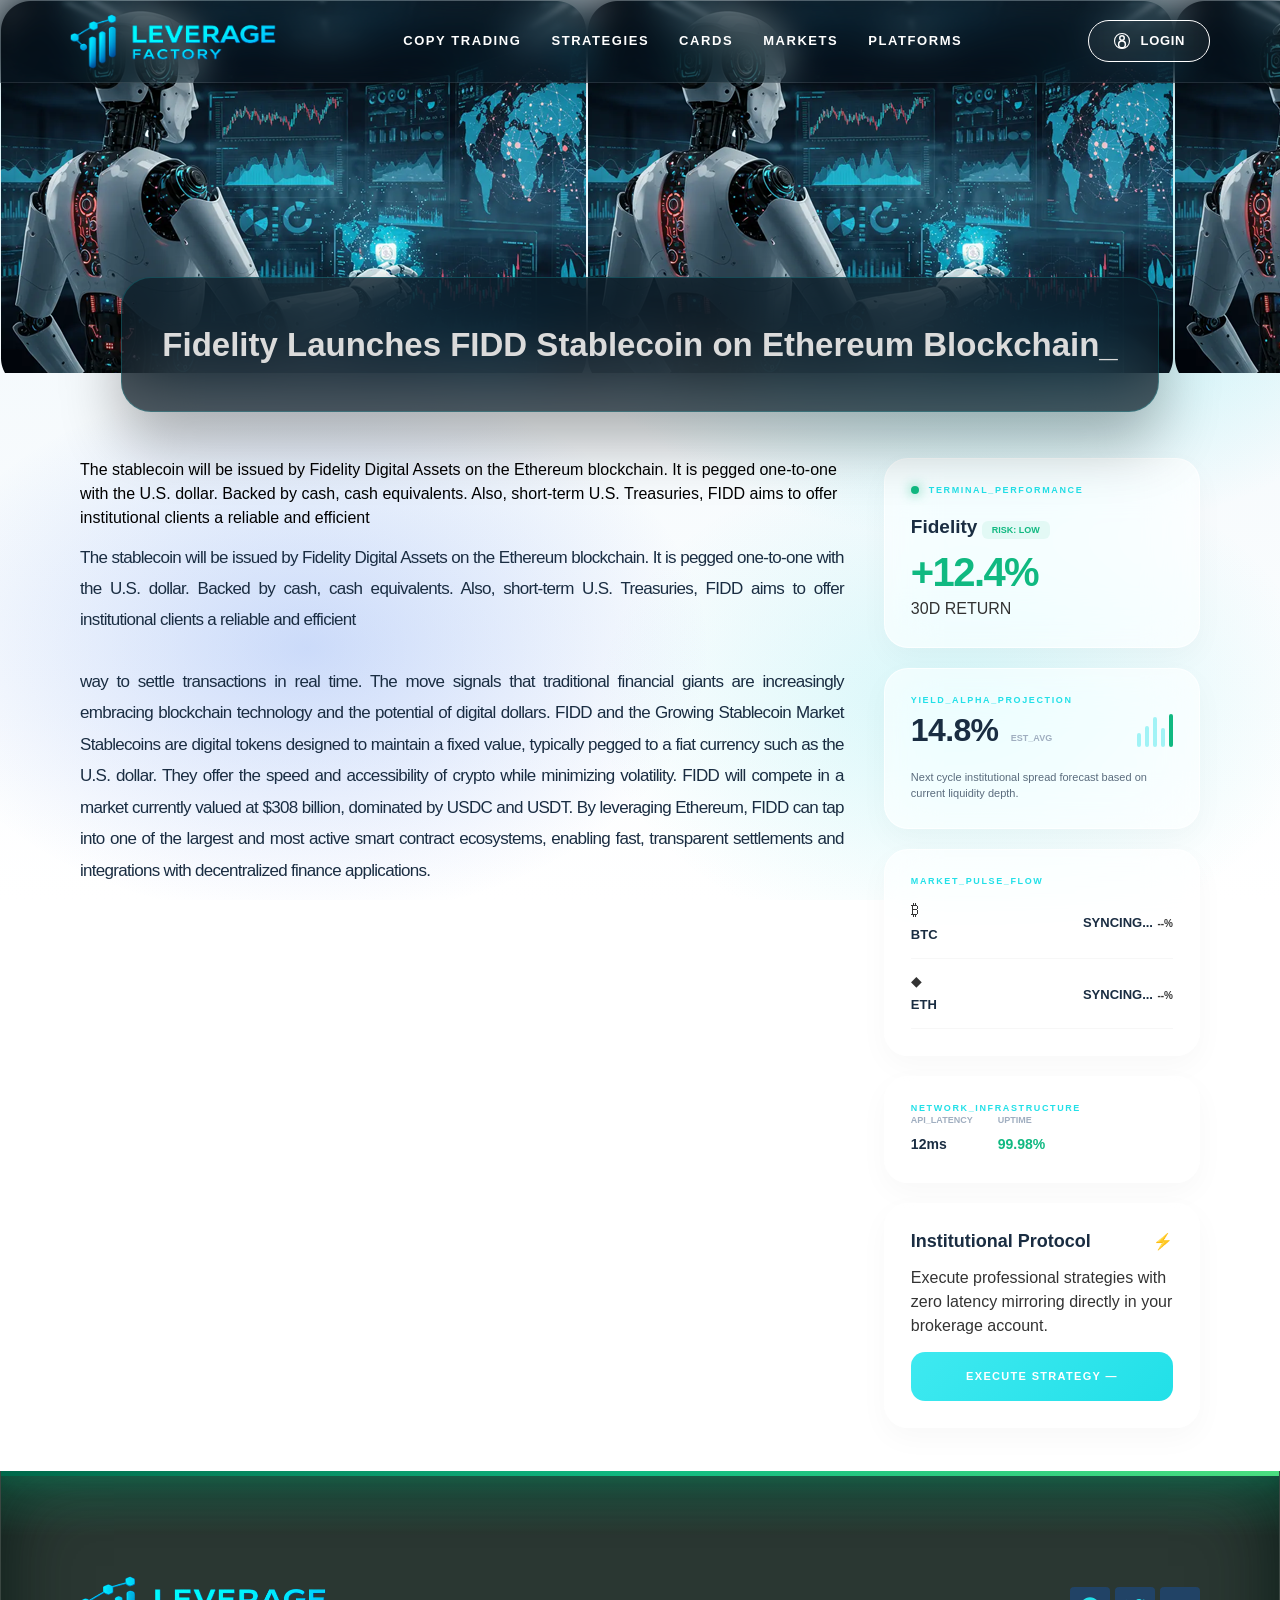
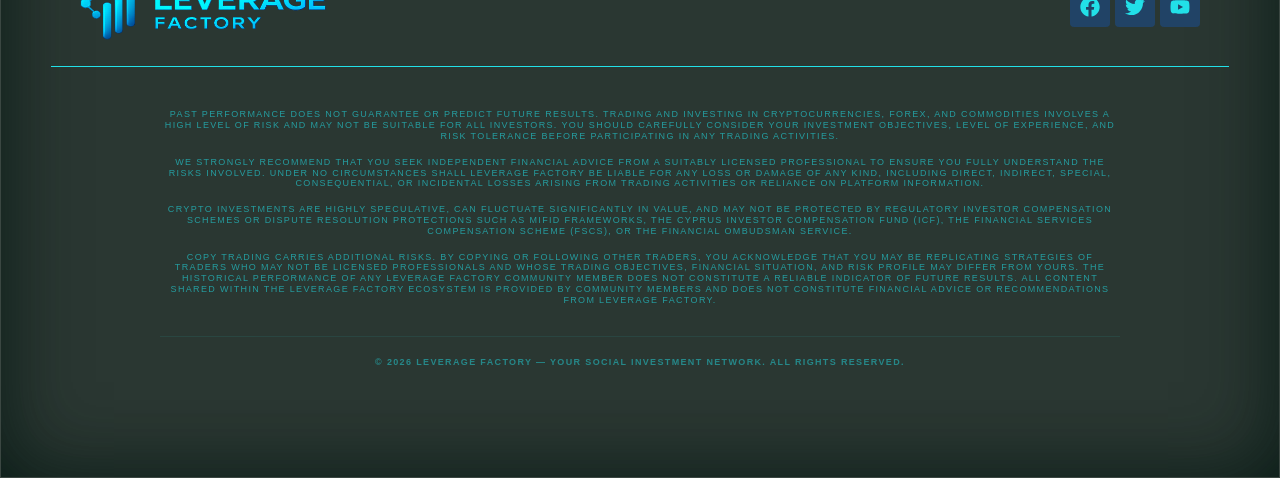
<file: fidelity-launches-fidd-stablecoin-on-ethereum-blockchain_/index.htm>
﻿<!doctype html>
<html lang="en-US">
<head>
	<meta charset="UTF-8">
	<meta name="viewport" content="width=device-width, initial-scale=1">
	<link rel="profile" href="https://gmpg.org/xfn/11">
	<meta name='robots' content='index, follow, max-image-preview:large, max-snippet:-1, max-video-preview:-1'>

	<!-- This site is optimized with the Yoast SEO plugin v26.9 - https://yoast.com/product/yoast-seo-wordpress/ -->
	<title>Fidelity Launches FIDD Stablecoin on Ethereum Blockchain_ - levfac.psyco.lol</title>
	<link rel="canonical" href="index.htm">
	<meta property="og:locale" content="en_US">
	<meta property="og:type" content="article">
	<meta property="og:title" content="Fidelity Launches FIDD Stablecoin on Ethereum Blockchain_ - levfac.psyco.lol">
	<meta property="og:description" content="The stablecoin will be issued by Fidelity Digital Assets on the Ethereum blockchain. It is pegged one-to-one with the U.S. dollar. Backed by cash, cash equivalents. Also, short-term U.S. Treasuries, FIDD aims to offer institutional clients a reliable and efficient ">
	<meta property="og:url" content="https://levfac.psyco.lol/fidelity-launches-fidd-stablecoin-on-ethereum-blockchain_/">
	<meta property="og:site_name" content="levfac.psyco.lol">
	<meta property="article:published_time" content="2026-02-10T10:38:29+00:00">
	<meta property="article:modified_time" content="2026-02-10T10:38:32+00:00">
	<meta property="og:image" content="http://levfac.psyco.lol/wp-content/uploads/2026/02/imagem_2026-02-10_073804687.png">
	<meta property="og:image:width" content="587">
	<meta property="og:image:height" content="390">
	<meta property="og:image:type" content="image/png">
	<meta name="author" content="admin@psyco.lol">
	<meta name="twitter:card" content="summary_large_image">
	<meta name="twitter:label1" content="Written by">
	<meta name="twitter:data1" content="admin@psyco.lol">
	<meta name="twitter:label2" content="Est. reading time">
	<meta name="twitter:data2" content="1 minute">
	<script type="application/ld+json" class="yoast-schema-graph">{"@context":"https://schema.org","@graph":[{"@type":"Article","@id":"https://levfac.psyco.lol/fidelity-launches-fidd-stablecoin-on-ethereum-blockchain_/#article","isPartOf":{"@id":"https://levfac.psyco.lol/fidelity-launches-fidd-stablecoin-on-ethereum-blockchain_/"},"author":{"name":"admin@psyco.lol","@id":"https://levfac.psyco.lol/#/schema/person/38fb33b5f46d93b738a1a09e60b9cfb0"},"headline":"Fidelity Launches FIDD Stablecoin on Ethereum Blockchain_","datePublished":"2026-02-10T10:38:29+00:00","dateModified":"2026-02-10T10:38:32+00:00","mainEntityOfPage":{"@id":"https://levfac.psyco.lol/fidelity-launches-fidd-stablecoin-on-ethereum-blockchain_/"},"wordCount":156,"commentCount":0,"publisher":{"@id":"https://levfac.psyco.lol/#organization"},"image":{"@id":"https://levfac.psyco.lol/fidelity-launches-fidd-stablecoin-on-ethereum-blockchain_/#primaryimage"},"thumbnailUrl":"https://levfac.psyco.lol/wp-content/uploads/2026/02/imagem_2026-02-10_073804687.png","inLanguage":"en-US","potentialAction":[{"@type":"CommentAction","name":"Comment","target":["https://levfac.psyco.lol/fidelity-launches-fidd-stablecoin-on-ethereum-blockchain_/#respond"]}]},{"@type":"WebPage","@id":"https://levfac.psyco.lol/fidelity-launches-fidd-stablecoin-on-ethereum-blockchain_/","url":"https://levfac.psyco.lol/fidelity-launches-fidd-stablecoin-on-ethereum-blockchain_/","name":"Fidelity Launches FIDD Stablecoin on Ethereum Blockchain_ - levfac.psyco.lol","isPartOf":{"@id":"https://levfac.psyco.lol/#website"},"primaryImageOfPage":{"@id":"https://levfac.psyco.lol/fidelity-launches-fidd-stablecoin-on-ethereum-blockchain_/#primaryimage"},"image":{"@id":"https://levfac.psyco.lol/fidelity-launches-fidd-stablecoin-on-ethereum-blockchain_/#primaryimage"},"thumbnailUrl":"https://levfac.psyco.lol/wp-content/uploads/2026/02/imagem_2026-02-10_073804687.png","datePublished":"2026-02-10T10:38:29+00:00","dateModified":"2026-02-10T10:38:32+00:00","breadcrumb":{"@id":"https://levfac.psyco.lol/fidelity-launches-fidd-stablecoin-on-ethereum-blockchain_/#breadcrumb"},"inLanguage":"en-US","potentialAction":[{"@type":"ReadAction","target":["https://levfac.psyco.lol/fidelity-launches-fidd-stablecoin-on-ethereum-blockchain_/"]}]},{"@type":"ImageObject","inLanguage":"en-US","@id":"https://levfac.psyco.lol/fidelity-launches-fidd-stablecoin-on-ethereum-blockchain_/#primaryimage","url":"https://levfac.psyco.lol/wp-content/uploads/2026/02/imagem_2026-02-10_073804687.png","contentUrl":"https://levfac.psyco.lol/wp-content/uploads/2026/02/imagem_2026-02-10_073804687.png","width":587,"height":390},{"@type":"BreadcrumbList","@id":"https://levfac.psyco.lol/fidelity-launches-fidd-stablecoin-on-ethereum-blockchain_/#breadcrumb","itemListElement":[{"@type":"ListItem","position":1,"name":"Home","item":"https://levfac.psyco.lol/"},{"@type":"ListItem","position":2,"name":"Fidelity Launches FIDD Stablecoin on Ethereum Blockchain_"}]},{"@type":"WebSite","@id":"https://levfac.psyco.lol/#website","url":"https://levfac.psyco.lol/","name":"Leverage Factory - Institutional Intelligence. Precision Execution.","description":"","publisher":{"@id":"https://levfac.psyco.lol/#organization"},"potentialAction":[{"@type":"SearchAction","target":{"@type":"EntryPoint","urlTemplate":"https://levfac.psyco.lol/?s={search_term_string}"},"query-input":{"@type":"PropertyValueSpecification","valueRequired":true,"valueName":"search_term_string"}}],"inLanguage":"en-US"},{"@type":"Organization","@id":"https://levfac.psyco.lol/#organization","name":"Leverage Factory","url":"https://levfac.psyco.lol/","logo":{"@type":"ImageObject","inLanguage":"en-US","@id":"https://levfac.psyco.lol/#/schema/logo/image/","url":"http://levfac.psyco.lol/wp-content/uploads/2026/02/imagem_2026-02-10_073552936.png","contentUrl":"http://levfac.psyco.lol/wp-content/uploads/2026/02/imagem_2026-02-10_073552936.png","width":983,"height":291,"caption":"Leverage Factory"},"image":{"@id":"https://levfac.psyco.lol/#/schema/logo/image/"}},{"@type":"Person","@id":"https://levfac.psyco.lol/#/schema/person/38fb33b5f46d93b738a1a09e60b9cfb0","name":"admin@psyco.lol","image":{"@type":"ImageObject","inLanguage":"en-US","@id":"https://levfac.psyco.lol/#/schema/person/image/","url":"https://secure.gravatar.com/avatar/c1495861a6126b538cce38954df23415c5b1cdaacfa7c9ce20ed9003b811af12?s=96&d=mm&r=g","contentUrl":"https://secure.gravatar.com/avatar/c1495861a6126b538cce38954df23415c5b1cdaacfa7c9ce20ed9003b811af12?s=96&d=mm&r=g","caption":"admin@psyco.lol"},"sameAs":["http://levfac.psyco.lol"],"url":"https://levfac.psyco.lol/author/adminpsyco-lol/"}]}</script>
	<!-- / Yoast SEO plugin. -->


<link rel="alternate" type="application/rss+xml" title="levfac.psyco.lol &raquo; Feed" href="../feed/index.htm">
<link rel="alternate" type="application/rss+xml" title="levfac.psyco.lol &raquo; Comments Feed" href="../comments/feed/index.htm">
<link rel="alternate" type="application/rss+xml" title="levfac.psyco.lol &raquo; Fidelity Launches FIDD Stablecoin on Ethereum Blockchain_ Comments Feed" href="feed/index.htm">
<link rel="alternate" title="oEmbed (JSON)" type="application/json+oembed" href="../wp-json/oembed/1.0/embed-2?url=https%3A%2F%2Flevfac.psyco.lol%2Ffidelity-launches-fidd-stablecoin-on-ethereum-blockchain_%2F">
<link rel="alternate" title="oEmbed (XML)" type="text/xml+oembed" href="../wp-json/oembed/1.0/embed-3?url=https%3A%2F%2Flevfac.psyco.lol%2Ffidelity-launches-fidd-stablecoin-on-ethereum-blockchain_%2F&#038;format=xml">
<style id='wp-img-auto-sizes-contain-inline-css'>
img:is([sizes=auto i],[sizes^="auto," i]){contain-intrinsic-size:3000px 1500px}
/*# sourceURL=wp-img-auto-sizes-contain-inline-css */
</style>

<style id='wp-emoji-styles-inline-css'>

	img.wp-smiley, img.emoji {
		display: inline !important;
		border: none !important;
		box-shadow: none !important;
		height: 1em !important;
		width: 1em !important;
		margin: 0 0.07em !important;
		vertical-align: -0.1em !important;
		background: none !important;
		padding: 0 !important;
	}
/*# sourceURL=wp-emoji-styles-inline-css */
</style>
<link rel='stylesheet' id='wp-block-library-css' href='../wp-includes/css/dist/block-library/style.min.css?ver=6.9.1' media='all'>
<style id='safe-svg-svg-icon-style-inline-css'>
.safe-svg-cover{text-align:center}.safe-svg-cover .safe-svg-inside{display:inline-block;max-width:100%}.safe-svg-cover svg{fill:currentColor;height:100%;max-height:100%;max-width:100%;width:100%}

/*# sourceURL=https://levfac.psyco.lol/wp-content/plugins/safe-svg/dist/safe-svg-block-frontend.css */
</style>
<style id='global-styles-inline-css'>
:root{--wp--preset--aspect-ratio--square: 1;--wp--preset--aspect-ratio--4-3: 4/3;--wp--preset--aspect-ratio--3-4: 3/4;--wp--preset--aspect-ratio--3-2: 3/2;--wp--preset--aspect-ratio--2-3: 2/3;--wp--preset--aspect-ratio--16-9: 16/9;--wp--preset--aspect-ratio--9-16: 9/16;--wp--preset--color--black: #000000;--wp--preset--color--cyan-bluish-gray: #abb8c3;--wp--preset--color--white: #ffffff;--wp--preset--color--pale-pink: #f78da7;--wp--preset--color--vivid-red: #cf2e2e;--wp--preset--color--luminous-vivid-orange: #ff6900;--wp--preset--color--luminous-vivid-amber: #fcb900;--wp--preset--color--light-green-cyan: #7bdcb5;--wp--preset--color--vivid-green-cyan: #00d084;--wp--preset--color--pale-cyan-blue: #8ed1fc;--wp--preset--color--vivid-cyan-blue: #0693e3;--wp--preset--color--vivid-purple: #9b51e0;--wp--preset--gradient--vivid-cyan-blue-to-vivid-purple: linear-gradient(135deg,rgb(6,147,227) 0%,rgb(155,81,224) 100%);--wp--preset--gradient--light-green-cyan-to-vivid-green-cyan: linear-gradient(135deg,rgb(122,220,180) 0%,rgb(0,208,130) 100%);--wp--preset--gradient--luminous-vivid-amber-to-luminous-vivid-orange: linear-gradient(135deg,rgb(252,185,0) 0%,rgb(255,105,0) 100%);--wp--preset--gradient--luminous-vivid-orange-to-vivid-red: linear-gradient(135deg,rgb(255,105,0) 0%,rgb(207,46,46) 100%);--wp--preset--gradient--very-light-gray-to-cyan-bluish-gray: linear-gradient(135deg,rgb(238,238,238) 0%,rgb(169,184,195) 100%);--wp--preset--gradient--cool-to-warm-spectrum: linear-gradient(135deg,rgb(74,234,220) 0%,rgb(151,120,209) 20%,rgb(207,42,186) 40%,rgb(238,44,130) 60%,rgb(251,105,98) 80%,rgb(254,248,76) 100%);--wp--preset--gradient--blush-light-purple: linear-gradient(135deg,rgb(255,206,236) 0%,rgb(152,150,240) 100%);--wp--preset--gradient--blush-bordeaux: linear-gradient(135deg,rgb(254,205,165) 0%,rgb(254,45,45) 50%,rgb(107,0,62) 100%);--wp--preset--gradient--luminous-dusk: linear-gradient(135deg,rgb(255,203,112) 0%,rgb(199,81,192) 50%,rgb(65,88,208) 100%);--wp--preset--gradient--pale-ocean: linear-gradient(135deg,rgb(255,245,203) 0%,rgb(182,227,212) 50%,rgb(51,167,181) 100%);--wp--preset--gradient--electric-grass: linear-gradient(135deg,rgb(202,248,128) 0%,rgb(113,206,126) 100%);--wp--preset--gradient--midnight: linear-gradient(135deg,rgb(2,3,129) 0%,rgb(40,116,252) 100%);--wp--preset--font-size--small: 13px;--wp--preset--font-size--medium: 20px;--wp--preset--font-size--large: 36px;--wp--preset--font-size--x-large: 42px;--wp--preset--spacing--20: 0.44rem;--wp--preset--spacing--30: 0.67rem;--wp--preset--spacing--40: 1rem;--wp--preset--spacing--50: 1.5rem;--wp--preset--spacing--60: 2.25rem;--wp--preset--spacing--70: 3.38rem;--wp--preset--spacing--80: 5.06rem;--wp--preset--shadow--natural: 6px 6px 9px rgba(0, 0, 0, 0.2);--wp--preset--shadow--deep: 12px 12px 50px rgba(0, 0, 0, 0.4);--wp--preset--shadow--sharp: 6px 6px 0px rgba(0, 0, 0, 0.2);--wp--preset--shadow--outlined: 6px 6px 0px -3px rgb(255, 255, 255), 6px 6px rgb(0, 0, 0);--wp--preset--shadow--crisp: 6px 6px 0px rgb(0, 0, 0);}:root { --wp--style--global--content-size: 800px;--wp--style--global--wide-size: 1200px; }:where(body) { margin: 0; }.wp-site-blocks > .alignleft { float: left; margin-right: 2em; }.wp-site-blocks > .alignright { float: right; margin-left: 2em; }.wp-site-blocks > .aligncenter { justify-content: center; margin-left: auto; margin-right: auto; }:where(.wp-site-blocks) > * { margin-block-start: 24px; margin-block-end: 0; }:where(.wp-site-blocks) > :first-child { margin-block-start: 0; }:where(.wp-site-blocks) > :last-child { margin-block-end: 0; }:root { --wp--style--block-gap: 24px; }:root :where(.is-layout-flow) > :first-child{margin-block-start: 0;}:root :where(.is-layout-flow) > :last-child{margin-block-end: 0;}:root :where(.is-layout-flow) > *{margin-block-start: 24px;margin-block-end: 0;}:root :where(.is-layout-constrained) > :first-child{margin-block-start: 0;}:root :where(.is-layout-constrained) > :last-child{margin-block-end: 0;}:root :where(.is-layout-constrained) > *{margin-block-start: 24px;margin-block-end: 0;}:root :where(.is-layout-flex){gap: 24px;}:root :where(.is-layout-grid){gap: 24px;}.is-layout-flow > .alignleft{float: left;margin-inline-start: 0;margin-inline-end: 2em;}.is-layout-flow > .alignright{float: right;margin-inline-start: 2em;margin-inline-end: 0;}.is-layout-flow > .aligncenter{margin-left: auto !important;margin-right: auto !important;}.is-layout-constrained > .alignleft{float: left;margin-inline-start: 0;margin-inline-end: 2em;}.is-layout-constrained > .alignright{float: right;margin-inline-start: 2em;margin-inline-end: 0;}.is-layout-constrained > .aligncenter{margin-left: auto !important;margin-right: auto !important;}.is-layout-constrained > :where(:not(.alignleft):not(.alignright):not(.alignfull)){max-width: var(--wp--style--global--content-size);margin-left: auto !important;margin-right: auto !important;}.is-layout-constrained > .alignwide{max-width: var(--wp--style--global--wide-size);}body .is-layout-flex{display: flex;}.is-layout-flex{flex-wrap: wrap;align-items: center;}.is-layout-flex > :is(*, div){margin: 0;}body .is-layout-grid{display: grid;}.is-layout-grid > :is(*, div){margin: 0;}body{padding-top: 0px;padding-right: 0px;padding-bottom: 0px;padding-left: 0px;}a:where(:not(.wp-element-button)){text-decoration: underline;}:root :where(.wp-element-button, .wp-block-button__link){background-color: #32373c;border-width: 0;color: #fff;font-family: inherit;font-size: inherit;font-style: inherit;font-weight: inherit;letter-spacing: inherit;line-height: inherit;padding-top: calc(0.667em + 2px);padding-right: calc(1.333em + 2px);padding-bottom: calc(0.667em + 2px);padding-left: calc(1.333em + 2px);text-decoration: none;text-transform: inherit;}.has-black-color{color: var(--wp--preset--color--black) !important;}.has-cyan-bluish-gray-color{color: var(--wp--preset--color--cyan-bluish-gray) !important;}.has-white-color{color: var(--wp--preset--color--white) !important;}.has-pale-pink-color{color: var(--wp--preset--color--pale-pink) !important;}.has-vivid-red-color{color: var(--wp--preset--color--vivid-red) !important;}.has-luminous-vivid-orange-color{color: var(--wp--preset--color--luminous-vivid-orange) !important;}.has-luminous-vivid-amber-color{color: var(--wp--preset--color--luminous-vivid-amber) !important;}.has-light-green-cyan-color{color: var(--wp--preset--color--light-green-cyan) !important;}.has-vivid-green-cyan-color{color: var(--wp--preset--color--vivid-green-cyan) !important;}.has-pale-cyan-blue-color{color: var(--wp--preset--color--pale-cyan-blue) !important;}.has-vivid-cyan-blue-color{color: var(--wp--preset--color--vivid-cyan-blue) !important;}.has-vivid-purple-color{color: var(--wp--preset--color--vivid-purple) !important;}.has-black-background-color{background-color: var(--wp--preset--color--black) !important;}.has-cyan-bluish-gray-background-color{background-color: var(--wp--preset--color--cyan-bluish-gray) !important;}.has-white-background-color{background-color: var(--wp--preset--color--white) !important;}.has-pale-pink-background-color{background-color: var(--wp--preset--color--pale-pink) !important;}.has-vivid-red-background-color{background-color: var(--wp--preset--color--vivid-red) !important;}.has-luminous-vivid-orange-background-color{background-color: var(--wp--preset--color--luminous-vivid-orange) !important;}.has-luminous-vivid-amber-background-color{background-color: var(--wp--preset--color--luminous-vivid-amber) !important;}.has-light-green-cyan-background-color{background-color: var(--wp--preset--color--light-green-cyan) !important;}.has-vivid-green-cyan-background-color{background-color: var(--wp--preset--color--vivid-green-cyan) !important;}.has-pale-cyan-blue-background-color{background-color: var(--wp--preset--color--pale-cyan-blue) !important;}.has-vivid-cyan-blue-background-color{background-color: var(--wp--preset--color--vivid-cyan-blue) !important;}.has-vivid-purple-background-color{background-color: var(--wp--preset--color--vivid-purple) !important;}.has-black-border-color{border-color: var(--wp--preset--color--black) !important;}.has-cyan-bluish-gray-border-color{border-color: var(--wp--preset--color--cyan-bluish-gray) !important;}.has-white-border-color{border-color: var(--wp--preset--color--white) !important;}.has-pale-pink-border-color{border-color: var(--wp--preset--color--pale-pink) !important;}.has-vivid-red-border-color{border-color: var(--wp--preset--color--vivid-red) !important;}.has-luminous-vivid-orange-border-color{border-color: var(--wp--preset--color--luminous-vivid-orange) !important;}.has-luminous-vivid-amber-border-color{border-color: var(--wp--preset--color--luminous-vivid-amber) !important;}.has-light-green-cyan-border-color{border-color: var(--wp--preset--color--light-green-cyan) !important;}.has-vivid-green-cyan-border-color{border-color: var(--wp--preset--color--vivid-green-cyan) !important;}.has-pale-cyan-blue-border-color{border-color: var(--wp--preset--color--pale-cyan-blue) !important;}.has-vivid-cyan-blue-border-color{border-color: var(--wp--preset--color--vivid-cyan-blue) !important;}.has-vivid-purple-border-color{border-color: var(--wp--preset--color--vivid-purple) !important;}.has-vivid-cyan-blue-to-vivid-purple-gradient-background{background: var(--wp--preset--gradient--vivid-cyan-blue-to-vivid-purple) !important;}.has-light-green-cyan-to-vivid-green-cyan-gradient-background{background: var(--wp--preset--gradient--light-green-cyan-to-vivid-green-cyan) !important;}.has-luminous-vivid-amber-to-luminous-vivid-orange-gradient-background{background: var(--wp--preset--gradient--luminous-vivid-amber-to-luminous-vivid-orange) !important;}.has-luminous-vivid-orange-to-vivid-red-gradient-background{background: var(--wp--preset--gradient--luminous-vivid-orange-to-vivid-red) !important;}.has-very-light-gray-to-cyan-bluish-gray-gradient-background{background: var(--wp--preset--gradient--very-light-gray-to-cyan-bluish-gray) !important;}.has-cool-to-warm-spectrum-gradient-background{background: var(--wp--preset--gradient--cool-to-warm-spectrum) !important;}.has-blush-light-purple-gradient-background{background: var(--wp--preset--gradient--blush-light-purple) !important;}.has-blush-bordeaux-gradient-background{background: var(--wp--preset--gradient--blush-bordeaux) !important;}.has-luminous-dusk-gradient-background{background: var(--wp--preset--gradient--luminous-dusk) !important;}.has-pale-ocean-gradient-background{background: var(--wp--preset--gradient--pale-ocean) !important;}.has-electric-grass-gradient-background{background: var(--wp--preset--gradient--electric-grass) !important;}.has-midnight-gradient-background{background: var(--wp--preset--gradient--midnight) !important;}.has-small-font-size{font-size: var(--wp--preset--font-size--small) !important;}.has-medium-font-size{font-size: var(--wp--preset--font-size--medium) !important;}.has-large-font-size{font-size: var(--wp--preset--font-size--large) !important;}.has-x-large-font-size{font-size: var(--wp--preset--font-size--x-large) !important;}
:root :where(.wp-block-pullquote){font-size: 1.5em;line-height: 1.6;}
/*# sourceURL=global-styles-inline-css */
</style>
<link rel='stylesheet' id='hostinger-reach-subscription-block-css' href='../wp-content/plugins/hostinger-reach/frontend/dist/blocks/subscription.css?ver=1770669312' media='all'>
<link rel='stylesheet' id='hello-elementor-css' href='../wp-content/themes/hello-elementor/assets/css/reset.css?ver=3.4.6' media='all'>
<link rel='stylesheet' id='hello-elementor-theme-style-css' href='../wp-content/themes/hello-elementor/assets/css/theme.css?ver=3.4.6' media='all'>
<link rel='stylesheet' id='hello-elementor-header-footer-css' href='../wp-content/themes/hello-elementor/assets/css/header-footer.css?ver=3.4.6' media='all'>
<link rel='stylesheet' id='elementor-frontend-css' href='../wp-content/plugins/elementor/assets/css/frontend.min.css?ver=3.35.3' media='all'>
<style id='elementor-frontend-inline-css'>
.elementor-371 .elementor-element.elementor-element-c2e5673:not(.elementor-motion-effects-element-type-background), .elementor-371 .elementor-element.elementor-element-c2e5673 > .elementor-motion-effects-container > .elementor-motion-effects-layer{background-image:url("../wp-content/uploads/2026/02/imagem_2026-02-10_073804687.png");}
/*# sourceURL=elementor-frontend-inline-css */
</style>
<link rel='stylesheet' id='elementor-post-6-css' href='../wp-content/uploads/elementor/css/post-6.css?ver=1770721473' media='all'>
<link rel='stylesheet' id='widget-image-css' href='../wp-content/plugins/elementor/assets/css/widget-image.min.css?ver=3.35.3' media='all'>
<link rel='stylesheet' id='widget-nav-menu-css' href='../wp-content/plugins/elementor-pro/assets/css/widget-nav-menu.min.css?ver=3.35.0' media='all'>
<link rel='stylesheet' id='widget-social-icons-css' href='../wp-content/plugins/elementor/assets/css/widget-social-icons.min.css?ver=3.35.3' media='all'>
<link rel='stylesheet' id='e-apple-webkit-css' href='../wp-content/plugins/elementor/assets/css/conditionals/apple-webkit.min.css?ver=3.35.3' media='all'>
<link rel='stylesheet' id='widget-divider-css' href='../wp-content/plugins/elementor/assets/css/widget-divider.min.css?ver=3.35.3' media='all'>
<link rel='stylesheet' id='widget-heading-css' href='../wp-content/plugins/elementor/assets/css/widget-heading.min.css?ver=3.35.3' media='all'>
<link rel='stylesheet' id='elementor-post-401-css' href='../wp-content/uploads/elementor/css/post-401.css?ver=1770721930' media='all'>
<link rel='stylesheet' id='elementor-post-321-css' href='../wp-content/uploads/elementor/css/post-321.css?ver=1770721474' media='all'>
<link rel='stylesheet' id='elementor-post-371-css' href='../wp-content/uploads/elementor/css/post-371.css?ver=1770721797' media='all'>
<link rel='stylesheet' id='elementor-gf-roboto-css' href='../css?family=Roboto:100,100italic,200,200italic,300,300italic,400,400italic,500,500italic,600,600italic,700,700italic,800,800italic,900,900italic&#038;display=swap' media='all'>
<link rel='stylesheet' id='elementor-gf-robotoslab-css' href='../css-1?family=Roboto+Slab:100,100italic,200,200italic,300,300italic,400,400italic,500,500italic,600,600italic,700,700italic,800,800italic,900,900italic&#038;display=swap' media='all'>
<link rel='stylesheet' id='elementor-gf-inter-css' href='../css-2?family=Inter:100,100italic,200,200italic,300,300italic,400,400italic,500,500italic,600,600italic,700,700italic,800,800italic,900,900italic&#038;display=swap' media='all'>
<script src="../wp-includes/js/jquery/jquery.min.js?ver=3.7.1" id="jquery-core-js"></script>
<script src="../wp-includes/js/jquery/jquery-migrate.min.js?ver=3.4.1" id="jquery-migrate-js"></script>
<link rel="https://api.w.org/" href="../wp-json/index.htm"><link rel="alternate" title="JSON" type="application/json" href="../wp-json/wp/v2/posts/419"><link rel="EditURI" type="application/rsd+xml" title="RSD" href="../xmlrpc.php?rsd">
<meta name="generator" content="WordPress 6.9.1">
<link rel='shortlink' href='index.htm?p=419'>
<meta name="description" content="The stablecoin will be issued by Fidelity Digital Assets on the Ethereum blockchain. It is pegged one-to-one with the U.S. dollar. Backed by cash, cash equivalents. Also, short-term U.S. Treasuries, FIDD aims to offer institutional clients a reliable and efficient ">
<meta name="generator" content="Elementor 3.35.3; features: e_font_icon_svg, additional_custom_breakpoints; settings: css_print_method-external, google_font-enabled, font_display-swap">
			<style>
				.e-con.e-parent:nth-of-type(n+4):not(.e-lazyloaded):not(.e-no-lazyload),
				.e-con.e-parent:nth-of-type(n+4):not(.e-lazyloaded):not(.e-no-lazyload) * {
					background-image: none !important;
				}
				@media screen and (max-height: 1024px) {
					.e-con.e-parent:nth-of-type(n+3):not(.e-lazyloaded):not(.e-no-lazyload),
					.e-con.e-parent:nth-of-type(n+3):not(.e-lazyloaded):not(.e-no-lazyload) * {
						background-image: none !important;
					}
				}
				@media screen and (max-height: 640px) {
					.e-con.e-parent:nth-of-type(n+2):not(.e-lazyloaded):not(.e-no-lazyload),
					.e-con.e-parent:nth-of-type(n+2):not(.e-lazyloaded):not(.e-no-lazyload) * {
						background-image: none !important;
					}
				}
			</style>
			<link rel="icon" href="../wp-content/uploads/2026/02/favico-150x150.png" sizes="32x32">
<link rel="icon" href="../wp-content/uploads/2026/02/favico-300x300.png" sizes="192x192">
<link rel="apple-touch-icon" href="../wp-content/uploads/2026/02/favico-300x300.png">
<meta name="msapplication-TileImage" content="https://levfac.psyco.lol/wp-content/uploads/2026/02/favico-300x300.png">
</head>
<body class="wp-singular post-template-default single single-post postid-419 single-format-standard wp-custom-logo wp-embed-responsive wp-theme-hello-elementor hello-elementor-default elementor-default elementor-kit-6 elementor-page-371">


<a class="skip-link screen-reader-text" href="#content">Skip to content</a>

		<header data-elementor-type="header" data-elementor-id="401" class="elementor elementor-401 elementor-location-header" data-elementor-post-type="elementor_library">
			<div class="elementor-element elementor-element-b9194bb e-flex e-con-boxed e-con e-parent" data-id="b9194bb" data-element_type="container" data-e-type="container" data-settings="{&quot;background_background&quot;:&quot;classic&quot;}">
					<div class="e-con-inner">
				<div class="elementor-element elementor-element-8e6c35c elementor-widget elementor-widget-theme-site-logo elementor-widget-image" data-id="8e6c35c" data-element_type="widget" data-e-type="widget" data-widget_type="theme-site-logo.default">
											<a href="../index.htm">
			<img fetchpriority="high" width="983" height="291" src="../wp-content/uploads/2026/02/logo.png" class="attachment-full size-full wp-image-66" alt="" srcset="../wp-content/uploads/2026/02/logo.png 983w, ../wp-content/uploads/2026/02/logo-300x89.png 300w, ../wp-content/uploads/2026/02/logo-768x227.png 768w" sizes="(max-width: 983px) 100vw, 983px">				</a>
											</div>
				<div class="elementor-element elementor-element-bd79db1 elementor-hidden-tablet elementor-hidden-mobile elementor-nav-menu--dropdown-tablet elementor-nav-menu__text-align-aside elementor-nav-menu--toggle elementor-nav-menu--burger elementor-widget elementor-widget-nav-menu" data-id="bd79db1" data-element_type="widget" data-e-type="widget" data-settings="{&quot;layout&quot;:&quot;horizontal&quot;,&quot;submenu_icon&quot;:{&quot;value&quot;:&quot;&lt;svg aria-hidden=\&quot;true\&quot; class=\&quot;e-font-icon-svg e-fas-caret-down\&quot; viewBox=\&quot;0 0 320 512\&quot; xmlns=\&quot;http:\/\/www.w3.org\/2000\/svg\&quot;&gt;&lt;path d=\&quot;M31.3 192h257.3c17.8 0 26.7 21.5 14.1 34.1L174.1 354.8c-7.8 7.8-20.5 7.8-28.3 0L17.2 226.1C4.6 213.5 13.5 192 31.3 192z\&quot;&gt;&lt;\/path&gt;&lt;\/svg&gt;&quot;,&quot;library&quot;:&quot;fa-solid&quot;},&quot;toggle&quot;:&quot;burger&quot;}" data-widget_type="nav-menu.default">
								<nav aria-label="Menu" class="elementor-nav-menu--main elementor-nav-menu__container elementor-nav-menu--layout-horizontal e--pointer-none">
				<ul id="menu-1-bd79db1" class="elementor-nav-menu"><li class="menu-item menu-item-type-custom menu-item-object-custom menu-item-361"><a href="#copy" class="elementor-item elementor-item-anchor">Copy Trading</a></li>
<li class="menu-item menu-item-type-custom menu-item-object-custom menu-item-362"><a href="#strategies" class="elementor-item elementor-item-anchor">Strategies</a></li>
<li class="menu-item menu-item-type-custom menu-item-object-custom menu-item-363"><a href="#cards" class="elementor-item elementor-item-anchor">Cards</a></li>
<li class="menu-item menu-item-type-custom menu-item-object-custom menu-item-364"><a href="#markets" class="elementor-item elementor-item-anchor">Markets</a></li>
<li class="menu-item menu-item-type-custom menu-item-object-custom menu-item-365"><a href="#platforms" class="elementor-item elementor-item-anchor">Platforms</a></li>
</ul>			</nav>
					<div class="elementor-menu-toggle" role="button" tabindex="0" aria-label="Menu Toggle" aria-expanded="false">
			<svg aria-hidden="true" role="presentation" class="elementor-menu-toggle__icon--open e-font-icon-svg e-eicon-menu-bar" viewbox="0 0 1000 1000" xmlns="http://www.w3.org/2000/svg"><path d="M104 333H896C929 333 958 304 958 271S929 208 896 208H104C71 208 42 237 42 271S71 333 104 333ZM104 583H896C929 583 958 554 958 521S929 458 896 458H104C71 458 42 487 42 521S71 583 104 583ZM104 833H896C929 833 958 804 958 771S929 708 896 708H104C71 708 42 737 42 771S71 833 104 833Z"></path></svg><svg aria-hidden="true" role="presentation" class="elementor-menu-toggle__icon--close e-font-icon-svg e-eicon-close" viewbox="0 0 1000 1000" xmlns="http://www.w3.org/2000/svg"><path d="M742 167L500 408 258 167C246 154 233 150 217 150 196 150 179 158 167 167 154 179 150 196 150 212 150 229 154 242 171 254L408 500 167 742C138 771 138 800 167 829 196 858 225 858 254 829L496 587 738 829C750 842 767 846 783 846 800 846 817 842 829 829 842 817 846 804 846 783 846 767 842 750 829 737L588 500 833 258C863 229 863 200 833 171 804 137 775 137 742 167Z"></path></svg>		</div>
					<nav class="elementor-nav-menu--dropdown elementor-nav-menu__container" aria-hidden="true">
				<ul id="menu-2-bd79db1" class="elementor-nav-menu"><li class="menu-item menu-item-type-custom menu-item-object-custom menu-item-361"><a href="#copy" class="elementor-item elementor-item-anchor" tabindex="-1">Copy Trading</a></li>
<li class="menu-item menu-item-type-custom menu-item-object-custom menu-item-362"><a href="#strategies" class="elementor-item elementor-item-anchor" tabindex="-1">Strategies</a></li>
<li class="menu-item menu-item-type-custom menu-item-object-custom menu-item-363"><a href="#cards" class="elementor-item elementor-item-anchor" tabindex="-1">Cards</a></li>
<li class="menu-item menu-item-type-custom menu-item-object-custom menu-item-364"><a href="#markets" class="elementor-item elementor-item-anchor" tabindex="-1">Markets</a></li>
<li class="menu-item menu-item-type-custom menu-item-object-custom menu-item-365"><a href="#platforms" class="elementor-item elementor-item-anchor" tabindex="-1">Platforms</a></li>
</ul>			</nav>
						</div>
				<div class="elementor-element elementor-element-dcef9bd elementor-widget elementor-widget-html" data-id="dcef9bd" data-element_type="widget" data-e-type="widget" data-widget_type="html.default">
					<a href="https://leveragefactory.ai/login.php" class="lf-login-btn">
  <svg class="lf-login-icon" viewbox="0 0 24 24" fill="none" xmlns="http://www.w3.org/2000/svg">
    <path d="M12 11C13.6569 11 15 9.65685 15 8C15 6.34315 13.6569 5 12 5C10.3431 5 9 6.34315 9 8C9 9.65685 10.3431 11 12 11Z" stroke="currentColor" stroke-width="2" stroke-linecap="round" stroke-linejoin="round"></path>
    <path d="M12 21C14.5 21 16.5 19 16.5 16.5C16.5 14 14.5 12 12 12C9.5 12 7.5 14 7.5 16.5C7.5 19 9.5 21 12 21Z" stroke="currentColor" stroke-width="2" stroke-linecap="round" stroke-linejoin="round"></path>
    <path d="M12 22C17.5228 22 22 17.5228 22 12C22 6.47715 17.5228 2 12 2C6.47715 2 2 6.47715 2 12C2 17.5228 6.47715 22 12 22Z" stroke="currentColor" stroke-width="1.5"></path>
  </svg>
  Login
</a>

<style>
/* ESTILO DO BOTÃO DE LOGIN */
.lf-login-btn {
    display: inline-flex;
    align-items: center;
    gap: 10px;
    padding: 10px 24px;
    background: rgba(255, 255, 255, 0.05); /* Vidro sutil */
    backdrop-filter: blur(10px);
    -webkit-backdrop-filter: blur(10px);
    border: 1px solid rgba(34, 224, 232, 0.2); /* Borda ciano fina */
    border-radius: 100px; /* Pill shape */
 /* Cor Midnight Blue para contraste */
    font-family: 'Inter', sans-serif;
    font-size: 13px;
    font-weight: 700;
    text-transform: uppercase;
    letter-spacing: 0.05em;
    text-decoration: none;
    transition: all 0.4s cubic-bezier(0.16, 1, 0.3, 1);
}

.lf-login-icon {
    width: 18px;
    height: 18px;
    color: #22E0E8; /* Ciano da marca */
    transition: transform 0.4s ease;
}

/* INTERAÇÃO: ACENDE NO HOVER */
.lf-login-btn:hover {
    background: rgba(34, 224, 232, 0.1);
    border-color: #22E0E8;
    transform: translateY(-2px);
    box-shadow: 0 8px 20px rgba(34, 224, 232, 0.15);
}

.lf-login-btn:hover .lf-login-icon {
    transform: scale(1.1) rotate(-5deg);
}
</style>				</div>
					</div>
				</div>
				</header>
				<div data-elementor-type="single-post" data-elementor-id="371" class="elementor elementor-371 elementor-location-single post-419 post type-post status-publish format-standard has-post-thumbnail hentry category-uncategorized" data-elementor-post-type="elementor_library">
			<div class="elementor-element elementor-element-c2e5673 e-con-full e-flex e-con e-parent" data-id="c2e5673" data-element_type="container" data-e-type="container" data-settings="{&quot;background_background&quot;:&quot;classic&quot;}">
				</div>
		<div class="elementor-element elementor-element-25428a0 e-flex e-con-boxed e-con e-parent" data-id="25428a0" data-element_type="container" data-e-type="container">
					<div class="e-con-inner">
				<div class="elementor-element elementor-element-9551d91 lf-post-header-card elementor-widget elementor-widget-theme-post-title elementor-page-title elementor-widget-heading" data-id="9551d91" data-element_type="widget" data-e-type="widget" data-widget_type="theme-post-title.default">
					<h1 class="elementor-heading-title elementor-size-default">Fidelity Launches FIDD Stablecoin on Ethereum Blockchain_</h1>				</div>
					</div>
				</div>
		<div class="elementor-element elementor-element-711a81b e-flex e-con-boxed e-con e-parent" data-id="711a81b" data-element_type="container" data-e-type="container">
					<div class="e-con-inner">
		<div class="elementor-element elementor-element-1b8dd16 e-con-full e-flex e-con e-child" data-id="1b8dd16" data-element_type="container" data-e-type="container">
				<div class="elementor-element elementor-element-1b83410 lf-post-meta elementor-widget elementor-widget-theme-post-excerpt" data-id="1b83410" data-element_type="widget" data-e-type="widget" data-widget_type="theme-post-excerpt.default">
					The stablecoin will be issued by Fidelity Digital Assets on the Ethereum blockchain. It is pegged one-to-one with the U.S. dollar. Backed by cash, cash equivalents. Also, short-term U.S. Treasuries, FIDD aims to offer institutional clients a reliable and efficient 				</div>
				<div class="elementor-element elementor-element-f6bd73f lf-post-content elementor-widget elementor-widget-theme-post-content" data-id="f6bd73f" data-element_type="widget" data-e-type="widget" data-widget_type="theme-post-content.default">
					
<p>The stablecoin will be issued by Fidelity Digital Assets on the Ethereum blockchain. It is pegged one-to-one with the U.S. dollar. Backed by cash, cash equivalents. Also, short-term U.S. Treasuries, FIDD aims to offer institutional clients a reliable and efficient&nbsp;</p>



<p>way to settle transactions in real time. The move signals that traditional financial giants are increasingly embracing blockchain technology and the potential of digital dollars. FIDD and the Growing Stablecoin Market Stablecoins are digital tokens designed to maintain a fixed value, typically pegged to a fiat currency such as the U.S. dollar. They offer the speed and accessibility of crypto while minimizing volatility. FIDD will compete in a market currently valued at $308 billion, dominated by USDC and USDT. By leveraging Ethereum, FIDD can tap into one of the largest and most active smart contract ecosystems, enabling fast, transparent settlements and integrations with decentralized finance applications.</p>
				</div>
				</div>
		<div class="elementor-element elementor-element-5131e1e e-con-full e-flex e-con e-child" data-id="5131e1e" data-element_type="container" data-e-type="container">
				<div class="elementor-element elementor-element-7745b6c elementor-widget elementor-widget-html" data-id="7745b6c" data-element_type="widget" data-e-type="widget" data-widget_type="html.default">
					<div class="lf-sidebar-container">

  <div class="lf-widget-card strategy-snapshot">
    <div class="lf-widget-tag-wrapper">
      <div class="lf-live-dot"></div> <h4 class="lf-widget-tag">TERMINAL_PERFORMANCE</h4>
    </div>
    <div class="lf-strategy-main">
      <div class="lf-strategy-info">
        <span class="lf-strategy-name" id="strat-name">---</span>
        <span class="lf-risk-badge" id="strat-risk">---</span>
      </div>
      <div class="lf-performance-group">
        <div class="lf-performance-value" id="strat-perf">---</div>
        <div class="lf-performance-label">30D RETURN</div>
      </div>
    </div>
  </div>

  <div class="lf-widget-card alpha-projection">
    <h4 class="lf-widget-tag">YIELD_ALPHA_PROJECTION</h4>
    <div class="lf-alpha-main">
      <div class="lf-alpha-data">
        <span class="lf-alpha-val">14.8%</span>
        <span class="lf-alpha-trend">EST_AVG</span>
      </div>
      <div class="lf-alpha-visual">
        <div class="lf-bar-chart"><div style="height:40%"></div><div style="height:60%"></div><div style="height:85%"></div><div style="height:55%"></div><div style="height:95%"></div></div>
      </div>
    </div>
    <p class="lf-widget-desc">Next cycle institutional spread forecast based on current liquidity depth.</p>
  </div>

  <div class="lf-widget-card market-pulse">
    <h4 class="lf-widget-tag">MARKET_PULSE_FLOW</h4>
    <div class="lf-crypto-list">
      <div class="lf-crypto-row">
        <div class="lf-coin-meta">
          <div class="lf-coin-icon-placeholder">₿</div>
          <span class="lf-coin-symbol">BTC</span>
        </div>
        <div class="lf-coin-data">
          <span class="lf-coin-price" id="btc-price">SYNCING...</span>
          <span class="lf-coin-change" id="btc-change">--%</span>
        </div>
      </div>
      <div class="lf-crypto-row">
        <div class="lf-coin-meta">
          <div class="lf-coin-icon-placeholder" style="font-size: 14px;">◆</div> <span class="lf-coin-symbol">ETH</span>
        </div>
        <div class="lf-coin-data">
          <span class="lf-coin-price" id="eth-price">SYNCING...</span>
          <span class="lf-coin-change" id="eth-change">--%</span>
        </div>
      </div>
    </div>
  </div>

  <div class="lf-widget-card system-status">
    <h4 class="lf-widget-tag">NETWORK_INFRASTRUCTURE</h4>
    <div class="lf-status-grid">
      <div class="lf-status-item">
        <span class="lf-status-label">API_LATENCY</span>
        <span class="lf-status-val">12ms</span>
      </div>
      <div class="lf-status-item">
        <span class="lf-status-label">UPTIME</span>
        <span class="lf-status-val" style="color: #10b981;">99.98%</span>
      </div>
    </div>
  </div>

  <div class="lf-widget-card cta-copy">
    <div class="lf-cta-header" style="display: flex; justify-content: space-between; align-items: center; margin-bottom: 12px;">
      <h3 class="lf-cta-title" style="margin: 0;">Institutional Protocol</h3>
      <div class="lf-cta-icon">⚡</div>
    </div>
    <p class="lf-cta-text">Execute professional strategies with zero latency mirroring directly in your brokerage account.</p>
    <a href="https://leveragefactory.ai/login.php" class="lf-primary-btn">EXECUTE STRATEGY —</a>
  </div>

</div>

<style>
/* PRESERVAÇÃO INTEGRAL DO ESTILO image_f52301.jpg */
.lf-sidebar-container { display: flex; flex-direction: column; gap: 20px; font-family: 'Inter', sans-serif; }
.lf-widget-card {
  background: rgba(255, 255, 255, 0.65) !important;
  backdrop-filter: blur(25px) saturate(160%);
  -webkit-backdrop-filter: blur(25px) saturate(160%);
  border: 1px solid rgba(255, 255, 255, 0.7);
  border-radius: 24px; padding: 26px; position: relative;
  box-shadow: 0 10px 30px rgba(11, 31, 42, 0.03);
}

/* AJUSTE DA BOLINHA LIVE */
.lf-widget-tag-wrapper { display: flex; align-items: center; gap: 10px; margin-bottom: 18px; }
.lf-live-dot { 
  width: 8px; height: 8px; background: #10b981; border-radius: 50%; 
  box-shadow: 0 0 12px rgba(16, 185, 129, 0.8); 
  animation: lf-pulse 2s infinite ease-in-out; 
}

.lf-widget-tag { font-size: 9px; font-weight: 700; letter-spacing: 0.18em; color: #22E0E8; text-transform: uppercase; margin: 0; }

/* ALPHA PROJECTION */
.lf-alpha-main { display: flex; align-items: center; justify-content: space-between; margin-bottom: 15px; }
.lf-alpha-val { font-size: 32px; font-weight: 800; color: #1A2D42; letter-spacing: -0.02em; }
.lf-alpha-trend { font-size: 9px; font-weight: 700; color: #A0AEC0; margin-left: 8px; }
.lf-bar-chart { display: flex; align-items: flex-end; gap: 4px; height: 35px; }
.lf-bar-chart div { width: 4px; background: #22E0E8; border-radius: 2px; opacity: 0.4; }
.lf-bar-chart div:last-child { opacity: 1; background: #10b981; }
.lf-widget-desc { font-size: 11px; color: #5A6B7D; line-height: 1.5; margin: 0; }

/* TIPOGRAFIA image_f52301.jpg */
.lf-strategy-name { font-size: 19px; font-weight: 700; color: #1A2D42; }
.lf-performance-value { font-size: 40px; font-weight: 800; color: #10b981; letter-spacing: -0.04em; line-height: 1; margin: 10px 0 5px 0; }
.lf-risk-badge { font-size: 9px; font-weight: 800; padding: 4px 10px; border-radius: 6px; }
.lf-risk-badge.high { background: rgba(239, 68, 68, 0.08); color: #ef4444; }
.lf-risk-badge.medium { background: rgba(245, 158, 11, 0.08); color: #f59e0b; }
.lf-risk-badge.low { background: rgba(16, 185, 129, 0.08); color: #10b981; }

.lf-crypto-row { display: flex; justify-content: space-between; align-items: center; padding: 12px 0; border-bottom: 1px solid rgba(0,0,0,0.03); }
.lf-coin-symbol { font-weight: 700; color: #1A2D42; font-size: 13px; }
.lf-coin-price { font-weight: 600; color: #1A2D42; font-size: 13px; }
.lf-coin-change { font-size: 10px; font-weight: 700; }

.lf-status-grid { display: flex; gap: 25px; }
.lf-status-label { font-size: 9px; font-weight: 700; color: #A0AEC0; margin-bottom: 4px; display: block; }
.lf-status-val { font-size: 14px; font-weight: 700; color: #1A2D42; }

.lf-cta-title { font-size: 18px; font-weight: 700; color: #1A2D42; }
.lf-primary-btn { display: block; text-align: center; background: linear-gradient(135deg, #3EE9F0 0%, #22E0E8 100%) !important; color: #FFFFFF !important; padding: 16px; border-radius: 14px; font-size: 11px; font-weight: 800; text-transform: uppercase; letter-spacing: 0.12em; text-decoration: none; box-shadow: 0 10px 25px rgba(34, 224, 232, 0.25); transition: all 0.3s ease; }

@keyframes lf-pulse { 0% { transform: scale(0.95); opacity: 0.8; } 50% { transform: scale(1.15); opacity: 1; } 100% { transform: scale(0.95); opacity: 0.8; } }
</style>

<script>
(function() {
  const strats = [
    { n: "Black Rock", p: "+42.8%", r: "RISK: HIGH", c: "high" },
    { n: "Vanguard", p: "+31.2%", r: "RISK: MEDIUM", c: "medium" },
    { n: "Fidelity", p: "+12.4%", r: "RISK: LOW", c: "low" }
  ];

  const updateUI = async () => {
    try {
      const res = await fetch('https://api.coingecko.com/api/v3/simple/price?ids=bitcoin,ethereum&vs_currencies=usd&include_24hr_change=true');
      if (!res.ok) throw new Error();
      const d = await res.json();
      
      const set = (id, coin) => {
        const pEl = document.getElementById(id + '-price');
        const cEl = document.getElementById(id + '-change');
        if (pEl && cEl && coin) {
          pEl.innerText = '$' + coin.usd.toLocaleString();
          cEl.innerText = (coin.usd_24h_change >= 0 ? '+' : '') + coin.usd_24h_change.toFixed(2) + '%';
          cEl.style.color = coin.usd_24h_change >= 0 ? '#10b981' : '#ef4444';
        }
      };

      if(d.bitcoin) set('btc', d.bitcoin);
      if(d.ethereum) set('eth', d.ethereum);
    } catch(e) { console.error('Data Sync Failed'); }
  };

  // Inicialização Robusta
  const s = strats[Math.floor(Math.random() * strats.length)];
  const nEl = document.getElementById('strat-name');
  const pEl = document.getElementById('strat-perf');
  const rEl = document.getElementById('strat-risk');
  
  if (nEl) nEl.innerText = s.n;
  if (pEl) pEl.innerText = s.p;
  if (rEl) { rEl.innerText = s.r; rEl.className = 'lf-risk-badge ' + s.c; }

  updateUI();
  setInterval(updateUI, 35000);
})();
</script>				</div>
				</div>
					</div>
				</div>
		<div class="elementor-element elementor-element-952d45b e-flex e-con-boxed e-con e-parent" data-id="952d45b" data-element_type="container" data-e-type="container">
					<div class="e-con-inner">
					</div>
				</div>
				</div>
				<footer data-elementor-type="footer" data-elementor-id="321" class="elementor elementor-321 elementor-location-footer" data-elementor-post-type="elementor_library">
			<div class="elementor-element elementor-element-b1feb24 e-con-full e-flex e-con e-parent" data-id="b1feb24" data-element_type="container" data-e-type="container">
		<div class="elementor-element elementor-element-5cdd6a5 e-flex e-con-boxed e-con e-child" data-id="5cdd6a5" data-element_type="container" data-e-type="container">
					<div class="e-con-inner">
		<div class="elementor-element elementor-element-9472023 e-con-full e-flex e-con e-child" data-id="9472023" data-element_type="container" data-e-type="container">
				<div class="elementor-element elementor-element-dfc4993 elementor-widget elementor-widget-theme-site-logo elementor-widget-image" data-id="dfc4993" data-element_type="widget" data-e-type="widget" data-widget_type="theme-site-logo.default">
											<a href="../index.htm">
			<img fetchpriority="high" width="983" height="291" src="../wp-content/uploads/2026/02/logo.png" class="attachment-full size-full wp-image-66" alt="" srcset="../wp-content/uploads/2026/02/logo.png 983w, ../wp-content/uploads/2026/02/logo-300x89.png 300w, ../wp-content/uploads/2026/02/logo-768x227.png 768w" sizes="(max-width: 983px) 100vw, 983px">				</a>
											</div>
				</div>
		<div class="elementor-element elementor-element-5b251f9 e-con-full e-flex e-con e-child" data-id="5b251f9" data-element_type="container" data-e-type="container">
				<div class="elementor-element elementor-element-f34b01b e-grid-align-right e-grid-align-mobile-center elementor-shape-rounded elementor-grid-0 elementor-widget elementor-widget-social-icons" data-id="f34b01b" data-element_type="widget" data-e-type="widget" data-widget_type="social-icons.default">
							<div class="elementor-social-icons-wrapper elementor-grid" role="list">
							<span class="elementor-grid-item" role="listitem">
					<a class="elementor-icon elementor-social-icon elementor-social-icon-facebook elementor-repeater-item-87782cd" target="_blank">
						<span class="elementor-screen-only">Facebook</span>
						<svg aria-hidden="true" class="e-font-icon-svg e-fab-facebook" viewbox="0 0 512 512" xmlns="http://www.w3.org/2000/svg"><path d="M504 256C504 119 393 8 256 8S8 119 8 256c0 123.78 90.69 226.38 209.25 245V327.69h-63V256h63v-54.64c0-62.15 37-96.48 93.67-96.48 27.14 0 55.52 4.84 55.52 4.84v61h-31.28c-30.8 0-40.41 19.12-40.41 38.73V256h68.78l-11 71.69h-57.78V501C413.31 482.38 504 379.78 504 256z"></path></svg>					</a>
				</span>
							<span class="elementor-grid-item" role="listitem">
					<a class="elementor-icon elementor-social-icon elementor-social-icon-twitter elementor-repeater-item-bb3cfd9" target="_blank">
						<span class="elementor-screen-only">Twitter</span>
						<svg aria-hidden="true" class="e-font-icon-svg e-fab-twitter" viewbox="0 0 512 512" xmlns="http://www.w3.org/2000/svg"><path d="M459.37 151.716c.325 4.548.325 9.097.325 13.645 0 138.72-105.583 298.558-298.558 298.558-59.452 0-114.68-17.219-161.137-47.106 8.447.974 16.568 1.299 25.34 1.299 49.055 0 94.213-16.568 130.274-44.832-46.132-.975-84.792-31.188-98.112-72.772 6.498.974 12.995 1.624 19.818 1.624 9.421 0 18.843-1.3 27.614-3.573-48.081-9.747-84.143-51.98-84.143-102.985v-1.299c13.969 7.797 30.214 12.67 47.431 13.319-28.264-18.843-46.781-51.005-46.781-87.391 0-19.492 5.197-37.36 14.294-52.954 51.655 63.675 129.3 105.258 216.365 109.807-1.624-7.797-2.599-15.918-2.599-24.04 0-57.828 46.782-104.934 104.934-104.934 30.213 0 57.502 12.67 76.67 33.137 23.715-4.548 46.456-13.32 66.599-25.34-7.798 24.366-24.366 44.833-46.132 57.827 21.117-2.273 41.584-8.122 60.426-16.243-14.292 20.791-32.161 39.308-52.628 54.253z"></path></svg>					</a>
				</span>
							<span class="elementor-grid-item" role="listitem">
					<a class="elementor-icon elementor-social-icon elementor-social-icon-youtube elementor-repeater-item-f1b7919" target="_blank">
						<span class="elementor-screen-only">Youtube</span>
						<svg aria-hidden="true" class="e-font-icon-svg e-fab-youtube" viewbox="0 0 576 512" xmlns="http://www.w3.org/2000/svg"><path d="M549.655 124.083c-6.281-23.65-24.787-42.276-48.284-48.597C458.781 64 288 64 288 64S117.22 64 74.629 75.486c-23.497 6.322-42.003 24.947-48.284 48.597-11.412 42.867-11.412 132.305-11.412 132.305s0 89.438 11.412 132.305c6.281 23.65 24.787 41.5 48.284 47.821C117.22 448 288 448 288 448s170.78 0 213.371-11.486c23.497-6.321 42.003-24.171 48.284-47.821 11.412-42.867 11.412-132.305 11.412-132.305s0-89.438-11.412-132.305zm-317.51 213.508V175.185l142.739 81.205-142.739 81.201z"></path></svg>					</a>
				</span>
					</div>
						</div>
				</div>
					</div>
				</div>
		<div class="elementor-element elementor-element-dcbc12a e-con-full e-flex e-con e-child" data-id="dcbc12a" data-element_type="container" data-e-type="container">
				<div class="elementor-element elementor-element-ef19a13 elementor-widget-divider--view-line elementor-widget elementor-widget-divider" data-id="ef19a13" data-element_type="widget" data-e-type="widget" data-widget_type="divider.default">
							<div class="elementor-divider">
			<span class="elementor-divider-separator">
						</span>
		</div>
						</div>
				<div class="elementor-element elementor-element-5453aed elementor-widget elementor-widget-html" data-id="5453aed" data-element_type="widget" data-e-type="widget" data-widget_type="html.default">
					<div class="lf-legal-footer">
    <p>
        Past performance does not guarantee or predict future results. Trading and investing in cryptocurrencies, forex, and commodities involves a high level of risk and may not be suitable for all investors. You should carefully consider your investment objectives, level of experience, and risk tolerance before participating in any trading activities.
    </p>
    <p>
        We strongly recommend that you seek independent financial advice from a suitably licensed professional to ensure you fully understand the risks involved. Under no circumstances shall Leverage Factory be liable for any loss or damage of any kind, including direct, indirect, special, consequential, or incidental losses arising from trading activities or reliance on platform information.
    </p>
    <p>
        Crypto investments are highly speculative, can fluctuate significantly in value, and may not be protected by regulatory investor compensation schemes or dispute resolution protections such as MiFID frameworks, the Cyprus Investor Compensation Fund (ICF), the Financial Services Compensation Scheme (FSCS), or the Financial Ombudsman Service.
    </p>
    <p>
        Copy trading carries additional risks. By copying or following other traders, you acknowledge that you may be replicating strategies of traders who may not be licensed professionals and whose trading objectives, financial situation, and risk profile may differ from yours. The historical performance of any Leverage Factory community member does not constitute a reliable indicator of future results. All content shared within the Leverage Factory ecosystem is provided by community members and does not constitute financial advice or recommendations from Leverage Factory.
    </p>
    
    <div class="lf-copy-line">
        © 2026 LEVERAGE FACTORY — YOUR SOCIAL INVESTMENT NETWORK. ALL RIGHTS RESERVED.
    </div>
</div>

<style>
    .lf-legal-footer {
        /* Configurações de tipografia compacta */
        font-family: 'Inter', sans-serif;
        font-size: 9px; /* Letra pequena conforme solicitado */
        line-height: 1.2;
        text-align: center;
        text-transform: uppercase; /* Tudo em maiúscula */
        letter-spacing: 0.15em; /* Espaçamento para dar ar técnico */
        
        /* Cor Primária #22E0E8 com 60% de opacidade */
        color: rgba(34, 224, 232, 0.6);
        
        max-width: 1000px;
        margin: 0 auto;
        padding: 20px;
    }

    .lf-legal-footer p {
        margin-bottom: 15px;
    }

    .lf-copy-line {
        margin-top: 30px;
        font-weight: 700;
        opacity: 0.8;
        border-top: 1px solid rgba(34, 224, 232, 0.1);
        padding-top: 20px;
    }
</style>				</div>
				</div>
				</div>
				</footer>
		
<script type="speculationrules">
{"prefetch":[{"source":"document","where":{"and":[{"href_matches":"/*"},{"not":{"href_matches":["/wp-*.php","/wp-admin/*","/wp-content/uploads/*","/wp-content/*","/wp-content/plugins/*","/wp-content/themes/hello-elementor/*","/*\\?(.+)"]}},{"not":{"selector_matches":"a[rel~=\"nofollow\"]"}},{"not":{"selector_matches":".no-prefetch, .no-prefetch a"}}]},"eagerness":"conservative"}]}
</script>
			<script>
				const lazyloadRunObserver = () => {
					const lazyloadBackgrounds = document.querySelectorAll( `.e-con.e-parent:not(.e-lazyloaded)` );
					const lazyloadBackgroundObserver = new IntersectionObserver( ( entries ) => {
						entries.forEach( ( entry ) => {
							if ( entry.isIntersecting ) {
								let lazyloadBackground = entry.target;
								if( lazyloadBackground ) {
									lazyloadBackground.classList.add( 'e-lazyloaded' );
								}
								lazyloadBackgroundObserver.unobserve( entry.target );
							}
						});
					}, { rootMargin: '200px 0px 200px 0px' } );
					lazyloadBackgrounds.forEach( ( lazyloadBackground ) => {
						lazyloadBackgroundObserver.observe( lazyloadBackground );
					} );
				};
				const events = [
					'DOMContentLoaded',
					'elementor/lazyload/observe',
				];
				events.forEach( ( event ) => {
					document.addEventListener( event, lazyloadRunObserver );
				} );
			</script>
			<script id="hostinger-reach-subscription-block-view-js-extra">
var hostinger_reach_subscription_block_data = {"endpoint":"https://levfac.psyco.lol/wp-json/hostinger-reach/v1/contact","nonce":"8cd9fd0e30","translations":{"thanks":"Thanks for subscribing.","error":"Something went wrong. Please try again."}};
//# sourceURL=hostinger-reach-subscription-block-view-js-extra
</script>
<script src="../wp-content/plugins/hostinger-reach/frontend/dist/blocks/subscription-view.js?ver=1770669312" id="hostinger-reach-subscription-block-view-js"></script>
<script src="../wp-content/themes/hello-elementor/assets/js/hello-frontend.js?ver=3.4.6" id="hello-theme-frontend-js"></script>
<script src="../wp-content/plugins/elementor/assets/js/webpack.runtime.min.js?ver=3.35.3" id="elementor-webpack-runtime-js"></script>
<script src="../wp-content/plugins/elementor/assets/js/frontend-modules.min.js?ver=3.35.3" id="elementor-frontend-modules-js"></script>
<script src="../wp-includes/js/jquery/ui/core.min.js?ver=1.13.3" id="jquery-ui-core-js"></script>
<script id="elementor-frontend-js-before">
var elementorFrontendConfig = {"environmentMode":{"edit":false,"wpPreview":false,"isScriptDebug":false},"i18n":{"shareOnFacebook":"Share on Facebook","shareOnTwitter":"Share on Twitter","pinIt":"Pin it","download":"Download","downloadImage":"Download image","fullscreen":"Fullscreen","zoom":"Zoom","share":"Share","playVideo":"Play Video","previous":"Previous","next":"Next","close":"Close","a11yCarouselPrevSlideMessage":"Previous slide","a11yCarouselNextSlideMessage":"Next slide","a11yCarouselFirstSlideMessage":"This is the first slide","a11yCarouselLastSlideMessage":"This is the last slide","a11yCarouselPaginationBulletMessage":"Go to slide"},"is_rtl":false,"breakpoints":{"xs":0,"sm":480,"md":768,"lg":1025,"xl":1440,"xxl":1600},"responsive":{"breakpoints":{"mobile":{"label":"Mobile Portrait","value":767,"default_value":767,"direction":"max","is_enabled":true},"mobile_extra":{"label":"Mobile Landscape","value":880,"default_value":880,"direction":"max","is_enabled":false},"tablet":{"label":"Tablet Portrait","value":1024,"default_value":1024,"direction":"max","is_enabled":true},"tablet_extra":{"label":"Tablet Landscape","value":1200,"default_value":1200,"direction":"max","is_enabled":false},"laptop":{"label":"Laptop","value":1366,"default_value":1366,"direction":"max","is_enabled":false},"widescreen":{"label":"Widescreen","value":2400,"default_value":2400,"direction":"min","is_enabled":false}},"hasCustomBreakpoints":false},"version":"3.35.3","is_static":false,"experimentalFeatures":{"e_font_icon_svg":true,"additional_custom_breakpoints":true,"container":true,"e_optimized_markup":true,"theme_builder_v2":true,"hello-theme-header-footer":true,"e_pro_free_trial_popup":true,"nested-elements":true,"home_screen":true,"global_classes_should_enforce_capabilities":true,"e_variables":true,"cloud-library":true,"e_opt_in_v4_page":true,"e_components":true,"e_interactions":true,"e_editor_one":true,"import-export-customization":true,"mega-menu":true,"e_pro_variables":true},"urls":{"assets":"https:\/\/levfac.psyco.lol\/wp-content\/plugins\/elementor\/assets\/","ajaxurl":"https:\/\/levfac.psyco.lol\/wp-admin\/admin-ajax.php","uploadUrl":"http:\/\/levfac.psyco.lol\/wp-content\/uploads"},"nonces":{"floatingButtonsClickTracking":"12e0d37e52"},"swiperClass":"swiper","settings":{"page":[],"editorPreferences":[]},"kit":{"active_breakpoints":["viewport_mobile","viewport_tablet"],"global_image_lightbox":"yes","lightbox_enable_counter":"yes","lightbox_enable_fullscreen":"yes","lightbox_enable_zoom":"yes","lightbox_enable_share":"yes","lightbox_title_src":"title","lightbox_description_src":"description","hello_header_logo_type":"logo","hello_header_menu_layout":"horizontal","hello_footer_logo_type":"logo"},"post":{"id":419,"title":"Fidelity%20Launches%20FIDD%20Stablecoin%20on%20Ethereum%20Blockchain_%20-%20levfac.psyco.lol","excerpt":"The stablecoin will be issued by Fidelity Digital Assets on the Ethereum blockchain. It is pegged one-to-one with the U.S. dollar. Backed by cash, cash equivalents. Also, short-term U.S. Treasuries, FIDD aims to offer institutional clients a reliable and efficient\u00a0","featuredImage":"https:\/\/levfac.psyco.lol\/wp-content\/uploads\/2026\/02\/imagem_2026-02-10_073804687.png"}};
//# sourceURL=elementor-frontend-js-before
</script>
<script src="../wp-content/plugins/elementor/assets/js/frontend.min.js?ver=3.35.3" id="elementor-frontend-js"></script>
<script src="../wp-content/plugins/elementor-pro/assets/lib/smartmenus/jquery.smartmenus.min.js?ver=1.2.1" id="smartmenus-js"></script>
<script src="../wp-content/plugins/elementor-pro/assets/js/webpack-pro.runtime.min.js?ver=3.35.0" id="elementor-pro-webpack-runtime-js"></script>
<script src="../wp-includes/js/dist/hooks.min.js?ver=dd5603f07f9220ed27f1" id="wp-hooks-js"></script>
<script src="../wp-includes/js/dist/i18n.min.js?ver=c26c3dc7bed366793375" id="wp-i18n-js"></script>
<script id="wp-i18n-js-after">
wp.i18n.setLocaleData( { 'text direction\u0004ltr': [ 'ltr' ] } );
//# sourceURL=wp-i18n-js-after
</script>
<script id="elementor-pro-frontend-js-before">
var ElementorProFrontendConfig = {"ajaxurl":"https:\/\/levfac.psyco.lol\/wp-admin\/admin-ajax.php","nonce":"3b68be696a","urls":{"assets":"https:\/\/levfac.psyco.lol\/wp-content\/plugins\/elementor-pro\/assets\/","rest":"https:\/\/levfac.psyco.lol\/wp-json\/"},"settings":{"lazy_load_background_images":true},"popup":{"hasPopUps":false},"shareButtonsNetworks":{"facebook":{"title":"Facebook","has_counter":true},"twitter":{"title":"Twitter"},"linkedin":{"title":"LinkedIn","has_counter":true},"pinterest":{"title":"Pinterest","has_counter":true},"reddit":{"title":"Reddit","has_counter":true},"vk":{"title":"VK","has_counter":true},"odnoklassniki":{"title":"OK","has_counter":true},"tumblr":{"title":"Tumblr"},"digg":{"title":"Digg"},"skype":{"title":"Skype"},"stumbleupon":{"title":"StumbleUpon","has_counter":true},"mix":{"title":"Mix"},"telegram":{"title":"Telegram"},"pocket":{"title":"Pocket","has_counter":true},"xing":{"title":"XING","has_counter":true},"whatsapp":{"title":"WhatsApp"},"email":{"title":"Email"},"print":{"title":"Print"},"x-twitter":{"title":"X"},"threads":{"title":"Threads"}},"facebook_sdk":{"lang":"en_US","app_id":""},"lottie":{"defaultAnimationUrl":"https:\/\/levfac.psyco.lol\/wp-content\/plugins\/elementor-pro\/modules\/lottie\/assets\/animations\/default.json"}};
//# sourceURL=elementor-pro-frontend-js-before
</script>
<script src="../wp-content/plugins/elementor-pro/assets/js/frontend.min.js?ver=3.35.0" id="elementor-pro-frontend-js"></script>
<script src="../wp-content/plugins/elementor-pro/assets/js/elements-handlers.min.js?ver=3.35.0" id="pro-elements-handlers-js"></script>
<script id="wp-emoji-settings" type="application/json">
{"baseUrl":"https://s.w.org/images/core/emoji/17.0.2/72x72/","ext":".png","svgUrl":"https://s.w.org/images/core/emoji/17.0.2/svg/","svgExt":".svg","source":{"concatemoji":"https://levfac.psyco.lol/wp-includes/js/wp-emoji-release.min.js?ver=6.9.1"}}
</script>
<script type="module">
/*! This file is auto-generated */
const a=JSON.parse(document.getElementById("wp-emoji-settings").textContent),o=(window._wpemojiSettings=a,"wpEmojiSettingsSupports"),s=["flag","emoji"];function i(e){try{var t={supportTests:e,timestamp:(new Date).valueOf()};sessionStorage.setItem(o,JSON.stringify(t))}catch(e){}}function c(e,t,n){e.clearRect(0,0,e.canvas.width,e.canvas.height),e.fillText(t,0,0);t=new Uint32Array(e.getImageData(0,0,e.canvas.width,e.canvas.height).data);e.clearRect(0,0,e.canvas.width,e.canvas.height),e.fillText(n,0,0);const a=new Uint32Array(e.getImageData(0,0,e.canvas.width,e.canvas.height).data);return t.every((e,t)=>e===a[t])}function p(e,t){e.clearRect(0,0,e.canvas.width,e.canvas.height),e.fillText(t,0,0);var n=e.getImageData(16,16,1,1);for(let e=0;e<n.data.length;e++)if(0!==n.data[e])return!1;return!0}function u(e,t,n,a){switch(t){case"flag":return n(e,"\ud83c\udff3\ufe0f\u200d\u26a7\ufe0f","\ud83c\udff3\ufe0f\u200b\u26a7\ufe0f")?!1:!n(e,"\ud83c\udde8\ud83c\uddf6","\ud83c\udde8\u200b\ud83c\uddf6")&&!n(e,"\ud83c\udff4\udb40\udc67\udb40\udc62\udb40\udc65\udb40\udc6e\udb40\udc67\udb40\udc7f","\ud83c\udff4\u200b\udb40\udc67\u200b\udb40\udc62\u200b\udb40\udc65\u200b\udb40\udc6e\u200b\udb40\udc67\u200b\udb40\udc7f");case"emoji":return!a(e,"\ud83e\u1fac8")}return!1}function f(e,t,n,a){let r;const o=(r="undefined"!=typeof WorkerGlobalScope&&self instanceof WorkerGlobalScope?new OffscreenCanvas(300,150):document.createElement("canvas")).getContext("2d",{willReadFrequently:!0}),s=(o.textBaseline="top",o.font="600 32px Arial",{});return e.forEach(e=>{s[e]=t(o,e,n,a)}),s}function r(e){var t=document.createElement("script");t.src=e,t.defer=!0,document.head.appendChild(t)}a.supports={everything:!0,everythingExceptFlag:!0},new Promise(t=>{let n=function(){try{var e=JSON.parse(sessionStorage.getItem(o));if("object"==typeof e&&"number"==typeof e.timestamp&&(new Date).valueOf()<e.timestamp+604800&&"object"==typeof e.supportTests)return e.supportTests}catch(e){}return null}();if(!n){if("undefined"!=typeof Worker&&"undefined"!=typeof OffscreenCanvas&&"undefined"!=typeof URL&&URL.createObjectURL&&"undefined"!=typeof Blob)try{var e="postMessage("+f.toString()+"("+[JSON.stringify(s),u.toString(),c.toString(),p.toString()].join(",")+"));",a=new Blob([e],{type:"text/javascript"});const r=new Worker(URL.createObjectURL(a),{name:"wpTestEmojiSupports"});return void(r.onmessage=e=>{i(n=e.data),r.terminate(),t(n)})}catch(e){}i(n=f(s,u,c,p))}t(n)}).then(e=>{for(const n in e)a.supports[n]=e[n],a.supports.everything=a.supports.everything&&a.supports[n],"flag"!==n&&(a.supports.everythingExceptFlag=a.supports.everythingExceptFlag&&a.supports[n]);var t;a.supports.everythingExceptFlag=a.supports.everythingExceptFlag&&!a.supports.flag,a.supports.everything||((t=a.source||{}).concatemoji?r(t.concatemoji):t.wpemoji&&t.twemoji&&(r(t.twemoji),r(t.wpemoji)))});
//# sourceURL=https://levfac.psyco.lol/wp-includes/js/wp-emoji-loader.min.js
</script>

</body>
</html>


<!-- Page cached by LiteSpeed Cache 7.7 on 2026-02-11 06:05:07 -->
</file>
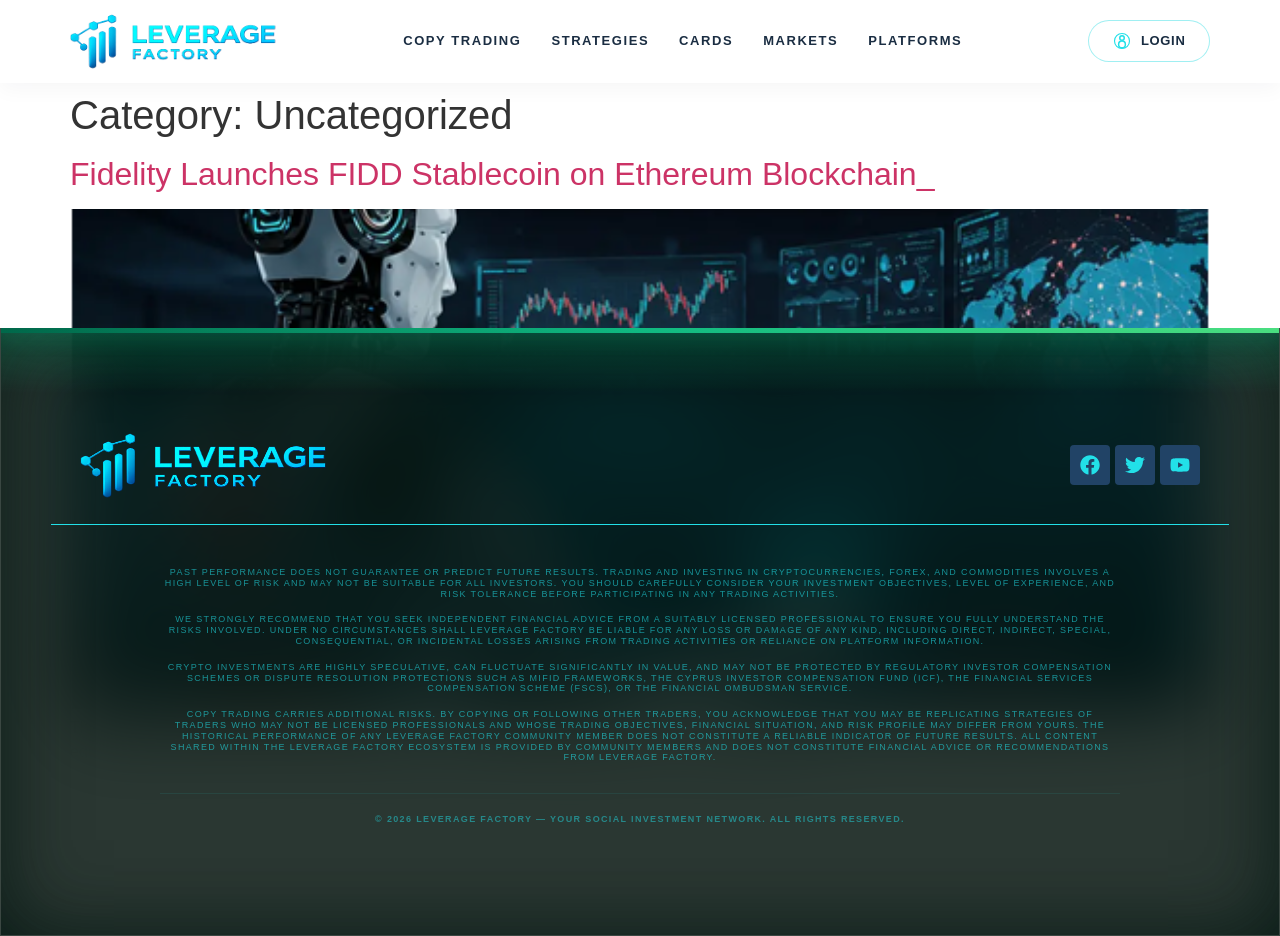
<file: category/uncategorized/index.htm>
﻿<!doctype html>
<html lang="en-US">
<head>
	<meta charset="UTF-8">
	<meta name="viewport" content="width=device-width, initial-scale=1">
	<link rel="profile" href="https://gmpg.org/xfn/11">
	<meta name='robots' content='index, follow, max-image-preview:large, max-snippet:-1, max-video-preview:-1'>

	<!-- This site is optimized with the Yoast SEO plugin v26.9 - https://yoast.com/product/yoast-seo-wordpress/ -->
	<title>Uncategorized Archives - levfac.psyco.lol</title>
	<link rel="canonical" href="index.htm">
	<meta property="og:locale" content="en_US">
	<meta property="og:type" content="article">
	<meta property="og:title" content="Uncategorized Archives - levfac.psyco.lol">
	<meta property="og:url" content="https://levfac.psyco.lol/category/uncategorized/">
	<meta property="og:site_name" content="levfac.psyco.lol">
	<meta name="twitter:card" content="summary_large_image">
	<script type="application/ld+json" class="yoast-schema-graph">{"@context":"https://schema.org","@graph":[{"@type":"CollectionPage","@id":"https://levfac.psyco.lol/category/uncategorized/","url":"https://levfac.psyco.lol/category/uncategorized/","name":"Uncategorized Archives - levfac.psyco.lol","isPartOf":{"@id":"https://levfac.psyco.lol/#website"},"primaryImageOfPage":{"@id":"https://levfac.psyco.lol/category/uncategorized/#primaryimage"},"image":{"@id":"https://levfac.psyco.lol/category/uncategorized/#primaryimage"},"thumbnailUrl":"https://levfac.psyco.lol/wp-content/uploads/2026/02/imagem_2026-02-10_073804687.png","breadcrumb":{"@id":"https://levfac.psyco.lol/category/uncategorized/#breadcrumb"},"inLanguage":"en-US"},{"@type":"ImageObject","inLanguage":"en-US","@id":"https://levfac.psyco.lol/category/uncategorized/#primaryimage","url":"https://levfac.psyco.lol/wp-content/uploads/2026/02/imagem_2026-02-10_073804687.png","contentUrl":"https://levfac.psyco.lol/wp-content/uploads/2026/02/imagem_2026-02-10_073804687.png","width":587,"height":390},{"@type":"BreadcrumbList","@id":"https://levfac.psyco.lol/category/uncategorized/#breadcrumb","itemListElement":[{"@type":"ListItem","position":1,"name":"Home","item":"https://levfac.psyco.lol/"},{"@type":"ListItem","position":2,"name":"Uncategorized"}]},{"@type":"WebSite","@id":"https://levfac.psyco.lol/#website","url":"https://levfac.psyco.lol/","name":"Leverage Factory - Institutional Intelligence. Precision Execution.","description":"","publisher":{"@id":"https://levfac.psyco.lol/#organization"},"potentialAction":[{"@type":"SearchAction","target":{"@type":"EntryPoint","urlTemplate":"https://levfac.psyco.lol/?s={search_term_string}"},"query-input":{"@type":"PropertyValueSpecification","valueRequired":true,"valueName":"search_term_string"}}],"inLanguage":"en-US"},{"@type":"Organization","@id":"https://levfac.psyco.lol/#organization","name":"Leverage Factory","url":"https://levfac.psyco.lol/","logo":{"@type":"ImageObject","inLanguage":"en-US","@id":"https://levfac.psyco.lol/#/schema/logo/image/","url":"http://levfac.psyco.lol/wp-content/uploads/2026/02/imagem_2026-02-10_073552936.png","contentUrl":"http://levfac.psyco.lol/wp-content/uploads/2026/02/imagem_2026-02-10_073552936.png","width":983,"height":291,"caption":"Leverage Factory"},"image":{"@id":"https://levfac.psyco.lol/#/schema/logo/image/"}}]}</script>
	<!-- / Yoast SEO plugin. -->


<link rel="alternate" type="application/rss+xml" title="levfac.psyco.lol &raquo; Feed" href="../../feed/index.htm">
<link rel="alternate" type="application/rss+xml" title="levfac.psyco.lol &raquo; Comments Feed" href="../../comments/feed/index.htm">
<link rel="alternate" type="application/rss+xml" title="levfac.psyco.lol &raquo; Uncategorized Category Feed" href="feed/index.htm">
<style id='wp-img-auto-sizes-contain-inline-css'>
img:is([sizes=auto i],[sizes^="auto," i]){contain-intrinsic-size:3000px 1500px}
/*# sourceURL=wp-img-auto-sizes-contain-inline-css */
</style>

<style id='wp-emoji-styles-inline-css'>

	img.wp-smiley, img.emoji {
		display: inline !important;
		border: none !important;
		box-shadow: none !important;
		height: 1em !important;
		width: 1em !important;
		margin: 0 0.07em !important;
		vertical-align: -0.1em !important;
		background: none !important;
		padding: 0 !important;
	}
/*# sourceURL=wp-emoji-styles-inline-css */
</style>
<link rel='stylesheet' id='wp-block-library-css' href='../../wp-includes/css/dist/block-library/style.min.css?ver=6.9.1' media='all'>
<style id='safe-svg-svg-icon-style-inline-css'>
.safe-svg-cover{text-align:center}.safe-svg-cover .safe-svg-inside{display:inline-block;max-width:100%}.safe-svg-cover svg{fill:currentColor;height:100%;max-height:100%;max-width:100%;width:100%}

/*# sourceURL=https://levfac.psyco.lol/wp-content/plugins/safe-svg/dist/safe-svg-block-frontend.css */
</style>
<style id='global-styles-inline-css'>
:root{--wp--preset--aspect-ratio--square: 1;--wp--preset--aspect-ratio--4-3: 4/3;--wp--preset--aspect-ratio--3-4: 3/4;--wp--preset--aspect-ratio--3-2: 3/2;--wp--preset--aspect-ratio--2-3: 2/3;--wp--preset--aspect-ratio--16-9: 16/9;--wp--preset--aspect-ratio--9-16: 9/16;--wp--preset--color--black: #000000;--wp--preset--color--cyan-bluish-gray: #abb8c3;--wp--preset--color--white: #ffffff;--wp--preset--color--pale-pink: #f78da7;--wp--preset--color--vivid-red: #cf2e2e;--wp--preset--color--luminous-vivid-orange: #ff6900;--wp--preset--color--luminous-vivid-amber: #fcb900;--wp--preset--color--light-green-cyan: #7bdcb5;--wp--preset--color--vivid-green-cyan: #00d084;--wp--preset--color--pale-cyan-blue: #8ed1fc;--wp--preset--color--vivid-cyan-blue: #0693e3;--wp--preset--color--vivid-purple: #9b51e0;--wp--preset--gradient--vivid-cyan-blue-to-vivid-purple: linear-gradient(135deg,rgb(6,147,227) 0%,rgb(155,81,224) 100%);--wp--preset--gradient--light-green-cyan-to-vivid-green-cyan: linear-gradient(135deg,rgb(122,220,180) 0%,rgb(0,208,130) 100%);--wp--preset--gradient--luminous-vivid-amber-to-luminous-vivid-orange: linear-gradient(135deg,rgb(252,185,0) 0%,rgb(255,105,0) 100%);--wp--preset--gradient--luminous-vivid-orange-to-vivid-red: linear-gradient(135deg,rgb(255,105,0) 0%,rgb(207,46,46) 100%);--wp--preset--gradient--very-light-gray-to-cyan-bluish-gray: linear-gradient(135deg,rgb(238,238,238) 0%,rgb(169,184,195) 100%);--wp--preset--gradient--cool-to-warm-spectrum: linear-gradient(135deg,rgb(74,234,220) 0%,rgb(151,120,209) 20%,rgb(207,42,186) 40%,rgb(238,44,130) 60%,rgb(251,105,98) 80%,rgb(254,248,76) 100%);--wp--preset--gradient--blush-light-purple: linear-gradient(135deg,rgb(255,206,236) 0%,rgb(152,150,240) 100%);--wp--preset--gradient--blush-bordeaux: linear-gradient(135deg,rgb(254,205,165) 0%,rgb(254,45,45) 50%,rgb(107,0,62) 100%);--wp--preset--gradient--luminous-dusk: linear-gradient(135deg,rgb(255,203,112) 0%,rgb(199,81,192) 50%,rgb(65,88,208) 100%);--wp--preset--gradient--pale-ocean: linear-gradient(135deg,rgb(255,245,203) 0%,rgb(182,227,212) 50%,rgb(51,167,181) 100%);--wp--preset--gradient--electric-grass: linear-gradient(135deg,rgb(202,248,128) 0%,rgb(113,206,126) 100%);--wp--preset--gradient--midnight: linear-gradient(135deg,rgb(2,3,129) 0%,rgb(40,116,252) 100%);--wp--preset--font-size--small: 13px;--wp--preset--font-size--medium: 20px;--wp--preset--font-size--large: 36px;--wp--preset--font-size--x-large: 42px;--wp--preset--spacing--20: 0.44rem;--wp--preset--spacing--30: 0.67rem;--wp--preset--spacing--40: 1rem;--wp--preset--spacing--50: 1.5rem;--wp--preset--spacing--60: 2.25rem;--wp--preset--spacing--70: 3.38rem;--wp--preset--spacing--80: 5.06rem;--wp--preset--shadow--natural: 6px 6px 9px rgba(0, 0, 0, 0.2);--wp--preset--shadow--deep: 12px 12px 50px rgba(0, 0, 0, 0.4);--wp--preset--shadow--sharp: 6px 6px 0px rgba(0, 0, 0, 0.2);--wp--preset--shadow--outlined: 6px 6px 0px -3px rgb(255, 255, 255), 6px 6px rgb(0, 0, 0);--wp--preset--shadow--crisp: 6px 6px 0px rgb(0, 0, 0);}:root { --wp--style--global--content-size: 800px;--wp--style--global--wide-size: 1200px; }:where(body) { margin: 0; }.wp-site-blocks > .alignleft { float: left; margin-right: 2em; }.wp-site-blocks > .alignright { float: right; margin-left: 2em; }.wp-site-blocks > .aligncenter { justify-content: center; margin-left: auto; margin-right: auto; }:where(.wp-site-blocks) > * { margin-block-start: 24px; margin-block-end: 0; }:where(.wp-site-blocks) > :first-child { margin-block-start: 0; }:where(.wp-site-blocks) > :last-child { margin-block-end: 0; }:root { --wp--style--block-gap: 24px; }:root :where(.is-layout-flow) > :first-child{margin-block-start: 0;}:root :where(.is-layout-flow) > :last-child{margin-block-end: 0;}:root :where(.is-layout-flow) > *{margin-block-start: 24px;margin-block-end: 0;}:root :where(.is-layout-constrained) > :first-child{margin-block-start: 0;}:root :where(.is-layout-constrained) > :last-child{margin-block-end: 0;}:root :where(.is-layout-constrained) > *{margin-block-start: 24px;margin-block-end: 0;}:root :where(.is-layout-flex){gap: 24px;}:root :where(.is-layout-grid){gap: 24px;}.is-layout-flow > .alignleft{float: left;margin-inline-start: 0;margin-inline-end: 2em;}.is-layout-flow > .alignright{float: right;margin-inline-start: 2em;margin-inline-end: 0;}.is-layout-flow > .aligncenter{margin-left: auto !important;margin-right: auto !important;}.is-layout-constrained > .alignleft{float: left;margin-inline-start: 0;margin-inline-end: 2em;}.is-layout-constrained > .alignright{float: right;margin-inline-start: 2em;margin-inline-end: 0;}.is-layout-constrained > .aligncenter{margin-left: auto !important;margin-right: auto !important;}.is-layout-constrained > :where(:not(.alignleft):not(.alignright):not(.alignfull)){max-width: var(--wp--style--global--content-size);margin-left: auto !important;margin-right: auto !important;}.is-layout-constrained > .alignwide{max-width: var(--wp--style--global--wide-size);}body .is-layout-flex{display: flex;}.is-layout-flex{flex-wrap: wrap;align-items: center;}.is-layout-flex > :is(*, div){margin: 0;}body .is-layout-grid{display: grid;}.is-layout-grid > :is(*, div){margin: 0;}body{padding-top: 0px;padding-right: 0px;padding-bottom: 0px;padding-left: 0px;}a:where(:not(.wp-element-button)){text-decoration: underline;}:root :where(.wp-element-button, .wp-block-button__link){background-color: #32373c;border-width: 0;color: #fff;font-family: inherit;font-size: inherit;font-style: inherit;font-weight: inherit;letter-spacing: inherit;line-height: inherit;padding-top: calc(0.667em + 2px);padding-right: calc(1.333em + 2px);padding-bottom: calc(0.667em + 2px);padding-left: calc(1.333em + 2px);text-decoration: none;text-transform: inherit;}.has-black-color{color: var(--wp--preset--color--black) !important;}.has-cyan-bluish-gray-color{color: var(--wp--preset--color--cyan-bluish-gray) !important;}.has-white-color{color: var(--wp--preset--color--white) !important;}.has-pale-pink-color{color: var(--wp--preset--color--pale-pink) !important;}.has-vivid-red-color{color: var(--wp--preset--color--vivid-red) !important;}.has-luminous-vivid-orange-color{color: var(--wp--preset--color--luminous-vivid-orange) !important;}.has-luminous-vivid-amber-color{color: var(--wp--preset--color--luminous-vivid-amber) !important;}.has-light-green-cyan-color{color: var(--wp--preset--color--light-green-cyan) !important;}.has-vivid-green-cyan-color{color: var(--wp--preset--color--vivid-green-cyan) !important;}.has-pale-cyan-blue-color{color: var(--wp--preset--color--pale-cyan-blue) !important;}.has-vivid-cyan-blue-color{color: var(--wp--preset--color--vivid-cyan-blue) !important;}.has-vivid-purple-color{color: var(--wp--preset--color--vivid-purple) !important;}.has-black-background-color{background-color: var(--wp--preset--color--black) !important;}.has-cyan-bluish-gray-background-color{background-color: var(--wp--preset--color--cyan-bluish-gray) !important;}.has-white-background-color{background-color: var(--wp--preset--color--white) !important;}.has-pale-pink-background-color{background-color: var(--wp--preset--color--pale-pink) !important;}.has-vivid-red-background-color{background-color: var(--wp--preset--color--vivid-red) !important;}.has-luminous-vivid-orange-background-color{background-color: var(--wp--preset--color--luminous-vivid-orange) !important;}.has-luminous-vivid-amber-background-color{background-color: var(--wp--preset--color--luminous-vivid-amber) !important;}.has-light-green-cyan-background-color{background-color: var(--wp--preset--color--light-green-cyan) !important;}.has-vivid-green-cyan-background-color{background-color: var(--wp--preset--color--vivid-green-cyan) !important;}.has-pale-cyan-blue-background-color{background-color: var(--wp--preset--color--pale-cyan-blue) !important;}.has-vivid-cyan-blue-background-color{background-color: var(--wp--preset--color--vivid-cyan-blue) !important;}.has-vivid-purple-background-color{background-color: var(--wp--preset--color--vivid-purple) !important;}.has-black-border-color{border-color: var(--wp--preset--color--black) !important;}.has-cyan-bluish-gray-border-color{border-color: var(--wp--preset--color--cyan-bluish-gray) !important;}.has-white-border-color{border-color: var(--wp--preset--color--white) !important;}.has-pale-pink-border-color{border-color: var(--wp--preset--color--pale-pink) !important;}.has-vivid-red-border-color{border-color: var(--wp--preset--color--vivid-red) !important;}.has-luminous-vivid-orange-border-color{border-color: var(--wp--preset--color--luminous-vivid-orange) !important;}.has-luminous-vivid-amber-border-color{border-color: var(--wp--preset--color--luminous-vivid-amber) !important;}.has-light-green-cyan-border-color{border-color: var(--wp--preset--color--light-green-cyan) !important;}.has-vivid-green-cyan-border-color{border-color: var(--wp--preset--color--vivid-green-cyan) !important;}.has-pale-cyan-blue-border-color{border-color: var(--wp--preset--color--pale-cyan-blue) !important;}.has-vivid-cyan-blue-border-color{border-color: var(--wp--preset--color--vivid-cyan-blue) !important;}.has-vivid-purple-border-color{border-color: var(--wp--preset--color--vivid-purple) !important;}.has-vivid-cyan-blue-to-vivid-purple-gradient-background{background: var(--wp--preset--gradient--vivid-cyan-blue-to-vivid-purple) !important;}.has-light-green-cyan-to-vivid-green-cyan-gradient-background{background: var(--wp--preset--gradient--light-green-cyan-to-vivid-green-cyan) !important;}.has-luminous-vivid-amber-to-luminous-vivid-orange-gradient-background{background: var(--wp--preset--gradient--luminous-vivid-amber-to-luminous-vivid-orange) !important;}.has-luminous-vivid-orange-to-vivid-red-gradient-background{background: var(--wp--preset--gradient--luminous-vivid-orange-to-vivid-red) !important;}.has-very-light-gray-to-cyan-bluish-gray-gradient-background{background: var(--wp--preset--gradient--very-light-gray-to-cyan-bluish-gray) !important;}.has-cool-to-warm-spectrum-gradient-background{background: var(--wp--preset--gradient--cool-to-warm-spectrum) !important;}.has-blush-light-purple-gradient-background{background: var(--wp--preset--gradient--blush-light-purple) !important;}.has-blush-bordeaux-gradient-background{background: var(--wp--preset--gradient--blush-bordeaux) !important;}.has-luminous-dusk-gradient-background{background: var(--wp--preset--gradient--luminous-dusk) !important;}.has-pale-ocean-gradient-background{background: var(--wp--preset--gradient--pale-ocean) !important;}.has-electric-grass-gradient-background{background: var(--wp--preset--gradient--electric-grass) !important;}.has-midnight-gradient-background{background: var(--wp--preset--gradient--midnight) !important;}.has-small-font-size{font-size: var(--wp--preset--font-size--small) !important;}.has-medium-font-size{font-size: var(--wp--preset--font-size--medium) !important;}.has-large-font-size{font-size: var(--wp--preset--font-size--large) !important;}.has-x-large-font-size{font-size: var(--wp--preset--font-size--x-large) !important;}
:root :where(.wp-block-pullquote){font-size: 1.5em;line-height: 1.6;}
/*# sourceURL=global-styles-inline-css */
</style>
<link rel='stylesheet' id='hostinger-reach-subscription-block-css' href='../../wp-content/plugins/hostinger-reach/frontend/dist/blocks/subscription.css?ver=1770669312' media='all'>
<link rel='stylesheet' id='hello-elementor-css' href='../../wp-content/themes/hello-elementor/assets/css/reset.css?ver=3.4.6' media='all'>
<link rel='stylesheet' id='hello-elementor-theme-style-css' href='../../wp-content/themes/hello-elementor/assets/css/theme.css?ver=3.4.6' media='all'>
<link rel='stylesheet' id='hello-elementor-header-footer-css' href='../../wp-content/themes/hello-elementor/assets/css/header-footer.css?ver=3.4.6' media='all'>
<link rel='stylesheet' id='elementor-frontend-css' href='../../wp-content/plugins/elementor/assets/css/frontend.min.css?ver=3.35.3' media='all'>
<link rel='stylesheet' id='elementor-post-6-css' href='../../wp-content/uploads/elementor/css/post-6.css?ver=1770721473' media='all'>
<link rel='stylesheet' id='widget-image-css' href='../../wp-content/plugins/elementor/assets/css/widget-image.min.css?ver=3.35.3' media='all'>
<link rel='stylesheet' id='widget-nav-menu-css' href='../../wp-content/plugins/elementor-pro/assets/css/widget-nav-menu.min.css?ver=3.35.0' media='all'>
<link rel='stylesheet' id='widget-social-icons-css' href='../../wp-content/plugins/elementor/assets/css/widget-social-icons.min.css?ver=3.35.3' media='all'>
<link rel='stylesheet' id='e-apple-webkit-css' href='../../wp-content/plugins/elementor/assets/css/conditionals/apple-webkit.min.css?ver=3.35.3' media='all'>
<link rel='stylesheet' id='widget-divider-css' href='../../wp-content/plugins/elementor/assets/css/widget-divider.min.css?ver=3.35.3' media='all'>
<link rel='stylesheet' id='elementor-post-64-css' href='../../wp-content/uploads/elementor/css/post-64.css?ver=1770721474' media='all'>
<link rel='stylesheet' id='elementor-post-321-css' href='../../wp-content/uploads/elementor/css/post-321.css?ver=1770721474' media='all'>
<link rel='stylesheet' id='elementor-gf-roboto-css' href='../../css?family=Roboto:100,100italic,200,200italic,300,300italic,400,400italic,500,500italic,600,600italic,700,700italic,800,800italic,900,900italic&#038;display=swap' media='all'>
<link rel='stylesheet' id='elementor-gf-robotoslab-css' href='../../css-1?family=Roboto+Slab:100,100italic,200,200italic,300,300italic,400,400italic,500,500italic,600,600italic,700,700italic,800,800italic,900,900italic&#038;display=swap' media='all'>
<script src="../../wp-includes/js/jquery/jquery.min.js?ver=3.7.1" id="jquery-core-js"></script>
<script src="../../wp-includes/js/jquery/jquery-migrate.min.js?ver=3.4.1" id="jquery-migrate-js"></script>
<link rel="https://api.w.org/" href="../../wp-json/index.htm"><link rel="alternate" title="JSON" type="application/json" href="../../wp-json/wp/v2/categories/1"><link rel="EditURI" type="application/rsd+xml" title="RSD" href="../../xmlrpc.php?rsd">
<meta name="generator" content="WordPress 6.9.1">
<meta name="generator" content="Elementor 3.35.3; features: e_font_icon_svg, additional_custom_breakpoints; settings: css_print_method-external, google_font-enabled, font_display-swap">
			<style>
				.e-con.e-parent:nth-of-type(n+4):not(.e-lazyloaded):not(.e-no-lazyload),
				.e-con.e-parent:nth-of-type(n+4):not(.e-lazyloaded):not(.e-no-lazyload) * {
					background-image: none !important;
				}
				@media screen and (max-height: 1024px) {
					.e-con.e-parent:nth-of-type(n+3):not(.e-lazyloaded):not(.e-no-lazyload),
					.e-con.e-parent:nth-of-type(n+3):not(.e-lazyloaded):not(.e-no-lazyload) * {
						background-image: none !important;
					}
				}
				@media screen and (max-height: 640px) {
					.e-con.e-parent:nth-of-type(n+2):not(.e-lazyloaded):not(.e-no-lazyload),
					.e-con.e-parent:nth-of-type(n+2):not(.e-lazyloaded):not(.e-no-lazyload) * {
						background-image: none !important;
					}
				}
			</style>
			<link rel="icon" href="../../wp-content/uploads/2026/02/favico-150x150.png" sizes="32x32">
<link rel="icon" href="../../wp-content/uploads/2026/02/favico-300x300.png" sizes="192x192">
<link rel="apple-touch-icon" href="../../wp-content/uploads/2026/02/favico-300x300.png">
<meta name="msapplication-TileImage" content="https://levfac.psyco.lol/wp-content/uploads/2026/02/favico-300x300.png">
</head>
<body class="archive category category-uncategorized category-1 wp-custom-logo wp-embed-responsive wp-theme-hello-elementor hello-elementor-default elementor-default elementor-kit-6">


<a class="skip-link screen-reader-text" href="#content">Skip to content</a>

		<header data-elementor-type="header" data-elementor-id="64" class="elementor elementor-64 elementor-location-header" data-elementor-post-type="elementor_library">
			<div class="elementor-element elementor-element-27815cf e-flex e-con-boxed e-con e-parent" data-id="27815cf" data-element_type="container" data-e-type="container" data-settings="{&quot;background_background&quot;:&quot;classic&quot;}">
					<div class="e-con-inner">
				<div class="elementor-element elementor-element-d76a114 elementor-widget elementor-widget-theme-site-logo elementor-widget-image" data-id="d76a114" data-element_type="widget" data-e-type="widget" data-widget_type="theme-site-logo.default">
											<a href="../../index.htm">
			<img fetchpriority="high" width="983" height="291" src="../../wp-content/uploads/2026/02/logo.png" class="attachment-full size-full wp-image-66" alt="" srcset="../../wp-content/uploads/2026/02/logo.png 983w, ../../wp-content/uploads/2026/02/logo-300x89.png 300w, ../../wp-content/uploads/2026/02/logo-768x227.png 768w" sizes="(max-width: 983px) 100vw, 983px">				</a>
											</div>
				<div class="elementor-element elementor-element-8725077 elementor-hidden-tablet elementor-hidden-mobile elementor-nav-menu--dropdown-tablet elementor-nav-menu__text-align-aside elementor-nav-menu--toggle elementor-nav-menu--burger elementor-widget elementor-widget-nav-menu" data-id="8725077" data-element_type="widget" data-e-type="widget" data-settings="{&quot;layout&quot;:&quot;horizontal&quot;,&quot;submenu_icon&quot;:{&quot;value&quot;:&quot;&lt;svg aria-hidden=\&quot;true\&quot; class=\&quot;e-font-icon-svg e-fas-caret-down\&quot; viewBox=\&quot;0 0 320 512\&quot; xmlns=\&quot;http:\/\/www.w3.org\/2000\/svg\&quot;&gt;&lt;path d=\&quot;M31.3 192h257.3c17.8 0 26.7 21.5 14.1 34.1L174.1 354.8c-7.8 7.8-20.5 7.8-28.3 0L17.2 226.1C4.6 213.5 13.5 192 31.3 192z\&quot;&gt;&lt;\/path&gt;&lt;\/svg&gt;&quot;,&quot;library&quot;:&quot;fa-solid&quot;},&quot;toggle&quot;:&quot;burger&quot;}" data-widget_type="nav-menu.default">
								<nav aria-label="Menu" class="elementor-nav-menu--main elementor-nav-menu__container elementor-nav-menu--layout-horizontal e--pointer-none">
				<ul id="menu-1-8725077" class="elementor-nav-menu"><li class="menu-item menu-item-type-custom menu-item-object-custom menu-item-361"><a href="#copy" class="elementor-item elementor-item-anchor">Copy Trading</a></li>
<li class="menu-item menu-item-type-custom menu-item-object-custom menu-item-362"><a href="#strategies" class="elementor-item elementor-item-anchor">Strategies</a></li>
<li class="menu-item menu-item-type-custom menu-item-object-custom menu-item-363"><a href="#cards" class="elementor-item elementor-item-anchor">Cards</a></li>
<li class="menu-item menu-item-type-custom menu-item-object-custom menu-item-364"><a href="#markets" class="elementor-item elementor-item-anchor">Markets</a></li>
<li class="menu-item menu-item-type-custom menu-item-object-custom menu-item-365"><a href="#platforms" class="elementor-item elementor-item-anchor">Platforms</a></li>
</ul>			</nav>
					<div class="elementor-menu-toggle" role="button" tabindex="0" aria-label="Menu Toggle" aria-expanded="false">
			<svg aria-hidden="true" role="presentation" class="elementor-menu-toggle__icon--open e-font-icon-svg e-eicon-menu-bar" viewbox="0 0 1000 1000" xmlns="http://www.w3.org/2000/svg"><path d="M104 333H896C929 333 958 304 958 271S929 208 896 208H104C71 208 42 237 42 271S71 333 104 333ZM104 583H896C929 583 958 554 958 521S929 458 896 458H104C71 458 42 487 42 521S71 583 104 583ZM104 833H896C929 833 958 804 958 771S929 708 896 708H104C71 708 42 737 42 771S71 833 104 833Z"></path></svg><svg aria-hidden="true" role="presentation" class="elementor-menu-toggle__icon--close e-font-icon-svg e-eicon-close" viewbox="0 0 1000 1000" xmlns="http://www.w3.org/2000/svg"><path d="M742 167L500 408 258 167C246 154 233 150 217 150 196 150 179 158 167 167 154 179 150 196 150 212 150 229 154 242 171 254L408 500 167 742C138 771 138 800 167 829 196 858 225 858 254 829L496 587 738 829C750 842 767 846 783 846 800 846 817 842 829 829 842 817 846 804 846 783 846 767 842 750 829 737L588 500 833 258C863 229 863 200 833 171 804 137 775 137 742 167Z"></path></svg>		</div>
					<nav class="elementor-nav-menu--dropdown elementor-nav-menu__container" aria-hidden="true">
				<ul id="menu-2-8725077" class="elementor-nav-menu"><li class="menu-item menu-item-type-custom menu-item-object-custom menu-item-361"><a href="#copy" class="elementor-item elementor-item-anchor" tabindex="-1">Copy Trading</a></li>
<li class="menu-item menu-item-type-custom menu-item-object-custom menu-item-362"><a href="#strategies" class="elementor-item elementor-item-anchor" tabindex="-1">Strategies</a></li>
<li class="menu-item menu-item-type-custom menu-item-object-custom menu-item-363"><a href="#cards" class="elementor-item elementor-item-anchor" tabindex="-1">Cards</a></li>
<li class="menu-item menu-item-type-custom menu-item-object-custom menu-item-364"><a href="#markets" class="elementor-item elementor-item-anchor" tabindex="-1">Markets</a></li>
<li class="menu-item menu-item-type-custom menu-item-object-custom menu-item-365"><a href="#platforms" class="elementor-item elementor-item-anchor" tabindex="-1">Platforms</a></li>
</ul>			</nav>
						</div>
				<div class="elementor-element elementor-element-0d9a568 elementor-widget elementor-widget-html" data-id="0d9a568" data-element_type="widget" data-e-type="widget" data-widget_type="html.default">
					<a href="https://leveragefactory.ai/login.php" class="lf-login-btn">
  <svg class="lf-login-icon" viewbox="0 0 24 24" fill="none" xmlns="http://www.w3.org/2000/svg">
    <path d="M12 11C13.6569 11 15 9.65685 15 8C15 6.34315 13.6569 5 12 5C10.3431 5 9 6.34315 9 8C9 9.65685 10.3431 11 12 11Z" stroke="currentColor" stroke-width="2" stroke-linecap="round" stroke-linejoin="round"></path>
    <path d="M12 21C14.5 21 16.5 19 16.5 16.5C16.5 14 14.5 12 12 12C9.5 12 7.5 14 7.5 16.5C7.5 19 9.5 21 12 21Z" stroke="currentColor" stroke-width="2" stroke-linecap="round" stroke-linejoin="round"></path>
    <path d="M12 22C17.5228 22 22 17.5228 22 12C22 6.47715 17.5228 2 12 2C6.47715 2 2 6.47715 2 12C2 17.5228 6.47715 22 12 22Z" stroke="currentColor" stroke-width="1.5"></path>
  </svg>
  Login
</a>

<style>
/* ESTILO DO BOTÃO DE LOGIN */
.lf-login-btn {
    display: inline-flex;
    align-items: center;
    gap: 10px;
    padding: 10px 24px;
    background: rgba(255, 255, 255, 0.05); /* Vidro sutil */
    backdrop-filter: blur(10px);
    -webkit-backdrop-filter: blur(10px);
    border: 1px solid rgba(34, 224, 232, 0.2); /* Borda ciano fina */
    border-radius: 100px; /* Pill shape */
 /* Cor Midnight Blue para contraste */
    font-family: 'Inter', sans-serif;
    font-size: 13px;
    font-weight: 700;
    text-transform: uppercase;
    letter-spacing: 0.05em;
    text-decoration: none;
    transition: all 0.4s cubic-bezier(0.16, 1, 0.3, 1);
}

.lf-login-icon {
    width: 18px;
    height: 18px;
    color: #22E0E8; /* Ciano da marca */
    transition: transform 0.4s ease;
}

/* INTERAÇÃO: ACENDE NO HOVER */
.lf-login-btn:hover {
    background: rgba(34, 224, 232, 0.1);
    border-color: #22E0E8;
    transform: translateY(-2px);
    box-shadow: 0 8px 20px rgba(34, 224, 232, 0.15);
}

.lf-login-btn:hover .lf-login-icon {
    transform: scale(1.1) rotate(-5deg);
}
</style>				</div>
					</div>
				</div>
				</header>
		<main id="content" class="site-main">

			<div class="page-header">
			<h1 class="entry-title">Category: <span>Uncategorized</span></h1>		</div>
	
	<div class="page-content">
					<article class="post">
				<h2 class="entry-title"><a href="../../fidelity-launches-fidd-stablecoin-on-ethereum-blockchain_/index.htm">Fidelity Launches FIDD Stablecoin on Ethereum Blockchain_</a></h2><a href="../../fidelity-launches-fidd-stablecoin-on-ethereum-blockchain_/index.htm"><img width="587" height="390" src="../../wp-content/uploads/2026/02/imagem_2026-02-10_073804687.png" class="attachment-large size-large wp-post-image" alt="" decoding="async" srcset="../../wp-content/uploads/2026/02/imagem_2026-02-10_073804687.png 587w, ../../wp-content/uploads/2026/02/imagem_2026-02-10_073804687-300x199.png 300w" sizes="(max-width: 587px) 100vw, 587px"></a><p>The stablecoin will be issued by Fidelity Digital Assets on the Ethereum blockchain. It is pegged one-to-one with the U.S. dollar. Backed by cash, cash equivalents. Also, short-term U.S. Treasuries, FIDD aims to offer institutional clients a reliable and efficient </p>
			</article>
			</div>

	
</main>
		<footer data-elementor-type="footer" data-elementor-id="321" class="elementor elementor-321 elementor-location-footer" data-elementor-post-type="elementor_library">
			<div class="elementor-element elementor-element-b1feb24 e-con-full e-flex e-con e-parent" data-id="b1feb24" data-element_type="container" data-e-type="container">
		<div class="elementor-element elementor-element-5cdd6a5 e-flex e-con-boxed e-con e-child" data-id="5cdd6a5" data-element_type="container" data-e-type="container">
					<div class="e-con-inner">
		<div class="elementor-element elementor-element-9472023 e-con-full e-flex e-con e-child" data-id="9472023" data-element_type="container" data-e-type="container">
				<div class="elementor-element elementor-element-dfc4993 elementor-widget elementor-widget-theme-site-logo elementor-widget-image" data-id="dfc4993" data-element_type="widget" data-e-type="widget" data-widget_type="theme-site-logo.default">
											<a href="../../index.htm">
			<img fetchpriority="high" width="983" height="291" src="../../wp-content/uploads/2026/02/logo.png" class="attachment-full size-full wp-image-66" alt="" srcset="../../wp-content/uploads/2026/02/logo.png 983w, ../../wp-content/uploads/2026/02/logo-300x89.png 300w, ../../wp-content/uploads/2026/02/logo-768x227.png 768w" sizes="(max-width: 983px) 100vw, 983px">				</a>
											</div>
				</div>
		<div class="elementor-element elementor-element-5b251f9 e-con-full e-flex e-con e-child" data-id="5b251f9" data-element_type="container" data-e-type="container">
				<div class="elementor-element elementor-element-f34b01b e-grid-align-right e-grid-align-mobile-center elementor-shape-rounded elementor-grid-0 elementor-widget elementor-widget-social-icons" data-id="f34b01b" data-element_type="widget" data-e-type="widget" data-widget_type="social-icons.default">
							<div class="elementor-social-icons-wrapper elementor-grid" role="list">
							<span class="elementor-grid-item" role="listitem">
					<a class="elementor-icon elementor-social-icon elementor-social-icon-facebook elementor-repeater-item-87782cd" target="_blank">
						<span class="elementor-screen-only">Facebook</span>
						<svg aria-hidden="true" class="e-font-icon-svg e-fab-facebook" viewbox="0 0 512 512" xmlns="http://www.w3.org/2000/svg"><path d="M504 256C504 119 393 8 256 8S8 119 8 256c0 123.78 90.69 226.38 209.25 245V327.69h-63V256h63v-54.64c0-62.15 37-96.48 93.67-96.48 27.14 0 55.52 4.84 55.52 4.84v61h-31.28c-30.8 0-40.41 19.12-40.41 38.73V256h68.78l-11 71.69h-57.78V501C413.31 482.38 504 379.78 504 256z"></path></svg>					</a>
				</span>
							<span class="elementor-grid-item" role="listitem">
					<a class="elementor-icon elementor-social-icon elementor-social-icon-twitter elementor-repeater-item-bb3cfd9" target="_blank">
						<span class="elementor-screen-only">Twitter</span>
						<svg aria-hidden="true" class="e-font-icon-svg e-fab-twitter" viewbox="0 0 512 512" xmlns="http://www.w3.org/2000/svg"><path d="M459.37 151.716c.325 4.548.325 9.097.325 13.645 0 138.72-105.583 298.558-298.558 298.558-59.452 0-114.68-17.219-161.137-47.106 8.447.974 16.568 1.299 25.34 1.299 49.055 0 94.213-16.568 130.274-44.832-46.132-.975-84.792-31.188-98.112-72.772 6.498.974 12.995 1.624 19.818 1.624 9.421 0 18.843-1.3 27.614-3.573-48.081-9.747-84.143-51.98-84.143-102.985v-1.299c13.969 7.797 30.214 12.67 47.431 13.319-28.264-18.843-46.781-51.005-46.781-87.391 0-19.492 5.197-37.36 14.294-52.954 51.655 63.675 129.3 105.258 216.365 109.807-1.624-7.797-2.599-15.918-2.599-24.04 0-57.828 46.782-104.934 104.934-104.934 30.213 0 57.502 12.67 76.67 33.137 23.715-4.548 46.456-13.32 66.599-25.34-7.798 24.366-24.366 44.833-46.132 57.827 21.117-2.273 41.584-8.122 60.426-16.243-14.292 20.791-32.161 39.308-52.628 54.253z"></path></svg>					</a>
				</span>
							<span class="elementor-grid-item" role="listitem">
					<a class="elementor-icon elementor-social-icon elementor-social-icon-youtube elementor-repeater-item-f1b7919" target="_blank">
						<span class="elementor-screen-only">Youtube</span>
						<svg aria-hidden="true" class="e-font-icon-svg e-fab-youtube" viewbox="0 0 576 512" xmlns="http://www.w3.org/2000/svg"><path d="M549.655 124.083c-6.281-23.65-24.787-42.276-48.284-48.597C458.781 64 288 64 288 64S117.22 64 74.629 75.486c-23.497 6.322-42.003 24.947-48.284 48.597-11.412 42.867-11.412 132.305-11.412 132.305s0 89.438 11.412 132.305c6.281 23.65 24.787 41.5 48.284 47.821C117.22 448 288 448 288 448s170.78 0 213.371-11.486c23.497-6.321 42.003-24.171 48.284-47.821 11.412-42.867 11.412-132.305 11.412-132.305s0-89.438-11.412-132.305zm-317.51 213.508V175.185l142.739 81.205-142.739 81.201z"></path></svg>					</a>
				</span>
					</div>
						</div>
				</div>
					</div>
				</div>
		<div class="elementor-element elementor-element-dcbc12a e-con-full e-flex e-con e-child" data-id="dcbc12a" data-element_type="container" data-e-type="container">
				<div class="elementor-element elementor-element-ef19a13 elementor-widget-divider--view-line elementor-widget elementor-widget-divider" data-id="ef19a13" data-element_type="widget" data-e-type="widget" data-widget_type="divider.default">
							<div class="elementor-divider">
			<span class="elementor-divider-separator">
						</span>
		</div>
						</div>
				<div class="elementor-element elementor-element-5453aed elementor-widget elementor-widget-html" data-id="5453aed" data-element_type="widget" data-e-type="widget" data-widget_type="html.default">
					<div class="lf-legal-footer">
    <p>
        Past performance does not guarantee or predict future results. Trading and investing in cryptocurrencies, forex, and commodities involves a high level of risk and may not be suitable for all investors. You should carefully consider your investment objectives, level of experience, and risk tolerance before participating in any trading activities.
    </p>
    <p>
        We strongly recommend that you seek independent financial advice from a suitably licensed professional to ensure you fully understand the risks involved. Under no circumstances shall Leverage Factory be liable for any loss or damage of any kind, including direct, indirect, special, consequential, or incidental losses arising from trading activities or reliance on platform information.
    </p>
    <p>
        Crypto investments are highly speculative, can fluctuate significantly in value, and may not be protected by regulatory investor compensation schemes or dispute resolution protections such as MiFID frameworks, the Cyprus Investor Compensation Fund (ICF), the Financial Services Compensation Scheme (FSCS), or the Financial Ombudsman Service.
    </p>
    <p>
        Copy trading carries additional risks. By copying or following other traders, you acknowledge that you may be replicating strategies of traders who may not be licensed professionals and whose trading objectives, financial situation, and risk profile may differ from yours. The historical performance of any Leverage Factory community member does not constitute a reliable indicator of future results. All content shared within the Leverage Factory ecosystem is provided by community members and does not constitute financial advice or recommendations from Leverage Factory.
    </p>
    
    <div class="lf-copy-line">
        © 2026 LEVERAGE FACTORY — YOUR SOCIAL INVESTMENT NETWORK. ALL RIGHTS RESERVED.
    </div>
</div>

<style>
    .lf-legal-footer {
        /* Configurações de tipografia compacta */
        font-family: 'Inter', sans-serif;
        font-size: 9px; /* Letra pequena conforme solicitado */
        line-height: 1.2;
        text-align: center;
        text-transform: uppercase; /* Tudo em maiúscula */
        letter-spacing: 0.15em; /* Espaçamento para dar ar técnico */
        
        /* Cor Primária #22E0E8 com 60% de opacidade */
        color: rgba(34, 224, 232, 0.6);
        
        max-width: 1000px;
        margin: 0 auto;
        padding: 20px;
    }

    .lf-legal-footer p {
        margin-bottom: 15px;
    }

    .lf-copy-line {
        margin-top: 30px;
        font-weight: 700;
        opacity: 0.8;
        border-top: 1px solid rgba(34, 224, 232, 0.1);
        padding-top: 20px;
    }
</style>				</div>
				</div>
				</div>
				</footer>
		
<script type="speculationrules">
{"prefetch":[{"source":"document","where":{"and":[{"href_matches":"/*"},{"not":{"href_matches":["/wp-*.php","/wp-admin/*","/wp-content/uploads/*","/wp-content/*","/wp-content/plugins/*","/wp-content/themes/hello-elementor/*","/*\\?(.+)"]}},{"not":{"selector_matches":"a[rel~=\"nofollow\"]"}},{"not":{"selector_matches":".no-prefetch, .no-prefetch a"}}]},"eagerness":"conservative"}]}
</script>
			<script>
				const lazyloadRunObserver = () => {
					const lazyloadBackgrounds = document.querySelectorAll( `.e-con.e-parent:not(.e-lazyloaded)` );
					const lazyloadBackgroundObserver = new IntersectionObserver( ( entries ) => {
						entries.forEach( ( entry ) => {
							if ( entry.isIntersecting ) {
								let lazyloadBackground = entry.target;
								if( lazyloadBackground ) {
									lazyloadBackground.classList.add( 'e-lazyloaded' );
								}
								lazyloadBackgroundObserver.unobserve( entry.target );
							}
						});
					}, { rootMargin: '200px 0px 200px 0px' } );
					lazyloadBackgrounds.forEach( ( lazyloadBackground ) => {
						lazyloadBackgroundObserver.observe( lazyloadBackground );
					} );
				};
				const events = [
					'DOMContentLoaded',
					'elementor/lazyload/observe',
				];
				events.forEach( ( event ) => {
					document.addEventListener( event, lazyloadRunObserver );
				} );
			</script>
			<script id="hostinger-reach-subscription-block-view-js-extra">
var hostinger_reach_subscription_block_data = {"endpoint":"https://levfac.psyco.lol/wp-json/hostinger-reach/v1/contact","nonce":"8cd9fd0e30","translations":{"thanks":"Thanks for subscribing.","error":"Something went wrong. Please try again."}};
//# sourceURL=hostinger-reach-subscription-block-view-js-extra
</script>
<script src="../../wp-content/plugins/hostinger-reach/frontend/dist/blocks/subscription-view.js?ver=1770669312" id="hostinger-reach-subscription-block-view-js"></script>
<script src="../../wp-content/themes/hello-elementor/assets/js/hello-frontend.js?ver=3.4.6" id="hello-theme-frontend-js"></script>
<script src="../../wp-content/plugins/elementor/assets/js/webpack.runtime.min.js?ver=3.35.3" id="elementor-webpack-runtime-js"></script>
<script src="../../wp-content/plugins/elementor/assets/js/frontend-modules.min.js?ver=3.35.3" id="elementor-frontend-modules-js"></script>
<script src="../../wp-includes/js/jquery/ui/core.min.js?ver=1.13.3" id="jquery-ui-core-js"></script>
<script id="elementor-frontend-js-before">
var elementorFrontendConfig = {"environmentMode":{"edit":false,"wpPreview":false,"isScriptDebug":false},"i18n":{"shareOnFacebook":"Share on Facebook","shareOnTwitter":"Share on Twitter","pinIt":"Pin it","download":"Download","downloadImage":"Download image","fullscreen":"Fullscreen","zoom":"Zoom","share":"Share","playVideo":"Play Video","previous":"Previous","next":"Next","close":"Close","a11yCarouselPrevSlideMessage":"Previous slide","a11yCarouselNextSlideMessage":"Next slide","a11yCarouselFirstSlideMessage":"This is the first slide","a11yCarouselLastSlideMessage":"This is the last slide","a11yCarouselPaginationBulletMessage":"Go to slide"},"is_rtl":false,"breakpoints":{"xs":0,"sm":480,"md":768,"lg":1025,"xl":1440,"xxl":1600},"responsive":{"breakpoints":{"mobile":{"label":"Mobile Portrait","value":767,"default_value":767,"direction":"max","is_enabled":true},"mobile_extra":{"label":"Mobile Landscape","value":880,"default_value":880,"direction":"max","is_enabled":false},"tablet":{"label":"Tablet Portrait","value":1024,"default_value":1024,"direction":"max","is_enabled":true},"tablet_extra":{"label":"Tablet Landscape","value":1200,"default_value":1200,"direction":"max","is_enabled":false},"laptop":{"label":"Laptop","value":1366,"default_value":1366,"direction":"max","is_enabled":false},"widescreen":{"label":"Widescreen","value":2400,"default_value":2400,"direction":"min","is_enabled":false}},"hasCustomBreakpoints":false},"version":"3.35.3","is_static":false,"experimentalFeatures":{"e_font_icon_svg":true,"additional_custom_breakpoints":true,"container":true,"e_optimized_markup":true,"theme_builder_v2":true,"hello-theme-header-footer":true,"e_pro_free_trial_popup":true,"nested-elements":true,"home_screen":true,"global_classes_should_enforce_capabilities":true,"e_variables":true,"cloud-library":true,"e_opt_in_v4_page":true,"e_components":true,"e_interactions":true,"e_editor_one":true,"import-export-customization":true,"mega-menu":true,"e_pro_variables":true},"urls":{"assets":"https:\/\/levfac.psyco.lol\/wp-content\/plugins\/elementor\/assets\/","ajaxurl":"https:\/\/levfac.psyco.lol\/wp-admin\/admin-ajax.php","uploadUrl":"http:\/\/levfac.psyco.lol\/wp-content\/uploads"},"nonces":{"floatingButtonsClickTracking":"12e0d37e52"},"swiperClass":"swiper","settings":{"editorPreferences":[]},"kit":{"active_breakpoints":["viewport_mobile","viewport_tablet"],"global_image_lightbox":"yes","lightbox_enable_counter":"yes","lightbox_enable_fullscreen":"yes","lightbox_enable_zoom":"yes","lightbox_enable_share":"yes","lightbox_title_src":"title","lightbox_description_src":"description","hello_header_logo_type":"logo","hello_header_menu_layout":"horizontal","hello_footer_logo_type":"logo"},"post":{"id":0,"title":"Uncategorized Archives - levfac.psyco.lol","excerpt":""}};
//# sourceURL=elementor-frontend-js-before
</script>
<script src="../../wp-content/plugins/elementor/assets/js/frontend.min.js?ver=3.35.3" id="elementor-frontend-js"></script>
<script src="../../wp-content/plugins/elementor-pro/assets/lib/smartmenus/jquery.smartmenus.min.js?ver=1.2.1" id="smartmenus-js"></script>
<script src="../../wp-content/plugins/elementor-pro/assets/js/webpack-pro.runtime.min.js?ver=3.35.0" id="elementor-pro-webpack-runtime-js"></script>
<script src="../../wp-includes/js/dist/hooks.min.js?ver=dd5603f07f9220ed27f1" id="wp-hooks-js"></script>
<script src="../../wp-includes/js/dist/i18n.min.js?ver=c26c3dc7bed366793375" id="wp-i18n-js"></script>
<script id="wp-i18n-js-after">
wp.i18n.setLocaleData( { 'text direction\u0004ltr': [ 'ltr' ] } );
//# sourceURL=wp-i18n-js-after
</script>
<script id="elementor-pro-frontend-js-before">
var ElementorProFrontendConfig = {"ajaxurl":"https:\/\/levfac.psyco.lol\/wp-admin\/admin-ajax.php","nonce":"3b68be696a","urls":{"assets":"https:\/\/levfac.psyco.lol\/wp-content\/plugins\/elementor-pro\/assets\/","rest":"https:\/\/levfac.psyco.lol\/wp-json\/"},"settings":{"lazy_load_background_images":true},"popup":{"hasPopUps":false},"shareButtonsNetworks":{"facebook":{"title":"Facebook","has_counter":true},"twitter":{"title":"Twitter"},"linkedin":{"title":"LinkedIn","has_counter":true},"pinterest":{"title":"Pinterest","has_counter":true},"reddit":{"title":"Reddit","has_counter":true},"vk":{"title":"VK","has_counter":true},"odnoklassniki":{"title":"OK","has_counter":true},"tumblr":{"title":"Tumblr"},"digg":{"title":"Digg"},"skype":{"title":"Skype"},"stumbleupon":{"title":"StumbleUpon","has_counter":true},"mix":{"title":"Mix"},"telegram":{"title":"Telegram"},"pocket":{"title":"Pocket","has_counter":true},"xing":{"title":"XING","has_counter":true},"whatsapp":{"title":"WhatsApp"},"email":{"title":"Email"},"print":{"title":"Print"},"x-twitter":{"title":"X"},"threads":{"title":"Threads"}},"facebook_sdk":{"lang":"en_US","app_id":""},"lottie":{"defaultAnimationUrl":"https:\/\/levfac.psyco.lol\/wp-content\/plugins\/elementor-pro\/modules\/lottie\/assets\/animations\/default.json"}};
//# sourceURL=elementor-pro-frontend-js-before
</script>
<script src="../../wp-content/plugins/elementor-pro/assets/js/frontend.min.js?ver=3.35.0" id="elementor-pro-frontend-js"></script>
<script src="../../wp-content/plugins/elementor-pro/assets/js/elements-handlers.min.js?ver=3.35.0" id="pro-elements-handlers-js"></script>
<script id="wp-emoji-settings" type="application/json">
{"baseUrl":"https://s.w.org/images/core/emoji/17.0.2/72x72/","ext":".png","svgUrl":"https://s.w.org/images/core/emoji/17.0.2/svg/","svgExt":".svg","source":{"concatemoji":"https://levfac.psyco.lol/wp-includes/js/wp-emoji-release.min.js?ver=6.9.1"}}
</script>
<script type="module">
/*! This file is auto-generated */
const a=JSON.parse(document.getElementById("wp-emoji-settings").textContent),o=(window._wpemojiSettings=a,"wpEmojiSettingsSupports"),s=["flag","emoji"];function i(e){try{var t={supportTests:e,timestamp:(new Date).valueOf()};sessionStorage.setItem(o,JSON.stringify(t))}catch(e){}}function c(e,t,n){e.clearRect(0,0,e.canvas.width,e.canvas.height),e.fillText(t,0,0);t=new Uint32Array(e.getImageData(0,0,e.canvas.width,e.canvas.height).data);e.clearRect(0,0,e.canvas.width,e.canvas.height),e.fillText(n,0,0);const a=new Uint32Array(e.getImageData(0,0,e.canvas.width,e.canvas.height).data);return t.every((e,t)=>e===a[t])}function p(e,t){e.clearRect(0,0,e.canvas.width,e.canvas.height),e.fillText(t,0,0);var n=e.getImageData(16,16,1,1);for(let e=0;e<n.data.length;e++)if(0!==n.data[e])return!1;return!0}function u(e,t,n,a){switch(t){case"flag":return n(e,"\ud83c\udff3\ufe0f\u200d\u26a7\ufe0f","\ud83c\udff3\ufe0f\u200b\u26a7\ufe0f")?!1:!n(e,"\ud83c\udde8\ud83c\uddf6","\ud83c\udde8\u200b\ud83c\uddf6")&&!n(e,"\ud83c\udff4\udb40\udc67\udb40\udc62\udb40\udc65\udb40\udc6e\udb40\udc67\udb40\udc7f","\ud83c\udff4\u200b\udb40\udc67\u200b\udb40\udc62\u200b\udb40\udc65\u200b\udb40\udc6e\u200b\udb40\udc67\u200b\udb40\udc7f");case"emoji":return!a(e,"\ud83e\u1fac8")}return!1}function f(e,t,n,a){let r;const o=(r="undefined"!=typeof WorkerGlobalScope&&self instanceof WorkerGlobalScope?new OffscreenCanvas(300,150):document.createElement("canvas")).getContext("2d",{willReadFrequently:!0}),s=(o.textBaseline="top",o.font="600 32px Arial",{});return e.forEach(e=>{s[e]=t(o,e,n,a)}),s}function r(e){var t=document.createElement("script");t.src=e,t.defer=!0,document.head.appendChild(t)}a.supports={everything:!0,everythingExceptFlag:!0},new Promise(t=>{let n=function(){try{var e=JSON.parse(sessionStorage.getItem(o));if("object"==typeof e&&"number"==typeof e.timestamp&&(new Date).valueOf()<e.timestamp+604800&&"object"==typeof e.supportTests)return e.supportTests}catch(e){}return null}();if(!n){if("undefined"!=typeof Worker&&"undefined"!=typeof OffscreenCanvas&&"undefined"!=typeof URL&&URL.createObjectURL&&"undefined"!=typeof Blob)try{var e="postMessage("+f.toString()+"("+[JSON.stringify(s),u.toString(),c.toString(),p.toString()].join(",")+"));",a=new Blob([e],{type:"text/javascript"});const r=new Worker(URL.createObjectURL(a),{name:"wpTestEmojiSupports"});return void(r.onmessage=e=>{i(n=e.data),r.terminate(),t(n)})}catch(e){}i(n=f(s,u,c,p))}t(n)}).then(e=>{for(const n in e)a.supports[n]=e[n],a.supports.everything=a.supports.everything&&a.supports[n],"flag"!==n&&(a.supports.everythingExceptFlag=a.supports.everythingExceptFlag&&a.supports[n]);var t;a.supports.everythingExceptFlag=a.supports.everythingExceptFlag&&!a.supports.flag,a.supports.everything||((t=a.source||{}).concatemoji?r(t.concatemoji):t.wpemoji&&t.twemoji&&(r(t.twemoji),r(t.wpemoji)))});
//# sourceURL=https://levfac.psyco.lol/wp-includes/js/wp-emoji-loader.min.js
</script>

</body>
</html>


<!-- Page cached by LiteSpeed Cache 7.7 on 2026-02-11 06:07:04 -->
</file>
<file: wp-content/plugins/hostinger-reach/frontend/dist/blocks/subscription.css>
.hostinger-reach-block-connect{display:-webkit-box;display:-ms-flexbox;display:flex;-webkit-box-orient:vertical;-webkit-box-direction:normal;-ms-flex-direction:column;flex-direction:column;-ms-flex-line-pack:start;align-content:flex-start;background:#fff6e9;padding:14px;font-size:14px;margin:28px 0 14px}.hostinger-reach-block-connect__title{color:#1d1e20;font-weight:700;margin-bottom:4px}.hostinger-reach-block-connect__subtitle{color:#727586;margin-bottom:4px}.hostinger-reach-block-connect a{color:rgba(var(--bs-link-color-rgb), var(--bs-link-opacity, 1));text-decoration:underline}
.hostinger-reach-block-dialog{display:block;-webkit-box-orient:vertical;-webkit-box-direction:normal;-ms-flex-direction:column;flex-direction:column;-ms-flex-line-pack:start;align-content:flex-start;background:#fff;color:#1d1e20;padding:20px;gap:14px;font-size:14px;line-height:20px;bottom:80px;left:20px;position:fixed;z-index:100001;max-width:400px;border-radius:16px;-webkit-box-shadow:0 0 10px rgba(0,0,0,.05);box-shadow:0 0 10px rgba(0,0,0,.05)}.hostinger-reach-block-dialog__actions{display:-webkit-box;display:-ms-flexbox;display:flex;-webkit-box-pack:start;-ms-flex-pack:start;justify-content:flex-start;gap:10px}.hostinger-reach-block-dialog__button_indicator{height:16px;width:16px}.hostinger-reach-block-dialog__button{cursor:pointer;text-align:center;background:#673de6;color:#fff;font-weight:700;font-size:12px;padding:6px 16px;display:-webkit-box;display:-ms-flexbox;display:flex;-webkit-box-orient:horizontal;-webkit-box-direction:normal;-ms-flex-direction:row;flex-direction:row;-webkit-box-align:center;-ms-flex-align:center;align-items:center;gap:10px;border-radius:8px}.hostinger-reach-block-dialog__button:hover{background:#5029c2}.hostinger-reach-block-dialog__button a{color:#fff;text-decoration:none}.hostinger-reach-block-dialog__button a:hover,.hostinger-reach-block-dialog__button a:focus,.hostinger-reach-block-dialog__button a:active{color:#fff;-webkit-box-shadow:none;box-shadow:none;outline:none}.hostinger-reach-block-dialog__button svg{height:16px;width:16px}.hostinger-reach-block-dialog__button svg path{fill:#fff}.hostinger-reach-block-dialog__close{cursor:pointer}.hostinger-reach-block-dialog__close:before,.hostinger-reach-block-dialog__close:after{content:"";position:absolute;width:16px;height:2px;background-color:#1d1e20;top:26px;right:16px}.hostinger-reach-block-dialog__close:before{-webkit-transform:rotate(45deg);transform:rotate(45deg)}.hostinger-reach-block-dialog__close:after{-webkit-transform:rotate(-45deg);transform:rotate(-45deg)}.hostinger-reach-block-dialog__close:hover:before,.hostinger-reach-block-dialog__close:hover:after{background-color:#727272}
.hostinger-reach-block-subscription-form .hostinger-reach-block-form-fields{display:-webkit-box;display:-ms-flexbox;display:flex;-webkit-box-orient:vertical;-webkit-box-direction:normal;-ms-flex-direction:column;flex-direction:column;width:100%}.hostinger-reach-block-subscription-form .hostinger-reach-block-form-fields--inline{-webkit-box-orient:horizontal;-webkit-box-direction:normal;-ms-flex-direction:row;flex-direction:row;-webkit-box-pack:start;-ms-flex-pack:start;justify-content:flex-start;-webkit-box-align:end;-ms-flex-align:end;align-items:end;width:100%;gap:.5rem}.hostinger-reach-block-subscription-form .hostinger-reach-block-form-fields--inline .hostinger-reach-block-form-field{min-width:70%}.hostinger-reach-block-subscription-form .hostinger-reach-block-form-fields--inline .hostinger-reach-block-submit{min-width:30%}.hostinger-reach-block-subscription-form .hostinger-reach-block-submit{border-width:0;margin-top:var(--wp--preset--spacing--20);-ms-flex-line-pack:center;align-content:center;-webkit-box-sizing:border-box;box-sizing:border-box;cursor:pointer;display:inline-block;height:100%;text-align:center;width:100%;word-break:break-word;font-weight:500;min-height:40px}.hostinger-reach-block-subscription-form .hostinger-reach-block-form-field{margin-top:8px}.hostinger-reach-block-subscription-form label{display:block;font-size:11px;font-weight:500;line-height:1.4;text-transform:uppercase;margin-bottom:8px;padding:0}.hostinger-reach-block-subscription-form input{display:block;width:100%;padding:3px 10px;min-height:40px;-webkit-box-shadow:0 0 0 rgba(0,0,0,0);box-shadow:0 0 0 rgba(0,0,0,0);border-radius:4px;border:1px solid #8c8f94;background-color:#fff;color:#2c3338;-webkit-box-sizing:border-box;box-sizing:border-box}.hostinger-reach-block-tags{margin-left:-6px;margin-top:10px;max-height:14em;overflow:auto;padding-left:6px;padding-top:6px;margin-bottom:20px}.components-button.is-link.hostinger-reach-block-toggler{margin-bottom:20px}.hostinger-reach-block-newtag{margin-bottom:20px}

/*# sourceMappingURL=subscription.css.map*/
</file>
<file: wp-content/themes/hello-elementor/assets/css/theme.css>
.comments-area a,.page-content a{text-decoration:underline}.alignright{float:right;margin-left:1rem}.alignleft{float:left;margin-right:1rem}.aligncenter{clear:both;display:block;margin-inline:auto}.alignwide{margin-inline:-80px}.alignfull{margin-inline:calc(50% - 50vw);max-width:100vw}.alignfull,.alignfull img{width:100vw}.wp-caption{margin-block-end:1.25rem;max-width:100%}.wp-caption.alignleft{margin:5px 20px 20px 0}.wp-caption.alignright{margin:5px 0 20px 20px}.wp-caption img{display:block;margin-inline:auto}.wp-caption-text{margin:0}.gallery-caption{display:block;font-size:.8125rem;line-height:1.5;margin:0;padding:.75rem}.pagination{display:flex;justify-content:space-between;margin:20px auto}.sticky{display:block;position:relative}.bypostauthor{font-size:inherit}.hide{display:none!important}.post-password-form{margin:50px auto;max-width:500px}.post-password-form p{align-items:flex-end;display:flex;width:100%}.post-password-form [type=submit]{margin-inline-start:3px}.screen-reader-text{clip:rect(1px,1px,1px,1px);height:1px;overflow:hidden;position:absolute!important;width:1px;word-wrap:normal!important}.screen-reader-text:focus{background-color:#eee;clip:auto!important;clip-path:none;color:#333;display:block;font-size:1rem;height:auto;left:5px;line-height:normal;padding:12px 24px;text-decoration:none;top:5px;width:auto;z-index:100000}.post .entry-title a{text-decoration:none}.post .wp-post-image{max-height:500px;-o-object-fit:cover;object-fit:cover;width:100%}@media(max-width:991px){.post .wp-post-image{max-height:400px}}@media(max-width:575px){.post .wp-post-image{max-height:300px}}#comments .comment-list{font-size:.9em;list-style:none;margin:0;padding:0}#comments .comment,#comments .pingback{position:relative}#comments .comment .comment-body,#comments .pingback .comment-body{border-block-end:1px solid #ccc;display:flex;flex-direction:column;padding-block-end:30px;padding-block-start:30px;padding-inline-end:0;padding-inline-start:60px}#comments .comment .avatar,#comments .pingback .avatar{border-radius:50%;left:0;margin-inline-end:10px;position:absolute}body.rtl #comments .comment .avatar,body.rtl #comments .pingback .avatar,html[dir=rtl] #comments .comment .avatar,html[dir=rtl] #comments .pingback .avatar{left:auto;right:0}#comments .comment-meta{display:flex;justify-content:space-between;margin-block-end:.9rem}#comments .comment-metadata,#comments .reply{font-size:11px;line-height:1}#comments .children{list-style:none;margin:0;padding-inline-start:30px;position:relative}#comments .children li:last-child{padding-block-end:0}#comments ol.comment-list .children:before{content:"↪";display:inline-block;font-size:1em;font-weight:400;left:0;line-height:100%;position:absolute;top:45px;width:auto}body.rtl #comments ol.comment-list .children:before,html[dir=rtl] #comments ol.comment-list .children:before{content:"↩";left:auto;right:0}@media(min-width:768px){#comments .comment-author,#comments .comment-metadata{line-height:1}}@media(max-width:767px){#comments .comment .comment-body{padding:30px 0}#comments .children{padding-inline-start:20px}#comments .comment .avatar{float:left;position:inherit}body.rtl #comments .comment .avatar,html[dir=rtl] #comments .comment .avatar{float:right}}.page-header .entry-title,.site-footer .footer-inner,.site-footer:not(.dynamic-footer),.site-header .header-inner,.site-header:not(.dynamic-header),body:not([class*=elementor-page-]) .site-main{margin-inline-end:auto;margin-inline-start:auto;width:100%}@media(max-width:575px){.page-header .entry-title,.site-footer .footer-inner,.site-footer:not(.dynamic-footer),.site-header .header-inner,.site-header:not(.dynamic-header),body:not([class*=elementor-page-]) .site-main{padding-inline-end:10px;padding-inline-start:10px}}@media(min-width:576px){.page-header .entry-title,.site-footer .footer-inner,.site-footer:not(.dynamic-footer),.site-header .header-inner,.site-header:not(.dynamic-header),body:not([class*=elementor-page-]) .site-main{max-width:500px}.site-footer.footer-full-width .footer-inner,.site-header.header-full-width .header-inner{max-width:100%}}@media(min-width:768px){.page-header .entry-title,.site-footer .footer-inner,.site-footer:not(.dynamic-footer),.site-header .header-inner,.site-header:not(.dynamic-header),body:not([class*=elementor-page-]) .site-main{max-width:600px}.site-footer.footer-full-width,.site-header.header-full-width{max-width:100%}}@media(min-width:992px){.page-header .entry-title,.site-footer .footer-inner,.site-footer:not(.dynamic-footer),.site-header .header-inner,.site-header:not(.dynamic-header),body:not([class*=elementor-page-]) .site-main{max-width:800px}.site-footer.footer-full-width,.site-header.header-full-width{max-width:100%}}@media(min-width:1200px){.page-header .entry-title,.site-footer .footer-inner,.site-footer:not(.dynamic-footer),.site-header .header-inner,.site-header:not(.dynamic-header),body:not([class*=elementor-page-]) .site-main{max-width:1140px}.site-footer.footer-full-width,.site-header.header-full-width{max-width:100%}}.site-header+.elementor{min-height:calc(100vh - 320px)}
</file>
<file: wp-content/themes/hello-elementor/assets/css/header-footer.css>
.site-header{display:flex;flex-wrap:wrap;justify-content:space-between;padding-block-end:1rem;padding-block-start:1rem;position:relative}.site-header .site-title{font-size:2.5rem;font-weight:500;line-height:1.2}.site-header .site-branding{display:flex;flex-direction:column;gap:.5rem;justify-content:center}.site-header .header-inner{display:flex;flex-wrap:wrap;justify-content:space-between}.site-header .header-inner .custom-logo-link{display:block}.site-header .header-inner .site-branding .site-description,.site-header .header-inner .site-branding .site-title{margin:0}.site-header .header-inner .site-branding .site-logo img{display:block}.site-header .header-inner .site-branding.show-logo .site-title,.site-header .header-inner .site-branding.show-title .site-logo{display:none!important}.site-header.header-inverted .header-inner{flex-direction:row-reverse}.site-header.header-inverted .header-inner .site-branding{text-align:end}.site-header.header-stacked .header-inner{align-items:center;flex-direction:column;text-align:center}.site-footer{padding-block-end:1rem;padding-block-start:1rem;position:relative}.site-footer .site-title{font-size:1.5rem;font-weight:500;line-height:1.2}.site-footer .site-branding{display:flex;flex-direction:column;gap:.5rem;justify-content:center}.site-footer .footer-inner{display:flex;flex-wrap:wrap;justify-content:space-between}.site-footer .footer-inner .custom-logo-link{display:block}.site-footer .footer-inner .site-branding .site-description,.site-footer .footer-inner .site-branding .site-title{margin:0}.site-footer .footer-inner .site-branding .site-logo img{display:block}.site-footer .footer-inner .site-branding.show-logo .site-title,.site-footer .footer-inner .site-branding.show-title .site-logo{display:none!important}.site-footer .footer-inner .copyright{align-items:center;display:flex;justify-content:flex-end}.site-footer .footer-inner .copyright p{margin:0}.site-footer.footer-inverted .footer-inner{flex-direction:row-reverse}.site-footer.footer-inverted .footer-inner .site-branding{text-align:end}.site-footer.footer-stacked .footer-inner{align-items:center;flex-direction:column;text-align:center}.site-footer.footer-stacked .footer-inner .site-branding .site-title{text-align:center}.site-footer.footer-stacked .footer-inner .site-navigation .menu{padding:0}@media(max-width:576px){.site-footer:not(.footer-stacked) .footer-inner .copyright,.site-footer:not(.footer-stacked) .footer-inner .site-branding,.site-footer:not(.footer-stacked) .footer-inner .site-navigation{display:block;max-width:none;text-align:center;width:100%}.site-footer .footer-inner .site-navigation ul.menu{justify-content:center}.site-footer .footer-inner .site-navigation ul.menu li{display:inline-block}}.site-header.header-stacked .site-navigation-toggle-holder{justify-content:center;max-width:100%}.site-header.menu-layout-dropdown .site-navigation{display:none}.site-navigation-toggle-holder{align-items:center;display:flex;padding:8px 15px}.site-navigation-toggle-holder .site-navigation-toggle{align-items:center;background-color:rgba(0,0,0,.05);border:0 solid;border-radius:3px;color:#494c4f;cursor:pointer;display:flex;justify-content:center;padding:.5rem}.site-navigation-toggle-holder .site-navigation-toggle-icon{display:block;width:1.25rem}.site-navigation-toggle-holder .site-navigation-toggle-icon:after,.site-navigation-toggle-holder .site-navigation-toggle-icon:before{background-color:currentColor;border-radius:3px;content:"";display:block;height:3px;transition:all .2s ease-in-out}.site-navigation-toggle-holder .site-navigation-toggle-icon:before{box-shadow:0 .35rem 0 currentColor;margin-block-end:.5rem}.site-navigation-toggle-holder .site-navigation-toggle[aria-expanded=true] .site-navigation-toggle-icon:before{box-shadow:none;transform:translateY(.35rem) rotate(45deg)}.site-navigation-toggle-holder .site-navigation-toggle[aria-expanded=true] .site-navigation-toggle-icon:after{transform:translateY(-.35rem) rotate(-45deg)}.site-navigation{align-items:center;display:flex}.site-navigation ul.menu,.site-navigation ul.menu ul{list-style-type:none;padding:0}.site-navigation ul.menu{display:flex;flex-wrap:wrap}.site-navigation ul.menu li{display:flex;position:relative}.site-navigation ul.menu li a{display:block;padding:8px 15px}.site-navigation ul.menu li.menu-item-has-children{padding-inline-end:15px}.site-navigation ul.menu li.menu-item-has-children:after{align-items:center;color:#666;content:"▾";display:flex;font-size:1.5em;justify-content:center;text-decoration:none}.site-navigation ul.menu li.menu-item-has-children:focus-within>ul{display:block}.site-navigation ul.menu li ul{background:#fff;display:none;left:0;min-width:150px;position:absolute;top:100%;z-index:2}.site-navigation ul.menu li ul li{border-block-end:1px solid #eee}.site-navigation ul.menu li ul li:last-child{border-block-end:none}.site-navigation ul.menu li ul li.menu-item-has-children a{flex-grow:1}.site-navigation ul.menu li ul li.menu-item-has-children:after{transform:translateY(-50%) rotate(-90deg)}.site-navigation ul.menu li ul ul{left:100%;top:0}.site-navigation ul.menu li:hover>ul{display:block}footer .site-navigation ul.menu li ul{bottom:100%;top:auto}footer .site-navigation ul.menu li ul ul{bottom:0}footer .site-navigation ul.menu a{padding:5px 15px}.site-navigation-dropdown{bottom:0;left:0;margin-block-start:10px;position:absolute;transform-origin:top;transition:max-height .3s,transform .3s;width:100%;z-index:10000}.site-navigation-toggle-holder:not(.elementor-active)+.site-navigation-dropdown{max-height:0;transform:scaleY(0)}.site-navigation-toggle-holder.elementor-active+.site-navigation-dropdown{max-height:100vh;transform:scaleY(1)}.site-navigation-dropdown ul{padding:0}.site-navigation-dropdown ul.menu{background:#fff;margin:0;padding:0;position:absolute;width:100%}.site-navigation-dropdown ul.menu li{display:block;position:relative;width:100%}.site-navigation-dropdown ul.menu li a{background:#fff;box-shadow:inset 0 -1px 0 rgba(0,0,0,.102);color:#55595c;display:block;padding:20px}.site-navigation-dropdown ul.menu li.current-menu-item a{background:#55595c;color:#fff}.site-navigation-dropdown ul.menu>li li{max-height:0;transform:scaleY(0);transform-origin:top;transition:max-height .3s,transform .3s}.site-navigation-dropdown ul.menu li.elementor-active>ul>li{max-height:100vh;transform:scaleY(1)}@media(max-width:576px){.site-header.menu-dropdown-mobile:not(.menu-layout-dropdown) .site-navigation{display:none!important}}@media(min-width:768px){.site-header.menu-dropdown-mobile:not(.menu-layout-dropdown) .site-navigation-toggle-holder{display:none!important}}@media(min-width:576px)and (max-width:767px){.site-header.menu-dropdown-mobile:not(.menu-layout-dropdown) .site-navigation{display:none!important}}@media(min-width:992px){.site-header.menu-dropdown-tablet:not(.menu-layout-dropdown) .site-navigation-toggle-holder{display:none!important}}@media(max-width:992px){.site-header.menu-dropdown-tablet:not(.menu-layout-dropdown) .site-navigation{display:none!important}}.site-header.menu-dropdown-none:not(.menu-layout-dropdown) .site-navigation-toggle-holder{display:none!important}
</file>
<file: wp-content/uploads/elementor/css/post-6.css>
.elementor-kit-6{--e-global-color-primary:#6EC1E4;--e-global-color-secondary:#54595F;--e-global-color-text:#7A7A7A;--e-global-color-accent:#61CE70;--e-global-typography-primary-font-family:"Roboto";--e-global-typography-primary-font-weight:600;--e-global-typography-secondary-font-family:"Roboto Slab";--e-global-typography-secondary-font-weight:400;--e-global-typography-text-font-family:"Roboto";--e-global-typography-text-font-weight:400;--e-global-typography-accent-font-family:"Roboto";--e-global-typography-accent-font-weight:500;}.elementor-kit-6 e-page-transition{background-color:#FFBC7D;}.elementor-section.elementor-section-boxed > .elementor-container{max-width:1140px;}.e-con{--container-max-width:1140px;}.elementor-widget:not(:last-child){--kit-widget-spacing:20px;}.elementor-element{--widgets-spacing:20px 20px;--widgets-spacing-row:20px;--widgets-spacing-column:20px;}{}h1.entry-title{display:var(--page-title-display);}.site-header .site-branding{flex-direction:column;align-items:stretch;}.site-header{padding-inline-end:0px;padding-inline-start:0px;}.site-footer .site-branding{flex-direction:column;align-items:stretch;}@media(max-width:1024px){.elementor-section.elementor-section-boxed > .elementor-container{max-width:1024px;}.e-con{--container-max-width:1024px;}}@media(max-width:767px){.elementor-section.elementor-section-boxed > .elementor-container{max-width:767px;}.e-con{--container-max-width:767px;}}
</file>
<file: wp-content/uploads/elementor/css/post-401.css>
.elementor-401 .elementor-element.elementor-element-b9194bb{--display:flex;--flex-direction:row;--container-widget-width:calc( ( 1 - var( --container-widget-flex-grow ) ) * 100% );--container-widget-height:100%;--container-widget-flex-grow:1;--container-widget-align-self:stretch;--flex-wrap-mobile:wrap;--justify-content:space-between;--align-items:center;--z-index:5;}.elementor-401 .elementor-element.elementor-element-b9194bb:not(.elementor-motion-effects-element-type-background), .elementor-401 .elementor-element.elementor-element-b9194bb > .elementor-motion-effects-container > .elementor-motion-effects-layer{background-color:#CCCCCC00;}.elementor-widget-theme-site-logo .widget-image-caption{color:var( --e-global-color-text );font-family:var( --e-global-typography-text-font-family ), Sans-serif;font-weight:var( --e-global-typography-text-font-weight );}.elementor-401 .elementor-element.elementor-element-8e6c35c img{width:208px;}.elementor-widget-nav-menu .elementor-nav-menu .elementor-item{font-family:var( --e-global-typography-primary-font-family ), Sans-serif;font-weight:var( --e-global-typography-primary-font-weight );}.elementor-widget-nav-menu .elementor-nav-menu--main .elementor-item{color:var( --e-global-color-text );fill:var( --e-global-color-text );}.elementor-widget-nav-menu .elementor-nav-menu--main .elementor-item:hover,
					.elementor-widget-nav-menu .elementor-nav-menu--main .elementor-item.elementor-item-active,
					.elementor-widget-nav-menu .elementor-nav-menu--main .elementor-item.highlighted,
					.elementor-widget-nav-menu .elementor-nav-menu--main .elementor-item:focus{color:var( --e-global-color-accent );fill:var( --e-global-color-accent );}.elementor-widget-nav-menu .elementor-nav-menu--main:not(.e--pointer-framed) .elementor-item:before,
					.elementor-widget-nav-menu .elementor-nav-menu--main:not(.e--pointer-framed) .elementor-item:after{background-color:var( --e-global-color-accent );}.elementor-widget-nav-menu .e--pointer-framed .elementor-item:before,
					.elementor-widget-nav-menu .e--pointer-framed .elementor-item:after{border-color:var( --e-global-color-accent );}.elementor-widget-nav-menu{--e-nav-menu-divider-color:var( --e-global-color-text );}.elementor-widget-nav-menu .elementor-nav-menu--dropdown .elementor-item, .elementor-widget-nav-menu .elementor-nav-menu--dropdown  .elementor-sub-item{font-family:var( --e-global-typography-accent-font-family ), Sans-serif;font-weight:var( --e-global-typography-accent-font-weight );}.elementor-401 .elementor-element.elementor-element-bd79db1 .elementor-menu-toggle{margin:0 auto;}.elementor-theme-builder-content-area{height:400px;}.elementor-location-header:before, .elementor-location-footer:before{content:"";display:table;clear:both;}/* Start custom CSS for container, class: .elementor-element-b9194bb *//* =========================================
   HEADER: GLASSMORPHISM OBSIDIANA (SEM BRANCO)
========================================= */
.elementor-401 .elementor-element.elementor-element-b9194bb {
  background: rgba(10, 25, 35, 0.4) !important; /* Vidro escuro denso, sem cor branca */
  backdrop-filter: blur(18px) saturate(135%);
  -webkit-backdrop-filter: blur(18px) saturate(135%);
  box-shadow: 0 6px 20px rgba(0, 0, 0, 0.2);
  border-bottom: 1px solid rgba(255, 255, 255, 0.1); /* Divisor sutil e técnico */
  z-index: 9999;
}

/* =========================================
   MENU: TEXTO BRANCO PURO
========================================= */
.elementor-401 .elementor-element.elementor-element-b9194bb .elementor-nav-menu .menu-item a {
    font-family: 'Inter', sans-serif !important;
    font-size: 13px !important;
    font-weight: 600 !important;
    text-transform: uppercase !important;
    letter-spacing: 0.12em !important;
    padding: 10px 15px !important;
    position: relative;
    
    /* Forçando branco em tudo conforme solicitado */
    color: #ffffff !important; 
    mix-blend-mode: normal !important; 
    
    transition: color 0.3s ease;
}

/* Hover: Ciano da Marca para manter a identidade */
.elementor-401 .elementor-element.elementor-element-b9194bb .elementor-nav-menu .menu-item a:hover {
    color: #22E0E8 !important; 
}

/* =========================================
   BOTÃO LOGIN: WHITE OUTLINE & TEXT
========================================= */
.lf-login-btn {
  display: inline-flex;
  align-items: center;
  gap: 8px;
  padding: 10px 20px;
  border-radius: 999px;

  /* Outline Branco conforme solicitado */
  border: 1px solid #ffffff !important; 
  background: rgba(255, 255, 255, 0.05) !important; 
  
  color: #ffffff !important; /* Texto e elementos internos Brancos */
  font-size: 14px;
  font-weight: 600;
  text-decoration: none;
  
  transition: all 0.3s ease;
}

.lf-login-btn .lf-login-icon {
  color: #ffffff !important; /* Ícone também segue o branco puro */
}

/* Hover do Botão: Brilho Ciano institucional */
.lf-login-btn:hover {
  background: rgba(34, 224, 232, 0.1) !important;
  border-color: #22E0E8 !important;
  color: #22E0E8 !important;
  transform: translateY(-1px);
}

.lf-login-btn:hover .lf-login-icon {
  color: #22E0E8 !important;
}

/* =========================================
   UNDERLINE KINETIC (CIANO)
========================================= */
.elementor-401 .elementor-element.elementor-element-b9194bb .elementor-nav-menu .menu-item a::after {
    content: "";
    position: absolute;
    bottom: 0; left: 15px; right: 15px; height: 2px;
    background-color: #22E0E8;
    transform: scaleX(0);
    transform-origin: right;
    transition: transform 0.4s cubic-bezier(0.16, 1, 0.3, 1);
}

.elementor-401 .elementor-element.elementor-element-b9194bb .elementor-nav-menu .menu-item a:hover::after {
    transform: scaleX(1);
    transform-origin: left;
}/* End custom CSS */
</file>
<file: wp-content/uploads/elementor/css/post-321.css>
.elementor-321 .elementor-element.elementor-element-b1feb24{--display:flex;--flex-direction:column;--container-widget-width:100%;--container-widget-height:initial;--container-widget-flex-grow:0;--container-widget-align-self:initial;--flex-wrap-mobile:wrap;--gap:0px 0px;--row-gap:0px;--column-gap:0px;--margin-top:-450px;--margin-bottom:0px;--margin-left:0px;--margin-right:0px;--z-index:3;}.elementor-321 .elementor-element.elementor-element-5cdd6a5{--display:flex;--flex-direction:row;--container-widget-width:calc( ( 1 - var( --container-widget-flex-grow ) ) * 100% );--container-widget-height:100%;--container-widget-flex-grow:1;--container-widget-align-self:stretch;--flex-wrap-mobile:wrap;--align-items:center;}.elementor-321 .elementor-element.elementor-element-9472023{--display:flex;}.elementor-widget-theme-site-logo .widget-image-caption{color:var( --e-global-color-text );font-family:var( --e-global-typography-text-font-family ), Sans-serif;font-weight:var( --e-global-typography-text-font-weight );}.elementor-321 .elementor-element.elementor-element-dfc4993{text-align:start;}.elementor-321 .elementor-element.elementor-element-dfc4993 img{width:249px;}.elementor-321 .elementor-element.elementor-element-5b251f9{--display:flex;}.elementor-321 .elementor-element.elementor-element-f34b01b{--grid-template-columns:repeat(0, auto);text-align:right;--icon-size:20px;--grid-column-gap:5px;--grid-row-gap:0px;}.elementor-321 .elementor-element.elementor-element-f34b01b .elementor-social-icon{background-color:#214366;}.elementor-321 .elementor-element.elementor-element-f34b01b .elementor-social-icon i{color:#22E0E8;}.elementor-321 .elementor-element.elementor-element-f34b01b .elementor-social-icon svg{fill:#22E0E8;}.elementor-321 .elementor-element.elementor-element-dcbc12a{--display:flex;--margin-top:-10px;--margin-bottom:0px;--margin-left:0px;--margin-right:0px;}.elementor-widget-divider{--divider-color:var( --e-global-color-secondary );}.elementor-widget-divider .elementor-divider__text{color:var( --e-global-color-secondary );font-family:var( --e-global-typography-secondary-font-family ), Sans-serif;font-weight:var( --e-global-typography-secondary-font-weight );}.elementor-widget-divider.elementor-view-stacked .elementor-icon{background-color:var( --e-global-color-secondary );}.elementor-widget-divider.elementor-view-framed .elementor-icon, .elementor-widget-divider.elementor-view-default .elementor-icon{color:var( --e-global-color-secondary );border-color:var( --e-global-color-secondary );}.elementor-widget-divider.elementor-view-framed .elementor-icon, .elementor-widget-divider.elementor-view-default .elementor-icon svg{fill:var( --e-global-color-secondary );}.elementor-321 .elementor-element.elementor-element-ef19a13{--divider-border-style:solid;--divider-color:#22E0E8;--divider-border-width:1px;}.elementor-321 .elementor-element.elementor-element-ef19a13 .elementor-divider-separator{width:100%;}.elementor-321 .elementor-element.elementor-element-ef19a13 .elementor-divider{padding-block-start:2px;padding-block-end:2px;}.elementor-theme-builder-content-area{height:400px;}.elementor-location-header:before, .elementor-location-footer:before{content:"";display:table;clear:both;}@media(max-width:767px){.elementor-321 .elementor-element.elementor-element-b1feb24{--width:1600px;}.elementor-321 .elementor-element.elementor-element-5cdd6a5{--margin-top:-61px;--margin-bottom:0px;--margin-left:0px;--margin-right:0px;}.elementor-321 .elementor-element.elementor-element-5b251f9{--margin-top:-25px;--margin-bottom:0px;--margin-left:0px;--margin-right:0px;}.elementor-321 .elementor-element.elementor-element-f34b01b{text-align:center;}.elementor-321 .elementor-element.elementor-element-5453aed{margin:-14px 0px calc(var(--kit-widget-spacing, 0px) + 0px) 0px;}}/* Start custom CSS for container, class: .elementor-element-b1feb24 *//* BASE DO FOOTER: ULTRA-DARK & STRONG GLASS */
.elementor-321 .elementor-element.elementor-element-b1feb24 {
    background: rgba(5, 20, 15, 0.85) !important;
    backdrop-filter: blur(40px) saturate(200%);
    -webkit-backdrop-filter: blur(40px) saturate(200%);
    border-radius: 0px !important;
    border: 1px solid rgba(255, 255, 255, 0.08);
    border-top: none;
    box-shadow: inset 0 0 80px rgba(0, 20, 15, 0.8);
    position: relative;
    overflow: hidden;
    padding: 80px 40px;
}

/* BARRA DE ENERGIA 5PX - LOOP CONTÍNUO */
.elementor-321 .elementor-element.elementor-element-b1feb24::before {
    content: '';
    position: absolute;
    top: 0;
    left: 0;
    width: 100%;
    height: 5px;
    /* Gradiente espelhado para evitar o "pulo" */
    background: linear-gradient(
        90deg, 
        #00684a, /* Forest */
        #10b981, /* Emerald */
        #4ade80, /* Mint */
        #10b981, /* Emerald */
        #00684a  /* Forest (Volta ao início) */
    );
    /* Tamanho dobrado para permitir o deslize infinito */
    background-size: 200% 100%;
    animation: emeraldLoaderFlow 4s linear infinite;
    z-index: 5;
    box-shadow: 0 0 20px rgba(16, 185, 129, 0.5);
}

/* Keyframes corrigidos para navegação constante */
@keyframes emeraldLoaderFlow {
    0% {
        background-position: 0% 0%;
    }
    100% {
        background-position: -200% 0%; /* Move o gradiente por inteiro de volta ao ponto zero */
    }
}

/* Glow interno superior */
.elementor-321 .elementor-element.elementor-element-b1feb24::after {
    content: '';
    position: absolute;
    top: 5px;
    left: 0;
    width: 100%;
    height: 60px;
    background: linear-gradient(180deg, rgba(16, 185, 129, 0.25) 0%, transparent 100%); 
    pointer-events: none;
}/* End custom CSS */
</file>
<file: wp-content/uploads/elementor/css/post-371.css>
.elementor-371 .elementor-element.elementor-element-c2e5673{--display:flex;--min-height:374px;--flex-direction:column;--container-widget-width:100%;--container-widget-height:initial;--container-widget-flex-grow:0;--container-widget-align-self:initial;--flex-wrap-mobile:wrap;--margin-top:-84px;--margin-bottom:0px;--margin-left:0px;--margin-right:0px;}.elementor-371 .elementor-element.elementor-element-25428a0{--display:flex;--padding-top:24px;--padding-bottom:26px;--padding-left:0px;--padding-right:0px;}.elementor-widget-theme-post-title .elementor-heading-title{font-family:var( --e-global-typography-primary-font-family ), Sans-serif;font-weight:var( --e-global-typography-primary-font-weight );color:var( --e-global-color-primary );}.elementor-371 .elementor-element.elementor-element-9551d91{text-align:center;}.elementor-371 .elementor-element.elementor-element-9551d91 .elementor-heading-title{font-family:"Inter", Sans-serif;font-size:33px;font-weight:600;color:#DBDBDB;}.elementor-371 .elementor-element.elementor-element-711a81b{--display:flex;--flex-direction:row;--container-widget-width:initial;--container-widget-height:100%;--container-widget-flex-grow:1;--container-widget-align-self:stretch;--flex-wrap-mobile:wrap;}.elementor-371 .elementor-element.elementor-element-1b8dd16{--display:flex;}.elementor-widget-theme-post-excerpt{font-family:var( --e-global-typography-text-font-family ), Sans-serif;font-weight:var( --e-global-typography-text-font-weight );color:var( --e-global-color-text );}.elementor-371 .elementor-element.elementor-element-1b83410{font-family:"Inter", Sans-serif;font-weight:400;color:#000000;}.elementor-widget-theme-post-content{color:var( --e-global-color-text );font-family:var( --e-global-typography-text-font-family ), Sans-serif;font-weight:var( --e-global-typography-text-font-weight );}.elementor-371 .elementor-element.elementor-element-f6bd73f{margin:-8px 0px calc(var(--kit-widget-spacing, 0px) + 0px) 0px;text-align:justify;color:#050505;font-family:"Inter", Sans-serif;font-weight:400;letter-spacing:-0.7px;word-spacing:0px;}.elementor-371 .elementor-element.elementor-element-5131e1e{--display:flex;}.elementor-371 .elementor-element.elementor-element-952d45b{--display:flex;--min-height:473px;--flex-direction:row;--container-widget-width:initial;--container-widget-height:100%;--container-widget-flex-grow:1;--container-widget-align-self:stretch;--flex-wrap-mobile:wrap;}@media(min-width:768px){.elementor-371 .elementor-element.elementor-element-1b8dd16{--width:70%;}.elementor-371 .elementor-element.elementor-element-5131e1e{--width:30%;}}/* Start custom CSS *//* =========================================
   0. BACKGROUND GLOBAL VIVO (ADAPTADO)
========================================= */
body.elementor-page-371 {
    background:
        /* TOPO ESQUERDO (HEADER) */
        radial-gradient(520px 360px at 18% 18%, rgba(18, 214, 223, 0.22), transparent 65%),
        /* DIREITA SUPERIOR */
        radial-gradient(700px 450px at 78% 28%, rgba(18, 214, 223, 0.30), transparent 65%),
        /* ESQUERDA INFERIOR */
        radial-gradient(620px 420px at 24% 72%, rgba(37, 99, 235, 0.22), transparent 65%),
        /* DIREITA INFERIOR */
        radial-gradient(520px 360px at 75% 78%, rgba(18, 214, 223, 0.16), transparent 70%),
        /* BASE */
        linear-gradient(180deg, #EEF6FB 0%, #FFFFFF 100%);
    
    background-attachment: fixed;
    animation: lf-bg-orbit 38s ease-in-out infinite;
    position: relative;
    
    /* SCROLL FIX: Garante que a página role verticalmente */
    overflow-y: visible !important;
    overflow-x: hidden !important;
}

@keyframes lf-bg-orbit {
    0%, 100% { background-position: 18% 18%, 78% 28%, 24% 72%, 75% 78%, center; }
    50% { background-position: 22% 22%, 74% 32%, 28% 68%, 72% 74%, center; }
}

/* GRID TÉCNICO SUTIL */
body.elementor-page-371::before {
    content: "";
    position: absolute;
    top: 0; left: 0; width: 100%; height: 100%;
    background-image: 
        linear-gradient(rgba(34, 224, 232, 0.05) 1px, transparent 1px),
        linear-gradient(90deg, rgba(34, 224, 232, 0.05) 1px, transparent 1px);
    background-size: 45px 45px;
    background-position: center;
    pointer-events: none;
    z-index: 0;
}

/* =========================================
   1. HERO & FEATURED IMAGE (CROP & ZOOM)
========================================= */
body.elementor-page-371 .lf-post-featured-image img {
    width: 100% !important;
    height: 550px !important; 
    object-fit: cover !important; 
    object-position: center !important;
    border-radius: 0 0 40px 40px; 
}

/* =========================================
   2. CONTAINER DE TÍTULO (DARK GLASS PREMIUM)
========================================= */
body.elementor-page-371 .lf-post-header-card {
    /* Mantido escuro para autoridade sobre o fundo claro */
    background: rgba(10, 25, 35, 0.70) !important; 
    backdrop-filter: blur(35px) saturate(160%);
    -webkit-backdrop-filter: blur(35px) saturate(160%);
    border: 1px solid rgba(34, 224, 232, 0.2); 
    border-radius: 30px;
    padding: 50px 40px;
    margin-top: -120px; 
    position: relative;
    z-index: 10;
    max-width: 900px;
    margin-left: auto;
    margin-right: auto;
    box-shadow: 0 30px 60px rgba(0,0,0,0.3);
    text-align: center;
}

body.elementor-page-371 .lf-post-title {
    color: #ffffff !important;
    font-size: 42px !important;
    font-weight: 700 !important;
    line-height: 1.15;
    margin-bottom: 20px;
}

body.elementor-page-371 .lf-post-excerpt {
    color: #22E0E8 !important; /* Ciano em destaque */
    font-size: 18px !important;
    line-height: 1.6;
    font-weight: 500;
    max-width: 750px;
    margin: 0 auto;
}

/* =========================================
   3. CORPO DO TEXTO (MODO CLARO ELITE)
========================================= */
body.elementor-page-371 .lf-post-content {
    max-width: 850px;
    margin: 0px auto;
    padding: 0 0px;
    font-family: 'Inter', sans-serif;
    position: relative;
    z-index: 5;
}

body.elementor-page-371 .lf-post-content p {
    font-size: 17px;
    line-height: 1.85;
    color: #1A2D42; /* Midnight Blue para leitura nítida */
    margin-bottom: 30px;
}

body.elementor-page-371 .lf-post-content h2, 
body.elementor-page-371 .lf-post-content h3 {
    color: #1A2D42 !important;
    margin-top: 50px;
    margin-bottom: 20px;
    font-weight: 600;
}

/* =========================================
   4. PROGRESS BAR & MOBILE
========================================= */
body.elementor-page-371::before {
    content: "";
    position: fixed;
    top: 0; left: 0; height: 5px;
    background: #10b981; /* Verde esmeralda */
    width: var(--reading-progress, 0%);
    z-index: 9999;
}

@media (max-width: 768px) {
    body.elementor-page-371 .lf-post-header-card { margin-top: -80px; width: 92%; }
    body.elementor-page-371 .lf-post-title { font-size: 28px !important; }
}/* End custom CSS */
</file>
<file: wp-content/uploads/elementor/css/post-64.css>
.elementor-64 .elementor-element.elementor-element-27815cf{--display:flex;--flex-direction:row;--container-widget-width:calc( ( 1 - var( --container-widget-flex-grow ) ) * 100% );--container-widget-height:100%;--container-widget-flex-grow:1;--container-widget-align-self:stretch;--flex-wrap-mobile:wrap;--justify-content:space-between;--align-items:center;--z-index:5;}.elementor-64 .elementor-element.elementor-element-27815cf:not(.elementor-motion-effects-element-type-background), .elementor-64 .elementor-element.elementor-element-27815cf > .elementor-motion-effects-container > .elementor-motion-effects-layer{background-color:#CCCCCC00;}.elementor-widget-theme-site-logo .widget-image-caption{color:var( --e-global-color-text );font-family:var( --e-global-typography-text-font-family ), Sans-serif;font-weight:var( --e-global-typography-text-font-weight );}.elementor-64 .elementor-element.elementor-element-d76a114 img{width:208px;}.elementor-widget-nav-menu .elementor-nav-menu .elementor-item{font-family:var( --e-global-typography-primary-font-family ), Sans-serif;font-weight:var( --e-global-typography-primary-font-weight );}.elementor-widget-nav-menu .elementor-nav-menu--main .elementor-item{color:var( --e-global-color-text );fill:var( --e-global-color-text );}.elementor-widget-nav-menu .elementor-nav-menu--main .elementor-item:hover,
					.elementor-widget-nav-menu .elementor-nav-menu--main .elementor-item.elementor-item-active,
					.elementor-widget-nav-menu .elementor-nav-menu--main .elementor-item.highlighted,
					.elementor-widget-nav-menu .elementor-nav-menu--main .elementor-item:focus{color:var( --e-global-color-accent );fill:var( --e-global-color-accent );}.elementor-widget-nav-menu .elementor-nav-menu--main:not(.e--pointer-framed) .elementor-item:before,
					.elementor-widget-nav-menu .elementor-nav-menu--main:not(.e--pointer-framed) .elementor-item:after{background-color:var( --e-global-color-accent );}.elementor-widget-nav-menu .e--pointer-framed .elementor-item:before,
					.elementor-widget-nav-menu .e--pointer-framed .elementor-item:after{border-color:var( --e-global-color-accent );}.elementor-widget-nav-menu{--e-nav-menu-divider-color:var( --e-global-color-text );}.elementor-widget-nav-menu .elementor-nav-menu--dropdown .elementor-item, .elementor-widget-nav-menu .elementor-nav-menu--dropdown  .elementor-sub-item{font-family:var( --e-global-typography-accent-font-family ), Sans-serif;font-weight:var( --e-global-typography-accent-font-weight );}.elementor-64 .elementor-element.elementor-element-8725077 .elementor-menu-toggle{margin:0 auto;}.elementor-theme-builder-content-area{height:400px;}.elementor-location-header:before, .elementor-location-footer:before{content:"";display:table;clear:both;}/* Start custom CSS for container, class: .elementor-element-27815cf *//* =========================================
   HEADER: GLASSMORPHISM LIGHT
========================================= */
.elementor-64 .elementor-element.elementor-element-27815cf {
  background: rgba(255, 255, 255, 0.40) !important; /* Vidro mais nítido para o fundo claro */
  backdrop-filter: blur(18px) saturate(135%);
  -webkit-backdrop-filter: blur(18px) saturate(135%);
  box-shadow: 0 6px 20px rgba(11, 31, 42, 0.04);
  border-bottom: 1px solid rgba(255, 255, 255, 0.3);
  z-index: 9999;
}

/* =========================================
   MENU: TEXTO MIDNIGHT BLUE
========================================= */
.elementor-64 .elementor-element.elementor-element-27815cf .elementor-nav-menu .menu-item a {
    font-family: 'Inter', sans-serif !important;
    font-size: 13px !important;
    font-weight: 600 !important;
    text-transform: uppercase !important;
    letter-spacing: 0.12em !important;
    padding: 10px 15px !important;
    position: relative;
    
    /* Voltando para a cor sólida de autoridade */
    color: #1A2D42 !important; 
    mix-blend-mode: normal !important; /* Resetando o blend */
    
    transition: color 0.3s ease;
}

/* Hover: Ciano da Marca */
.elementor-64 .elementor-element.elementor-element-27815cf .elementor-nav-menu .menu-item a:hover {
    color: #22E0E8 !important; 
}

/* =========================================
   BOTÃO LOGIN: CLEAN TECH STYLE
========================================= */
.lf-login-btn {
  display: inline-flex;
  align-items: center;
  gap: 8px;
  padding: 10px 20px;
  border-radius: 999px;

  /* Borda sutil em Ciano para destacar no fundo claro */
  border: 1px solid rgba(18, 214, 223, 0.4) !important; 
  background: rgba(255, 255, 255, 0.5) !important; 
  
  color: #1A2D42 !important; /* Texto Midnight Blue */
  font-size: 14px;
  font-weight: 600;
  text-decoration: none;
  mix-blend-mode: normal !important; /* Resetando o blend */
  
  transition: all 0.3s ease;
}

.lf-login-btn .lf-login-icon {
  color: #22E0E8 !important; /* Ícone sempre em Ciano para dar o destaque */
}

/* Hover do Botão: Preenchimento Ciano suave */
.lf-login-btn:hover {
  background: rgba(18, 214, 223, 0.1) !important;
  border-color: #22E0E8 !important;
  transform: translateY(-1px);
}

/* =========================================
   UNDERLINE KINETIC
========================================= */
.elementor-64 .elementor-element.elementor-element-27815cf .elementor-nav-menu .menu-item a::after {
    content: "";
    position: absolute;
    bottom: 0; left: 15px; right: 15px; height: 2px;
    background-color: #22E0E8;
    transform: scaleX(0);
    transform-origin: right;
    transition: transform 0.4s cubic-bezier(0.16, 1, 0.3, 1);
}

.elementor-64 .elementor-element.elementor-element-27815cf .elementor-nav-menu .menu-item a:hover::after {
    transform: scaleX(1);
    transform-origin: left;
}/* End custom CSS */
</file>
<file: wp-includes/css/dist/block-library/style.min.css>
@charset "UTF-8";.wp-block-accordion{box-sizing:border-box}.wp-block-accordion-item.is-open>.wp-block-accordion-heading .wp-block-accordion-heading__toggle-icon{transform:rotate(45deg)}@media (prefers-reduced-motion:no-preference){.wp-block-accordion-item{transition:grid-template-rows .3s ease-out}.wp-block-accordion-item>.wp-block-accordion-heading .wp-block-accordion-heading__toggle-icon{transition:transform .2s ease-in-out}}.wp-block-accordion-heading__toggle{align-items:center;background:none;border:none;color:inherit;cursor:pointer;display:flex;font-family:inherit;font-size:inherit;font-style:inherit;font-weight:inherit;letter-spacing:inherit;line-height:inherit;overflow:hidden;padding:var(--wp--preset--spacing--20,1em) 0;text-align:inherit;text-decoration:inherit;text-transform:inherit;width:100%;word-spacing:inherit}.wp-block-accordion-heading__toggle:not(:focus-visible){outline:none}.wp-block-accordion-heading__toggle:hover .wp-block-accordion-heading__toggle-title{text-decoration:underline}.wp-block-accordion-heading__toggle-title{flex:1}.wp-block-accordion-heading__toggle-icon{align-items:center;display:flex;height:1.2em;justify-content:center;width:1.2em}.wp-block-accordion-panel[aria-hidden=true],.wp-block-accordion-panel[inert]{display:none;margin-block-start:0}.wp-block-archives{box-sizing:border-box}.wp-block-archives-dropdown label{display:block}.wp-block-avatar{line-height:0}.wp-block-avatar,.wp-block-avatar img{box-sizing:border-box}.wp-block-avatar.aligncenter{text-align:center}.wp-block-audio{box-sizing:border-box}.wp-block-audio :where(figcaption){margin-bottom:1em;margin-top:.5em}.wp-block-audio audio{min-width:300px;width:100%}.wp-block-breadcrumbs{box-sizing:border-box}.wp-block-breadcrumbs ol{flex-wrap:wrap;list-style:none}.wp-block-breadcrumbs li,.wp-block-breadcrumbs ol{align-items:center;display:flex;margin:0;padding:0}.wp-block-breadcrumbs li:not(:last-child):after{content:var(--separator,"/");margin:0 .5em;opacity:.7}.wp-block-breadcrumbs span{color:inherit}.wp-block-button__link{align-content:center;box-sizing:border-box;cursor:pointer;display:inline-block;height:100%;text-align:center;word-break:break-word}.wp-block-button__link.aligncenter{text-align:center}.wp-block-button__link.alignright{text-align:right}:where(.wp-block-button__link){border-radius:9999px;box-shadow:none;padding:calc(.667em + 2px) calc(1.333em + 2px);text-decoration:none}.wp-block-button[style*=text-decoration] .wp-block-button__link{text-decoration:inherit}.wp-block-buttons>.wp-block-button.has-custom-width{max-width:none}.wp-block-buttons>.wp-block-button.has-custom-width .wp-block-button__link{width:100%}.wp-block-buttons>.wp-block-button.has-custom-font-size .wp-block-button__link{font-size:inherit}.wp-block-buttons>.wp-block-button.wp-block-button__width-25{width:calc(25% - var(--wp--style--block-gap, .5em)*.75)}.wp-block-buttons>.wp-block-button.wp-block-button__width-50{width:calc(50% - var(--wp--style--block-gap, .5em)*.5)}.wp-block-buttons>.wp-block-button.wp-block-button__width-75{width:calc(75% - var(--wp--style--block-gap, .5em)*.25)}.wp-block-buttons>.wp-block-button.wp-block-button__width-100{flex-basis:100%;width:100%}.wp-block-buttons.is-vertical>.wp-block-button.wp-block-button__width-25{width:25%}.wp-block-buttons.is-vertical>.wp-block-button.wp-block-button__width-50{width:50%}.wp-block-buttons.is-vertical>.wp-block-button.wp-block-button__width-75{width:75%}.wp-block-button.is-style-squared,.wp-block-button__link.wp-block-button.is-style-squared{border-radius:0}.wp-block-button.no-border-radius,.wp-block-button__link.no-border-radius{border-radius:0!important}:root :where(.wp-block-button .wp-block-button__link.is-style-outline),:root :where(.wp-block-button.is-style-outline>.wp-block-button__link){border:2px solid;padding:.667em 1.333em}:root :where(.wp-block-button .wp-block-button__link.is-style-outline:not(.has-text-color)),:root :where(.wp-block-button.is-style-outline>.wp-block-button__link:not(.has-text-color)){color:currentColor}:root :where(.wp-block-button .wp-block-button__link.is-style-outline:not(.has-background)),:root :where(.wp-block-button.is-style-outline>.wp-block-button__link:not(.has-background)){background-color:initial;background-image:none}.wp-block-buttons{box-sizing:border-box}.wp-block-buttons.is-vertical{flex-direction:column}.wp-block-buttons.is-vertical>.wp-block-button:last-child{margin-bottom:0}.wp-block-buttons>.wp-block-button{display:inline-block;margin:0}.wp-block-buttons.is-content-justification-left{justify-content:flex-start}.wp-block-buttons.is-content-justification-left.is-vertical{align-items:flex-start}.wp-block-buttons.is-content-justification-center{justify-content:center}.wp-block-buttons.is-content-justification-center.is-vertical{align-items:center}.wp-block-buttons.is-content-justification-right{justify-content:flex-end}.wp-block-buttons.is-content-justification-right.is-vertical{align-items:flex-end}.wp-block-buttons.is-content-justification-space-between{justify-content:space-between}.wp-block-buttons.aligncenter{text-align:center}.wp-block-buttons:not(.is-content-justification-space-between,.is-content-justification-right,.is-content-justification-left,.is-content-justification-center) .wp-block-button.aligncenter{margin-left:auto;margin-right:auto;width:100%}.wp-block-buttons[style*=text-decoration] .wp-block-button,.wp-block-buttons[style*=text-decoration] .wp-block-button__link{text-decoration:inherit}.wp-block-buttons.has-custom-font-size .wp-block-button__link{font-size:inherit}.wp-block-buttons .wp-block-button__link{width:100%}.wp-block-button.aligncenter,.wp-block-calendar{text-align:center}.wp-block-calendar td,.wp-block-calendar th{border:1px solid;padding:.25em}.wp-block-calendar th{font-weight:400}.wp-block-calendar caption{background-color:inherit}.wp-block-calendar table{border-collapse:collapse;width:100%}.wp-block-calendar table.has-background th{background-color:inherit}.wp-block-calendar table.has-text-color th{color:inherit}.wp-block-calendar :where(table:not(.has-text-color)){color:#40464d}.wp-block-calendar :where(table:not(.has-text-color)) td,.wp-block-calendar :where(table:not(.has-text-color)) th{border-color:#ddd}:where(.wp-block-calendar table:not(.has-background) th){background:#ddd}.wp-block-categories{box-sizing:border-box}.wp-block-categories.alignleft{margin-right:2em}.wp-block-categories.alignright{margin-left:2em}.wp-block-categories.wp-block-categories-dropdown.aligncenter{text-align:center}.wp-block-categories .wp-block-categories__label{display:block;width:100%}.wp-block-code{box-sizing:border-box}.wp-block-code code{
  /*!rtl:begin:ignore*/direction:ltr;display:block;font-family:inherit;overflow-wrap:break-word;text-align:initial;white-space:pre-wrap
  /*!rtl:end:ignore*/}.wp-block-columns{box-sizing:border-box;display:flex;flex-wrap:wrap!important}@media (min-width:782px){.wp-block-columns{flex-wrap:nowrap!important}}.wp-block-columns{align-items:normal!important}.wp-block-columns.are-vertically-aligned-top{align-items:flex-start}.wp-block-columns.are-vertically-aligned-center{align-items:center}.wp-block-columns.are-vertically-aligned-bottom{align-items:flex-end}@media (max-width:781px){.wp-block-columns:not(.is-not-stacked-on-mobile)>.wp-block-column{flex-basis:100%!important}}@media (min-width:782px){.wp-block-columns:not(.is-not-stacked-on-mobile)>.wp-block-column{flex-basis:0;flex-grow:1}.wp-block-columns:not(.is-not-stacked-on-mobile)>.wp-block-column[style*=flex-basis]{flex-grow:0}}.wp-block-columns.is-not-stacked-on-mobile{flex-wrap:nowrap!important}.wp-block-columns.is-not-stacked-on-mobile>.wp-block-column{flex-basis:0;flex-grow:1}.wp-block-columns.is-not-stacked-on-mobile>.wp-block-column[style*=flex-basis]{flex-grow:0}:where(.wp-block-columns){margin-bottom:1.75em}:where(.wp-block-columns.has-background){padding:1.25em 2.375em}.wp-block-column{flex-grow:1;min-width:0;overflow-wrap:break-word;word-break:break-word}.wp-block-column.is-vertically-aligned-top{align-self:flex-start}.wp-block-column.is-vertically-aligned-center{align-self:center}.wp-block-column.is-vertically-aligned-bottom{align-self:flex-end}.wp-block-column.is-vertically-aligned-stretch{align-self:stretch}.wp-block-column.is-vertically-aligned-bottom,.wp-block-column.is-vertically-aligned-center,.wp-block-column.is-vertically-aligned-top{width:100%}.wp-block-post-comments{box-sizing:border-box}.wp-block-post-comments .alignleft{float:left}.wp-block-post-comments .alignright{float:right}.wp-block-post-comments .navigation:after{clear:both;content:"";display:table}.wp-block-post-comments .commentlist{clear:both;list-style:none;margin:0;padding:0}.wp-block-post-comments .commentlist .comment{min-height:2.25em;padding-left:3.25em}.wp-block-post-comments .commentlist .comment p{font-size:1em;line-height:1.8;margin:1em 0}.wp-block-post-comments .commentlist .children{list-style:none;margin:0;padding:0}.wp-block-post-comments .comment-author{line-height:1.5}.wp-block-post-comments .comment-author .avatar{border-radius:1.5em;display:block;float:left;height:2.5em;margin-right:.75em;margin-top:.5em;width:2.5em}.wp-block-post-comments .comment-author cite{font-style:normal}.wp-block-post-comments .comment-meta{font-size:.875em;line-height:1.5}.wp-block-post-comments .comment-meta b{font-weight:400}.wp-block-post-comments .comment-meta .comment-awaiting-moderation{display:block;margin-bottom:1em;margin-top:1em}.wp-block-post-comments .comment-body .commentmetadata{font-size:.875em}.wp-block-post-comments .comment-form-author label,.wp-block-post-comments .comment-form-comment label,.wp-block-post-comments .comment-form-email label,.wp-block-post-comments .comment-form-url label{display:block;margin-bottom:.25em}.wp-block-post-comments .comment-form input:not([type=submit]):not([type=checkbox]),.wp-block-post-comments .comment-form textarea{box-sizing:border-box;display:block;width:100%}.wp-block-post-comments .comment-form-cookies-consent{display:flex;gap:.25em}.wp-block-post-comments .comment-form-cookies-consent #wp-comment-cookies-consent{margin-top:.35em}.wp-block-post-comments .comment-reply-title{margin-bottom:0}.wp-block-post-comments .comment-reply-title :where(small){font-size:var(--wp--preset--font-size--medium,smaller);margin-left:.5em}.wp-block-post-comments .reply{font-size:.875em;margin-bottom:1.4em}.wp-block-post-comments input:not([type=submit]),.wp-block-post-comments textarea{border:1px solid #949494;font-family:inherit;font-size:1em}.wp-block-post-comments input:not([type=submit]):not([type=checkbox]),.wp-block-post-comments textarea{padding:calc(.667em + 2px)}:where(.wp-block-post-comments input[type=submit]){border:none}.wp-block-comments{box-sizing:border-box}.wp-block-comments-pagination>.wp-block-comments-pagination-next,.wp-block-comments-pagination>.wp-block-comments-pagination-numbers,.wp-block-comments-pagination>.wp-block-comments-pagination-previous{font-size:inherit}.wp-block-comments-pagination .wp-block-comments-pagination-previous-arrow{display:inline-block;margin-right:1ch}.wp-block-comments-pagination .wp-block-comments-pagination-previous-arrow:not(.is-arrow-chevron){transform:scaleX(1)}.wp-block-comments-pagination .wp-block-comments-pagination-next-arrow{display:inline-block;margin-left:1ch}.wp-block-comments-pagination .wp-block-comments-pagination-next-arrow:not(.is-arrow-chevron){transform:scaleX(1)}.wp-block-comments-pagination.aligncenter{justify-content:center}.wp-block-comment-template{box-sizing:border-box;list-style:none;margin-bottom:0;max-width:100%;padding:0}.wp-block-comment-template li{clear:both}.wp-block-comment-template ol{list-style:none;margin-bottom:0;max-width:100%;padding-left:2rem}.wp-block-comment-template.alignleft{float:left}.wp-block-comment-template.aligncenter{margin-left:auto;margin-right:auto;width:fit-content}.wp-block-comment-template.alignright{float:right}.wp-block-comment-date{box-sizing:border-box}.comment-awaiting-moderation{display:block;font-size:.875em;line-height:1.5}.wp-block-comment-author-name,.wp-block-comment-content,.wp-block-comment-edit-link,.wp-block-comment-reply-link{box-sizing:border-box}.wp-block-cover,.wp-block-cover-image{align-items:center;background-position:50%;box-sizing:border-box;display:flex;justify-content:center;min-height:430px;overflow:hidden;overflow:clip;padding:1em;position:relative}.wp-block-cover .has-background-dim:not([class*=-background-color]),.wp-block-cover-image .has-background-dim:not([class*=-background-color]),.wp-block-cover-image.has-background-dim:not([class*=-background-color]),.wp-block-cover.has-background-dim:not([class*=-background-color]){background-color:#000}.wp-block-cover .has-background-dim.has-background-gradient,.wp-block-cover-image .has-background-dim.has-background-gradient{background-color:initial}.wp-block-cover-image.has-background-dim:before,.wp-block-cover.has-background-dim:before{background-color:inherit;content:""}.wp-block-cover .wp-block-cover__background,.wp-block-cover .wp-block-cover__gradient-background,.wp-block-cover-image .wp-block-cover__background,.wp-block-cover-image .wp-block-cover__gradient-background,.wp-block-cover-image.has-background-dim:not(.has-background-gradient):before,.wp-block-cover.has-background-dim:not(.has-background-gradient):before{bottom:0;left:0;opacity:.5;position:absolute;right:0;top:0}.wp-block-cover-image.has-background-dim.has-background-dim-10 .wp-block-cover__background,.wp-block-cover-image.has-background-dim.has-background-dim-10 .wp-block-cover__gradient-background,.wp-block-cover-image.has-background-dim.has-background-dim-10:not(.has-background-gradient):before,.wp-block-cover.has-background-dim.has-background-dim-10 .wp-block-cover__background,.wp-block-cover.has-background-dim.has-background-dim-10 .wp-block-cover__gradient-background,.wp-block-cover.has-background-dim.has-background-dim-10:not(.has-background-gradient):before{opacity:.1}.wp-block-cover-image.has-background-dim.has-background-dim-20 .wp-block-cover__background,.wp-block-cover-image.has-background-dim.has-background-dim-20 .wp-block-cover__gradient-background,.wp-block-cover-image.has-background-dim.has-background-dim-20:not(.has-background-gradient):before,.wp-block-cover.has-background-dim.has-background-dim-20 .wp-block-cover__background,.wp-block-cover.has-background-dim.has-background-dim-20 .wp-block-cover__gradient-background,.wp-block-cover.has-background-dim.has-background-dim-20:not(.has-background-gradient):before{opacity:.2}.wp-block-cover-image.has-background-dim.has-background-dim-30 .wp-block-cover__background,.wp-block-cover-image.has-background-dim.has-background-dim-30 .wp-block-cover__gradient-background,.wp-block-cover-image.has-background-dim.has-background-dim-30:not(.has-background-gradient):before,.wp-block-cover.has-background-dim.has-background-dim-30 .wp-block-cover__background,.wp-block-cover.has-background-dim.has-background-dim-30 .wp-block-cover__gradient-background,.wp-block-cover.has-background-dim.has-background-dim-30:not(.has-background-gradient):before{opacity:.3}.wp-block-cover-image.has-background-dim.has-background-dim-40 .wp-block-cover__background,.wp-block-cover-image.has-background-dim.has-background-dim-40 .wp-block-cover__gradient-background,.wp-block-cover-image.has-background-dim.has-background-dim-40:not(.has-background-gradient):before,.wp-block-cover.has-background-dim.has-background-dim-40 .wp-block-cover__background,.wp-block-cover.has-background-dim.has-background-dim-40 .wp-block-cover__gradient-background,.wp-block-cover.has-background-dim.has-background-dim-40:not(.has-background-gradient):before{opacity:.4}.wp-block-cover-image.has-background-dim.has-background-dim-50 .wp-block-cover__background,.wp-block-cover-image.has-background-dim.has-background-dim-50 .wp-block-cover__gradient-background,.wp-block-cover-image.has-background-dim.has-background-dim-50:not(.has-background-gradient):before,.wp-block-cover.has-background-dim.has-background-dim-50 .wp-block-cover__background,.wp-block-cover.has-background-dim.has-background-dim-50 .wp-block-cover__gradient-background,.wp-block-cover.has-background-dim.has-background-dim-50:not(.has-background-gradient):before{opacity:.5}.wp-block-cover-image.has-background-dim.has-background-dim-60 .wp-block-cover__background,.wp-block-cover-image.has-background-dim.has-background-dim-60 .wp-block-cover__gradient-background,.wp-block-cover-image.has-background-dim.has-background-dim-60:not(.has-background-gradient):before,.wp-block-cover.has-background-dim.has-background-dim-60 .wp-block-cover__background,.wp-block-cover.has-background-dim.has-background-dim-60 .wp-block-cover__gradient-background,.wp-block-cover.has-background-dim.has-background-dim-60:not(.has-background-gradient):before{opacity:.6}.wp-block-cover-image.has-background-dim.has-background-dim-70 .wp-block-cover__background,.wp-block-cover-image.has-background-dim.has-background-dim-70 .wp-block-cover__gradient-background,.wp-block-cover-image.has-background-dim.has-background-dim-70:not(.has-background-gradient):before,.wp-block-cover.has-background-dim.has-background-dim-70 .wp-block-cover__background,.wp-block-cover.has-background-dim.has-background-dim-70 .wp-block-cover__gradient-background,.wp-block-cover.has-background-dim.has-background-dim-70:not(.has-background-gradient):before{opacity:.7}.wp-block-cover-image.has-background-dim.has-background-dim-80 .wp-block-cover__background,.wp-block-cover-image.has-background-dim.has-background-dim-80 .wp-block-cover__gradient-background,.wp-block-cover-image.has-background-dim.has-background-dim-80:not(.has-background-gradient):before,.wp-block-cover.has-background-dim.has-background-dim-80 .wp-block-cover__background,.wp-block-cover.has-background-dim.has-background-dim-80 .wp-block-cover__gradient-background,.wp-block-cover.has-background-dim.has-background-dim-80:not(.has-background-gradient):before{opacity:.8}.wp-block-cover-image.has-background-dim.has-background-dim-90 .wp-block-cover__background,.wp-block-cover-image.has-background-dim.has-background-dim-90 .wp-block-cover__gradient-background,.wp-block-cover-image.has-background-dim.has-background-dim-90:not(.has-background-gradient):before,.wp-block-cover.has-background-dim.has-background-dim-90 .wp-block-cover__background,.wp-block-cover.has-background-dim.has-background-dim-90 .wp-block-cover__gradient-background,.wp-block-cover.has-background-dim.has-background-dim-90:not(.has-background-gradient):before{opacity:.9}.wp-block-cover-image.has-background-dim.has-background-dim-100 .wp-block-cover__background,.wp-block-cover-image.has-background-dim.has-background-dim-100 .wp-block-cover__gradient-background,.wp-block-cover-image.has-background-dim.has-background-dim-100:not(.has-background-gradient):before,.wp-block-cover.has-background-dim.has-background-dim-100 .wp-block-cover__background,.wp-block-cover.has-background-dim.has-background-dim-100 .wp-block-cover__gradient-background,.wp-block-cover.has-background-dim.has-background-dim-100:not(.has-background-gradient):before{opacity:1}.wp-block-cover .wp-block-cover__background.has-background-dim.has-background-dim-0,.wp-block-cover .wp-block-cover__gradient-background.has-background-dim.has-background-dim-0,.wp-block-cover-image .wp-block-cover__background.has-background-dim.has-background-dim-0,.wp-block-cover-image .wp-block-cover__gradient-background.has-background-dim.has-background-dim-0{opacity:0}.wp-block-cover .wp-block-cover__background.has-background-dim.has-background-dim-10,.wp-block-cover .wp-block-cover__gradient-background.has-background-dim.has-background-dim-10,.wp-block-cover-image .wp-block-cover__background.has-background-dim.has-background-dim-10,.wp-block-cover-image .wp-block-cover__gradient-background.has-background-dim.has-background-dim-10{opacity:.1}.wp-block-cover .wp-block-cover__background.has-background-dim.has-background-dim-20,.wp-block-cover .wp-block-cover__gradient-background.has-background-dim.has-background-dim-20,.wp-block-cover-image .wp-block-cover__background.has-background-dim.has-background-dim-20,.wp-block-cover-image .wp-block-cover__gradient-background.has-background-dim.has-background-dim-20{opacity:.2}.wp-block-cover .wp-block-cover__background.has-background-dim.has-background-dim-30,.wp-block-cover .wp-block-cover__gradient-background.has-background-dim.has-background-dim-30,.wp-block-cover-image .wp-block-cover__background.has-background-dim.has-background-dim-30,.wp-block-cover-image .wp-block-cover__gradient-background.has-background-dim.has-background-dim-30{opacity:.3}.wp-block-cover .wp-block-cover__background.has-background-dim.has-background-dim-40,.wp-block-cover .wp-block-cover__gradient-background.has-background-dim.has-background-dim-40,.wp-block-cover-image .wp-block-cover__background.has-background-dim.has-background-dim-40,.wp-block-cover-image .wp-block-cover__gradient-background.has-background-dim.has-background-dim-40{opacity:.4}.wp-block-cover .wp-block-cover__background.has-background-dim.has-background-dim-50,.wp-block-cover .wp-block-cover__gradient-background.has-background-dim.has-background-dim-50,.wp-block-cover-image .wp-block-cover__background.has-background-dim.has-background-dim-50,.wp-block-cover-image .wp-block-cover__gradient-background.has-background-dim.has-background-dim-50{opacity:.5}.wp-block-cover .wp-block-cover__background.has-background-dim.has-background-dim-60,.wp-block-cover .wp-block-cover__gradient-background.has-background-dim.has-background-dim-60,.wp-block-cover-image .wp-block-cover__background.has-background-dim.has-background-dim-60,.wp-block-cover-image .wp-block-cover__gradient-background.has-background-dim.has-background-dim-60{opacity:.6}.wp-block-cover .wp-block-cover__background.has-background-dim.has-background-dim-70,.wp-block-cover .wp-block-cover__gradient-background.has-background-dim.has-background-dim-70,.wp-block-cover-image .wp-block-cover__background.has-background-dim.has-background-dim-70,.wp-block-cover-image .wp-block-cover__gradient-background.has-background-dim.has-background-dim-70{opacity:.7}.wp-block-cover .wp-block-cover__background.has-background-dim.has-background-dim-80,.wp-block-cover .wp-block-cover__gradient-background.has-background-dim.has-background-dim-80,.wp-block-cover-image .wp-block-cover__background.has-background-dim.has-background-dim-80,.wp-block-cover-image .wp-block-cover__gradient-background.has-background-dim.has-background-dim-80{opacity:.8}.wp-block-cover .wp-block-cover__background.has-background-dim.has-background-dim-90,.wp-block-cover .wp-block-cover__gradient-background.has-background-dim.has-background-dim-90,.wp-block-cover-image .wp-block-cover__background.has-background-dim.has-background-dim-90,.wp-block-cover-image .wp-block-cover__gradient-background.has-background-dim.has-background-dim-90{opacity:.9}.wp-block-cover .wp-block-cover__background.has-background-dim.has-background-dim-100,.wp-block-cover .wp-block-cover__gradient-background.has-background-dim.has-background-dim-100,.wp-block-cover-image .wp-block-cover__background.has-background-dim.has-background-dim-100,.wp-block-cover-image .wp-block-cover__gradient-background.has-background-dim.has-background-dim-100{opacity:1}.wp-block-cover-image.alignleft,.wp-block-cover-image.alignright,.wp-block-cover.alignleft,.wp-block-cover.alignright{max-width:420px;width:100%}.wp-block-cover-image.aligncenter,.wp-block-cover-image.alignleft,.wp-block-cover-image.alignright,.wp-block-cover.aligncenter,.wp-block-cover.alignleft,.wp-block-cover.alignright{display:flex}.wp-block-cover .wp-block-cover__inner-container,.wp-block-cover-image .wp-block-cover__inner-container{color:inherit;position:relative;width:100%}.wp-block-cover-image.is-position-top-left,.wp-block-cover.is-position-top-left{align-items:flex-start;justify-content:flex-start}.wp-block-cover-image.is-position-top-center,.wp-block-cover.is-position-top-center{align-items:flex-start;justify-content:center}.wp-block-cover-image.is-position-top-right,.wp-block-cover.is-position-top-right{align-items:flex-start;justify-content:flex-end}.wp-block-cover-image.is-position-center-left,.wp-block-cover.is-position-center-left{align-items:center;justify-content:flex-start}.wp-block-cover-image.is-position-center-center,.wp-block-cover.is-position-center-center{align-items:center;justify-content:center}.wp-block-cover-image.is-position-center-right,.wp-block-cover.is-position-center-right{align-items:center;justify-content:flex-end}.wp-block-cover-image.is-position-bottom-left,.wp-block-cover.is-position-bottom-left{align-items:flex-end;justify-content:flex-start}.wp-block-cover-image.is-position-bottom-center,.wp-block-cover.is-position-bottom-center{align-items:flex-end;justify-content:center}.wp-block-cover-image.is-position-bottom-right,.wp-block-cover.is-position-bottom-right{align-items:flex-end;justify-content:flex-end}.wp-block-cover-image.has-custom-content-position.has-custom-content-position .wp-block-cover__inner-container,.wp-block-cover.has-custom-content-position.has-custom-content-position .wp-block-cover__inner-container{margin:0}.wp-block-cover-image.has-custom-content-position.has-custom-content-position.is-position-bottom-left .wp-block-cover__inner-container,.wp-block-cover-image.has-custom-content-position.has-custom-content-position.is-position-bottom-right .wp-block-cover__inner-container,.wp-block-cover-image.has-custom-content-position.has-custom-content-position.is-position-center-left .wp-block-cover__inner-container,.wp-block-cover-image.has-custom-content-position.has-custom-content-position.is-position-center-right .wp-block-cover__inner-container,.wp-block-cover-image.has-custom-content-position.has-custom-content-position.is-position-top-left .wp-block-cover__inner-container,.wp-block-cover-image.has-custom-content-position.has-custom-content-position.is-position-top-right .wp-block-cover__inner-container,.wp-block-cover.has-custom-content-position.has-custom-content-position.is-position-bottom-left .wp-block-cover__inner-container,.wp-block-cover.has-custom-content-position.has-custom-content-position.is-position-bottom-right .wp-block-cover__inner-container,.wp-block-cover.has-custom-content-position.has-custom-content-position.is-position-center-left .wp-block-cover__inner-container,.wp-block-cover.has-custom-content-position.has-custom-content-position.is-position-center-right .wp-block-cover__inner-container,.wp-block-cover.has-custom-content-position.has-custom-content-position.is-position-top-left .wp-block-cover__inner-container,.wp-block-cover.has-custom-content-position.has-custom-content-position.is-position-top-right .wp-block-cover__inner-container{margin:0;width:auto}.wp-block-cover .wp-block-cover__image-background,.wp-block-cover video.wp-block-cover__video-background,.wp-block-cover-image .wp-block-cover__image-background,.wp-block-cover-image video.wp-block-cover__video-background{border:none;bottom:0;box-shadow:none;height:100%;left:0;margin:0;max-height:none;max-width:none;object-fit:cover;outline:none;padding:0;position:absolute;right:0;top:0;width:100%}.wp-block-cover-image.has-parallax,.wp-block-cover.has-parallax,.wp-block-cover__image-background.has-parallax,video.wp-block-cover__video-background.has-parallax{background-attachment:fixed;background-repeat:no-repeat;background-size:cover}@supports (-webkit-touch-callout:inherit){.wp-block-cover-image.has-parallax,.wp-block-cover.has-parallax,.wp-block-cover__image-background.has-parallax,video.wp-block-cover__video-background.has-parallax{background-attachment:scroll}}@media (prefers-reduced-motion:reduce){.wp-block-cover-image.has-parallax,.wp-block-cover.has-parallax,.wp-block-cover__image-background.has-parallax,video.wp-block-cover__video-background.has-parallax{background-attachment:scroll}}.wp-block-cover-image.is-repeated,.wp-block-cover.is-repeated,.wp-block-cover__image-background.is-repeated,video.wp-block-cover__video-background.is-repeated{background-repeat:repeat;background-size:auto}.wp-block-cover-image-text,.wp-block-cover-image-text a,.wp-block-cover-image-text a:active,.wp-block-cover-image-text a:focus,.wp-block-cover-image-text a:hover,.wp-block-cover-text,.wp-block-cover-text a,.wp-block-cover-text a:active,.wp-block-cover-text a:focus,.wp-block-cover-text a:hover,section.wp-block-cover-image h2,section.wp-block-cover-image h2 a,section.wp-block-cover-image h2 a:active,section.wp-block-cover-image h2 a:focus,section.wp-block-cover-image h2 a:hover{color:#fff}.wp-block-cover-image .wp-block-cover.has-left-content{justify-content:flex-start}.wp-block-cover-image .wp-block-cover.has-right-content{justify-content:flex-end}.wp-block-cover-image.has-left-content .wp-block-cover-image-text,.wp-block-cover.has-left-content .wp-block-cover-text,section.wp-block-cover-image.has-left-content>h2{margin-left:0;text-align:left}.wp-block-cover-image.has-right-content .wp-block-cover-image-text,.wp-block-cover.has-right-content .wp-block-cover-text,section.wp-block-cover-image.has-right-content>h2{margin-right:0;text-align:right}.wp-block-cover .wp-block-cover-text,.wp-block-cover-image .wp-block-cover-image-text,section.wp-block-cover-image>h2{font-size:2em;line-height:1.25;margin-bottom:0;max-width:840px;padding:.44em;text-align:center;z-index:1}:where(.wp-block-cover-image:not(.has-text-color)),:where(.wp-block-cover:not(.has-text-color)){color:#fff}:where(.wp-block-cover-image.is-light:not(.has-text-color)),:where(.wp-block-cover.is-light:not(.has-text-color)){color:#000}:root :where(.wp-block-cover h1:not(.has-text-color)),:root :where(.wp-block-cover h2:not(.has-text-color)),:root :where(.wp-block-cover h3:not(.has-text-color)),:root :where(.wp-block-cover h4:not(.has-text-color)),:root :where(.wp-block-cover h5:not(.has-text-color)),:root :where(.wp-block-cover h6:not(.has-text-color)),:root :where(.wp-block-cover p:not(.has-text-color)){color:inherit}body:not(.editor-styles-wrapper) .wp-block-cover:not(.wp-block-cover:has(.wp-block-cover__background+.wp-block-cover__inner-container)) .wp-block-cover__image-background,body:not(.editor-styles-wrapper) .wp-block-cover:not(.wp-block-cover:has(.wp-block-cover__background+.wp-block-cover__inner-container)) .wp-block-cover__video-background{z-index:0}body:not(.editor-styles-wrapper) .wp-block-cover:not(.wp-block-cover:has(.wp-block-cover__background+.wp-block-cover__inner-container)) .wp-block-cover__background,body:not(.editor-styles-wrapper) .wp-block-cover:not(.wp-block-cover:has(.wp-block-cover__background+.wp-block-cover__inner-container)) .wp-block-cover__gradient-background,body:not(.editor-styles-wrapper) .wp-block-cover:not(.wp-block-cover:has(.wp-block-cover__background+.wp-block-cover__inner-container)) .wp-block-cover__inner-container,body:not(.editor-styles-wrapper) .wp-block-cover:not(.wp-block-cover:has(.wp-block-cover__background+.wp-block-cover__inner-container)).has-background-dim:not(.has-background-gradient):before{z-index:1}.has-modal-open body:not(.editor-styles-wrapper) .wp-block-cover:not(.wp-block-cover:has(.wp-block-cover__background+.wp-block-cover__inner-container)) .wp-block-cover__inner-container{z-index:auto}.wp-block-details{box-sizing:border-box}.wp-block-details summary{cursor:pointer}.wp-block-embed.alignleft,.wp-block-embed.alignright,.wp-block[data-align=left]>[data-type="core/embed"],.wp-block[data-align=right]>[data-type="core/embed"]{max-width:360px;width:100%}.wp-block-embed.alignleft .wp-block-embed__wrapper,.wp-block-embed.alignright .wp-block-embed__wrapper,.wp-block[data-align=left]>[data-type="core/embed"] .wp-block-embed__wrapper,.wp-block[data-align=right]>[data-type="core/embed"] .wp-block-embed__wrapper{min-width:280px}.wp-block-cover .wp-block-embed{min-height:240px;min-width:320px}.wp-block-embed{overflow-wrap:break-word}.wp-block-embed :where(figcaption){margin-bottom:1em;margin-top:.5em}.wp-block-embed iframe{max-width:100%}.wp-block-embed__wrapper{position:relative}.wp-embed-responsive .wp-has-aspect-ratio .wp-block-embed__wrapper:before{content:"";display:block;padding-top:50%}.wp-embed-responsive .wp-has-aspect-ratio iframe{bottom:0;height:100%;left:0;position:absolute;right:0;top:0;width:100%}.wp-embed-responsive .wp-embed-aspect-21-9 .wp-block-embed__wrapper:before{padding-top:42.85%}.wp-embed-responsive .wp-embed-aspect-18-9 .wp-block-embed__wrapper:before{padding-top:50%}.wp-embed-responsive .wp-embed-aspect-16-9 .wp-block-embed__wrapper:before{padding-top:56.25%}.wp-embed-responsive .wp-embed-aspect-4-3 .wp-block-embed__wrapper:before{padding-top:75%}.wp-embed-responsive .wp-embed-aspect-1-1 .wp-block-embed__wrapper:before{padding-top:100%}.wp-embed-responsive .wp-embed-aspect-9-16 .wp-block-embed__wrapper:before{padding-top:177.77%}.wp-embed-responsive .wp-embed-aspect-1-2 .wp-block-embed__wrapper:before{padding-top:200%}.wp-block-file{box-sizing:border-box}.wp-block-file:not(.wp-element-button){font-size:.8em}.wp-block-file.aligncenter{text-align:center}.wp-block-file.alignright{text-align:right}.wp-block-file *+.wp-block-file__button{margin-left:.75em}:where(.wp-block-file){margin-bottom:1.5em}.wp-block-file__embed{margin-bottom:1em}:where(.wp-block-file__button){border-radius:2em;display:inline-block;padding:.5em 1em}:where(.wp-block-file__button):where(a):active,:where(.wp-block-file__button):where(a):focus,:where(.wp-block-file__button):where(a):hover,:where(.wp-block-file__button):where(a):visited{box-shadow:none;color:#fff;opacity:.85;text-decoration:none}.wp-block-form-input__label{display:flex;flex-direction:column;gap:.25em;margin-bottom:.5em;width:100%}.wp-block-form-input__label.is-label-inline{align-items:center;flex-direction:row;gap:.5em}.wp-block-form-input__label.is-label-inline .wp-block-form-input__label-content{margin-bottom:.5em}.wp-block-form-input__label:has(input[type=checkbox]){flex-direction:row;width:fit-content}.wp-block-form-input__label:has(input[type=checkbox]) .wp-block-form-input__label-content{margin:0}.wp-block-form-input__label:has(.wp-block-form-input__label-content+input[type=checkbox]){flex-direction:row-reverse}.wp-block-form-input__label-content{width:fit-content}:where(.wp-block-form-input__input){font-size:1em;margin-bottom:.5em;padding:0 .5em}:where(.wp-block-form-input__input)[type=date],:where(.wp-block-form-input__input)[type=datetime-local],:where(.wp-block-form-input__input)[type=datetime],:where(.wp-block-form-input__input)[type=email],:where(.wp-block-form-input__input)[type=month],:where(.wp-block-form-input__input)[type=number],:where(.wp-block-form-input__input)[type=password],:where(.wp-block-form-input__input)[type=search],:where(.wp-block-form-input__input)[type=tel],:where(.wp-block-form-input__input)[type=text],:where(.wp-block-form-input__input)[type=time],:where(.wp-block-form-input__input)[type=url],:where(.wp-block-form-input__input)[type=week]{border-style:solid;border-width:1px;line-height:2;min-height:2em}textarea.wp-block-form-input__input{min-height:10em}.blocks-gallery-grid:not(.has-nested-images),.wp-block-gallery:not(.has-nested-images){display:flex;flex-wrap:wrap;list-style-type:none;margin:0;padding:0}.blocks-gallery-grid:not(.has-nested-images) .blocks-gallery-image,.blocks-gallery-grid:not(.has-nested-images) .blocks-gallery-item,.wp-block-gallery:not(.has-nested-images) .blocks-gallery-image,.wp-block-gallery:not(.has-nested-images) .blocks-gallery-item{display:flex;flex-direction:column;flex-grow:1;justify-content:center;margin:0 1em 1em 0;position:relative;width:calc(50% - 1em)}.blocks-gallery-grid:not(.has-nested-images) .blocks-gallery-image:nth-of-type(2n),.blocks-gallery-grid:not(.has-nested-images) .blocks-gallery-item:nth-of-type(2n),.wp-block-gallery:not(.has-nested-images) .blocks-gallery-image:nth-of-type(2n),.wp-block-gallery:not(.has-nested-images) .blocks-gallery-item:nth-of-type(2n){margin-right:0}.blocks-gallery-grid:not(.has-nested-images) .blocks-gallery-image figure,.blocks-gallery-grid:not(.has-nested-images) .blocks-gallery-item figure,.wp-block-gallery:not(.has-nested-images) .blocks-gallery-image figure,.wp-block-gallery:not(.has-nested-images) .blocks-gallery-item figure{align-items:flex-end;display:flex;height:100%;justify-content:flex-start;margin:0}.blocks-gallery-grid:not(.has-nested-images) .blocks-gallery-image img,.blocks-gallery-grid:not(.has-nested-images) .blocks-gallery-item img,.wp-block-gallery:not(.has-nested-images) .blocks-gallery-image img,.wp-block-gallery:not(.has-nested-images) .blocks-gallery-item img{display:block;height:auto;max-width:100%;width:auto}.blocks-gallery-grid:not(.has-nested-images) .blocks-gallery-image figcaption,.blocks-gallery-grid:not(.has-nested-images) .blocks-gallery-item figcaption,.wp-block-gallery:not(.has-nested-images) .blocks-gallery-image figcaption,.wp-block-gallery:not(.has-nested-images) .blocks-gallery-item figcaption{background:linear-gradient(0deg,#000000b3,#0000004d 70%,#0000);bottom:0;box-sizing:border-box;color:#fff;font-size:.8em;margin:0;max-height:100%;overflow:auto;padding:3em .77em .7em;position:absolute;text-align:center;width:100%;z-index:2}.blocks-gallery-grid:not(.has-nested-images) .blocks-gallery-image figcaption img,.blocks-gallery-grid:not(.has-nested-images) .blocks-gallery-item figcaption img,.wp-block-gallery:not(.has-nested-images) .blocks-gallery-image figcaption img,.wp-block-gallery:not(.has-nested-images) .blocks-gallery-item figcaption img{display:inline}.blocks-gallery-grid:not(.has-nested-images) figcaption,.wp-block-gallery:not(.has-nested-images) figcaption{flex-grow:1}.blocks-gallery-grid:not(.has-nested-images).is-cropped .blocks-gallery-image a,.blocks-gallery-grid:not(.has-nested-images).is-cropped .blocks-gallery-image img,.blocks-gallery-grid:not(.has-nested-images).is-cropped .blocks-gallery-item a,.blocks-gallery-grid:not(.has-nested-images).is-cropped .blocks-gallery-item img,.wp-block-gallery:not(.has-nested-images).is-cropped .blocks-gallery-image a,.wp-block-gallery:not(.has-nested-images).is-cropped .blocks-gallery-image img,.wp-block-gallery:not(.has-nested-images).is-cropped .blocks-gallery-item a,.wp-block-gallery:not(.has-nested-images).is-cropped .blocks-gallery-item img{flex:1;height:100%;object-fit:cover;width:100%}.blocks-gallery-grid:not(.has-nested-images).columns-1 .blocks-gallery-image,.blocks-gallery-grid:not(.has-nested-images).columns-1 .blocks-gallery-item,.wp-block-gallery:not(.has-nested-images).columns-1 .blocks-gallery-image,.wp-block-gallery:not(.has-nested-images).columns-1 .blocks-gallery-item{margin-right:0;width:100%}@media (min-width:600px){.blocks-gallery-grid:not(.has-nested-images).columns-3 .blocks-gallery-image,.blocks-gallery-grid:not(.has-nested-images).columns-3 .blocks-gallery-item,.wp-block-gallery:not(.has-nested-images).columns-3 .blocks-gallery-image,.wp-block-gallery:not(.has-nested-images).columns-3 .blocks-gallery-item{margin-right:1em;width:calc(33.33333% - .66667em)}.blocks-gallery-grid:not(.has-nested-images).columns-4 .blocks-gallery-image,.blocks-gallery-grid:not(.has-nested-images).columns-4 .blocks-gallery-item,.wp-block-gallery:not(.has-nested-images).columns-4 .blocks-gallery-image,.wp-block-gallery:not(.has-nested-images).columns-4 .blocks-gallery-item{margin-right:1em;width:calc(25% - .75em)}.blocks-gallery-grid:not(.has-nested-images).columns-5 .blocks-gallery-image,.blocks-gallery-grid:not(.has-nested-images).columns-5 .blocks-gallery-item,.wp-block-gallery:not(.has-nested-images).columns-5 .blocks-gallery-image,.wp-block-gallery:not(.has-nested-images).columns-5 .blocks-gallery-item{margin-right:1em;width:calc(20% - .8em)}.blocks-gallery-grid:not(.has-nested-images).columns-6 .blocks-gallery-image,.blocks-gallery-grid:not(.has-nested-images).columns-6 .blocks-gallery-item,.wp-block-gallery:not(.has-nested-images).columns-6 .blocks-gallery-image,.wp-block-gallery:not(.has-nested-images).columns-6 .blocks-gallery-item{margin-right:1em;width:calc(16.66667% - .83333em)}.blocks-gallery-grid:not(.has-nested-images).columns-7 .blocks-gallery-image,.blocks-gallery-grid:not(.has-nested-images).columns-7 .blocks-gallery-item,.wp-block-gallery:not(.has-nested-images).columns-7 .blocks-gallery-image,.wp-block-gallery:not(.has-nested-images).columns-7 .blocks-gallery-item{margin-right:1em;width:calc(14.28571% - .85714em)}.blocks-gallery-grid:not(.has-nested-images).columns-8 .blocks-gallery-image,.blocks-gallery-grid:not(.has-nested-images).columns-8 .blocks-gallery-item,.wp-block-gallery:not(.has-nested-images).columns-8 .blocks-gallery-image,.wp-block-gallery:not(.has-nested-images).columns-8 .blocks-gallery-item{margin-right:1em;width:calc(12.5% - .875em)}.blocks-gallery-grid:not(.has-nested-images).columns-1 .blocks-gallery-image:nth-of-type(1n),.blocks-gallery-grid:not(.has-nested-images).columns-1 .blocks-gallery-item:nth-of-type(1n),.blocks-gallery-grid:not(.has-nested-images).columns-2 .blocks-gallery-image:nth-of-type(2n),.blocks-gallery-grid:not(.has-nested-images).columns-2 .blocks-gallery-item:nth-of-type(2n),.blocks-gallery-grid:not(.has-nested-images).columns-3 .blocks-gallery-image:nth-of-type(3n),.blocks-gallery-grid:not(.has-nested-images).columns-3 .blocks-gallery-item:nth-of-type(3n),.blocks-gallery-grid:not(.has-nested-images).columns-4 .blocks-gallery-image:nth-of-type(4n),.blocks-gallery-grid:not(.has-nested-images).columns-4 .blocks-gallery-item:nth-of-type(4n),.blocks-gallery-grid:not(.has-nested-images).columns-5 .blocks-gallery-image:nth-of-type(5n),.blocks-gallery-grid:not(.has-nested-images).columns-5 .blocks-gallery-item:nth-of-type(5n),.blocks-gallery-grid:not(.has-nested-images).columns-6 .blocks-gallery-image:nth-of-type(6n),.blocks-gallery-grid:not(.has-nested-images).columns-6 .blocks-gallery-item:nth-of-type(6n),.blocks-gallery-grid:not(.has-nested-images).columns-7 .blocks-gallery-image:nth-of-type(7n),.blocks-gallery-grid:not(.has-nested-images).columns-7 .blocks-gallery-item:nth-of-type(7n),.blocks-gallery-grid:not(.has-nested-images).columns-8 .blocks-gallery-image:nth-of-type(8n),.blocks-gallery-grid:not(.has-nested-images).columns-8 .blocks-gallery-item:nth-of-type(8n),.wp-block-gallery:not(.has-nested-images).columns-1 .blocks-gallery-image:nth-of-type(1n),.wp-block-gallery:not(.has-nested-images).columns-1 .blocks-gallery-item:nth-of-type(1n),.wp-block-gallery:not(.has-nested-images).columns-2 .blocks-gallery-image:nth-of-type(2n),.wp-block-gallery:not(.has-nested-images).columns-2 .blocks-gallery-item:nth-of-type(2n),.wp-block-gallery:not(.has-nested-images).columns-3 .blocks-gallery-image:nth-of-type(3n),.wp-block-gallery:not(.has-nested-images).columns-3 .blocks-gallery-item:nth-of-type(3n),.wp-block-gallery:not(.has-nested-images).columns-4 .blocks-gallery-image:nth-of-type(4n),.wp-block-gallery:not(.has-nested-images).columns-4 .blocks-gallery-item:nth-of-type(4n),.wp-block-gallery:not(.has-nested-images).columns-5 .blocks-gallery-image:nth-of-type(5n),.wp-block-gallery:not(.has-nested-images).columns-5 .blocks-gallery-item:nth-of-type(5n),.wp-block-gallery:not(.has-nested-images).columns-6 .blocks-gallery-image:nth-of-type(6n),.wp-block-gallery:not(.has-nested-images).columns-6 .blocks-gallery-item:nth-of-type(6n),.wp-block-gallery:not(.has-nested-images).columns-7 .blocks-gallery-image:nth-of-type(7n),.wp-block-gallery:not(.has-nested-images).columns-7 .blocks-gallery-item:nth-of-type(7n),.wp-block-gallery:not(.has-nested-images).columns-8 .blocks-gallery-image:nth-of-type(8n),.wp-block-gallery:not(.has-nested-images).columns-8 .blocks-gallery-item:nth-of-type(8n){margin-right:0}}.blocks-gallery-grid:not(.has-nested-images) .blocks-gallery-image:last-child,.blocks-gallery-grid:not(.has-nested-images) .blocks-gallery-item:last-child,.wp-block-gallery:not(.has-nested-images) .blocks-gallery-image:last-child,.wp-block-gallery:not(.has-nested-images) .blocks-gallery-item:last-child{margin-right:0}.blocks-gallery-grid:not(.has-nested-images).alignleft,.blocks-gallery-grid:not(.has-nested-images).alignright,.wp-block-gallery:not(.has-nested-images).alignleft,.wp-block-gallery:not(.has-nested-images).alignright{max-width:420px;width:100%}.blocks-gallery-grid:not(.has-nested-images).aligncenter .blocks-gallery-item figure,.wp-block-gallery:not(.has-nested-images).aligncenter .blocks-gallery-item figure{justify-content:center}.wp-block-gallery:not(.is-cropped) .blocks-gallery-item{align-self:flex-start}figure.wp-block-gallery.has-nested-images{align-items:normal}.wp-block-gallery.has-nested-images figure.wp-block-image:not(#individual-image){margin:0;width:calc(50% - var(--wp--style--unstable-gallery-gap, 16px)/2)}.wp-block-gallery.has-nested-images figure.wp-block-image{box-sizing:border-box;display:flex;flex-direction:column;flex-grow:1;justify-content:center;max-width:100%;position:relative}.wp-block-gallery.has-nested-images figure.wp-block-image>a,.wp-block-gallery.has-nested-images figure.wp-block-image>div{flex-direction:column;flex-grow:1;margin:0}.wp-block-gallery.has-nested-images figure.wp-block-image img{display:block;height:auto;max-width:100%!important;width:auto}.wp-block-gallery.has-nested-images figure.wp-block-image figcaption,.wp-block-gallery.has-nested-images figure.wp-block-image:has(figcaption):before{bottom:0;left:0;max-height:100%;position:absolute;right:0}.wp-block-gallery.has-nested-images figure.wp-block-image:has(figcaption):before{backdrop-filter:blur(3px);content:"";height:100%;-webkit-mask-image:linear-gradient(0deg,#000 20%,#0000);mask-image:linear-gradient(0deg,#000 20%,#0000);max-height:40%;pointer-events:none}.wp-block-gallery.has-nested-images figure.wp-block-image figcaption{box-sizing:border-box;color:#fff;font-size:13px;margin:0;overflow:auto;padding:1em;text-align:center;text-shadow:0 0 1.5px #000}.wp-block-gallery.has-nested-images figure.wp-block-image figcaption::-webkit-scrollbar{height:12px;width:12px}.wp-block-gallery.has-nested-images figure.wp-block-image figcaption::-webkit-scrollbar-track{background-color:initial}.wp-block-gallery.has-nested-images figure.wp-block-image figcaption::-webkit-scrollbar-thumb{background-clip:padding-box;background-color:initial;border:3px solid #0000;border-radius:8px}.wp-block-gallery.has-nested-images figure.wp-block-image figcaption:focus-within::-webkit-scrollbar-thumb,.wp-block-gallery.has-nested-images figure.wp-block-image figcaption:focus::-webkit-scrollbar-thumb,.wp-block-gallery.has-nested-images figure.wp-block-image figcaption:hover::-webkit-scrollbar-thumb{background-color:#fffc}.wp-block-gallery.has-nested-images figure.wp-block-image figcaption{scrollbar-color:#0000 #0000;scrollbar-gutter:stable both-edges;scrollbar-width:thin}.wp-block-gallery.has-nested-images figure.wp-block-image figcaption:focus,.wp-block-gallery.has-nested-images figure.wp-block-image figcaption:focus-within,.wp-block-gallery.has-nested-images figure.wp-block-image figcaption:hover{scrollbar-color:#fffc #0000}.wp-block-gallery.has-nested-images figure.wp-block-image figcaption{will-change:transform}@media (hover:none){.wp-block-gallery.has-nested-images figure.wp-block-image figcaption{scrollbar-color:#fffc #0000}}.wp-block-gallery.has-nested-images figure.wp-block-image figcaption{background:linear-gradient(0deg,#0006,#0000)}.wp-block-gallery.has-nested-images figure.wp-block-image figcaption img{display:inline}.wp-block-gallery.has-nested-images figure.wp-block-image figcaption a{color:inherit}.wp-block-gallery.has-nested-images figure.wp-block-image.has-custom-border img{box-sizing:border-box}.wp-block-gallery.has-nested-images figure.wp-block-image.has-custom-border>a,.wp-block-gallery.has-nested-images figure.wp-block-image.has-custom-border>div,.wp-block-gallery.has-nested-images figure.wp-block-image.is-style-rounded>a,.wp-block-gallery.has-nested-images figure.wp-block-image.is-style-rounded>div{flex:1 1 auto}.wp-block-gallery.has-nested-images figure.wp-block-image.has-custom-border figcaption,.wp-block-gallery.has-nested-images figure.wp-block-image.is-style-rounded figcaption{background:none;color:inherit;flex:initial;margin:0;padding:10px 10px 9px;position:relative;text-shadow:none}.wp-block-gallery.has-nested-images figure.wp-block-image.has-custom-border:before,.wp-block-gallery.has-nested-images figure.wp-block-image.is-style-rounded:before{content:none}.wp-block-gallery.has-nested-images figcaption{flex-basis:100%;flex-grow:1;text-align:center}.wp-block-gallery.has-nested-images:not(.is-cropped) figure.wp-block-image:not(#individual-image){margin-bottom:auto;margin-top:0}.wp-block-gallery.has-nested-images.is-cropped figure.wp-block-image:not(#individual-image){align-self:inherit}.wp-block-gallery.has-nested-images.is-cropped figure.wp-block-image:not(#individual-image)>a,.wp-block-gallery.has-nested-images.is-cropped figure.wp-block-image:not(#individual-image)>div:not(.components-drop-zone){display:flex}.wp-block-gallery.has-nested-images.is-cropped figure.wp-block-image:not(#individual-image) a,.wp-block-gallery.has-nested-images.is-cropped figure.wp-block-image:not(#individual-image) img{flex:1 0 0%;height:100%;object-fit:cover;width:100%}.wp-block-gallery.has-nested-images.columns-1 figure.wp-block-image:not(#individual-image){width:100%}@media (min-width:600px){.wp-block-gallery.has-nested-images.columns-3 figure.wp-block-image:not(#individual-image){width:calc(33.33333% - var(--wp--style--unstable-gallery-gap, 16px)*.66667)}.wp-block-gallery.has-nested-images.columns-4 figure.wp-block-image:not(#individual-image){width:calc(25% - var(--wp--style--unstable-gallery-gap, 16px)*.75)}.wp-block-gallery.has-nested-images.columns-5 figure.wp-block-image:not(#individual-image){width:calc(20% - var(--wp--style--unstable-gallery-gap, 16px)*.8)}.wp-block-gallery.has-nested-images.columns-6 figure.wp-block-image:not(#individual-image){width:calc(16.66667% - var(--wp--style--unstable-gallery-gap, 16px)*.83333)}.wp-block-gallery.has-nested-images.columns-7 figure.wp-block-image:not(#individual-image){width:calc(14.28571% - var(--wp--style--unstable-gallery-gap, 16px)*.85714)}.wp-block-gallery.has-nested-images.columns-8 figure.wp-block-image:not(#individual-image){width:calc(12.5% - var(--wp--style--unstable-gallery-gap, 16px)*.875)}.wp-block-gallery.has-nested-images.columns-default figure.wp-block-image:not(#individual-image){width:calc(33.33% - var(--wp--style--unstable-gallery-gap, 16px)*.66667)}.wp-block-gallery.has-nested-images.columns-default figure.wp-block-image:not(#individual-image):first-child:nth-last-child(2),.wp-block-gallery.has-nested-images.columns-default figure.wp-block-image:not(#individual-image):first-child:nth-last-child(2)~figure.wp-block-image:not(#individual-image){width:calc(50% - var(--wp--style--unstable-gallery-gap, 16px)*.5)}.wp-block-gallery.has-nested-images.columns-default figure.wp-block-image:not(#individual-image):first-child:last-child{width:100%}}.wp-block-gallery.has-nested-images.alignleft,.wp-block-gallery.has-nested-images.alignright{max-width:420px;width:100%}.wp-block-gallery.has-nested-images.aligncenter{justify-content:center}.wp-block-group{box-sizing:border-box}:where(.wp-block-group.wp-block-group-is-layout-constrained){position:relative}h1:where(.wp-block-heading).has-background,h2:where(.wp-block-heading).has-background,h3:where(.wp-block-heading).has-background,h4:where(.wp-block-heading).has-background,h5:where(.wp-block-heading).has-background,h6:where(.wp-block-heading).has-background{padding:1.25em 2.375em}h1.has-text-align-left[style*=writing-mode]:where([style*=vertical-lr]),h1.has-text-align-right[style*=writing-mode]:where([style*=vertical-rl]),h2.has-text-align-left[style*=writing-mode]:where([style*=vertical-lr]),h2.has-text-align-right[style*=writing-mode]:where([style*=vertical-rl]),h3.has-text-align-left[style*=writing-mode]:where([style*=vertical-lr]),h3.has-text-align-right[style*=writing-mode]:where([style*=vertical-rl]),h4.has-text-align-left[style*=writing-mode]:where([style*=vertical-lr]),h4.has-text-align-right[style*=writing-mode]:where([style*=vertical-rl]),h5.has-text-align-left[style*=writing-mode]:where([style*=vertical-lr]),h5.has-text-align-right[style*=writing-mode]:where([style*=vertical-rl]),h6.has-text-align-left[style*=writing-mode]:where([style*=vertical-lr]),h6.has-text-align-right[style*=writing-mode]:where([style*=vertical-rl]){rotate:180deg}.wp-block-image>a,.wp-block-image>figure>a{display:inline-block}.wp-block-image img{box-sizing:border-box;height:auto;max-width:100%;vertical-align:bottom}@media not (prefers-reduced-motion){.wp-block-image img.hide{visibility:hidden}.wp-block-image img.show{animation:show-content-image .4s}}.wp-block-image[style*=border-radius] img,.wp-block-image[style*=border-radius]>a{border-radius:inherit}.wp-block-image.has-custom-border img{box-sizing:border-box}.wp-block-image.aligncenter{text-align:center}.wp-block-image.alignfull>a,.wp-block-image.alignwide>a{width:100%}.wp-block-image.alignfull img,.wp-block-image.alignwide img{height:auto;width:100%}.wp-block-image .aligncenter,.wp-block-image .alignleft,.wp-block-image .alignright,.wp-block-image.aligncenter,.wp-block-image.alignleft,.wp-block-image.alignright{display:table}.wp-block-image .aligncenter>figcaption,.wp-block-image .alignleft>figcaption,.wp-block-image .alignright>figcaption,.wp-block-image.aligncenter>figcaption,.wp-block-image.alignleft>figcaption,.wp-block-image.alignright>figcaption{caption-side:bottom;display:table-caption}.wp-block-image .alignleft{float:left;margin:.5em 1em .5em 0}.wp-block-image .alignright{float:right;margin:.5em 0 .5em 1em}.wp-block-image .aligncenter{margin-left:auto;margin-right:auto}.wp-block-image :where(figcaption){margin-bottom:1em;margin-top:.5em}.wp-block-image.is-style-circle-mask img{border-radius:9999px}@supports ((-webkit-mask-image:none) or (mask-image:none)) or (-webkit-mask-image:none){.wp-block-image.is-style-circle-mask img{border-radius:0;-webkit-mask-image:url('data:image/svg+xml;utf8,<svg viewBox="0 0 100 100" xmlns="http://www.w3.org/2000/svg"><circle cx="50" cy="50" r="50"/></svg>');mask-image:url('data:image/svg+xml;utf8,<svg viewBox="0 0 100 100" xmlns="http://www.w3.org/2000/svg"><circle cx="50" cy="50" r="50"/></svg>');mask-mode:alpha;-webkit-mask-position:center;mask-position:center;-webkit-mask-repeat:no-repeat;mask-repeat:no-repeat;-webkit-mask-size:contain;mask-size:contain}}:root :where(.wp-block-image.is-style-rounded img,.wp-block-image .is-style-rounded img){border-radius:9999px}.wp-block-image figure{margin:0}.wp-lightbox-container{display:flex;flex-direction:column;position:relative}.wp-lightbox-container img{cursor:zoom-in}.wp-lightbox-container img:hover+button{opacity:1}.wp-lightbox-container button{align-items:center;backdrop-filter:blur(16px) saturate(180%);background-color:#5a5a5a40;border:none;border-radius:4px;cursor:zoom-in;display:flex;height:20px;justify-content:center;opacity:0;padding:0;position:absolute;right:16px;text-align:center;top:16px;width:20px;z-index:100}@media not (prefers-reduced-motion){.wp-lightbox-container button{transition:opacity .2s ease}}.wp-lightbox-container button:focus-visible{outline:3px auto #5a5a5a40;outline:3px auto -webkit-focus-ring-color;outline-offset:3px}.wp-lightbox-container button:hover{cursor:pointer;opacity:1}.wp-lightbox-container button:focus{opacity:1}.wp-lightbox-container button:focus,.wp-lightbox-container button:hover,.wp-lightbox-container button:not(:hover):not(:active):not(.has-background){background-color:#5a5a5a40;border:none}.wp-lightbox-overlay{box-sizing:border-box;cursor:zoom-out;height:100vh;left:0;overflow:hidden;position:fixed;top:0;visibility:hidden;width:100%;z-index:100000}.wp-lightbox-overlay .close-button{align-items:center;cursor:pointer;display:flex;justify-content:center;min-height:40px;min-width:40px;padding:0;position:absolute;right:calc(env(safe-area-inset-right) + 16px);top:calc(env(safe-area-inset-top) + 16px);z-index:5000000}.wp-lightbox-overlay .close-button:focus,.wp-lightbox-overlay .close-button:hover,.wp-lightbox-overlay .close-button:not(:hover):not(:active):not(.has-background){background:none;border:none}.wp-lightbox-overlay .lightbox-image-container{height:var(--wp--lightbox-container-height);left:50%;overflow:hidden;position:absolute;top:50%;transform:translate(-50%,-50%);transform-origin:top left;width:var(--wp--lightbox-container-width);z-index:9999999999}.wp-lightbox-overlay .wp-block-image{align-items:center;box-sizing:border-box;display:flex;height:100%;justify-content:center;margin:0;position:relative;transform-origin:0 0;width:100%;z-index:3000000}.wp-lightbox-overlay .wp-block-image img{height:var(--wp--lightbox-image-height);min-height:var(--wp--lightbox-image-height);min-width:var(--wp--lightbox-image-width);width:var(--wp--lightbox-image-width)}.wp-lightbox-overlay .wp-block-image figcaption{display:none}.wp-lightbox-overlay button{background:none;border:none}.wp-lightbox-overlay .scrim{background-color:#fff;height:100%;opacity:.9;position:absolute;width:100%;z-index:2000000}.wp-lightbox-overlay.active{visibility:visible}@media not (prefers-reduced-motion){.wp-lightbox-overlay.active{animation:turn-on-visibility .25s both}.wp-lightbox-overlay.active img{animation:turn-on-visibility .35s both}.wp-lightbox-overlay.show-closing-animation:not(.active){animation:turn-off-visibility .35s both}.wp-lightbox-overlay.show-closing-animation:not(.active) img{animation:turn-off-visibility .25s both}.wp-lightbox-overlay.zoom.active{animation:none;opacity:1;visibility:visible}.wp-lightbox-overlay.zoom.active .lightbox-image-container{animation:lightbox-zoom-in .4s}.wp-lightbox-overlay.zoom.active .lightbox-image-container img{animation:none}.wp-lightbox-overlay.zoom.active .scrim{animation:turn-on-visibility .4s forwards}.wp-lightbox-overlay.zoom.show-closing-animation:not(.active){animation:none}.wp-lightbox-overlay.zoom.show-closing-animation:not(.active) .lightbox-image-container{animation:lightbox-zoom-out .4s}.wp-lightbox-overlay.zoom.show-closing-animation:not(.active) .lightbox-image-container img{animation:none}.wp-lightbox-overlay.zoom.show-closing-animation:not(.active) .scrim{animation:turn-off-visibility .4s forwards}}@keyframes show-content-image{0%{visibility:hidden}99%{visibility:hidden}to{visibility:visible}}@keyframes turn-on-visibility{0%{opacity:0}to{opacity:1}}@keyframes turn-off-visibility{0%{opacity:1;visibility:visible}99%{opacity:0;visibility:visible}to{opacity:0;visibility:hidden}}@keyframes lightbox-zoom-in{0%{transform:translate(calc((-100vw + var(--wp--lightbox-scrollbar-width))/2 + var(--wp--lightbox-initial-left-position)),calc(-50vh + var(--wp--lightbox-initial-top-position))) scale(var(--wp--lightbox-scale))}to{transform:translate(-50%,-50%) scale(1)}}@keyframes lightbox-zoom-out{0%{transform:translate(-50%,-50%) scale(1);visibility:visible}99%{visibility:visible}to{transform:translate(calc((-100vw + var(--wp--lightbox-scrollbar-width))/2 + var(--wp--lightbox-initial-left-position)),calc(-50vh + var(--wp--lightbox-initial-top-position))) scale(var(--wp--lightbox-scale));visibility:hidden}}ol.wp-block-latest-comments{box-sizing:border-box;margin-left:0}:where(.wp-block-latest-comments:not([style*=line-height] .wp-block-latest-comments__comment)){line-height:1.1}:where(.wp-block-latest-comments:not([style*=line-height] .wp-block-latest-comments__comment-excerpt p)){line-height:1.8}.has-dates :where(.wp-block-latest-comments:not([style*=line-height])),.has-excerpts :where(.wp-block-latest-comments:not([style*=line-height])){line-height:1.5}.wp-block-latest-comments .wp-block-latest-comments{padding-left:0}.wp-block-latest-comments__comment{list-style:none;margin-bottom:1em}.has-avatars .wp-block-latest-comments__comment{list-style:none;min-height:2.25em}.has-avatars .wp-block-latest-comments__comment .wp-block-latest-comments__comment-excerpt,.has-avatars .wp-block-latest-comments__comment .wp-block-latest-comments__comment-meta{margin-left:3.25em}.wp-block-latest-comments__comment-excerpt p{font-size:.875em;margin:.36em 0 1.4em}.wp-block-latest-comments__comment-date{display:block;font-size:.75em}.wp-block-latest-comments .avatar,.wp-block-latest-comments__comment-avatar{border-radius:1.5em;display:block;float:left;height:2.5em;margin-right:.75em;width:2.5em}.wp-block-latest-comments[class*=-font-size] a,.wp-block-latest-comments[style*=font-size] a{font-size:inherit}.wp-block-latest-posts{box-sizing:border-box}.wp-block-latest-posts.alignleft{margin-right:2em}.wp-block-latest-posts.alignright{margin-left:2em}.wp-block-latest-posts.wp-block-latest-posts__list{list-style:none}.wp-block-latest-posts.wp-block-latest-posts__list li{clear:both;overflow-wrap:break-word}.wp-block-latest-posts.is-grid{display:flex;flex-wrap:wrap}.wp-block-latest-posts.is-grid li{margin:0 1.25em 1.25em 0;width:100%}@media (min-width:600px){.wp-block-latest-posts.columns-2 li{width:calc(50% - .625em)}.wp-block-latest-posts.columns-2 li:nth-child(2n){margin-right:0}.wp-block-latest-posts.columns-3 li{width:calc(33.33333% - .83333em)}.wp-block-latest-posts.columns-3 li:nth-child(3n){margin-right:0}.wp-block-latest-posts.columns-4 li{width:calc(25% - .9375em)}.wp-block-latest-posts.columns-4 li:nth-child(4n){margin-right:0}.wp-block-latest-posts.columns-5 li{width:calc(20% - 1em)}.wp-block-latest-posts.columns-5 li:nth-child(5n){margin-right:0}.wp-block-latest-posts.columns-6 li{width:calc(16.66667% - 1.04167em)}.wp-block-latest-posts.columns-6 li:nth-child(6n){margin-right:0}}:root :where(.wp-block-latest-posts.is-grid){padding:0}:root :where(.wp-block-latest-posts.wp-block-latest-posts__list){padding-left:0}.wp-block-latest-posts__post-author,.wp-block-latest-posts__post-date{display:block;font-size:.8125em}.wp-block-latest-posts__post-excerpt,.wp-block-latest-posts__post-full-content{margin-bottom:1em;margin-top:.5em}.wp-block-latest-posts__featured-image a{display:inline-block}.wp-block-latest-posts__featured-image img{height:auto;max-width:100%;width:auto}.wp-block-latest-posts__featured-image.alignleft{float:left;margin-right:1em}.wp-block-latest-posts__featured-image.alignright{float:right;margin-left:1em}.wp-block-latest-posts__featured-image.aligncenter{margin-bottom:1em;text-align:center}ol,ul{box-sizing:border-box}:root :where(.wp-block-list.has-background){padding:1.25em 2.375em}.wp-block-loginout{box-sizing:border-box}.wp-block-math{overflow-x:auto;overflow-y:hidden}.wp-block-media-text{box-sizing:border-box;
  /*!rtl:begin:ignore*/direction:ltr;
  /*!rtl:end:ignore*/display:grid;grid-template-columns:50% 1fr;grid-template-rows:auto}.wp-block-media-text.has-media-on-the-right{grid-template-columns:1fr 50%}.wp-block-media-text.is-vertically-aligned-top>.wp-block-media-text__content,.wp-block-media-text.is-vertically-aligned-top>.wp-block-media-text__media{align-self:start}.wp-block-media-text.is-vertically-aligned-center>.wp-block-media-text__content,.wp-block-media-text.is-vertically-aligned-center>.wp-block-media-text__media,.wp-block-media-text>.wp-block-media-text__content,.wp-block-media-text>.wp-block-media-text__media{align-self:center}.wp-block-media-text.is-vertically-aligned-bottom>.wp-block-media-text__content,.wp-block-media-text.is-vertically-aligned-bottom>.wp-block-media-text__media{align-self:end}.wp-block-media-text>.wp-block-media-text__media{
  /*!rtl:begin:ignore*/grid-column:1;grid-row:1;
  /*!rtl:end:ignore*/margin:0}.wp-block-media-text>.wp-block-media-text__content{direction:ltr;
  /*!rtl:begin:ignore*/grid-column:2;grid-row:1;
  /*!rtl:end:ignore*/padding:0 8%;word-break:break-word}.wp-block-media-text.has-media-on-the-right>.wp-block-media-text__media{
  /*!rtl:begin:ignore*/grid-column:2;grid-row:1
  /*!rtl:end:ignore*/}.wp-block-media-text.has-media-on-the-right>.wp-block-media-text__content{
  /*!rtl:begin:ignore*/grid-column:1;grid-row:1
  /*!rtl:end:ignore*/}.wp-block-media-text__media a{display:block}.wp-block-media-text__media img,.wp-block-media-text__media video{height:auto;max-width:unset;vertical-align:middle;width:100%}.wp-block-media-text.is-image-fill>.wp-block-media-text__media{background-size:cover;height:100%;min-height:250px}.wp-block-media-text.is-image-fill>.wp-block-media-text__media>a{display:block;height:100%}.wp-block-media-text.is-image-fill>.wp-block-media-text__media img{height:1px;margin:-1px;overflow:hidden;padding:0;position:absolute;width:1px;clip:rect(0,0,0,0);border:0}.wp-block-media-text.is-image-fill-element>.wp-block-media-text__media{height:100%;min-height:250px;position:relative}.wp-block-media-text.is-image-fill-element>.wp-block-media-text__media>a{display:block;height:100%}.wp-block-media-text.is-image-fill-element>.wp-block-media-text__media img{height:100%;object-fit:cover;position:absolute;width:100%}@media (max-width:600px){.wp-block-media-text.is-stacked-on-mobile{grid-template-columns:100%!important}.wp-block-media-text.is-stacked-on-mobile>.wp-block-media-text__media{grid-column:1;grid-row:1}.wp-block-media-text.is-stacked-on-mobile>.wp-block-media-text__content{grid-column:1;grid-row:2}}.wp-block-navigation{position:relative}.wp-block-navigation ul{margin-bottom:0;margin-left:0;margin-top:0;padding-left:0}.wp-block-navigation ul,.wp-block-navigation ul li{list-style:none;padding:0}.wp-block-navigation .wp-block-navigation-item{align-items:center;display:flex;position:relative}.wp-block-navigation .wp-block-navigation-item .wp-block-navigation__submenu-container:empty{display:none}.wp-block-navigation .wp-block-navigation-item__content{display:block;z-index:1}.wp-block-navigation .wp-block-navigation-item__content.wp-block-navigation-item__content{color:inherit}.wp-block-navigation.has-text-decoration-underline .wp-block-navigation-item__content,.wp-block-navigation.has-text-decoration-underline .wp-block-navigation-item__content:active,.wp-block-navigation.has-text-decoration-underline .wp-block-navigation-item__content:focus{text-decoration:underline}.wp-block-navigation.has-text-decoration-line-through .wp-block-navigation-item__content,.wp-block-navigation.has-text-decoration-line-through .wp-block-navigation-item__content:active,.wp-block-navigation.has-text-decoration-line-through .wp-block-navigation-item__content:focus{text-decoration:line-through}.wp-block-navigation :where(a),.wp-block-navigation :where(a:active),.wp-block-navigation :where(a:focus){text-decoration:none}.wp-block-navigation .wp-block-navigation__submenu-icon{align-self:center;background-color:inherit;border:none;color:currentColor;display:inline-block;font-size:inherit;height:.6em;line-height:0;margin-left:.25em;padding:0;width:.6em}.wp-block-navigation .wp-block-navigation__submenu-icon svg{display:inline-block;stroke:currentColor;height:inherit;margin-top:.075em;width:inherit}.wp-block-navigation{--navigation-layout-justification-setting:flex-start;--navigation-layout-direction:row;--navigation-layout-wrap:wrap;--navigation-layout-justify:flex-start;--navigation-layout-align:center}.wp-block-navigation.is-vertical{--navigation-layout-direction:column;--navigation-layout-justify:initial;--navigation-layout-align:flex-start}.wp-block-navigation.no-wrap{--navigation-layout-wrap:nowrap}.wp-block-navigation.items-justified-center{--navigation-layout-justification-setting:center;--navigation-layout-justify:center}.wp-block-navigation.items-justified-center.is-vertical{--navigation-layout-align:center}.wp-block-navigation.items-justified-right{--navigation-layout-justification-setting:flex-end;--navigation-layout-justify:flex-end}.wp-block-navigation.items-justified-right.is-vertical{--navigation-layout-align:flex-end}.wp-block-navigation.items-justified-space-between{--navigation-layout-justification-setting:space-between;--navigation-layout-justify:space-between}.wp-block-navigation .has-child .wp-block-navigation__submenu-container{align-items:normal;background-color:inherit;color:inherit;display:flex;flex-direction:column;opacity:0;position:absolute;z-index:2}@media not (prefers-reduced-motion){.wp-block-navigation .has-child .wp-block-navigation__submenu-container{transition:opacity .1s linear}}.wp-block-navigation .has-child .wp-block-navigation__submenu-container{height:0;overflow:hidden;visibility:hidden;width:0}.wp-block-navigation .has-child .wp-block-navigation__submenu-container>.wp-block-navigation-item>.wp-block-navigation-item__content{display:flex;flex-grow:1;padding:.5em 1em}.wp-block-navigation .has-child .wp-block-navigation__submenu-container>.wp-block-navigation-item>.wp-block-navigation-item__content .wp-block-navigation__submenu-icon{margin-left:auto;margin-right:0}.wp-block-navigation .has-child .wp-block-navigation__submenu-container .wp-block-navigation-item__content{margin:0}.wp-block-navigation .has-child .wp-block-navigation__submenu-container{left:-1px;top:100%}@media (min-width:782px){.wp-block-navigation .has-child .wp-block-navigation__submenu-container .wp-block-navigation__submenu-container{left:100%;top:-1px}.wp-block-navigation .has-child .wp-block-navigation__submenu-container .wp-block-navigation__submenu-container:before{background:#0000;content:"";display:block;height:100%;position:absolute;right:100%;width:.5em}.wp-block-navigation .has-child .wp-block-navigation__submenu-container .wp-block-navigation__submenu-icon{margin-right:.25em}.wp-block-navigation .has-child .wp-block-navigation__submenu-container .wp-block-navigation__submenu-icon svg{transform:rotate(-90deg)}}.wp-block-navigation .has-child .wp-block-navigation-submenu__toggle[aria-expanded=true]~.wp-block-navigation__submenu-container,.wp-block-navigation .has-child:not(.open-on-click):hover>.wp-block-navigation__submenu-container,.wp-block-navigation .has-child:not(.open-on-click):not(.open-on-hover-click):focus-within>.wp-block-navigation__submenu-container{height:auto;min-width:200px;opacity:1;overflow:visible;visibility:visible;width:auto}.wp-block-navigation.has-background .has-child .wp-block-navigation__submenu-container{left:0;top:100%}@media (min-width:782px){.wp-block-navigation.has-background .has-child .wp-block-navigation__submenu-container .wp-block-navigation__submenu-container{left:100%;top:0}}.wp-block-navigation-submenu{display:flex;position:relative}.wp-block-navigation-submenu .wp-block-navigation__submenu-icon svg{stroke:currentColor}button.wp-block-navigation-item__content{background-color:initial;border:none;color:currentColor;font-family:inherit;font-size:inherit;font-style:inherit;font-weight:inherit;letter-spacing:inherit;line-height:inherit;text-align:left;text-transform:inherit}.wp-block-navigation-submenu__toggle{cursor:pointer}.wp-block-navigation-submenu__toggle[aria-expanded=true]+.wp-block-navigation__submenu-icon>svg,.wp-block-navigation-submenu__toggle[aria-expanded=true]>svg{transform:rotate(180deg)}.wp-block-navigation-item.open-on-click .wp-block-navigation-submenu__toggle{padding-left:0;padding-right:.85em}.wp-block-navigation-item.open-on-click .wp-block-navigation-submenu__toggle+.wp-block-navigation__submenu-icon{margin-left:-.6em;pointer-events:none}.wp-block-navigation-item.open-on-click button.wp-block-navigation-item__content:not(.wp-block-navigation-submenu__toggle){padding:0}.wp-block-navigation .wp-block-page-list,.wp-block-navigation__container,.wp-block-navigation__responsive-close,.wp-block-navigation__responsive-container,.wp-block-navigation__responsive-container-content,.wp-block-navigation__responsive-dialog{gap:inherit}:where(.wp-block-navigation.has-background .wp-block-navigation-item a:not(.wp-element-button)),:where(.wp-block-navigation.has-background .wp-block-navigation-submenu a:not(.wp-element-button)){padding:.5em 1em}:where(.wp-block-navigation .wp-block-navigation__submenu-container .wp-block-navigation-item a:not(.wp-element-button)),:where(.wp-block-navigation .wp-block-navigation__submenu-container .wp-block-navigation-submenu a:not(.wp-element-button)),:where(.wp-block-navigation .wp-block-navigation__submenu-container .wp-block-navigation-submenu button.wp-block-navigation-item__content),:where(.wp-block-navigation .wp-block-navigation__submenu-container .wp-block-pages-list__item button.wp-block-navigation-item__content){padding:.5em 1em}.wp-block-navigation.items-justified-right .wp-block-navigation__container .has-child .wp-block-navigation__submenu-container,.wp-block-navigation.items-justified-right .wp-block-page-list>.has-child .wp-block-navigation__submenu-container,.wp-block-navigation.items-justified-space-between .wp-block-page-list>.has-child:last-child .wp-block-navigation__submenu-container,.wp-block-navigation.items-justified-space-between>.wp-block-navigation__container>.has-child:last-child .wp-block-navigation__submenu-container{left:auto;right:0}.wp-block-navigation.items-justified-right .wp-block-navigation__container .has-child .wp-block-navigation__submenu-container .wp-block-navigation__submenu-container,.wp-block-navigation.items-justified-right .wp-block-page-list>.has-child .wp-block-navigation__submenu-container .wp-block-navigation__submenu-container,.wp-block-navigation.items-justified-space-between .wp-block-page-list>.has-child:last-child .wp-block-navigation__submenu-container .wp-block-navigation__submenu-container,.wp-block-navigation.items-justified-space-between>.wp-block-navigation__container>.has-child:last-child .wp-block-navigation__submenu-container .wp-block-navigation__submenu-container{left:-1px;right:-1px}@media (min-width:782px){.wp-block-navigation.items-justified-right .wp-block-navigation__container .has-child .wp-block-navigation__submenu-container .wp-block-navigation__submenu-container,.wp-block-navigation.items-justified-right .wp-block-page-list>.has-child .wp-block-navigation__submenu-container .wp-block-navigation__submenu-container,.wp-block-navigation.items-justified-space-between .wp-block-page-list>.has-child:last-child .wp-block-navigation__submenu-container .wp-block-navigation__submenu-container,.wp-block-navigation.items-justified-space-between>.wp-block-navigation__container>.has-child:last-child .wp-block-navigation__submenu-container .wp-block-navigation__submenu-container{left:auto;right:100%}}.wp-block-navigation:not(.has-background) .wp-block-navigation__submenu-container{background-color:#fff;border:1px solid #00000026}.wp-block-navigation.has-background .wp-block-navigation__submenu-container{background-color:inherit}.wp-block-navigation:not(.has-text-color) .wp-block-navigation__submenu-container{color:#000}.wp-block-navigation__container{align-items:var(--navigation-layout-align,initial);display:flex;flex-direction:var(--navigation-layout-direction,initial);flex-wrap:var(--navigation-layout-wrap,wrap);justify-content:var(--navigation-layout-justify,initial);list-style:none;margin:0;padding-left:0}.wp-block-navigation__container .is-responsive{display:none}.wp-block-navigation__container:only-child,.wp-block-page-list:only-child{flex-grow:1}@keyframes overlay-menu__fade-in-animation{0%{opacity:0;transform:translateY(.5em)}to{opacity:1;transform:translateY(0)}}.wp-block-navigation__responsive-container{bottom:0;display:none;left:0;position:fixed;right:0;top:0}.wp-block-navigation__responsive-container :where(.wp-block-navigation-item a){color:inherit}.wp-block-navigation__responsive-container .wp-block-navigation__responsive-container-content{align-items:var(--navigation-layout-align,initial);display:flex;flex-direction:var(--navigation-layout-direction,initial);flex-wrap:var(--navigation-layout-wrap,wrap);justify-content:var(--navigation-layout-justify,initial)}.wp-block-navigation__responsive-container:not(.is-menu-open.is-menu-open){background-color:inherit!important;color:inherit!important}.wp-block-navigation__responsive-container.is-menu-open{background-color:inherit;display:flex;flex-direction:column}@media not (prefers-reduced-motion){.wp-block-navigation__responsive-container.is-menu-open{animation:overlay-menu__fade-in-animation .1s ease-out;animation-fill-mode:forwards}}.wp-block-navigation__responsive-container.is-menu-open{overflow:auto;padding:clamp(1rem,var(--wp--style--root--padding-top),20rem) clamp(1rem,var(--wp--style--root--padding-right),20rem) clamp(1rem,var(--wp--style--root--padding-bottom),20rem) clamp(1rem,var(--wp--style--root--padding-left),20rem);z-index:100000}.wp-block-navigation__responsive-container.is-menu-open .wp-block-navigation__responsive-container-content{align-items:var(--navigation-layout-justification-setting,inherit);display:flex;flex-direction:column;flex-wrap:nowrap;overflow:visible;padding-top:calc(2rem + 24px)}.wp-block-navigation__responsive-container.is-menu-open .wp-block-navigation__responsive-container-content,.wp-block-navigation__responsive-container.is-menu-open .wp-block-navigation__responsive-container-content .wp-block-navigation__container,.wp-block-navigation__responsive-container.is-menu-open .wp-block-navigation__responsive-container-content .wp-block-page-list{justify-content:flex-start}.wp-block-navigation__responsive-container.is-menu-open .wp-block-navigation__responsive-container-content .wp-block-navigation__submenu-icon{display:none}.wp-block-navigation__responsive-container.is-menu-open .wp-block-navigation__responsive-container-content .has-child .wp-block-navigation__submenu-container{border:none;height:auto;min-width:200px;opacity:1;overflow:initial;padding-left:2rem;padding-right:2rem;position:static;visibility:visible;width:auto}.wp-block-navigation__responsive-container.is-menu-open .wp-block-navigation__responsive-container-content .wp-block-navigation__container,.wp-block-navigation__responsive-container.is-menu-open .wp-block-navigation__responsive-container-content .wp-block-navigation__submenu-container{gap:inherit}.wp-block-navigation__responsive-container.is-menu-open .wp-block-navigation__responsive-container-content .wp-block-navigation__submenu-container{padding-top:var(--wp--style--block-gap,2em)}.wp-block-navigation__responsive-container.is-menu-open .wp-block-navigation__responsive-container-content .wp-block-navigation-item__content{padding:0}.wp-block-navigation__responsive-container.is-menu-open .wp-block-navigation__responsive-container-content .wp-block-navigation-item,.wp-block-navigation__responsive-container.is-menu-open .wp-block-navigation__responsive-container-content .wp-block-navigation__container,.wp-block-navigation__responsive-container.is-menu-open .wp-block-navigation__responsive-container-content .wp-block-page-list{align-items:var(--navigation-layout-justification-setting,initial);display:flex;flex-direction:column}.wp-block-navigation__responsive-container.is-menu-open .wp-block-navigation-item,.wp-block-navigation__responsive-container.is-menu-open .wp-block-navigation-item .wp-block-navigation__submenu-container,.wp-block-navigation__responsive-container.is-menu-open .wp-block-navigation__container,.wp-block-navigation__responsive-container.is-menu-open .wp-block-page-list{background:#0000!important;color:inherit!important}.wp-block-navigation__responsive-container.is-menu-open .wp-block-navigation__submenu-container.wp-block-navigation__submenu-container.wp-block-navigation__submenu-container.wp-block-navigation__submenu-container{left:auto;right:auto}@media (min-width:600px){.wp-block-navigation__responsive-container:not(.hidden-by-default):not(.is-menu-open){background-color:inherit;display:block;position:relative;width:100%;z-index:auto}.wp-block-navigation__responsive-container:not(.hidden-by-default):not(.is-menu-open) .wp-block-navigation__responsive-container-close{display:none}.wp-block-navigation__responsive-container.is-menu-open .wp-block-navigation__submenu-container.wp-block-navigation__submenu-container.wp-block-navigation__submenu-container.wp-block-navigation__submenu-container{left:0}}.wp-block-navigation:not(.has-background) .wp-block-navigation__responsive-container.is-menu-open{background-color:#fff}.wp-block-navigation:not(.has-text-color) .wp-block-navigation__responsive-container.is-menu-open{color:#000}.wp-block-navigation__toggle_button_label{font-size:1rem;font-weight:700}.wp-block-navigation__responsive-container-close,.wp-block-navigation__responsive-container-open{background:#0000;border:none;color:currentColor;cursor:pointer;margin:0;padding:0;text-transform:inherit;vertical-align:middle}.wp-block-navigation__responsive-container-close svg,.wp-block-navigation__responsive-container-open svg{fill:currentColor;display:block;height:24px;pointer-events:none;width:24px}.wp-block-navigation__responsive-container-open{display:flex}.wp-block-navigation__responsive-container-open.wp-block-navigation__responsive-container-open.wp-block-navigation__responsive-container-open{font-family:inherit;font-size:inherit;font-weight:inherit}@media (min-width:600px){.wp-block-navigation__responsive-container-open:not(.always-shown){display:none}}.wp-block-navigation__responsive-container-close{position:absolute;right:0;top:0;z-index:2}.wp-block-navigation__responsive-container-close.wp-block-navigation__responsive-container-close.wp-block-navigation__responsive-container-close{font-family:inherit;font-size:inherit;font-weight:inherit}.wp-block-navigation__responsive-close{width:100%}.has-modal-open .wp-block-navigation__responsive-close{margin-left:auto;margin-right:auto;max-width:var(--wp--style--global--wide-size,100%)}.wp-block-navigation__responsive-close:focus{outline:none}.is-menu-open .wp-block-navigation__responsive-close,.is-menu-open .wp-block-navigation__responsive-container-content,.is-menu-open .wp-block-navigation__responsive-dialog{box-sizing:border-box}.wp-block-navigation__responsive-dialog{position:relative}.has-modal-open .admin-bar .is-menu-open .wp-block-navigation__responsive-dialog{margin-top:46px}@media (min-width:782px){.has-modal-open .admin-bar .is-menu-open .wp-block-navigation__responsive-dialog{margin-top:32px}}html.has-modal-open{overflow:hidden}.wp-block-navigation .wp-block-navigation-item__label{overflow-wrap:break-word}.wp-block-navigation .wp-block-navigation-item__description{display:none}.link-ui-tools{outline:1px solid #f0f0f0;padding:8px}.link-ui-block-inserter{padding-top:8px}.link-ui-block-inserter__back{margin-left:8px;text-transform:uppercase}.wp-block-navigation .wp-block-page-list{align-items:var(--navigation-layout-align,initial);background-color:inherit;display:flex;flex-direction:var(--navigation-layout-direction,initial);flex-wrap:var(--navigation-layout-wrap,wrap);justify-content:var(--navigation-layout-justify,initial)}.wp-block-navigation .wp-block-navigation-item{background-color:inherit}.wp-block-page-list{box-sizing:border-box}.is-small-text{font-size:.875em}.is-regular-text{font-size:1em}.is-large-text{font-size:2.25em}.is-larger-text{font-size:3em}.has-drop-cap:not(:focus):first-letter{float:left;font-size:8.4em;font-style:normal;font-weight:100;line-height:.68;margin:.05em .1em 0 0;text-transform:uppercase}body.rtl .has-drop-cap:not(:focus):first-letter{float:none;margin-left:.1em}p.has-drop-cap.has-background{overflow:hidden}:root :where(p.has-background){padding:1.25em 2.375em}:where(p.has-text-color:not(.has-link-color)) a{color:inherit}p.has-text-align-left[style*="writing-mode:vertical-lr"],p.has-text-align-right[style*="writing-mode:vertical-rl"]{rotate:180deg}.wp-block-post-author{box-sizing:border-box;display:flex;flex-wrap:wrap}.wp-block-post-author__byline{font-size:.5em;margin-bottom:0;margin-top:0;width:100%}.wp-block-post-author__avatar{margin-right:1em}.wp-block-post-author__bio{font-size:.7em;margin-bottom:.7em}.wp-block-post-author__content{flex-basis:0;flex-grow:1}.wp-block-post-author__name{margin:0}.wp-block-post-author-biography{box-sizing:border-box}:where(.wp-block-post-comments-form input:not([type=submit])),:where(.wp-block-post-comments-form textarea){border:1px solid #949494;font-family:inherit;font-size:1em}:where(.wp-block-post-comments-form input:where(:not([type=submit]):not([type=checkbox]))),:where(.wp-block-post-comments-form textarea){padding:calc(.667em + 2px)}.wp-block-post-comments-form{box-sizing:border-box}.wp-block-post-comments-form[style*=font-weight] :where(.comment-reply-title){font-weight:inherit}.wp-block-post-comments-form[style*=font-family] :where(.comment-reply-title){font-family:inherit}.wp-block-post-comments-form[class*=-font-size] :where(.comment-reply-title),.wp-block-post-comments-form[style*=font-size] :where(.comment-reply-title){font-size:inherit}.wp-block-post-comments-form[style*=line-height] :where(.comment-reply-title){line-height:inherit}.wp-block-post-comments-form[style*=font-style] :where(.comment-reply-title){font-style:inherit}.wp-block-post-comments-form[style*=letter-spacing] :where(.comment-reply-title){letter-spacing:inherit}.wp-block-post-comments-form :where(input[type=submit]){box-shadow:none;cursor:pointer;display:inline-block;overflow-wrap:break-word;text-align:center}.wp-block-post-comments-form .comment-form input:not([type=submit]):not([type=checkbox]):not([type=hidden]),.wp-block-post-comments-form .comment-form textarea{box-sizing:border-box;display:block;width:100%}.wp-block-post-comments-form .comment-form-author label,.wp-block-post-comments-form .comment-form-email label,.wp-block-post-comments-form .comment-form-url label{display:block;margin-bottom:.25em}.wp-block-post-comments-form .comment-form-cookies-consent{display:flex;gap:.25em}.wp-block-post-comments-form .comment-form-cookies-consent #wp-comment-cookies-consent{margin-top:.35em}.wp-block-post-comments-form .comment-reply-title{margin-bottom:0}.wp-block-post-comments-form .comment-reply-title :where(small){font-size:var(--wp--preset--font-size--medium,smaller);margin-left:.5em}.wp-block-post-comments-count{box-sizing:border-box}.wp-block-post-content{display:flow-root}.wp-block-post-comments-link,.wp-block-post-date{box-sizing:border-box}:where(.wp-block-post-excerpt){box-sizing:border-box;margin-bottom:var(--wp--style--block-gap);margin-top:var(--wp--style--block-gap)}.wp-block-post-excerpt__excerpt{margin-bottom:0;margin-top:0}.wp-block-post-excerpt__more-text{margin-bottom:0;margin-top:var(--wp--style--block-gap)}.wp-block-post-excerpt__more-link{display:inline-block}.wp-block-post-featured-image{margin-left:0;margin-right:0}.wp-block-post-featured-image a{display:block;height:100%}.wp-block-post-featured-image :where(img){box-sizing:border-box;height:auto;max-width:100%;vertical-align:bottom;width:100%}.wp-block-post-featured-image.alignfull img,.wp-block-post-featured-image.alignwide img{width:100%}.wp-block-post-featured-image .wp-block-post-featured-image__overlay.has-background-dim{background-color:#000;inset:0;position:absolute}.wp-block-post-featured-image{position:relative}.wp-block-post-featured-image .wp-block-post-featured-image__overlay.has-background-gradient{background-color:initial}.wp-block-post-featured-image .wp-block-post-featured-image__overlay.has-background-dim-0{opacity:0}.wp-block-post-featured-image .wp-block-post-featured-image__overlay.has-background-dim-10{opacity:.1}.wp-block-post-featured-image .wp-block-post-featured-image__overlay.has-background-dim-20{opacity:.2}.wp-block-post-featured-image .wp-block-post-featured-image__overlay.has-background-dim-30{opacity:.3}.wp-block-post-featured-image .wp-block-post-featured-image__overlay.has-background-dim-40{opacity:.4}.wp-block-post-featured-image .wp-block-post-featured-image__overlay.has-background-dim-50{opacity:.5}.wp-block-post-featured-image .wp-block-post-featured-image__overlay.has-background-dim-60{opacity:.6}.wp-block-post-featured-image .wp-block-post-featured-image__overlay.has-background-dim-70{opacity:.7}.wp-block-post-featured-image .wp-block-post-featured-image__overlay.has-background-dim-80{opacity:.8}.wp-block-post-featured-image .wp-block-post-featured-image__overlay.has-background-dim-90{opacity:.9}.wp-block-post-featured-image .wp-block-post-featured-image__overlay.has-background-dim-100{opacity:1}.wp-block-post-featured-image:where(.alignleft,.alignright){width:100%}.wp-block-post-navigation-link .wp-block-post-navigation-link__arrow-previous{display:inline-block;margin-right:1ch}.wp-block-post-navigation-link .wp-block-post-navigation-link__arrow-previous:not(.is-arrow-chevron){transform:scaleX(1)}.wp-block-post-navigation-link .wp-block-post-navigation-link__arrow-next{display:inline-block;margin-left:1ch}.wp-block-post-navigation-link .wp-block-post-navigation-link__arrow-next:not(.is-arrow-chevron){transform:scaleX(1)}.wp-block-post-navigation-link.has-text-align-left[style*="writing-mode: vertical-lr"],.wp-block-post-navigation-link.has-text-align-right[style*="writing-mode: vertical-rl"]{rotate:180deg}.wp-block-post-terms{box-sizing:border-box}.wp-block-post-terms .wp-block-post-terms__separator{white-space:pre-wrap}.wp-block-post-time-to-read,.wp-block-post-title{box-sizing:border-box}.wp-block-post-title{word-break:break-word}.wp-block-post-title :where(a){display:inline-block;font-family:inherit;font-size:inherit;font-style:inherit;font-weight:inherit;letter-spacing:inherit;line-height:inherit;text-decoration:inherit}.wp-block-post-author-name{box-sizing:border-box}.wp-block-preformatted{box-sizing:border-box;white-space:pre-wrap}:where(.wp-block-preformatted.has-background){padding:1.25em 2.375em}.wp-block-pullquote{box-sizing:border-box;margin:0 0 1em;overflow-wrap:break-word;padding:4em 0;text-align:center}.wp-block-pullquote blockquote,.wp-block-pullquote p{color:inherit}.wp-block-pullquote blockquote{margin:0}.wp-block-pullquote p{margin-top:0}.wp-block-pullquote p:last-child{margin-bottom:0}.wp-block-pullquote.alignleft,.wp-block-pullquote.alignright{max-width:420px}.wp-block-pullquote cite,.wp-block-pullquote footer{position:relative}.wp-block-pullquote .has-text-color a{color:inherit}.wp-block-pullquote.has-text-align-left blockquote{text-align:left}.wp-block-pullquote.has-text-align-right blockquote{text-align:right}.wp-block-pullquote.has-text-align-center blockquote{text-align:center}.wp-block-pullquote.is-style-solid-color{border:none}.wp-block-pullquote.is-style-solid-color blockquote{margin-left:auto;margin-right:auto;max-width:60%}.wp-block-pullquote.is-style-solid-color blockquote p{font-size:2em;margin-bottom:0;margin-top:0}.wp-block-pullquote.is-style-solid-color blockquote cite{font-style:normal;text-transform:none}.wp-block-pullquote :where(cite){color:inherit;display:block}.wp-block-post-template{box-sizing:border-box;list-style:none;margin-bottom:0;margin-top:0;max-width:100%;padding:0}.wp-block-post-template.is-flex-container{display:flex;flex-direction:row;flex-wrap:wrap;gap:1.25em}.wp-block-post-template.is-flex-container>li{margin:0;width:100%}@media (min-width:600px){.wp-block-post-template.is-flex-container.is-flex-container.columns-2>li{width:calc(50% - .625em)}.wp-block-post-template.is-flex-container.is-flex-container.columns-3>li{width:calc(33.33333% - .83333em)}.wp-block-post-template.is-flex-container.is-flex-container.columns-4>li{width:calc(25% - .9375em)}.wp-block-post-template.is-flex-container.is-flex-container.columns-5>li{width:calc(20% - 1em)}.wp-block-post-template.is-flex-container.is-flex-container.columns-6>li{width:calc(16.66667% - 1.04167em)}}@media (max-width:600px){.wp-block-post-template-is-layout-grid.wp-block-post-template-is-layout-grid.wp-block-post-template-is-layout-grid.wp-block-post-template-is-layout-grid{grid-template-columns:1fr}}.wp-block-post-template-is-layout-constrained>li>.alignright,.wp-block-post-template-is-layout-flow>li>.alignright{float:right;margin-inline-end:0;margin-inline-start:2em}.wp-block-post-template-is-layout-constrained>li>.alignleft,.wp-block-post-template-is-layout-flow>li>.alignleft{float:left;margin-inline-end:2em;margin-inline-start:0}.wp-block-post-template-is-layout-constrained>li>.aligncenter,.wp-block-post-template-is-layout-flow>li>.aligncenter{margin-inline-end:auto;margin-inline-start:auto}.wp-block-query-pagination.is-content-justification-space-between>.wp-block-query-pagination-next:last-of-type{margin-inline-start:auto}.wp-block-query-pagination.is-content-justification-space-between>.wp-block-query-pagination-previous:first-child{margin-inline-end:auto}.wp-block-query-pagination .wp-block-query-pagination-previous-arrow{display:inline-block;margin-right:1ch}.wp-block-query-pagination .wp-block-query-pagination-previous-arrow:not(.is-arrow-chevron){transform:scaleX(1)}.wp-block-query-pagination .wp-block-query-pagination-next-arrow{display:inline-block;margin-left:1ch}.wp-block-query-pagination .wp-block-query-pagination-next-arrow:not(.is-arrow-chevron){transform:scaleX(1)}.wp-block-query-pagination.aligncenter{justify-content:center}.wp-block-query-title,.wp-block-query-total,.wp-block-quote{box-sizing:border-box}.wp-block-quote{overflow-wrap:break-word}.wp-block-quote.is-large:where(:not(.is-style-plain)),.wp-block-quote.is-style-large:where(:not(.is-style-plain)){margin-bottom:1em;padding:0 1em}.wp-block-quote.is-large:where(:not(.is-style-plain)) p,.wp-block-quote.is-style-large:where(:not(.is-style-plain)) p{font-size:1.5em;font-style:italic;line-height:1.6}.wp-block-quote.is-large:where(:not(.is-style-plain)) cite,.wp-block-quote.is-large:where(:not(.is-style-plain)) footer,.wp-block-quote.is-style-large:where(:not(.is-style-plain)) cite,.wp-block-quote.is-style-large:where(:not(.is-style-plain)) footer{font-size:1.125em;text-align:right}.wp-block-quote>cite{display:block}.wp-block-read-more{display:block;width:fit-content}.wp-block-read-more:where(:not([style*=text-decoration])){text-decoration:none}.wp-block-read-more:where(:not([style*=text-decoration])):active,.wp-block-read-more:where(:not([style*=text-decoration])):focus{text-decoration:none}ul.wp-block-rss.alignleft{margin-right:2em}ul.wp-block-rss.alignright{margin-left:2em}ul.wp-block-rss.is-grid{display:flex;flex-wrap:wrap;padding:0}ul.wp-block-rss.is-grid li{margin:0 1em 1em 0;width:100%}@media (min-width:600px){ul.wp-block-rss.columns-2 li{width:calc(50% - 1em)}ul.wp-block-rss.columns-3 li{width:calc(33.33333% - 1em)}ul.wp-block-rss.columns-4 li{width:calc(25% - 1em)}ul.wp-block-rss.columns-5 li{width:calc(20% - 1em)}ul.wp-block-rss.columns-6 li{width:calc(16.66667% - 1em)}}.wp-block-rss__item-author,.wp-block-rss__item-publish-date{display:block;font-size:.8125em}.wp-block-rss{box-sizing:border-box;list-style:none;padding:0}.wp-block-search__button{margin-left:10px;word-break:normal}.wp-block-search__button.has-icon{line-height:0}.wp-block-search__button svg{height:1.25em;min-height:24px;min-width:24px;width:1.25em;fill:currentColor;vertical-align:text-bottom}:where(.wp-block-search__button){border:1px solid #ccc;padding:6px 10px}.wp-block-search__inside-wrapper{display:flex;flex:auto;flex-wrap:nowrap;max-width:100%}.wp-block-search__label{width:100%}.wp-block-search.wp-block-search__button-only .wp-block-search__button{box-sizing:border-box;display:flex;flex-shrink:0;justify-content:center;margin-left:0;max-width:100%}.wp-block-search.wp-block-search__button-only .wp-block-search__inside-wrapper{min-width:0!important;transition-property:width}.wp-block-search.wp-block-search__button-only .wp-block-search__input{flex-basis:100%;transition-duration:.3s}.wp-block-search.wp-block-search__button-only.wp-block-search__searchfield-hidden,.wp-block-search.wp-block-search__button-only.wp-block-search__searchfield-hidden .wp-block-search__inside-wrapper{overflow:hidden}.wp-block-search.wp-block-search__button-only.wp-block-search__searchfield-hidden .wp-block-search__input{border-left-width:0!important;border-right-width:0!important;flex-basis:0;flex-grow:0;margin:0;min-width:0!important;padding-left:0!important;padding-right:0!important;width:0!important}:where(.wp-block-search__input){appearance:none;border:1px solid #949494;flex-grow:1;font-family:inherit;font-size:inherit;font-style:inherit;font-weight:inherit;letter-spacing:inherit;line-height:inherit;margin-left:0;margin-right:0;min-width:3rem;padding:8px;text-decoration:unset!important;text-transform:inherit}:where(.wp-block-search__button-inside .wp-block-search__inside-wrapper){background-color:#fff;border:1px solid #949494;box-sizing:border-box;padding:4px}:where(.wp-block-search__button-inside .wp-block-search__inside-wrapper) .wp-block-search__input{border:none;border-radius:0;padding:0 4px}:where(.wp-block-search__button-inside .wp-block-search__inside-wrapper) .wp-block-search__input:focus{outline:none}:where(.wp-block-search__button-inside .wp-block-search__inside-wrapper) :where(.wp-block-search__button){padding:4px 8px}.wp-block-search.aligncenter .wp-block-search__inside-wrapper{margin:auto}.wp-block[data-align=right] .wp-block-search.wp-block-search__button-only .wp-block-search__inside-wrapper{float:right}.wp-block-separator{border:none;border-top:2px solid}:root :where(.wp-block-separator.is-style-dots){height:auto;line-height:1;text-align:center}:root :where(.wp-block-separator.is-style-dots):before{color:currentColor;content:"···";font-family:serif;font-size:1.5em;letter-spacing:2em;padding-left:2em}.wp-block-separator.is-style-dots{background:none!important;border:none!important}.wp-block-site-logo{box-sizing:border-box;line-height:0}.wp-block-site-logo a{display:inline-block;line-height:0}.wp-block-site-logo.is-default-size img{height:auto;width:120px}.wp-block-site-logo img{height:auto;max-width:100%}.wp-block-site-logo a,.wp-block-site-logo img{border-radius:inherit}.wp-block-site-logo.aligncenter{margin-left:auto;margin-right:auto;text-align:center}:root :where(.wp-block-site-logo.is-style-rounded){border-radius:9999px}.wp-block-site-tagline,.wp-block-site-title{box-sizing:border-box}.wp-block-site-title :where(a){color:inherit;font-family:inherit;font-size:inherit;font-style:inherit;font-weight:inherit;letter-spacing:inherit;line-height:inherit;text-decoration:inherit}.wp-block-social-links{background:none;box-sizing:border-box;margin-left:0;padding-left:0;padding-right:0;text-indent:0}.wp-block-social-links .wp-social-link a,.wp-block-social-links .wp-social-link a:hover{border-bottom:0;box-shadow:none;text-decoration:none}.wp-block-social-links .wp-social-link svg{height:1em;width:1em}.wp-block-social-links .wp-social-link span:not(.screen-reader-text){font-size:.65em;margin-left:.5em;margin-right:.5em}.wp-block-social-links.has-small-icon-size{font-size:16px}.wp-block-social-links,.wp-block-social-links.has-normal-icon-size{font-size:24px}.wp-block-social-links.has-large-icon-size{font-size:36px}.wp-block-social-links.has-huge-icon-size{font-size:48px}.wp-block-social-links.aligncenter{display:flex;justify-content:center}.wp-block-social-links.alignright{justify-content:flex-end}.wp-block-social-link{border-radius:9999px;display:block}@media not (prefers-reduced-motion){.wp-block-social-link{transition:transform .1s ease}}.wp-block-social-link{height:auto}.wp-block-social-link a{align-items:center;display:flex;line-height:0}.wp-block-social-link:hover{transform:scale(1.1)}.wp-block-social-links .wp-block-social-link.wp-social-link{display:inline-block;margin:0;padding:0}.wp-block-social-links .wp-block-social-link.wp-social-link .wp-block-social-link-anchor,.wp-block-social-links .wp-block-social-link.wp-social-link .wp-block-social-link-anchor svg,.wp-block-social-links .wp-block-social-link.wp-social-link .wp-block-social-link-anchor:active,.wp-block-social-links .wp-block-social-link.wp-social-link .wp-block-social-link-anchor:hover,.wp-block-social-links .wp-block-social-link.wp-social-link .wp-block-social-link-anchor:visited{color:currentColor;fill:currentColor}:where(.wp-block-social-links:not(.is-style-logos-only)) .wp-social-link{background-color:#f0f0f0;color:#444}:where(.wp-block-social-links:not(.is-style-logos-only)) .wp-social-link-amazon{background-color:#f90;color:#fff}:where(.wp-block-social-links:not(.is-style-logos-only)) .wp-social-link-bandcamp{background-color:#1ea0c3;color:#fff}:where(.wp-block-social-links:not(.is-style-logos-only)) .wp-social-link-behance{background-color:#0757fe;color:#fff}:where(.wp-block-social-links:not(.is-style-logos-only)) .wp-social-link-bluesky{background-color:#0a7aff;color:#fff}:where(.wp-block-social-links:not(.is-style-logos-only)) .wp-social-link-codepen{background-color:#1e1f26;color:#fff}:where(.wp-block-social-links:not(.is-style-logos-only)) .wp-social-link-deviantart{background-color:#02e49b;color:#fff}:where(.wp-block-social-links:not(.is-style-logos-only)) .wp-social-link-discord{background-color:#5865f2;color:#fff}:where(.wp-block-social-links:not(.is-style-logos-only)) .wp-social-link-dribbble{background-color:#e94c89;color:#fff}:where(.wp-block-social-links:not(.is-style-logos-only)) .wp-social-link-dropbox{background-color:#4280ff;color:#fff}:where(.wp-block-social-links:not(.is-style-logos-only)) .wp-social-link-etsy{background-color:#f45800;color:#fff}:where(.wp-block-social-links:not(.is-style-logos-only)) .wp-social-link-facebook{background-color:#0866ff;color:#fff}:where(.wp-block-social-links:not(.is-style-logos-only)) .wp-social-link-fivehundredpx{background-color:#000;color:#fff}:where(.wp-block-social-links:not(.is-style-logos-only)) .wp-social-link-flickr{background-color:#0461dd;color:#fff}:where(.wp-block-social-links:not(.is-style-logos-only)) .wp-social-link-foursquare{background-color:#e65678;color:#fff}:where(.wp-block-social-links:not(.is-style-logos-only)) .wp-social-link-github{background-color:#24292d;color:#fff}:where(.wp-block-social-links:not(.is-style-logos-only)) .wp-social-link-goodreads{background-color:#eceadd;color:#382110}:where(.wp-block-social-links:not(.is-style-logos-only)) .wp-social-link-google{background-color:#ea4434;color:#fff}:where(.wp-block-social-links:not(.is-style-logos-only)) .wp-social-link-gravatar{background-color:#1d4fc4;color:#fff}:where(.wp-block-social-links:not(.is-style-logos-only)) .wp-social-link-instagram{background-color:#f00075;color:#fff}:where(.wp-block-social-links:not(.is-style-logos-only)) .wp-social-link-lastfm{background-color:#e21b24;color:#fff}:where(.wp-block-social-links:not(.is-style-logos-only)) .wp-social-link-linkedin{background-color:#0d66c2;color:#fff}:where(.wp-block-social-links:not(.is-style-logos-only)) .wp-social-link-mastodon{background-color:#3288d4;color:#fff}:where(.wp-block-social-links:not(.is-style-logos-only)) .wp-social-link-medium{background-color:#000;color:#fff}:where(.wp-block-social-links:not(.is-style-logos-only)) .wp-social-link-meetup{background-color:#f6405f;color:#fff}:where(.wp-block-social-links:not(.is-style-logos-only)) .wp-social-link-patreon{background-color:#000;color:#fff}:where(.wp-block-social-links:not(.is-style-logos-only)) .wp-social-link-pinterest{background-color:#e60122;color:#fff}:where(.wp-block-social-links:not(.is-style-logos-only)) .wp-social-link-pocket{background-color:#ef4155;color:#fff}:where(.wp-block-social-links:not(.is-style-logos-only)) .wp-social-link-reddit{background-color:#ff4500;color:#fff}:where(.wp-block-social-links:not(.is-style-logos-only)) .wp-social-link-skype{background-color:#0478d7;color:#fff}:where(.wp-block-social-links:not(.is-style-logos-only)) .wp-social-link-snapchat{background-color:#fefc00;color:#fff;stroke:#000}:where(.wp-block-social-links:not(.is-style-logos-only)) .wp-social-link-soundcloud{background-color:#ff5600;color:#fff}:where(.wp-block-social-links:not(.is-style-logos-only)) .wp-social-link-spotify{background-color:#1bd760;color:#fff}:where(.wp-block-social-links:not(.is-style-logos-only)) .wp-social-link-telegram{background-color:#2aabee;color:#fff}:where(.wp-block-social-links:not(.is-style-logos-only)) .wp-social-link-threads{background-color:#000;color:#fff}:where(.wp-block-social-links:not(.is-style-logos-only)) .wp-social-link-tiktok{background-color:#000;color:#fff}:where(.wp-block-social-links:not(.is-style-logos-only)) .wp-social-link-tumblr{background-color:#011835;color:#fff}:where(.wp-block-social-links:not(.is-style-logos-only)) .wp-social-link-twitch{background-color:#6440a4;color:#fff}:where(.wp-block-social-links:not(.is-style-logos-only)) .wp-social-link-twitter{background-color:#1da1f2;color:#fff}:where(.wp-block-social-links:not(.is-style-logos-only)) .wp-social-link-vimeo{background-color:#1eb7ea;color:#fff}:where(.wp-block-social-links:not(.is-style-logos-only)) .wp-social-link-vk{background-color:#4680c2;color:#fff}:where(.wp-block-social-links:not(.is-style-logos-only)) .wp-social-link-wordpress{background-color:#3499cd;color:#fff}:where(.wp-block-social-links:not(.is-style-logos-only)) .wp-social-link-whatsapp{background-color:#25d366;color:#fff}:where(.wp-block-social-links:not(.is-style-logos-only)) .wp-social-link-x{background-color:#000;color:#fff}:where(.wp-block-social-links:not(.is-style-logos-only)) .wp-social-link-yelp{background-color:#d32422;color:#fff}:where(.wp-block-social-links:not(.is-style-logos-only)) .wp-social-link-youtube{background-color:red;color:#fff}:where(.wp-block-social-links.is-style-logos-only) .wp-social-link{background:none}:where(.wp-block-social-links.is-style-logos-only) .wp-social-link svg{height:1.25em;width:1.25em}:where(.wp-block-social-links.is-style-logos-only) .wp-social-link-amazon{color:#f90}:where(.wp-block-social-links.is-style-logos-only) .wp-social-link-bandcamp{color:#1ea0c3}:where(.wp-block-social-links.is-style-logos-only) .wp-social-link-behance{color:#0757fe}:where(.wp-block-social-links.is-style-logos-only) .wp-social-link-bluesky{color:#0a7aff}:where(.wp-block-social-links.is-style-logos-only) .wp-social-link-codepen{color:#1e1f26}:where(.wp-block-social-links.is-style-logos-only) .wp-social-link-deviantart{color:#02e49b}:where(.wp-block-social-links.is-style-logos-only) .wp-social-link-discord{color:#5865f2}:where(.wp-block-social-links.is-style-logos-only) .wp-social-link-dribbble{color:#e94c89}:where(.wp-block-social-links.is-style-logos-only) .wp-social-link-dropbox{color:#4280ff}:where(.wp-block-social-links.is-style-logos-only) .wp-social-link-etsy{color:#f45800}:where(.wp-block-social-links.is-style-logos-only) .wp-social-link-facebook{color:#0866ff}:where(.wp-block-social-links.is-style-logos-only) .wp-social-link-fivehundredpx{color:#000}:where(.wp-block-social-links.is-style-logos-only) .wp-social-link-flickr{color:#0461dd}:where(.wp-block-social-links.is-style-logos-only) .wp-social-link-foursquare{color:#e65678}:where(.wp-block-social-links.is-style-logos-only) .wp-social-link-github{color:#24292d}:where(.wp-block-social-links.is-style-logos-only) .wp-social-link-goodreads{color:#382110}:where(.wp-block-social-links.is-style-logos-only) .wp-social-link-google{color:#ea4434}:where(.wp-block-social-links.is-style-logos-only) .wp-social-link-gravatar{color:#1d4fc4}:where(.wp-block-social-links.is-style-logos-only) .wp-social-link-instagram{color:#f00075}:where(.wp-block-social-links.is-style-logos-only) .wp-social-link-lastfm{color:#e21b24}:where(.wp-block-social-links.is-style-logos-only) .wp-social-link-linkedin{color:#0d66c2}:where(.wp-block-social-links.is-style-logos-only) .wp-social-link-mastodon{color:#3288d4}:where(.wp-block-social-links.is-style-logos-only) .wp-social-link-medium{color:#000}:where(.wp-block-social-links.is-style-logos-only) .wp-social-link-meetup{color:#f6405f}:where(.wp-block-social-links.is-style-logos-only) .wp-social-link-patreon{color:#000}:where(.wp-block-social-links.is-style-logos-only) .wp-social-link-pinterest{color:#e60122}:where(.wp-block-social-links.is-style-logos-only) .wp-social-link-pocket{color:#ef4155}:where(.wp-block-social-links.is-style-logos-only) .wp-social-link-reddit{color:#ff4500}:where(.wp-block-social-links.is-style-logos-only) .wp-social-link-skype{color:#0478d7}:where(.wp-block-social-links.is-style-logos-only) .wp-social-link-snapchat{color:#fff;stroke:#000}:where(.wp-block-social-links.is-style-logos-only) .wp-social-link-soundcloud{color:#ff5600}:where(.wp-block-social-links.is-style-logos-only) .wp-social-link-spotify{color:#1bd760}:where(.wp-block-social-links.is-style-logos-only) .wp-social-link-telegram{color:#2aabee}:where(.wp-block-social-links.is-style-logos-only) .wp-social-link-threads{color:#000}:where(.wp-block-social-links.is-style-logos-only) .wp-social-link-tiktok{color:#000}:where(.wp-block-social-links.is-style-logos-only) .wp-social-link-tumblr{color:#011835}:where(.wp-block-social-links.is-style-logos-only) .wp-social-link-twitch{color:#6440a4}:where(.wp-block-social-links.is-style-logos-only) .wp-social-link-twitter{color:#1da1f2}:where(.wp-block-social-links.is-style-logos-only) .wp-social-link-vimeo{color:#1eb7ea}:where(.wp-block-social-links.is-style-logos-only) .wp-social-link-vk{color:#4680c2}:where(.wp-block-social-links.is-style-logos-only) .wp-social-link-whatsapp{color:#25d366}:where(.wp-block-social-links.is-style-logos-only) .wp-social-link-wordpress{color:#3499cd}:where(.wp-block-social-links.is-style-logos-only) .wp-social-link-x{color:#000}:where(.wp-block-social-links.is-style-logos-only) .wp-social-link-yelp{color:#d32422}:where(.wp-block-social-links.is-style-logos-only) .wp-social-link-youtube{color:red}.wp-block-social-links.is-style-pill-shape .wp-social-link{width:auto}:root :where(.wp-block-social-links .wp-social-link a){padding:.25em}:root :where(.wp-block-social-links.is-style-logos-only .wp-social-link a){padding:0}:root :where(.wp-block-social-links.is-style-pill-shape .wp-social-link a){padding-left:.6666666667em;padding-right:.6666666667em}.wp-block-social-links:not(.has-icon-color):not(.has-icon-background-color) .wp-social-link-snapchat .wp-block-social-link-label{color:#000}.wp-block-spacer{clear:both}.wp-block-tag-cloud{box-sizing:border-box}.wp-block-tag-cloud.aligncenter{justify-content:center;text-align:center}.wp-block-tag-cloud a{display:inline-block;margin-right:5px}.wp-block-tag-cloud span{display:inline-block;margin-left:5px;text-decoration:none}:root :where(.wp-block-tag-cloud.is-style-outline){display:flex;flex-wrap:wrap;gap:1ch}:root :where(.wp-block-tag-cloud.is-style-outline a){border:1px solid;font-size:unset!important;margin-right:0;padding:1ch 2ch;text-decoration:none!important}.wp-block-table{overflow-x:auto}.wp-block-table table{border-collapse:collapse;width:100%}.wp-block-table thead{border-bottom:3px solid}.wp-block-table tfoot{border-top:3px solid}.wp-block-table td,.wp-block-table th{border:1px solid;padding:.5em}.wp-block-table .has-fixed-layout{table-layout:fixed;width:100%}.wp-block-table .has-fixed-layout td,.wp-block-table .has-fixed-layout th{word-break:break-word}.wp-block-table.aligncenter,.wp-block-table.alignleft,.wp-block-table.alignright{display:table;width:auto}.wp-block-table.aligncenter td,.wp-block-table.aligncenter th,.wp-block-table.alignleft td,.wp-block-table.alignleft th,.wp-block-table.alignright td,.wp-block-table.alignright th{word-break:break-word}.wp-block-table .has-subtle-light-gray-background-color{background-color:#f3f4f5}.wp-block-table .has-subtle-pale-green-background-color{background-color:#e9fbe5}.wp-block-table .has-subtle-pale-blue-background-color{background-color:#e7f5fe}.wp-block-table .has-subtle-pale-pink-background-color{background-color:#fcf0ef}.wp-block-table.is-style-stripes{background-color:initial;border-collapse:inherit;border-spacing:0}.wp-block-table.is-style-stripes tbody tr:nth-child(odd){background-color:#f0f0f0}.wp-block-table.is-style-stripes.has-subtle-light-gray-background-color tbody tr:nth-child(odd){background-color:#f3f4f5}.wp-block-table.is-style-stripes.has-subtle-pale-green-background-color tbody tr:nth-child(odd){background-color:#e9fbe5}.wp-block-table.is-style-stripes.has-subtle-pale-blue-background-color tbody tr:nth-child(odd){background-color:#e7f5fe}.wp-block-table.is-style-stripes.has-subtle-pale-pink-background-color tbody tr:nth-child(odd){background-color:#fcf0ef}.wp-block-table.is-style-stripes td,.wp-block-table.is-style-stripes th{border-color:#0000}.wp-block-table.is-style-stripes{border-bottom:1px solid #f0f0f0}.wp-block-table .has-border-color td,.wp-block-table .has-border-color th,.wp-block-table .has-border-color tr,.wp-block-table .has-border-color>*{border-color:inherit}.wp-block-table table[style*=border-top-color] tr:first-child,.wp-block-table table[style*=border-top-color] tr:first-child td,.wp-block-table table[style*=border-top-color] tr:first-child th,.wp-block-table table[style*=border-top-color]>*,.wp-block-table table[style*=border-top-color]>* td,.wp-block-table table[style*=border-top-color]>* th{border-top-color:inherit}.wp-block-table table[style*=border-top-color] tr:not(:first-child){border-top-color:initial}.wp-block-table table[style*=border-right-color] td:last-child,.wp-block-table table[style*=border-right-color] th,.wp-block-table table[style*=border-right-color] tr,.wp-block-table table[style*=border-right-color]>*{border-right-color:inherit}.wp-block-table table[style*=border-bottom-color] tr:last-child,.wp-block-table table[style*=border-bottom-color] tr:last-child td,.wp-block-table table[style*=border-bottom-color] tr:last-child th,.wp-block-table table[style*=border-bottom-color]>*,.wp-block-table table[style*=border-bottom-color]>* td,.wp-block-table table[style*=border-bottom-color]>* th{border-bottom-color:inherit}.wp-block-table table[style*=border-bottom-color] tr:not(:last-child){border-bottom-color:initial}.wp-block-table table[style*=border-left-color] td:first-child,.wp-block-table table[style*=border-left-color] th,.wp-block-table table[style*=border-left-color] tr,.wp-block-table table[style*=border-left-color]>*{border-left-color:inherit}.wp-block-table table[style*=border-style] td,.wp-block-table table[style*=border-style] th,.wp-block-table table[style*=border-style] tr,.wp-block-table table[style*=border-style]>*{border-style:inherit}.wp-block-table table[style*=border-width] td,.wp-block-table table[style*=border-width] th,.wp-block-table table[style*=border-width] tr,.wp-block-table table[style*=border-width]>*{border-style:inherit;border-width:inherit}:root :where(.wp-block-table-of-contents){box-sizing:border-box}.wp-block-term-count{box-sizing:border-box}:where(.wp-block-term-description){box-sizing:border-box;margin-bottom:var(--wp--style--block-gap);margin-top:var(--wp--style--block-gap)}.wp-block-term-description p{margin-bottom:0;margin-top:0}.wp-block-term-name{box-sizing:border-box}.wp-block-term-template{box-sizing:border-box;list-style:none;margin-bottom:0;margin-top:0;max-width:100%;padding:0}.wp-block-text-columns,.wp-block-text-columns.aligncenter{display:flex}.wp-block-text-columns .wp-block-column{margin:0 1em;padding:0}.wp-block-text-columns .wp-block-column:first-child{margin-left:0}.wp-block-text-columns .wp-block-column:last-child{margin-right:0}.wp-block-text-columns.columns-2 .wp-block-column{width:50%}.wp-block-text-columns.columns-3 .wp-block-column{width:33.3333333333%}.wp-block-text-columns.columns-4 .wp-block-column{width:25%}pre.wp-block-verse{overflow:auto;white-space:pre-wrap}:where(pre.wp-block-verse){font-family:inherit}.wp-block-video{box-sizing:border-box}.wp-block-video video{height:auto;vertical-align:middle;width:100%}@supports (position:sticky){.wp-block-video [poster]{object-fit:cover}}.wp-block-video.aligncenter{text-align:center}.wp-block-video :where(figcaption){margin-bottom:1em;margin-top:.5em}.editor-styles-wrapper,.entry-content{counter-reset:footnotes}a[data-fn].fn{counter-increment:footnotes;display:inline-flex;font-size:smaller;text-decoration:none;text-indent:-9999999px;vertical-align:super}a[data-fn].fn:after{content:"[" counter(footnotes) "]";float:left;text-indent:0}:root{--wp-block-synced-color:#7a00df;--wp-block-synced-color--rgb:122,0,223;--wp-bound-block-color:var(--wp-block-synced-color);--wp-editor-canvas-background:#ddd;--wp-admin-theme-color:#007cba;--wp-admin-theme-color--rgb:0,124,186;--wp-admin-theme-color-darker-10:#006ba1;--wp-admin-theme-color-darker-10--rgb:0,107,160.5;--wp-admin-theme-color-darker-20:#005a87;--wp-admin-theme-color-darker-20--rgb:0,90,135;--wp-admin-border-width-focus:2px}@media (min-resolution:192dpi){:root{--wp-admin-border-width-focus:1.5px}}.wp-element-button{cursor:pointer}:root .has-very-light-gray-background-color{background-color:#eee}:root .has-very-dark-gray-background-color{background-color:#313131}:root .has-very-light-gray-color{color:#eee}:root .has-very-dark-gray-color{color:#313131}:root .has-vivid-green-cyan-to-vivid-cyan-blue-gradient-background{background:linear-gradient(135deg,#00d084,#0693e3)}:root .has-purple-crush-gradient-background{background:linear-gradient(135deg,#34e2e4,#4721fb 50%,#ab1dfe)}:root .has-hazy-dawn-gradient-background{background:linear-gradient(135deg,#faaca8,#dad0ec)}:root .has-subdued-olive-gradient-background{background:linear-gradient(135deg,#fafae1,#67a671)}:root .has-atomic-cream-gradient-background{background:linear-gradient(135deg,#fdd79a,#004a59)}:root .has-nightshade-gradient-background{background:linear-gradient(135deg,#330968,#31cdcf)}:root .has-midnight-gradient-background{background:linear-gradient(135deg,#020381,#2874fc)}:root{--wp--preset--font-size--normal:16px;--wp--preset--font-size--huge:42px}.has-regular-font-size{font-size:1em}.has-larger-font-size{font-size:2.625em}.has-normal-font-size{font-size:var(--wp--preset--font-size--normal)}.has-huge-font-size{font-size:var(--wp--preset--font-size--huge)}.has-text-align-center{text-align:center}.has-text-align-left{text-align:left}.has-text-align-right{text-align:right}.has-fit-text{white-space:nowrap!important}#end-resizable-editor-section{display:none}.aligncenter{clear:both}.items-justified-left{justify-content:flex-start}.items-justified-center{justify-content:center}.items-justified-right{justify-content:flex-end}.items-justified-space-between{justify-content:space-between}.screen-reader-text{border:0;clip-path:inset(50%);height:1px;margin:-1px;overflow:hidden;padding:0;position:absolute;width:1px;word-wrap:normal!important}.screen-reader-text:focus{background-color:#ddd;clip-path:none;color:#444;display:block;font-size:1em;height:auto;left:5px;line-height:normal;padding:15px 23px 14px;text-decoration:none;top:5px;width:auto;z-index:100000}html :where(.has-border-color){border-style:solid}html :where([style*=border-top-color]){border-top-style:solid}html :where([style*=border-right-color]){border-right-style:solid}html :where([style*=border-bottom-color]){border-bottom-style:solid}html :where([style*=border-left-color]){border-left-style:solid}html :where([style*=border-width]){border-style:solid}html :where([style*=border-top-width]){border-top-style:solid}html :where([style*=border-right-width]){border-right-style:solid}html :where([style*=border-bottom-width]){border-bottom-style:solid}html :where([style*=border-left-width]){border-left-style:solid}html :where(img[class*=wp-image-]){height:auto;max-width:100%}:where(figure){margin:0 0 1em}html :where(.is-position-sticky){--wp-admin--admin-bar--position-offset:var(--wp-admin--admin-bar--height,0px)}@media screen and (max-width:600px){html :where(.is-position-sticky){--wp-admin--admin-bar--position-offset:0px}}
</file>
<file: wp-content/plugins/elementor/assets/css/frontend.min.css>
:root{--direction-multiplier:1}body.rtl,html[dir=rtl]{--direction-multiplier:-1}.elementor-hidden{display:none}.elementor-visibility-hidden{visibility:hidden}.elementor-screen-only,.screen-reader-text,.screen-reader-text span,.ui-helper-hidden-accessible{height:1px;margin:-1px;overflow:hidden;padding:0;position:absolute;top:-10000em;width:1px;clip:rect(0,0,0,0);border:0}.elementor-clearfix:after{clear:both;content:"";display:block;height:0;width:0}.e-logo-wrapper{display:inline-block;line-height:1}.e-logo-wrapper i{color:var(--e-a-color-circle-logo);font-size:2.5em}.elementor *,.elementor :after,.elementor :before{box-sizing:border-box}.elementor a{box-shadow:none;text-decoration:none}.elementor hr{background-color:transparent;margin:0}.elementor img{border:none;border-radius:10px;box-shadow:none;height:auto;max-width:100%}.elementor .elementor-widget:not(.elementor-widget-text-editor):not(.elementor-widget-theme-post-content) figure{margin:0}.elementor embed,.elementor iframe,.elementor object,.elementor video{border:none;line-height:1;margin:0;max-width:100%;width:100%}.elementor .elementor-background,.elementor .elementor-background-holder,.elementor .elementor-background-video-container{direction:ltr;inset:0;overflow:hidden;position:absolute;z-index:0}.elementor .elementor-background-video-container{pointer-events:none;transition:opacity 1s}.elementor .elementor-background-video-container.elementor-loading{opacity:0}.elementor .elementor-background-video,.elementor .elementor-background-video-embed{max-width:none}.elementor .elementor-background-video,.elementor .elementor-background-video-embed,.elementor .elementor-background-video-hosted{inset-block-start:50%;inset-inline-start:50%;position:absolute;transform:translate(-50%,-50%)}.elementor .elementor-background-video-hosted{-o-object-fit:cover;object-fit:cover}.elementor .elementor-background-overlay{inset:0;position:absolute}.elementor .elementor-background-slideshow{inset:0;position:absolute;z-index:0}.elementor .elementor-background-slideshow__slide__image{background-position:50%;background-size:cover;height:100%;width:100%}.e-con-inner>.elementor-element.elementor-absolute,.e-con>.elementor-element.elementor-absolute,.elementor-widget-wrap>.elementor-element.elementor-absolute{position:absolute}.e-con-inner>.elementor-element.elementor-fixed,.e-con>.elementor-element.elementor-fixed,.elementor-widget-wrap>.elementor-element.elementor-fixed{position:fixed}.elementor-widget-wrap .elementor-element.elementor-widget__width-auto,.elementor-widget-wrap .elementor-element.elementor-widget__width-initial{max-width:100%}@media (max-width:1024px){.elementor-widget-wrap .elementor-element.elementor-widget-tablet__width-auto,.elementor-widget-wrap .elementor-element.elementor-widget-tablet__width-initial{max-width:100%}}@media (max-width:767px){.elementor-widget-wrap .elementor-element.elementor-widget-mobile__width-auto,.elementor-widget-wrap .elementor-element.elementor-widget-mobile__width-initial{max-width:100%}}.elementor-element.elementor-absolute,.elementor-element.elementor-fixed{z-index:1}.elementor-element{--flex-direction:initial;--flex-wrap:initial;--justify-content:initial;--align-items:initial;--align-content:initial;--gap:initial;--flex-basis:initial;--flex-grow:initial;--flex-shrink:initial;--order:initial;--align-self:initial;align-self:var(--align-self);flex-basis:var(--flex-basis);flex-grow:var(--flex-grow);flex-shrink:var(--flex-shrink);order:var(--order)}.elementor-element:where(.e-con-full,.elementor-widget){align-content:var(--align-content);align-items:var(--align-items);flex-direction:var(--flex-direction);flex-wrap:var(--flex-wrap);gap:var(--row-gap) var(--column-gap);justify-content:var(--justify-content)}.elementor-invisible{visibility:hidden}.elementor-custom-embed-play{inset-block-start:50%;inset-inline-start:50%;position:absolute;transform:translate(calc(-50% * var(--direction-multiplier)),-50%)}.elementor-custom-embed-play i{color:#fff;font-size:100px;text-shadow:1px 0 6px rgba(0,0,0,.3)}.elementor-custom-embed-play svg{fill:#fff;filter:drop-shadow(1px 0 6px rgba(0,0,0,.3));height:100px;width:100px}.elementor-custom-embed-play i,.elementor-custom-embed-play svg{opacity:.8;transition:all .5s}.elementor-custom-embed-play.elementor-playing i{font-family:eicons}.elementor-custom-embed-play.elementor-playing i:before{content:"\e8fb"}.elementor-custom-embed-play.elementor-playing i,.elementor-custom-embed-play.elementor-playing svg{animation:eicon-spin 2s linear infinite}.elementor-tag{display:inline-flex}.elementor-ken-burns{transition-duration:10s;transition-property:transform;transition-timing-function:linear}.elementor-ken-burns--out{transform:scale(1.3)}.elementor-ken-burns--active{transition-duration:20s}.elementor-ken-burns--active.elementor-ken-burns--out{transform:scale(1)}.elementor-ken-burns--active.elementor-ken-burns--in{transform:scale(1.3)}.elementor-align-center{text-align:center}.elementor-align-right{text-align:right}.elementor-align-left{text-align:left}.elementor-align-center .elementor-button,.elementor-align-left .elementor-button,.elementor-align-right .elementor-button{width:auto}.elementor-align-justify .elementor-button{width:100%}@media (min-width:-1){.elementor-widescreen-align-center{text-align:center}.elementor-widescreen-align-right{text-align:right}.elementor-widescreen-align-left{text-align:left}.elementor-widescreen-align-center .elementor-button,.elementor-widescreen-align-left .elementor-button,.elementor-widescreen-align-right .elementor-button{width:auto}.elementor-widescreen-align-justify .elementor-button{width:100%}}@media (max-width:-1){.elementor-laptop-align-center{text-align:center}.elementor-laptop-align-right{text-align:right}.elementor-laptop-align-left{text-align:left}.elementor-laptop-align-center .elementor-button,.elementor-laptop-align-left .elementor-button,.elementor-laptop-align-right .elementor-button{width:auto}.elementor-laptop-align-justify .elementor-button{width:100%}.elementor-tablet_extra-align-center{text-align:center}.elementor-tablet_extra-align-right{text-align:right}.elementor-tablet_extra-align-left{text-align:left}.elementor-tablet_extra-align-center .elementor-button,.elementor-tablet_extra-align-left .elementor-button,.elementor-tablet_extra-align-right .elementor-button{width:auto}.elementor-tablet_extra-align-justify .elementor-button{width:100%}}@media (max-width:1024px){.elementor-tablet-align-center{text-align:center}.elementor-tablet-align-right{text-align:right}.elementor-tablet-align-left{text-align:left}.elementor-tablet-align-center .elementor-button,.elementor-tablet-align-left .elementor-button,.elementor-tablet-align-right .elementor-button{width:auto}.elementor-tablet-align-justify .elementor-button{width:100%}}@media (max-width:-1){.elementor-mobile_extra-align-center{text-align:center}.elementor-mobile_extra-align-right{text-align:right}.elementor-mobile_extra-align-left{text-align:left}.elementor-mobile_extra-align-center .elementor-button,.elementor-mobile_extra-align-left .elementor-button,.elementor-mobile_extra-align-right .elementor-button{width:auto}.elementor-mobile_extra-align-justify .elementor-button{width:100%}}@media (max-width:767px){.elementor-mobile-align-center{text-align:center}.elementor-mobile-align-right{text-align:right}.elementor-mobile-align-left{text-align:left}.elementor-mobile-align-center .elementor-button,.elementor-mobile-align-left .elementor-button,.elementor-mobile-align-right .elementor-button{width:auto}.elementor-mobile-align-justify .elementor-button{width:100%}}:root{--page-title-display:block}.elementor-page-title,h1.entry-title{display:var(--page-title-display)}@keyframes eicon-spin{0%{transform:rotate(0deg)}to{transform:rotate(359deg)}}.eicon-animation-spin{animation:eicon-spin 2s linear infinite}.elementor-section{position:relative}.elementor-section .elementor-container{display:flex;margin-inline:auto;position:relative}@media (max-width:1024px){.elementor-section .elementor-container{flex-wrap:wrap}}.elementor-section.elementor-section-boxed>.elementor-container{max-width:1140px}.elementor-section.elementor-section-stretched{position:relative;width:100%}.elementor-section.elementor-section-items-top>.elementor-container{align-items:flex-start}.elementor-section.elementor-section-items-middle>.elementor-container{align-items:center}.elementor-section.elementor-section-items-bottom>.elementor-container{align-items:flex-end}@media (min-width:768px){.elementor-section.elementor-section-height-full{height:100vh}.elementor-section.elementor-section-height-full>.elementor-container{height:100%}}.elementor-bc-flex-widget .elementor-section-content-top>.elementor-container>.elementor-column>.elementor-widget-wrap{align-items:flex-start}.elementor-bc-flex-widget .elementor-section-content-middle>.elementor-container>.elementor-column>.elementor-widget-wrap{align-items:center}.elementor-bc-flex-widget .elementor-section-content-bottom>.elementor-container>.elementor-column>.elementor-widget-wrap{align-items:flex-end}.elementor-widget-wrap{align-content:flex-start;flex-wrap:wrap;position:relative;width:100%}.elementor:not(.elementor-bc-flex-widget) .elementor-widget-wrap{display:flex}.elementor-widget-wrap>.elementor-element{width:100%}.elementor-widget-wrap.e-swiper-container{width:calc(100% - (var(--e-column-margin-left, 0px) + var(--e-column-margin-right, 0px)))}.elementor-widget{position:relative}.elementor-widget:not(:last-child){margin-block-end:var(--kit-widget-spacing,20px)}.elementor-widget:not(:last-child).elementor-absolute,.elementor-widget:not(:last-child).elementor-widget__width-auto,.elementor-widget:not(:last-child).elementor-widget__width-initial{margin-block-end:0}.elementor-column{display:flex;min-height:1px;position:relative}.elementor-column-gap-narrow>.elementor-column>.elementor-element-populated{padding:5px}.elementor-column-gap-default>.elementor-column>.elementor-element-populated{padding:10px}.elementor-column-gap-extended>.elementor-column>.elementor-element-populated{padding:15px}.elementor-column-gap-wide>.elementor-column>.elementor-element-populated{padding:20px}.elementor-column-gap-wider>.elementor-column>.elementor-element-populated{padding:30px}.elementor-inner-section .elementor-column-gap-no .elementor-element-populated{padding:0}@media (min-width:768px){.elementor-column.elementor-col-10,.elementor-column[data-col="10"]{width:10%}.elementor-column.elementor-col-11,.elementor-column[data-col="11"]{width:11.111%}.elementor-column.elementor-col-12,.elementor-column[data-col="12"]{width:12.5%}.elementor-column.elementor-col-14,.elementor-column[data-col="14"]{width:14.285%}.elementor-column.elementor-col-16,.elementor-column[data-col="16"]{width:16.666%}.elementor-column.elementor-col-20,.elementor-column[data-col="20"]{width:20%}.elementor-column.elementor-col-25,.elementor-column[data-col="25"]{width:25%}.elementor-column.elementor-col-30,.elementor-column[data-col="30"]{width:30%}.elementor-column.elementor-col-33,.elementor-column[data-col="33"]{width:33.333%}.elementor-column.elementor-col-40,.elementor-column[data-col="40"]{width:40%}.elementor-column.elementor-col-50,.elementor-column[data-col="50"]{width:50%}.elementor-column.elementor-col-60,.elementor-column[data-col="60"]{width:60%}.elementor-column.elementor-col-66,.elementor-column[data-col="66"]{width:66.666%}.elementor-column.elementor-col-70,.elementor-column[data-col="70"]{width:70%}.elementor-column.elementor-col-75,.elementor-column[data-col="75"]{width:75%}.elementor-column.elementor-col-80,.elementor-column[data-col="80"]{width:80%}.elementor-column.elementor-col-83,.elementor-column[data-col="83"]{width:83.333%}.elementor-column.elementor-col-90,.elementor-column[data-col="90"]{width:90%}.elementor-column.elementor-col-100,.elementor-column[data-col="100"]{width:100%}}@media (max-width:479px){.elementor-column.elementor-xs-10{width:10%}.elementor-column.elementor-xs-11{width:11.111%}.elementor-column.elementor-xs-12{width:12.5%}.elementor-column.elementor-xs-14{width:14.285%}.elementor-column.elementor-xs-16{width:16.666%}.elementor-column.elementor-xs-20{width:20%}.elementor-column.elementor-xs-25{width:25%}.elementor-column.elementor-xs-30{width:30%}.elementor-column.elementor-xs-33{width:33.333%}.elementor-column.elementor-xs-40{width:40%}.elementor-column.elementor-xs-50{width:50%}.elementor-column.elementor-xs-60{width:60%}.elementor-column.elementor-xs-66{width:66.666%}.elementor-column.elementor-xs-70{width:70%}.elementor-column.elementor-xs-75{width:75%}.elementor-column.elementor-xs-80{width:80%}.elementor-column.elementor-xs-83{width:83.333%}.elementor-column.elementor-xs-90{width:90%}.elementor-column.elementor-xs-100{width:100%}}@media (max-width:767px){.elementor-column.elementor-sm-10{width:10%}.elementor-column.elementor-sm-11{width:11.111%}.elementor-column.elementor-sm-12{width:12.5%}.elementor-column.elementor-sm-14{width:14.285%}.elementor-column.elementor-sm-16{width:16.666%}.elementor-column.elementor-sm-20{width:20%}.elementor-column.elementor-sm-25{width:25%}.elementor-column.elementor-sm-30{width:30%}.elementor-column.elementor-sm-33{width:33.333%}.elementor-column.elementor-sm-40{width:40%}.elementor-column.elementor-sm-50{width:50%}.elementor-column.elementor-sm-60{width:60%}.elementor-column.elementor-sm-66{width:66.666%}.elementor-column.elementor-sm-70{width:70%}.elementor-column.elementor-sm-75{width:75%}.elementor-column.elementor-sm-80{width:80%}.elementor-column.elementor-sm-83{width:83.333%}.elementor-column.elementor-sm-90{width:90%}.elementor-column.elementor-sm-100{width:100%}}@media (min-width:768px) and (max-width:1024px){.elementor-column.elementor-md-10{width:10%}.elementor-column.elementor-md-11{width:11.111%}.elementor-column.elementor-md-12{width:12.5%}.elementor-column.elementor-md-14{width:14.285%}.elementor-column.elementor-md-16{width:16.666%}.elementor-column.elementor-md-20{width:20%}.elementor-column.elementor-md-25{width:25%}.elementor-column.elementor-md-30{width:30%}.elementor-column.elementor-md-33{width:33.333%}.elementor-column.elementor-md-40{width:40%}.elementor-column.elementor-md-50{width:50%}.elementor-column.elementor-md-60{width:60%}.elementor-column.elementor-md-66{width:66.666%}.elementor-column.elementor-md-70{width:70%}.elementor-column.elementor-md-75{width:75%}.elementor-column.elementor-md-80{width:80%}.elementor-column.elementor-md-83{width:83.333%}.elementor-column.elementor-md-90{width:90%}.elementor-column.elementor-md-100{width:100%}}@media (min-width:-1){.elementor-reverse-widescreen>.elementor-container>:first-child{order:10}.elementor-reverse-widescreen>.elementor-container>:nth-child(2){order:9}.elementor-reverse-widescreen>.elementor-container>:nth-child(3){order:8}.elementor-reverse-widescreen>.elementor-container>:nth-child(4){order:7}.elementor-reverse-widescreen>.elementor-container>:nth-child(5){order:6}.elementor-reverse-widescreen>.elementor-container>:nth-child(6){order:5}.elementor-reverse-widescreen>.elementor-container>:nth-child(7){order:4}.elementor-reverse-widescreen>.elementor-container>:nth-child(8){order:3}.elementor-reverse-widescreen>.elementor-container>:nth-child(9){order:2}.elementor-reverse-widescreen>.elementor-container>:nth-child(10){order:1}}@media (min-width:1025px) and (max-width:-1){.elementor-reverse-laptop>.elementor-container>:first-child{order:10}.elementor-reverse-laptop>.elementor-container>:nth-child(2){order:9}.elementor-reverse-laptop>.elementor-container>:nth-child(3){order:8}.elementor-reverse-laptop>.elementor-container>:nth-child(4){order:7}.elementor-reverse-laptop>.elementor-container>:nth-child(5){order:6}.elementor-reverse-laptop>.elementor-container>:nth-child(6){order:5}.elementor-reverse-laptop>.elementor-container>:nth-child(7){order:4}.elementor-reverse-laptop>.elementor-container>:nth-child(8){order:3}.elementor-reverse-laptop>.elementor-container>:nth-child(9){order:2}.elementor-reverse-laptop>.elementor-container>:nth-child(10){order:1}}@media (min-width:-1) and (max-width:-1){.elementor-reverse-laptop>.elementor-container>:first-child{order:10}.elementor-reverse-laptop>.elementor-container>:nth-child(2){order:9}.elementor-reverse-laptop>.elementor-container>:nth-child(3){order:8}.elementor-reverse-laptop>.elementor-container>:nth-child(4){order:7}.elementor-reverse-laptop>.elementor-container>:nth-child(5){order:6}.elementor-reverse-laptop>.elementor-container>:nth-child(6){order:5}.elementor-reverse-laptop>.elementor-container>:nth-child(7){order:4}.elementor-reverse-laptop>.elementor-container>:nth-child(8){order:3}.elementor-reverse-laptop>.elementor-container>:nth-child(9){order:2}.elementor-reverse-laptop>.elementor-container>:nth-child(10){order:1}}@media (min-width:1025px) and (max-width:-1){.elementor-reverse-laptop>.elementor-container>:first-child,.elementor-reverse-laptop>.elementor-container>:nth-child(10),.elementor-reverse-laptop>.elementor-container>:nth-child(2),.elementor-reverse-laptop>.elementor-container>:nth-child(3),.elementor-reverse-laptop>.elementor-container>:nth-child(4),.elementor-reverse-laptop>.elementor-container>:nth-child(5),.elementor-reverse-laptop>.elementor-container>:nth-child(6),.elementor-reverse-laptop>.elementor-container>:nth-child(7),.elementor-reverse-laptop>.elementor-container>:nth-child(8),.elementor-reverse-laptop>.elementor-container>:nth-child(9){order:0}.elementor-reverse-tablet_extra>.elementor-container>:first-child{order:10}.elementor-reverse-tablet_extra>.elementor-container>:nth-child(2){order:9}.elementor-reverse-tablet_extra>.elementor-container>:nth-child(3){order:8}.elementor-reverse-tablet_extra>.elementor-container>:nth-child(4){order:7}.elementor-reverse-tablet_extra>.elementor-container>:nth-child(5){order:6}.elementor-reverse-tablet_extra>.elementor-container>:nth-child(6){order:5}.elementor-reverse-tablet_extra>.elementor-container>:nth-child(7){order:4}.elementor-reverse-tablet_extra>.elementor-container>:nth-child(8){order:3}.elementor-reverse-tablet_extra>.elementor-container>:nth-child(9){order:2}.elementor-reverse-tablet_extra>.elementor-container>:nth-child(10){order:1}}@media (min-width:768px) and (max-width:1024px){.elementor-reverse-tablet>.elementor-container>:first-child{order:10}.elementor-reverse-tablet>.elementor-container>:nth-child(2){order:9}.elementor-reverse-tablet>.elementor-container>:nth-child(3){order:8}.elementor-reverse-tablet>.elementor-container>:nth-child(4){order:7}.elementor-reverse-tablet>.elementor-container>:nth-child(5){order:6}.elementor-reverse-tablet>.elementor-container>:nth-child(6){order:5}.elementor-reverse-tablet>.elementor-container>:nth-child(7){order:4}.elementor-reverse-tablet>.elementor-container>:nth-child(8){order:3}.elementor-reverse-tablet>.elementor-container>:nth-child(9){order:2}.elementor-reverse-tablet>.elementor-container>:nth-child(10){order:1}}@media (min-width:-1) and (max-width:1024px){.elementor-reverse-tablet>.elementor-container>:first-child{order:10}.elementor-reverse-tablet>.elementor-container>:nth-child(2){order:9}.elementor-reverse-tablet>.elementor-container>:nth-child(3){order:8}.elementor-reverse-tablet>.elementor-container>:nth-child(4){order:7}.elementor-reverse-tablet>.elementor-container>:nth-child(5){order:6}.elementor-reverse-tablet>.elementor-container>:nth-child(6){order:5}.elementor-reverse-tablet>.elementor-container>:nth-child(7){order:4}.elementor-reverse-tablet>.elementor-container>:nth-child(8){order:3}.elementor-reverse-tablet>.elementor-container>:nth-child(9){order:2}.elementor-reverse-tablet>.elementor-container>:nth-child(10){order:1}}@media (min-width:768px) and (max-width:-1){.elementor-reverse-tablet>.elementor-container>:first-child,.elementor-reverse-tablet>.elementor-container>:nth-child(10),.elementor-reverse-tablet>.elementor-container>:nth-child(2),.elementor-reverse-tablet>.elementor-container>:nth-child(3),.elementor-reverse-tablet>.elementor-container>:nth-child(4),.elementor-reverse-tablet>.elementor-container>:nth-child(5),.elementor-reverse-tablet>.elementor-container>:nth-child(6),.elementor-reverse-tablet>.elementor-container>:nth-child(7),.elementor-reverse-tablet>.elementor-container>:nth-child(8),.elementor-reverse-tablet>.elementor-container>:nth-child(9){order:0}.elementor-reverse-mobile_extra>.elementor-container>:first-child{order:10}.elementor-reverse-mobile_extra>.elementor-container>:nth-child(2){order:9}.elementor-reverse-mobile_extra>.elementor-container>:nth-child(3){order:8}.elementor-reverse-mobile_extra>.elementor-container>:nth-child(4){order:7}.elementor-reverse-mobile_extra>.elementor-container>:nth-child(5){order:6}.elementor-reverse-mobile_extra>.elementor-container>:nth-child(6){order:5}.elementor-reverse-mobile_extra>.elementor-container>:nth-child(7){order:4}.elementor-reverse-mobile_extra>.elementor-container>:nth-child(8){order:3}.elementor-reverse-mobile_extra>.elementor-container>:nth-child(9){order:2}.elementor-reverse-mobile_extra>.elementor-container>:nth-child(10){order:1}}@media (max-width:767px){.elementor-reverse-mobile>.elementor-container>:first-child{order:10}.elementor-reverse-mobile>.elementor-container>:nth-child(2){order:9}.elementor-reverse-mobile>.elementor-container>:nth-child(3){order:8}.elementor-reverse-mobile>.elementor-container>:nth-child(4){order:7}.elementor-reverse-mobile>.elementor-container>:nth-child(5){order:6}.elementor-reverse-mobile>.elementor-container>:nth-child(6){order:5}.elementor-reverse-mobile>.elementor-container>:nth-child(7){order:4}.elementor-reverse-mobile>.elementor-container>:nth-child(8){order:3}.elementor-reverse-mobile>.elementor-container>:nth-child(9){order:2}.elementor-reverse-mobile>.elementor-container>:nth-child(10){order:1}.elementor-column{width:100%}}.elementor-grid{display:grid;grid-column-gap:var(--grid-column-gap);grid-row-gap:var(--grid-row-gap)}.elementor-grid .elementor-grid-item{min-width:0}.elementor-grid-0 .elementor-grid{display:inline-block;margin-block-end:calc(-1 * var(--grid-row-gap));width:100%;word-spacing:var(--grid-column-gap)}.elementor-grid-0 .elementor-grid .elementor-grid-item{display:inline-block;margin-block-end:var(--grid-row-gap);word-break:break-word}.elementor-grid-1 .elementor-grid{grid-template-columns:repeat(1,1fr)}.elementor-grid-2 .elementor-grid{grid-template-columns:repeat(2,1fr)}.elementor-grid-3 .elementor-grid{grid-template-columns:repeat(3,1fr)}.elementor-grid-4 .elementor-grid{grid-template-columns:repeat(4,1fr)}.elementor-grid-5 .elementor-grid{grid-template-columns:repeat(5,1fr)}.elementor-grid-6 .elementor-grid{grid-template-columns:repeat(6,1fr)}.elementor-grid-7 .elementor-grid{grid-template-columns:repeat(7,1fr)}.elementor-grid-8 .elementor-grid{grid-template-columns:repeat(8,1fr)}.elementor-grid-9 .elementor-grid{grid-template-columns:repeat(9,1fr)}.elementor-grid-10 .elementor-grid{grid-template-columns:repeat(10,1fr)}.elementor-grid-11 .elementor-grid{grid-template-columns:repeat(11,1fr)}.elementor-grid-12 .elementor-grid{grid-template-columns:repeat(12,1fr)}@media (min-width:-1){.elementor-grid-widescreen-0 .elementor-grid{display:inline-block;margin-block-end:calc(-1 * var(--grid-row-gap));width:100%;word-spacing:var(--grid-column-gap)}.elementor-grid-widescreen-0 .elementor-grid .elementor-grid-item{display:inline-block;margin-block-end:var(--grid-row-gap);word-break:break-word}.elementor-grid-widescreen-1 .elementor-grid{grid-template-columns:repeat(1,1fr)}.elementor-grid-widescreen-2 .elementor-grid{grid-template-columns:repeat(2,1fr)}.elementor-grid-widescreen-3 .elementor-grid{grid-template-columns:repeat(3,1fr)}.elementor-grid-widescreen-4 .elementor-grid{grid-template-columns:repeat(4,1fr)}.elementor-grid-widescreen-5 .elementor-grid{grid-template-columns:repeat(5,1fr)}.elementor-grid-widescreen-6 .elementor-grid{grid-template-columns:repeat(6,1fr)}.elementor-grid-widescreen-7 .elementor-grid{grid-template-columns:repeat(7,1fr)}.elementor-grid-widescreen-8 .elementor-grid{grid-template-columns:repeat(8,1fr)}.elementor-grid-widescreen-9 .elementor-grid{grid-template-columns:repeat(9,1fr)}.elementor-grid-widescreen-10 .elementor-grid{grid-template-columns:repeat(10,1fr)}.elementor-grid-widescreen-11 .elementor-grid{grid-template-columns:repeat(11,1fr)}.elementor-grid-widescreen-12 .elementor-grid{grid-template-columns:repeat(12,1fr)}}@media (max-width:-1){.elementor-grid-laptop-0 .elementor-grid{display:inline-block;margin-block-end:calc(-1 * var(--grid-row-gap));width:100%;word-spacing:var(--grid-column-gap)}.elementor-grid-laptop-0 .elementor-grid .elementor-grid-item{display:inline-block;margin-block-end:var(--grid-row-gap);word-break:break-word}.elementor-grid-laptop-1 .elementor-grid{grid-template-columns:repeat(1,1fr)}.elementor-grid-laptop-2 .elementor-grid{grid-template-columns:repeat(2,1fr)}.elementor-grid-laptop-3 .elementor-grid{grid-template-columns:repeat(3,1fr)}.elementor-grid-laptop-4 .elementor-grid{grid-template-columns:repeat(4,1fr)}.elementor-grid-laptop-5 .elementor-grid{grid-template-columns:repeat(5,1fr)}.elementor-grid-laptop-6 .elementor-grid{grid-template-columns:repeat(6,1fr)}.elementor-grid-laptop-7 .elementor-grid{grid-template-columns:repeat(7,1fr)}.elementor-grid-laptop-8 .elementor-grid{grid-template-columns:repeat(8,1fr)}.elementor-grid-laptop-9 .elementor-grid{grid-template-columns:repeat(9,1fr)}.elementor-grid-laptop-10 .elementor-grid{grid-template-columns:repeat(10,1fr)}.elementor-grid-laptop-11 .elementor-grid{grid-template-columns:repeat(11,1fr)}.elementor-grid-laptop-12 .elementor-grid{grid-template-columns:repeat(12,1fr)}.elementor-grid-tablet_extra-0 .elementor-grid{display:inline-block;margin-block-end:calc(-1 * var(--grid-row-gap));width:100%;word-spacing:var(--grid-column-gap)}.elementor-grid-tablet_extra-0 .elementor-grid .elementor-grid-item{display:inline-block;margin-block-end:var(--grid-row-gap);word-break:break-word}.elementor-grid-tablet_extra-1 .elementor-grid{grid-template-columns:repeat(1,1fr)}.elementor-grid-tablet_extra-2 .elementor-grid{grid-template-columns:repeat(2,1fr)}.elementor-grid-tablet_extra-3 .elementor-grid{grid-template-columns:repeat(3,1fr)}.elementor-grid-tablet_extra-4 .elementor-grid{grid-template-columns:repeat(4,1fr)}.elementor-grid-tablet_extra-5 .elementor-grid{grid-template-columns:repeat(5,1fr)}.elementor-grid-tablet_extra-6 .elementor-grid{grid-template-columns:repeat(6,1fr)}.elementor-grid-tablet_extra-7 .elementor-grid{grid-template-columns:repeat(7,1fr)}.elementor-grid-tablet_extra-8 .elementor-grid{grid-template-columns:repeat(8,1fr)}.elementor-grid-tablet_extra-9 .elementor-grid{grid-template-columns:repeat(9,1fr)}.elementor-grid-tablet_extra-10 .elementor-grid{grid-template-columns:repeat(10,1fr)}.elementor-grid-tablet_extra-11 .elementor-grid{grid-template-columns:repeat(11,1fr)}.elementor-grid-tablet_extra-12 .elementor-grid{grid-template-columns:repeat(12,1fr)}}@media (max-width:1024px){.elementor-grid-tablet-0 .elementor-grid{display:inline-block;margin-block-end:calc(-1 * var(--grid-row-gap));width:100%;word-spacing:var(--grid-column-gap)}.elementor-grid-tablet-0 .elementor-grid .elementor-grid-item{display:inline-block;margin-block-end:var(--grid-row-gap);word-break:break-word}.elementor-grid-tablet-1 .elementor-grid{grid-template-columns:repeat(1,1fr)}.elementor-grid-tablet-2 .elementor-grid{grid-template-columns:repeat(2,1fr)}.elementor-grid-tablet-3 .elementor-grid{grid-template-columns:repeat(3,1fr)}.elementor-grid-tablet-4 .elementor-grid{grid-template-columns:repeat(4,1fr)}.elementor-grid-tablet-5 .elementor-grid{grid-template-columns:repeat(5,1fr)}.elementor-grid-tablet-6 .elementor-grid{grid-template-columns:repeat(6,1fr)}.elementor-grid-tablet-7 .elementor-grid{grid-template-columns:repeat(7,1fr)}.elementor-grid-tablet-8 .elementor-grid{grid-template-columns:repeat(8,1fr)}.elementor-grid-tablet-9 .elementor-grid{grid-template-columns:repeat(9,1fr)}.elementor-grid-tablet-10 .elementor-grid{grid-template-columns:repeat(10,1fr)}.elementor-grid-tablet-11 .elementor-grid{grid-template-columns:repeat(11,1fr)}.elementor-grid-tablet-12 .elementor-grid{grid-template-columns:repeat(12,1fr)}}@media (max-width:-1){.elementor-grid-mobile_extra-0 .elementor-grid{display:inline-block;margin-block-end:calc(-1 * var(--grid-row-gap));width:100%;word-spacing:var(--grid-column-gap)}.elementor-grid-mobile_extra-0 .elementor-grid .elementor-grid-item{display:inline-block;margin-block-end:var(--grid-row-gap);word-break:break-word}.elementor-grid-mobile_extra-1 .elementor-grid{grid-template-columns:repeat(1,1fr)}.elementor-grid-mobile_extra-2 .elementor-grid{grid-template-columns:repeat(2,1fr)}.elementor-grid-mobile_extra-3 .elementor-grid{grid-template-columns:repeat(3,1fr)}.elementor-grid-mobile_extra-4 .elementor-grid{grid-template-columns:repeat(4,1fr)}.elementor-grid-mobile_extra-5 .elementor-grid{grid-template-columns:repeat(5,1fr)}.elementor-grid-mobile_extra-6 .elementor-grid{grid-template-columns:repeat(6,1fr)}.elementor-grid-mobile_extra-7 .elementor-grid{grid-template-columns:repeat(7,1fr)}.elementor-grid-mobile_extra-8 .elementor-grid{grid-template-columns:repeat(8,1fr)}.elementor-grid-mobile_extra-9 .elementor-grid{grid-template-columns:repeat(9,1fr)}.elementor-grid-mobile_extra-10 .elementor-grid{grid-template-columns:repeat(10,1fr)}.elementor-grid-mobile_extra-11 .elementor-grid{grid-template-columns:repeat(11,1fr)}.elementor-grid-mobile_extra-12 .elementor-grid{grid-template-columns:repeat(12,1fr)}}@media (max-width:767px){.elementor-grid-mobile-0 .elementor-grid{display:inline-block;margin-block-end:calc(-1 * var(--grid-row-gap));width:100%;word-spacing:var(--grid-column-gap)}.elementor-grid-mobile-0 .elementor-grid .elementor-grid-item{display:inline-block;margin-block-end:var(--grid-row-gap);word-break:break-word}.elementor-grid-mobile-1 .elementor-grid{grid-template-columns:repeat(1,1fr)}.elementor-grid-mobile-2 .elementor-grid{grid-template-columns:repeat(2,1fr)}.elementor-grid-mobile-3 .elementor-grid{grid-template-columns:repeat(3,1fr)}.elementor-grid-mobile-4 .elementor-grid{grid-template-columns:repeat(4,1fr)}.elementor-grid-mobile-5 .elementor-grid{grid-template-columns:repeat(5,1fr)}.elementor-grid-mobile-6 .elementor-grid{grid-template-columns:repeat(6,1fr)}.elementor-grid-mobile-7 .elementor-grid{grid-template-columns:repeat(7,1fr)}.elementor-grid-mobile-8 .elementor-grid{grid-template-columns:repeat(8,1fr)}.elementor-grid-mobile-9 .elementor-grid{grid-template-columns:repeat(9,1fr)}.elementor-grid-mobile-10 .elementor-grid{grid-template-columns:repeat(10,1fr)}.elementor-grid-mobile-11 .elementor-grid{grid-template-columns:repeat(11,1fr)}.elementor-grid-mobile-12 .elementor-grid{grid-template-columns:repeat(12,1fr)}}@media (min-width:1025px){#elementor-device-mode:after{content:"desktop"}}@media (min-width:-1){#elementor-device-mode:after{content:"widescreen"}}@media (max-width:-1){#elementor-device-mode:after{content:"laptop";content:"tablet_extra"}}@media (max-width:1024px){#elementor-device-mode:after{content:"tablet"}}@media (max-width:-1){#elementor-device-mode:after{content:"mobile_extra"}}@media (max-width:767px){#elementor-device-mode:after{content:"mobile"}}@media (prefers-reduced-motion:no-preference){html{scroll-behavior:smooth}}.e-con{--border-radius:0;--border-top-width:0px;--border-right-width:0px;--border-bottom-width:0px;--border-left-width:0px;--border-style:initial;--border-color:initial;--container-widget-width:100%;--container-widget-height:initial;--container-widget-flex-grow:0;--container-widget-align-self:initial;--content-width:min(100%,var(--container-max-width,1140px));--width:100%;--min-height:initial;--height:auto;--text-align:initial;--margin-top:0px;--margin-right:0px;--margin-bottom:0px;--margin-left:0px;--padding-top:var(--container-default-padding-top,10px);--padding-right:var(--container-default-padding-right,10px);--padding-bottom:var(--container-default-padding-bottom,10px);--padding-left:var(--container-default-padding-left,10px);--position:relative;--z-index:revert;--overflow:visible;--gap:var(--widgets-spacing,20px);--row-gap:var(--widgets-spacing-row,20px);--column-gap:var(--widgets-spacing-column,20px);--overlay-mix-blend-mode:initial;--overlay-opacity:1;--overlay-transition:0.3s;--e-con-grid-template-columns:repeat(3,1fr);--e-con-grid-template-rows:repeat(2,1fr);border-radius:var(--border-radius);height:var(--height);min-height:var(--min-height);min-width:0;overflow:var(--overflow);position:var(--position);width:var(--width);z-index:var(--z-index);--flex-wrap-mobile:wrap}.e-con:where(:not(.e-div-block-base)){transition:background var(--background-transition,.3s),border var(--border-transition,.3s),box-shadow var(--border-transition,.3s),transform var(--e-con-transform-transition-duration,.4s)}.e-con{--margin-block-start:var(--margin-top);--margin-block-end:var(--margin-bottom);--margin-inline-start:var(--margin-left);--margin-inline-end:var(--margin-right);--padding-inline-start:var(--padding-left);--padding-inline-end:var(--padding-right);--padding-block-start:var(--padding-top);--padding-block-end:var(--padding-bottom);--border-block-start-width:var(--border-top-width);--border-block-end-width:var(--border-bottom-width);--border-inline-start-width:var(--border-left-width);--border-inline-end-width:var(--border-right-width)}body.rtl .e-con{--padding-inline-start:var(--padding-right);--padding-inline-end:var(--padding-left);--margin-inline-start:var(--margin-right);--margin-inline-end:var(--margin-left);--border-inline-start-width:var(--border-right-width);--border-inline-end-width:var(--border-left-width)}.e-con{margin-block-end:var(--margin-block-end);margin-block-start:var(--margin-block-start);margin-inline-end:var(--margin-inline-end);margin-inline-start:var(--margin-inline-start);padding-inline-end:var(--padding-inline-end);padding-inline-start:var(--padding-inline-start)}.e-con.e-flex{--flex-direction:column;--flex-basis:auto;--flex-grow:0;--flex-shrink:1;flex:var(--flex-grow) var(--flex-shrink) var(--flex-basis)}.e-con-full,.e-con>.e-con-inner{padding-block-end:var(--padding-block-end);padding-block-start:var(--padding-block-start);text-align:var(--text-align)}.e-con-full.e-flex,.e-con.e-flex>.e-con-inner{flex-direction:var(--flex-direction)}.e-con,.e-con>.e-con-inner{display:var(--display)}.e-con.e-grid{--grid-justify-content:start;--grid-align-content:start;--grid-auto-flow:row}.e-con.e-grid,.e-con.e-grid>.e-con-inner{align-content:var(--grid-align-content);align-items:var(--align-items);grid-auto-flow:var(--grid-auto-flow);grid-template-columns:var(--e-con-grid-template-columns);grid-template-rows:var(--e-con-grid-template-rows);justify-content:var(--grid-justify-content);justify-items:var(--justify-items)}.e-con-boxed.e-flex{align-content:normal;align-items:normal;flex-direction:column;flex-wrap:nowrap;justify-content:normal}.e-con-boxed.e-grid{grid-template-columns:1fr;grid-template-rows:1fr;justify-items:legacy}.e-con-boxed{gap:initial;text-align:initial}.e-con.e-flex>.e-con-inner{align-content:var(--align-content);align-items:var(--align-items);align-self:auto;flex-basis:auto;flex-grow:1;flex-shrink:1;flex-wrap:var(--flex-wrap);justify-content:var(--justify-content)}.e-con.e-grid>.e-con-inner{align-items:var(--align-items);justify-items:var(--justify-items)}.e-con>.e-con-inner{gap:var(--row-gap) var(--column-gap);height:100%;margin:0 auto;max-width:var(--content-width);padding-inline-end:0;padding-inline-start:0;width:100%}:is(.elementor-section-wrap,[data-elementor-id])>.e-con{--margin-left:auto;--margin-right:auto;max-width:min(100%,var(--width))}:is([data-widget_type="e-component.default"],[data-widget_type="e-component.default"]>.elementor-section-wrap)>.e-con{--margin-right:0px;--margin-left:0px}.e-con .elementor-widget.elementor-widget{margin-block-end:0}.e-con:before,.e-con>.elementor-background-slideshow:before,.e-con>.elementor-motion-effects-container>.elementor-motion-effects-layer:before,:is(.e-con,.e-con>.e-con-inner)>.elementor-background-video-container:before{border-block-end-width:var(--border-block-end-width);border-block-start-width:var(--border-block-start-width);border-color:var(--border-color);border-inline-end-width:var(--border-inline-end-width);border-inline-start-width:var(--border-inline-start-width);border-radius:var(--border-radius);border-style:var(--border-style);content:var(--background-overlay);display:block;height:max(100% + var(--border-top-width) + var(--border-bottom-width),100%);left:calc(0px - var(--border-left-width));mix-blend-mode:var(--overlay-mix-blend-mode);opacity:var(--overlay-opacity);position:absolute;top:calc(0px - var(--border-top-width));transition:var(--overlay-transition,.3s);width:max(100% + var(--border-left-width) + var(--border-right-width),100%)}.e-con:before{transition:background var(--overlay-transition,.3s),border-radius var(--border-transition,.3s),opacity var(--overlay-transition,.3s)}.e-con>.elementor-background-slideshow,:is(.e-con,.e-con>.e-con-inner)>.elementor-background-video-container{border-block-end-width:var(--border-block-end-width);border-block-start-width:var(--border-block-start-width);border-color:var(--border-color);border-inline-end-width:var(--border-inline-end-width);border-inline-start-width:var(--border-inline-start-width);border-radius:var(--border-radius);border-style:var(--border-style);height:max(100% + var(--border-top-width) + var(--border-bottom-width),100%);left:calc(0px - var(--border-left-width));top:calc(0px - var(--border-top-width));width:max(100% + var(--border-left-width) + var(--border-right-width),100%)}@media (max-width:767px){:is(.e-con,.e-con>.e-con-inner)>.elementor-background-video-container.elementor-hidden-mobile{display:none}}:is(.e-con,.e-con>.e-con-inner)>.elementor-background-video-container:before{z-index:1}:is(.e-con,.e-con>.e-con-inner)>.elementor-background-slideshow:before{z-index:2}.e-con .elementor-widget{min-width:0}.e-con .elementor-widget-empty,.e-con .elementor-widget-google_maps,.e-con .elementor-widget-video,.e-con .elementor-widget.e-widget-swiper{width:100%}.e-con>.e-con-inner>.elementor-widget>.elementor-widget-container,.e-con>.elementor-widget>.elementor-widget-container{height:100%}.e-con.e-con>.e-con-inner>.elementor-widget,.elementor.elementor .e-con>.elementor-widget{max-width:100%}.e-con .elementor-widget:not(:last-child){--kit-widget-spacing:0px}@media (max-width:767px){.e-con.e-flex{--width:100%;--flex-wrap:var(--flex-wrap-mobile)}.e-con.e-flex .elementor-widget-archive-posts{width:100%}}.elementor-form-fields-wrapper{display:flex;flex-wrap:wrap}.elementor-form-fields-wrapper.elementor-labels-above .elementor-field-group .elementor-field-subgroup,.elementor-form-fields-wrapper.elementor-labels-above .elementor-field-group>.elementor-select-wrapper,.elementor-form-fields-wrapper.elementor-labels-above .elementor-field-group>input,.elementor-form-fields-wrapper.elementor-labels-above .elementor-field-group>textarea{flex-basis:100%;max-width:100%}.elementor-form-fields-wrapper.elementor-labels-inline>.elementor-field-group .elementor-select-wrapper,.elementor-form-fields-wrapper.elementor-labels-inline>.elementor-field-group>input{flex-grow:1}.elementor-field-group{align-items:center;flex-wrap:wrap}.elementor-field-group.elementor-field-type-submit{align-items:flex-end}.elementor-field-group .elementor-field-textual{background-color:transparent;border:1px solid #69727d;color:#1f2124;flex-grow:1;max-width:100%;vertical-align:middle;width:100%}.elementor-field-group .elementor-field-textual:focus{box-shadow:inset 0 0 0 1px rgba(0,0,0,.1);outline:0}.elementor-field-group .elementor-field-textual::-moz-placeholder{color:inherit;font-family:inherit;opacity:.6}.elementor-field-group .elementor-field-textual::placeholder{color:inherit;font-family:inherit;opacity:.6}.elementor-field-group .elementor-select-wrapper{display:flex;position:relative;width:100%}.elementor-field-group .elementor-select-wrapper select{-webkit-appearance:none;-moz-appearance:none;appearance:none;color:inherit;flex-basis:100%;font-family:inherit;font-size:inherit;font-style:inherit;font-weight:inherit;letter-spacing:inherit;line-height:inherit;padding-inline-end:20px;text-transform:inherit}.elementor-field-group .elementor-select-wrapper:before{content:"\e92a";font-family:eicons;font-size:15px;inset-block-start:50%;inset-inline-end:10px;pointer-events:none;position:absolute;text-shadow:0 0 3px rgba(0,0,0,.3);transform:translateY(-50%)}.elementor-field-group.elementor-field-type-select-multiple .elementor-select-wrapper:before{content:""}.elementor-field-subgroup{display:flex;flex-wrap:wrap}.elementor-field-subgroup .elementor-field-option label{display:inline-block}.elementor-field-subgroup.elementor-subgroup-inline .elementor-field-option{padding-inline-end:10px}.elementor-field-subgroup:not(.elementor-subgroup-inline) .elementor-field-option{flex-basis:100%}.elementor-field-type-acceptance .elementor-field-subgroup .elementor-field-option input,.elementor-field-type-acceptance .elementor-field-subgroup .elementor-field-option label,.elementor-field-type-checkbox .elementor-field-subgroup .elementor-field-option input,.elementor-field-type-checkbox .elementor-field-subgroup .elementor-field-option label,.elementor-field-type-radio .elementor-field-subgroup .elementor-field-option input,.elementor-field-type-radio .elementor-field-subgroup .elementor-field-option label{display:inline}.elementor-field-label{cursor:pointer}.elementor-mark-required .elementor-field-label:after{color:red;content:"*";padding-inline-start:.2em}.elementor-field-textual{border-radius:3px;font-size:15px;line-height:1.4;min-height:40px;padding:5px 14px}.elementor-field-textual.elementor-size-xs{border-radius:2px;font-size:13px;min-height:33px;padding:4px 12px}.elementor-field-textual.elementor-size-md{border-radius:4px;font-size:16px;min-height:47px;padding:6px 16px}.elementor-field-textual.elementor-size-lg{border-radius:5px;font-size:18px;min-height:59px;padding:7px 20px}.elementor-field-textual.elementor-size-xl{border-radius:6px;font-size:20px;min-height:72px;padding:8px 24px}.elementor-button-align-stretch .elementor-field-type-submit:not(.e-form__buttons__wrapper) .elementor-button{flex-basis:100%}.elementor-button-align-stretch .e-form__buttons__wrapper{flex-basis:50%;flex-grow:1}.elementor-button-align-stretch .e-form__buttons__wrapper__button{flex-basis:100%}.elementor-button-align-center .e-form__buttons,.elementor-button-align-center .elementor-field-type-submit{justify-content:center}.elementor-button-align-start .e-form__buttons,.elementor-button-align-start .elementor-field-type-submit{justify-content:flex-start}.elementor-button-align-end .e-form__buttons,.elementor-button-align-end .elementor-field-type-submit,[dir=rtl] .elementor-button-align-start .e-form__buttons,[dir=rtl] .elementor-button-align-start .elementor-field-type-submit{justify-content:flex-end}[dir=rtl] .elementor-button-align-end .e-form__buttons,[dir=rtl] .elementor-button-align-end .elementor-field-type-submit{justify-content:flex-start}.elementor-button-align-center .elementor-field-type-submit:not(.e-form__buttons__wrapper) .elementor-button,.elementor-button-align-end .elementor-field-type-submit:not(.e-form__buttons__wrapper) .elementor-button,.elementor-button-align-start .elementor-field-type-submit:not(.e-form__buttons__wrapper) .elementor-button{flex-basis:auto}.elementor-button-align-center .e-form__buttons__wrapper,.elementor-button-align-end .e-form__buttons__wrapper,.elementor-button-align-start .e-form__buttons__wrapper{flex-grow:0}.elementor-button-align-center .e-form__buttons__wrapper,.elementor-button-align-center .e-form__buttons__wrapper__button,.elementor-button-align-end .e-form__buttons__wrapper,.elementor-button-align-end .e-form__buttons__wrapper__button,.elementor-button-align-start .e-form__buttons__wrapper,.elementor-button-align-start .e-form__buttons__wrapper__button{flex-basis:auto}@media screen and (max-width:1024px){.elementor-tablet-button-align-stretch .elementor-field-type-submit:not(.e-form__buttons__wrapper) .elementor-button{flex-basis:100%}.elementor-tablet-button-align-stretch .e-form__buttons__wrapper{flex-basis:50%;flex-grow:1}.elementor-tablet-button-align-stretch .e-form__buttons__wrapper__button{flex-basis:100%}.elementor-tablet-button-align-center .e-form__buttons,.elementor-tablet-button-align-center .elementor-field-type-submit{justify-content:center}.elementor-tablet-button-align-start .e-form__buttons,.elementor-tablet-button-align-start .elementor-field-type-submit{justify-content:flex-start}.elementor-tablet-button-align-end .e-form__buttons,.elementor-tablet-button-align-end .elementor-field-type-submit,[dir=rtl] .elementor-tablet-button-align-start .e-form__buttons,[dir=rtl] .elementor-tablet-button-align-start .elementor-field-type-submit{justify-content:flex-end}[dir=rtl] .elementor-tablet-button-align-end .e-form__buttons,[dir=rtl] .elementor-tablet-button-align-end .elementor-field-type-submit{justify-content:flex-start}.elementor-tablet-button-align-center .elementor-field-type-submit:not(.e-form__buttons__wrapper) .elementor-button,.elementor-tablet-button-align-end .elementor-field-type-submit:not(.e-form__buttons__wrapper) .elementor-button,.elementor-tablet-button-align-start .elementor-field-type-submit:not(.e-form__buttons__wrapper) .elementor-button{flex-basis:auto}.elementor-tablet-button-align-center .e-form__buttons__wrapper,.elementor-tablet-button-align-end .e-form__buttons__wrapper,.elementor-tablet-button-align-start .e-form__buttons__wrapper{flex-grow:0}.elementor-tablet-button-align-center .e-form__buttons__wrapper,.elementor-tablet-button-align-center .e-form__buttons__wrapper__button,.elementor-tablet-button-align-end .e-form__buttons__wrapper,.elementor-tablet-button-align-end .e-form__buttons__wrapper__button,.elementor-tablet-button-align-start .e-form__buttons__wrapper,.elementor-tablet-button-align-start .e-form__buttons__wrapper__button{flex-basis:auto}}@media screen and (max-width:767px){.elementor-mobile-button-align-stretch .elementor-field-type-submit:not(.e-form__buttons__wrapper) .elementor-button{flex-basis:100%}.elementor-mobile-button-align-stretch .e-form__buttons__wrapper{flex-basis:50%;flex-grow:1}.elementor-mobile-button-align-stretch .e-form__buttons__wrapper__button{flex-basis:100%}.elementor-mobile-button-align-center .e-form__buttons,.elementor-mobile-button-align-center .elementor-field-type-submit{justify-content:center}.elementor-mobile-button-align-start .e-form__buttons,.elementor-mobile-button-align-start .elementor-field-type-submit{justify-content:flex-start}.elementor-mobile-button-align-end .e-form__buttons,.elementor-mobile-button-align-end .elementor-field-type-submit,[dir=rtl] .elementor-mobile-button-align-start .e-form__buttons,[dir=rtl] .elementor-mobile-button-align-start .elementor-field-type-submit{justify-content:flex-end}[dir=rtl] .elementor-mobile-button-align-end .e-form__buttons,[dir=rtl] .elementor-mobile-button-align-end .elementor-field-type-submit{justify-content:flex-start}.elementor-mobile-button-align-center .elementor-field-type-submit:not(.e-form__buttons__wrapper) .elementor-button,.elementor-mobile-button-align-end .elementor-field-type-submit:not(.e-form__buttons__wrapper) .elementor-button,.elementor-mobile-button-align-start .elementor-field-type-submit:not(.e-form__buttons__wrapper) .elementor-button{flex-basis:auto}.elementor-mobile-button-align-center .e-form__buttons__wrapper,.elementor-mobile-button-align-end .e-form__buttons__wrapper,.elementor-mobile-button-align-start .e-form__buttons__wrapper{flex-grow:0}.elementor-mobile-button-align-center .e-form__buttons__wrapper,.elementor-mobile-button-align-center .e-form__buttons__wrapper__button,.elementor-mobile-button-align-end .e-form__buttons__wrapper,.elementor-mobile-button-align-end .e-form__buttons__wrapper__button,.elementor-mobile-button-align-start .e-form__buttons__wrapper,.elementor-mobile-button-align-start .e-form__buttons__wrapper__button{flex-basis:auto}}.elementor-error .elementor-field{border-color:#d9534f}.elementor-error .help-inline{color:#d9534f;font-size:.9em}.elementor-message{font-size:1em;line-height:1;margin:10px 0}.elementor-message:before{content:"\e90e";display:inline-block;font-family:eicons;font-style:normal;font-weight:400;margin-inline-end:5px;vertical-align:middle}.elementor-message.elementor-message-danger{color:#d9534f}.elementor-message.elementor-message-danger:before{content:"\e87f"}.elementor-message.form-message-success{color:#5cb85c}.elementor-form .elementor-button{border:none;padding-block-end:0;padding-block-start:0}.elementor-form .elementor-button-content-wrapper,.elementor-form .elementor-button>span{display:flex;flex-direction:row;gap:5px;justify-content:center}.elementor-form .elementor-button.elementor-size-xs{min-height:33px}.elementor-form .elementor-button.elementor-size-sm{min-height:40px}.elementor-form .elementor-button.elementor-size-md{min-height:47px}.elementor-form .elementor-button.elementor-size-lg{min-height:59px}.elementor-form .elementor-button.elementor-size-xl{min-height:72px}.elementor-element:where(:not(.e-con)):where(:not(.e-div-block-base)) .elementor-widget-container,.elementor-element:where(:not(.e-con)):where(:not(.e-div-block-base)):not(:has(.elementor-widget-container)){transition:background .3s,border .3s,border-radius .3s,box-shadow .3s,transform var(--e-transform-transition-duration,.4s)}.elementor-heading-title{line-height:1;margin:0;padding:0}.elementor-button{background-color:#69727d;border-radius:3px;color:#fff;display:inline-block;fill:#fff;font-size:15px;line-height:1;padding:12px 24px;text-align:center;transition:all .3s}.elementor-button:focus,.elementor-button:hover,.elementor-button:visited{color:#fff}.elementor-button-content-wrapper{display:flex;flex-direction:row;gap:5px;justify-content:center}.elementor-button-icon{align-items:center;display:flex}.elementor-button-icon svg{height:auto;width:1em}.elementor-button-icon .e-font-icon-svg{height:1em}.elementor-button-text{display:inline-block}.elementor-button.elementor-size-xs{border-radius:2px;font-size:13px;padding:10px 20px}.elementor-button.elementor-size-md{border-radius:4px;font-size:16px;padding:15px 30px}.elementor-button.elementor-size-lg{border-radius:5px;font-size:18px;padding:20px 40px}.elementor-button.elementor-size-xl{border-radius:6px;font-size:20px;padding:25px 50px}.elementor-button span{text-decoration:inherit}.elementor-element.elementor-button-info .elementor-button{background-color:#5bc0de}.elementor-element.elementor-button-success .elementor-button{background-color:#5cb85c}.elementor-element.elementor-button-warning .elementor-button{background-color:#f0ad4e}.elementor-element.elementor-button-danger .elementor-button{background-color:#d9534f}.elementor-widget-button .elementor-button .elementor-button-info{background-color:#5bc0de}.elementor-widget-button .elementor-button .elementor-button-success{background-color:#5cb85c}.elementor-widget-button .elementor-button .elementor-button-warning{background-color:#f0ad4e}.elementor-widget-button .elementor-button .elementor-button-danger{background-color:#d9534f}.elementor-view-stacked .elementor-icon{background-color:#69727d;color:#fff;fill:#fff;padding:.5em}.elementor-view-framed .elementor-icon{background-color:transparent;border:3px solid #69727d;color:#69727d;padding:.5em}.elementor-icon{color:#69727d;display:inline-block;font-size:50px;line-height:1;text-align:center;transition:all .3s}.elementor-icon:hover{color:#69727d}.elementor-icon i,.elementor-icon svg{display:block;height:1em;position:relative;width:1em}.elementor-icon i:before,.elementor-icon svg:before{left:50%;position:absolute;transform:translateX(-50%)}.elementor-icon i.fad{width:auto}.elementor-shape-square .elementor-icon{border-radius:0}.elementor-shape-rounded .elementor-icon{border-radius:10%}.elementor-shape-circle .elementor-icon{border-radius:50%}.e-transform .elementor-widget-container,.e-transform:not(:has(.elementor-widget-container)){transform:perspective(var(--e-transform-perspective,0)) rotate(var(--e-transform-rotateZ,0)) rotateX(var(--e-transform-rotateX,0)) rotateY(var(--e-transform-rotateY,0)) translate(var(--e-transform-translate,0)) translateX(var(--e-transform-translateX,0)) translateY(var(--e-transform-translateY,0)) scaleX(calc(var(--e-transform-flipX, 1) * var(--e-transform-scaleX, var(--e-transform-scale, 1)))) scaleY(calc(var(--e-transform-flipY, 1) * var(--e-transform-scaleY, var(--e-transform-scale, 1)))) skewX(var(--e-transform-skewX,0)) skewY(var(--e-transform-skewY,0));transform-origin:var(--e-transform-origin-y) var(--e-transform-origin-x)}.e-con.e-transform{transform:perspective(var(--e-con-transform-perspective,0)) rotate(var(--e-con-transform-rotateZ,0)) rotateX(var(--e-con-transform-rotateX,0)) rotateY(var(--e-con-transform-rotateY,0)) translate(var(--e-con-transform-translate,0)) translateX(var(--e-con-transform-translateX,0)) translateY(var(--e-con-transform-translateY,0)) scaleX(calc(var(--e-con-transform-flipX, 1) * var(--e-con-transform-scaleX, var(--e-con-transform-scale, 1)))) scaleY(calc(var(--e-con-transform-flipY, 1) * var(--e-con-transform-scaleY, var(--e-con-transform-scale, 1)))) skewX(var(--e-con-transform-skewX,0)) skewY(var(--e-con-transform-skewY,0));transform-origin:var(--e-con-transform-origin-y) var(--e-con-transform-origin-x)}.animated{animation-duration:1.25s}.animated.animated-slow{animation-duration:2s}.animated.animated-fast{animation-duration:.75s}.animated.infinite{animation-iteration-count:infinite}.animated.reverse{animation-direction:reverse;animation-fill-mode:forwards}@media (prefers-reduced-motion:reduce){.animated{animation:none!important}html *{transition-delay:0s!important;transition-duration:0s!important}}@media (max-width:767px){.elementor .elementor-hidden-mobile,.elementor .elementor-hidden-phone{display:none}}@media (min-width:-1) and (max-width:-1){.elementor .elementor-hidden-mobile_extra{display:none}}@media (min-width:768px) and (max-width:1024px){.elementor .elementor-hidden-tablet{display:none}}@media (min-width:-1) and (max-width:-1){.elementor .elementor-hidden-laptop,.elementor .elementor-hidden-tablet_extra{display:none}}@media (min-width:1025px) and (max-width:99999px){.elementor .elementor-hidden-desktop{display:none}}@media (min-width:-1){.elementor .elementor-hidden-widescreen{display:none}}
</file>
<file: wp-content/plugins/elementor/assets/css/widget-image.min.css>
.elementor-widget-image{text-align:center}.elementor-widget-image a{display:inline-block}.elementor-widget-image a img[src$=".svg"]{width:48px}.elementor-widget-image img{display:inline-block;vertical-align:middle}
</file>
<file: wp-content/plugins/elementor-pro/assets/css/widget-nav-menu.min.css>
/*! elementor-pro - v3.35.0 - 02-02-2026 */
@charset "UTF-8";.site-main .menu-navigation-container{overflow:visible}.elementor-item:after,.elementor-item:before{display:block;position:absolute;transition:.3s;transition-timing-function:cubic-bezier(.58,.3,.005,1)}.elementor-item:not(:hover):not(:focus):not(.elementor-item-active):not(.highlighted):after,.elementor-item:not(:hover):not(:focus):not(.elementor-item-active):not(.highlighted):before{opacity:0}.elementor-item-active:after,.elementor-item-active:before,.elementor-item.highlighted:after,.elementor-item.highlighted:before,.elementor-item:focus:after,.elementor-item:focus:before,.elementor-item:hover:after,.elementor-item:hover:before{transform:scale(1)}.e--pointer-double-line .elementor-item:after,.e--pointer-double-line .elementor-item:before,.e--pointer-overline .elementor-item:after,.e--pointer-overline .elementor-item:before,.e--pointer-underline .elementor-item:after,.e--pointer-underline .elementor-item:before{background-color:#3f444b;height:3px;left:0;width:100%;z-index:2}.e--pointer-double-line.e--animation-grow .elementor-item:not(:hover):not(:focus):not(.elementor-item-active):not(.highlighted):after,.e--pointer-double-line.e--animation-grow .elementor-item:not(:hover):not(:focus):not(.elementor-item-active):not(.highlighted):before,.e--pointer-overline.e--animation-grow .elementor-item:not(:hover):not(:focus):not(.elementor-item-active):not(.highlighted):after,.e--pointer-overline.e--animation-grow .elementor-item:not(:hover):not(:focus):not(.elementor-item-active):not(.highlighted):before,.e--pointer-underline.e--animation-grow .elementor-item:not(:hover):not(:focus):not(.elementor-item-active):not(.highlighted):after,.e--pointer-underline.e--animation-grow .elementor-item:not(:hover):not(:focus):not(.elementor-item-active):not(.highlighted):before{height:0;left:50%;width:0}.e--pointer-double-line.e--animation-drop-out .elementor-item:not(:hover):not(:focus):not(.elementor-item-active):not(.highlighted):before,.e--pointer-overline.e--animation-drop-out .elementor-item:not(:hover):not(:focus):not(.elementor-item-active):not(.highlighted):before,.e--pointer-underline.e--animation-drop-out .elementor-item:not(:hover):not(:focus):not(.elementor-item-active):not(.highlighted):before{top:10px}.e--pointer-double-line.e--animation-drop-out .elementor-item:not(:hover):not(:focus):not(.elementor-item-active):not(.highlighted):after,.e--pointer-overline.e--animation-drop-out .elementor-item:not(:hover):not(:focus):not(.elementor-item-active):not(.highlighted):after,.e--pointer-underline.e--animation-drop-out .elementor-item:not(:hover):not(:focus):not(.elementor-item-active):not(.highlighted):after{bottom:10px}.e--pointer-double-line.e--animation-drop-in .elementor-item:not(:hover):not(:focus):not(.elementor-item-active):not(.highlighted):before,.e--pointer-overline.e--animation-drop-in .elementor-item:not(:hover):not(:focus):not(.elementor-item-active):not(.highlighted):before,.e--pointer-underline.e--animation-drop-in .elementor-item:not(:hover):not(:focus):not(.elementor-item-active):not(.highlighted):before{top:-10px}.e--pointer-double-line.e--animation-drop-in .elementor-item:not(:hover):not(:focus):not(.elementor-item-active):not(.highlighted):after,.e--pointer-overline.e--animation-drop-in .elementor-item:not(:hover):not(:focus):not(.elementor-item-active):not(.highlighted):after,.e--pointer-underline.e--animation-drop-in .elementor-item:not(:hover):not(:focus):not(.elementor-item-active):not(.highlighted):after{bottom:-10px}.e--pointer-double-line.e--animation-none,.e--pointer-double-line.e--animation-none .elementor-item,.e--pointer-double-line.e--animation-none .elementor-item:after,.e--pointer-double-line.e--animation-none .elementor-item:before,.e--pointer-double-line.e--animation-none .elementor-item:focus,.e--pointer-double-line.e--animation-none .elementor-item:hover,.e--pointer-double-line.e--animation-none:after,.e--pointer-double-line.e--animation-none:before,.e--pointer-double-line.e--animation-none:focus,.e--pointer-double-line.e--animation-none:hover,.e--pointer-overline.e--animation-none,.e--pointer-overline.e--animation-none .elementor-item,.e--pointer-overline.e--animation-none .elementor-item:after,.e--pointer-overline.e--animation-none .elementor-item:before,.e--pointer-overline.e--animation-none .elementor-item:focus,.e--pointer-overline.e--animation-none .elementor-item:hover,.e--pointer-overline.e--animation-none:after,.e--pointer-overline.e--animation-none:before,.e--pointer-overline.e--animation-none:focus,.e--pointer-overline.e--animation-none:hover,.e--pointer-underline.e--animation-none,.e--pointer-underline.e--animation-none .elementor-item,.e--pointer-underline.e--animation-none .elementor-item:after,.e--pointer-underline.e--animation-none .elementor-item:before,.e--pointer-underline.e--animation-none .elementor-item:focus,.e--pointer-underline.e--animation-none .elementor-item:hover,.e--pointer-underline.e--animation-none:after,.e--pointer-underline.e--animation-none:before,.e--pointer-underline.e--animation-none:focus,.e--pointer-underline.e--animation-none:hover{transition-duration:0s}.e--pointer-double-line .elementor-item:before,.e--pointer-overline .elementor-item:before{content:"";top:0}.e--pointer-double-line.e--animation-slide .elementor-item:not(:hover):not(:focus):not(.elementor-item-active):not(.highlighted):before,.e--pointer-overline.e--animation-slide .elementor-item:not(:hover):not(:focus):not(.elementor-item-active):not(.highlighted):before{left:-20px;width:10px}.e--pointer-double-line .elementor-item:after,.e--pointer-underline .elementor-item:after{bottom:0;content:""}.e--pointer-double-line.e--animation-slide .elementor-item:not(:hover):not(:focus):not(.elementor-item-active):not(.highlighted):after,.e--pointer-underline.e--animation-slide .elementor-item:not(:hover):not(:focus):not(.elementor-item-active):not(.highlighted):after{inset-inline-start:100%;width:10px}.e--pointer-framed .elementor-item:after,.e--pointer-framed .elementor-item:before{background:transparent;border:3px solid #3f444b;bottom:0;left:0;right:0;top:0}.e--pointer-framed .elementor-item:before{content:""}.e--pointer-framed.e--animation-grow .elementor-item:not(:hover):not(:focus):not(.elementor-item-active):not(.highlighted):before{transform:scale(.75)}.e--pointer-framed.e--animation-shrink .elementor-item:not(:hover):not(:focus):not(.elementor-item-active):not(.highlighted):before{transform:scale(1.25)}.e--pointer-framed.e--animation-grow .elementor-item:before,.e--pointer-framed.e--animation-shrink .elementor-item:before{transition:opacity .2s,transform .4s}.e--pointer-framed.e--animation-draw .elementor-item:after,.e--pointer-framed.e--animation-draw .elementor-item:before{height:3px;width:3px}.e--pointer-framed.e--animation-draw .elementor-item:before{border-block-end-width:3px;border-block-start-width:0;border-inline-end-width:0;border-inline-start-width:3px;transition:width .1s .2s,height .1s .3s,opacity .12s .22s}.e--pointer-framed.e--animation-draw .elementor-item:after{border-block-end-width:0;border-block-start-width:3px;border-inline-end-width:3px;border-inline-start-width:0;content:"";inset-block-end:0;inset-block-start:auto;inset-inline-end:0;inset-inline-start:auto;transition:width .1s,height .1s .1s,opacity .02s .18s}.e--pointer-framed.e--animation-draw .elementor-item-active:after,.e--pointer-framed.e--animation-draw .elementor-item-active:before,.e--pointer-framed.e--animation-draw .elementor-item.highlighted:after,.e--pointer-framed.e--animation-draw .elementor-item.highlighted:before,.e--pointer-framed.e--animation-draw .elementor-item:focus:after,.e--pointer-framed.e--animation-draw .elementor-item:focus:before,.e--pointer-framed.e--animation-draw .elementor-item:hover:after,.e--pointer-framed.e--animation-draw .elementor-item:hover:before{height:100%;width:100%}.e--pointer-framed.e--animation-draw .elementor-item-active:before,.e--pointer-framed.e--animation-draw .elementor-item.highlighted:before,.e--pointer-framed.e--animation-draw .elementor-item:focus:before,.e--pointer-framed.e--animation-draw .elementor-item:hover:before{transition:opacity .02s,height .1s,width .1s .1s}.e--pointer-framed.e--animation-draw .elementor-item-active:after,.e--pointer-framed.e--animation-draw .elementor-item.highlighted:after,.e--pointer-framed.e--animation-draw .elementor-item:focus:after,.e--pointer-framed.e--animation-draw .elementor-item:hover:after{transition:opacity .02s .2s,height .1s .2s,width .1s .3s}.e--pointer-framed.e--animation-corners .elementor-item:after,.e--pointer-framed.e--animation-corners .elementor-item:before{height:3px;width:3px}.e--pointer-framed.e--animation-corners .elementor-item:before{border-block-end-width:0;border-block-start-width:3px;border-inline-end-width:0;border-inline-start-width:3px}.e--pointer-framed.e--animation-corners .elementor-item:after{border-block-end-width:3px;border-block-start-width:0;border-inline-end-width:3px;border-inline-start-width:0;content:"";inset-block-end:0;inset-block-start:auto;inset-inline-end:0;inset-inline-start:auto}.e--pointer-framed.e--animation-corners .elementor-item-active:after,.e--pointer-framed.e--animation-corners .elementor-item-active:before,.e--pointer-framed.e--animation-corners .elementor-item.highlighted:after,.e--pointer-framed.e--animation-corners .elementor-item.highlighted:before,.e--pointer-framed.e--animation-corners .elementor-item:focus:after,.e--pointer-framed.e--animation-corners .elementor-item:focus:before,.e--pointer-framed.e--animation-corners .elementor-item:hover:after,.e--pointer-framed.e--animation-corners .elementor-item:hover:before{height:100%;transition:opacity 2ms,width .4s,height .4s;width:100%}.e--pointer-framed.e--animation-none,.e--pointer-framed.e--animation-none .elementor-item,.e--pointer-framed.e--animation-none .elementor-item:after,.e--pointer-framed.e--animation-none .elementor-item:before,.e--pointer-framed.e--animation-none .elementor-item:focus,.e--pointer-framed.e--animation-none .elementor-item:hover,.e--pointer-framed.e--animation-none:after,.e--pointer-framed.e--animation-none:before,.e--pointer-framed.e--animation-none:focus,.e--pointer-framed.e--animation-none:hover{transition-duration:0s}.e--pointer-background .elementor-item:after,.e--pointer-background .elementor-item:before{content:"";transition:.3s}.e--pointer-background .elementor-item:before{background:#3f444b;inset:0;z-index:-1}.e--pointer-background .elementor-item-active,.e--pointer-background .elementor-item.highlighted,.e--pointer-background .elementor-item:focus,.e--pointer-background .elementor-item:hover{color:#fff}.e--pointer-background.e--animation-grow .elementor-item:before{transform:scale(.5)}.e--pointer-background.e--animation-grow .elementor-item-active:before,.e--pointer-background.e--animation-grow .elementor-item.highlighted:before,.e--pointer-background.e--animation-grow .elementor-item:focus:before,.e--pointer-background.e--animation-grow .elementor-item:hover:before{opacity:1;transform:scale(1)}.e--pointer-background.e--animation-shrink .elementor-item:not(:hover):not(:focus):not(.elementor-item-active):not(.highlighted):before{transform:scale(1.2);transition:.3s}.e--pointer-background.e--animation-shrink .elementor-item-active:before,.e--pointer-background.e--animation-shrink .elementor-item.highlighted:before,.e--pointer-background.e--animation-shrink .elementor-item:focus:before,.e--pointer-background.e--animation-shrink .elementor-item:hover:before{transition:opacity .15s,transform .4s}.e--pointer-background.e--animation-sweep-left .elementor-item:not(:hover):not(:focus):not(.elementor-item-active):not(.highlighted):before{left:100%}.e--pointer-background.e--animation-sweep-right .elementor-item:not(:hover):not(:focus):not(.elementor-item-active):not(.highlighted):before{right:100%}.e--pointer-background.e--animation-sweep-up .elementor-item:not(:hover):not(:focus):not(.elementor-item-active):not(.highlighted):before{top:100%}.e--pointer-background.e--animation-sweep-down .elementor-item:not(:hover):not(:focus):not(.elementor-item-active):not(.highlighted):before{bottom:100%}.e--pointer-background.e--animation-shutter-out-vertical .elementor-item:not(:hover):not(:focus):not(.elementor-item-active):not(.highlighted):before{bottom:50%;top:50%}.e--pointer-background.e--animation-shutter-out-horizontal .elementor-item:not(:hover):not(:focus):not(.elementor-item-active):not(.highlighted):before{left:50%;right:50%}.e--pointer-background.e--animation-shutter-in-horizontal .elementor-item:after,.e--pointer-background.e--animation-shutter-in-vertical .elementor-item:after{background:#3f444b;inset:0;z-index:-1}.e--pointer-background.e--animation-shutter-in-vertical .elementor-item:before{bottom:100%;top:0}.e--pointer-background.e--animation-shutter-in-vertical .elementor-item:after{bottom:0;top:100%}.e--pointer-background.e--animation-shutter-in-vertical .elementor-item-active:before,.e--pointer-background.e--animation-shutter-in-vertical .elementor-item.highlighted:before,.e--pointer-background.e--animation-shutter-in-vertical .elementor-item:focus:before,.e--pointer-background.e--animation-shutter-in-vertical .elementor-item:hover:before{bottom:50%}.e--pointer-background.e--animation-shutter-in-vertical .elementor-item-active:after,.e--pointer-background.e--animation-shutter-in-vertical .elementor-item.highlighted:after,.e--pointer-background.e--animation-shutter-in-vertical .elementor-item:focus:after,.e--pointer-background.e--animation-shutter-in-vertical .elementor-item:hover:after{top:50%}.e--pointer-background.e--animation-shutter-in-horizontal .elementor-item:before{left:100%;right:0}.e--pointer-background.e--animation-shutter-in-horizontal .elementor-item:after{left:0;right:100%}.e--pointer-background.e--animation-shutter-in-horizontal .elementor-item-active:before,.e--pointer-background.e--animation-shutter-in-horizontal .elementor-item.highlighted:before,.e--pointer-background.e--animation-shutter-in-horizontal .elementor-item:focus:before,.e--pointer-background.e--animation-shutter-in-horizontal .elementor-item:hover:before{left:50%}.e--pointer-background.e--animation-shutter-in-horizontal .elementor-item-active:after,.e--pointer-background.e--animation-shutter-in-horizontal .elementor-item.highlighted:after,.e--pointer-background.e--animation-shutter-in-horizontal .elementor-item:focus:after,.e--pointer-background.e--animation-shutter-in-horizontal .elementor-item:hover:after{right:50%}.e--pointer-background.e--animation-none,.e--pointer-background.e--animation-none .elementor-item,.e--pointer-background.e--animation-none .elementor-item:after,.e--pointer-background.e--animation-none .elementor-item:before,.e--pointer-background.e--animation-none .elementor-item:focus,.e--pointer-background.e--animation-none .elementor-item:hover,.e--pointer-background.e--animation-none:after,.e--pointer-background.e--animation-none:before,.e--pointer-background.e--animation-none:focus,.e--pointer-background.e--animation-none:hover{transition-duration:0s}.e--pointer-text.e--animation-skew .elementor-item:focus,.e--pointer-text.e--animation-skew .elementor-item:hover{transform:skew(-8deg)}.e--pointer-text.e--animation-grow .elementor-item:focus,.e--pointer-text.e--animation-grow .elementor-item:hover{transform:scale(1.2)}.e--pointer-text.e--animation-shrink .elementor-item:focus,.e--pointer-text.e--animation-shrink .elementor-item:hover{transform:scale(.8)}.e--pointer-text.e--animation-float .elementor-item:focus,.e--pointer-text.e--animation-float .elementor-item:hover{transform:translateY(-8px)}.e--pointer-text.e--animation-sink .elementor-item:focus,.e--pointer-text.e--animation-sink .elementor-item:hover{transform:translateY(8px)}.e--pointer-text.e--animation-rotate .elementor-item:focus,.e--pointer-text.e--animation-rotate .elementor-item:hover{transform:rotate(6deg)}.e--pointer-text.e--animation-none,.e--pointer-text.e--animation-none .elementor-item,.e--pointer-text.e--animation-none .elementor-item:after,.e--pointer-text.e--animation-none .elementor-item:before,.e--pointer-text.e--animation-none .elementor-item:focus,.e--pointer-text.e--animation-none .elementor-item:hover,.e--pointer-text.e--animation-none:after,.e--pointer-text.e--animation-none:before,.e--pointer-text.e--animation-none:focus,.e--pointer-text.e--animation-none:hover{transition-duration:0s}.elementor-nav-menu--main .elementor-nav-menu a{transition:.4s}.elementor-nav-menu--main .elementor-nav-menu a,.elementor-nav-menu--main .elementor-nav-menu a.highlighted,.elementor-nav-menu--main .elementor-nav-menu a:focus,.elementor-nav-menu--main .elementor-nav-menu a:hover{padding:13px 20px}.elementor-nav-menu--main .elementor-nav-menu a.current{background:#1f2124;color:#fff}.elementor-nav-menu--main .elementor-nav-menu a.disabled{background:#3f444b;color:#88909b}.elementor-nav-menu--main .elementor-nav-menu ul{border-style:solid;border-width:0;padding:0;position:absolute;width:12em}.elementor-nav-menu--main .elementor-nav-menu span.scroll-down,.elementor-nav-menu--main .elementor-nav-menu span.scroll-up{background:#fff;display:none;height:20px;overflow:hidden;position:absolute;visibility:hidden}.elementor-nav-menu--main .elementor-nav-menu span.scroll-down-arrow,.elementor-nav-menu--main .elementor-nav-menu span.scroll-up-arrow{border:8px dashed transparent;border-bottom:8px solid #33373d;height:0;inset-block-start:-2px;inset-inline-start:50%;margin-inline-start:-8px;overflow:hidden;position:absolute;width:0}.elementor-nav-menu--main .elementor-nav-menu span.scroll-down-arrow{border-color:#33373d transparent transparent;border-style:solid dashed dashed;top:6px}.elementor-nav-menu--main .elementor-nav-menu--dropdown .sub-arrow .e-font-icon-svg,.elementor-nav-menu--main .elementor-nav-menu--dropdown .sub-arrow i{transform:rotate(calc(-90deg * var(--direction-multiplier, 1)))}.elementor-nav-menu--main .elementor-nav-menu--dropdown .sub-arrow .e-font-icon-svg{fill:currentColor;height:1em;width:1em}.elementor-nav-menu--layout-horizontal{display:flex}.elementor-nav-menu--layout-horizontal .elementor-nav-menu{display:flex;flex-wrap:wrap}.elementor-nav-menu--layout-horizontal .elementor-nav-menu a{flex-grow:1;white-space:nowrap}.elementor-nav-menu--layout-horizontal .elementor-nav-menu>li{display:flex}.elementor-nav-menu--layout-horizontal .elementor-nav-menu>li ul,.elementor-nav-menu--layout-horizontal .elementor-nav-menu>li>.scroll-down{top:100%!important}.elementor-nav-menu--layout-horizontal .elementor-nav-menu>li:not(:first-child)>a{margin-inline-start:var(--e-nav-menu-horizontal-menu-item-margin)}.elementor-nav-menu--layout-horizontal .elementor-nav-menu>li:not(:first-child)>.scroll-down,.elementor-nav-menu--layout-horizontal .elementor-nav-menu>li:not(:first-child)>.scroll-up,.elementor-nav-menu--layout-horizontal .elementor-nav-menu>li:not(:first-child)>ul{inset-inline-start:var(--e-nav-menu-horizontal-menu-item-margin)!important}.elementor-nav-menu--layout-horizontal .elementor-nav-menu>li:not(:last-child)>a{margin-inline-end:var(--e-nav-menu-horizontal-menu-item-margin)}.elementor-nav-menu--layout-horizontal .elementor-nav-menu>li:not(:last-child):after{align-self:center;border-color:var(--e-nav-menu-divider-color,#000);border-left-style:var(--e-nav-menu-divider-style,solid);border-left-width:var(--e-nav-menu-divider-width,2px);content:var(--e-nav-menu-divider-content,none);height:var(--e-nav-menu-divider-height,35%)}.elementor-nav-menu__align-right .elementor-nav-menu{justify-content:flex-end;margin-left:auto}.elementor-nav-menu__align-right .elementor-nav-menu--layout-vertical>ul>li>a{justify-content:flex-end}.elementor-nav-menu__align-left .elementor-nav-menu{justify-content:flex-start;margin-right:auto}.elementor-nav-menu__align-left .elementor-nav-menu--layout-vertical>ul>li>a{justify-content:flex-start}.elementor-nav-menu__align-start .elementor-nav-menu{justify-content:flex-start;margin-inline-end:auto}.elementor-nav-menu__align-start .elementor-nav-menu--layout-vertical>ul>li>a{justify-content:flex-start}.elementor-nav-menu__align-end .elementor-nav-menu{justify-content:flex-end;margin-inline-start:auto}.elementor-nav-menu__align-end .elementor-nav-menu--layout-vertical>ul>li>a{justify-content:flex-end}.elementor-nav-menu__align-center .elementor-nav-menu{justify-content:center;margin-inline-end:auto;margin-inline-start:auto}.elementor-nav-menu__align-center .elementor-nav-menu--layout-vertical>ul>li>a{justify-content:center}.elementor-nav-menu__align-justify .elementor-nav-menu--layout-horizontal .elementor-nav-menu{width:100%}.elementor-nav-menu__align-justify .elementor-nav-menu--layout-horizontal .elementor-nav-menu>li{flex-grow:1}.elementor-nav-menu__align-justify .elementor-nav-menu--layout-horizontal .elementor-nav-menu>li>a{justify-content:center}.elementor-widget-nav-menu:not(.elementor-nav-menu--toggle) .elementor-menu-toggle{display:none}.elementor-widget-nav-menu .elementor-widget-container,.elementor-widget-nav-menu:not(:has(.elementor-widget-container)):not([class*=elementor-hidden-]){display:flex;flex-direction:column}.elementor-nav-menu{position:relative;z-index:2}.elementor-nav-menu:after{clear:both;content:" ";display:block;font:0/0 serif;height:0;overflow:hidden;visibility:hidden}.elementor-nav-menu,.elementor-nav-menu li,.elementor-nav-menu ul{display:block;line-height:normal;list-style:none;margin:0;padding:0;-webkit-tap-highlight-color:rgba(0,0,0,0)}.elementor-nav-menu ul{display:none}.elementor-nav-menu ul ul a,.elementor-nav-menu ul ul a:active,.elementor-nav-menu ul ul a:focus,.elementor-nav-menu ul ul a:hover{border-left:16px solid transparent}.elementor-nav-menu ul ul ul a,.elementor-nav-menu ul ul ul a:active,.elementor-nav-menu ul ul ul a:focus,.elementor-nav-menu ul ul ul a:hover{border-left:24px solid transparent}.elementor-nav-menu ul ul ul ul a,.elementor-nav-menu ul ul ul ul a:active,.elementor-nav-menu ul ul ul ul a:focus,.elementor-nav-menu ul ul ul ul a:hover{border-left:32px solid transparent}.elementor-nav-menu ul ul ul ul ul a,.elementor-nav-menu ul ul ul ul ul a:active,.elementor-nav-menu ul ul ul ul ul a:focus,.elementor-nav-menu ul ul ul ul ul a:hover{border-left:40px solid transparent}.elementor-nav-menu a,.elementor-nav-menu li{position:relative}.elementor-nav-menu li{border-width:0}.elementor-nav-menu a{align-items:center;display:flex}.elementor-nav-menu a,.elementor-nav-menu a:focus,.elementor-nav-menu a:hover{line-height:20px;padding:10px 20px}.elementor-nav-menu a.current{background:#1f2124;color:#fff}.elementor-nav-menu a.disabled{color:#88909b;cursor:not-allowed}.elementor-nav-menu .e-plus-icon:before{content:"+"}.elementor-nav-menu .sub-arrow{align-items:center;display:flex;line-height:1;margin-block-end:-10px;margin-block-start:-10px;padding:10px;padding-inline-end:0}.elementor-nav-menu .sub-arrow i{pointer-events:none}.elementor-nav-menu .sub-arrow .fa.fa-chevron-down,.elementor-nav-menu .sub-arrow .fas.fa-chevron-down{font-size:.7em}.elementor-nav-menu .sub-arrow .e-font-icon-svg{height:1em;width:1em}.elementor-nav-menu .sub-arrow .e-font-icon-svg.fa-svg-chevron-down{height:.7em;width:.7em}.elementor-nav-menu--dropdown .elementor-item.elementor-item-active,.elementor-nav-menu--dropdown .elementor-item.highlighted,.elementor-nav-menu--dropdown .elementor-item:focus,.elementor-nav-menu--dropdown .elementor-item:hover,.elementor-sub-item.elementor-item-active,.elementor-sub-item.highlighted,.elementor-sub-item:focus,.elementor-sub-item:hover{background-color:#3f444b;color:#fff}.elementor-menu-toggle{align-items:center;background-color:rgba(0,0,0,.05);border:0 solid;border-radius:3px;color:#33373d;cursor:pointer;display:flex;font-size:var(--nav-menu-icon-size,22px);justify-content:center;padding:.25em}.elementor-menu-toggle.elementor-active .elementor-menu-toggle__icon--open,.elementor-menu-toggle:not(.elementor-active) .elementor-menu-toggle__icon--close{display:none}.elementor-menu-toggle .e-font-icon-svg{fill:#33373d;height:1em;width:1em}.elementor-menu-toggle svg{height:auto;width:1em;fill:var(--nav-menu-icon-color,currentColor)}span.elementor-menu-toggle__icon--close,span.elementor-menu-toggle__icon--open{line-height:1}.elementor-nav-menu--dropdown{background-color:#fff;font-size:13px}.elementor-nav-menu--dropdown-none .elementor-menu-toggle,.elementor-nav-menu--dropdown-none .elementor-nav-menu--dropdown{display:none}.elementor-nav-menu--dropdown.elementor-nav-menu__container{margin-top:10px;overflow-x:hidden;overflow-y:auto;transform-origin:top;transition:max-height .3s,transform .3s}.elementor-nav-menu--dropdown.elementor-nav-menu__container .elementor-sub-item{font-size:.85em}.elementor-nav-menu--dropdown a{color:#33373d}.elementor-nav-menu--dropdown a.current{background:#1f2124;color:#fff}.elementor-nav-menu--dropdown a.disabled{color:#b3b3b3}ul.elementor-nav-menu--dropdown a,ul.elementor-nav-menu--dropdown a:focus,ul.elementor-nav-menu--dropdown a:hover{border-inline-start:8px solid transparent;text-shadow:none}.elementor-nav-menu__text-align-center .elementor-nav-menu--dropdown .elementor-nav-menu a{justify-content:center}.elementor-nav-menu--toggle{--menu-height:100vh}.elementor-nav-menu--toggle .elementor-menu-toggle:not(.elementor-active)+.elementor-nav-menu__container{max-height:0;overflow:hidden;transform:scaleY(0)}.elementor-nav-menu--toggle .elementor-menu-toggle.elementor-active+.elementor-nav-menu__container{animation:hide-scroll .3s backwards;max-height:var(--menu-height);transform:scaleY(1)}.elementor-nav-menu--stretch .elementor-nav-menu__container.elementor-nav-menu--dropdown{position:absolute;z-index:9997}@media (max-width:767px){.elementor-nav-menu--dropdown-mobile .elementor-nav-menu--main{display:none}}@media (min-width:768px){.elementor-nav-menu--dropdown-mobile .elementor-menu-toggle,.elementor-nav-menu--dropdown-mobile .elementor-nav-menu--dropdown{display:none}.elementor-nav-menu--dropdown-mobile nav.elementor-nav-menu--dropdown.elementor-nav-menu__container{overflow-y:hidden}}@media (max-width:-1){.elementor-nav-menu--dropdown-mobile_extra .elementor-nav-menu--main{display:none}}@media (min-width:-1){.elementor-nav-menu--dropdown-mobile_extra .elementor-menu-toggle,.elementor-nav-menu--dropdown-mobile_extra .elementor-nav-menu--dropdown{display:none}.elementor-nav-menu--dropdown-mobile_extra nav.elementor-nav-menu--dropdown.elementor-nav-menu__container{overflow-y:hidden}}@media (max-width:1024px){.elementor-nav-menu--dropdown-tablet .elementor-nav-menu--main{display:none}}@media (min-width:1025px){.elementor-nav-menu--dropdown-tablet .elementor-menu-toggle,.elementor-nav-menu--dropdown-tablet .elementor-nav-menu--dropdown{display:none}.elementor-nav-menu--dropdown-tablet nav.elementor-nav-menu--dropdown.elementor-nav-menu__container{overflow-y:hidden}}@media (max-width:-1){.elementor-nav-menu--dropdown-tablet_extra .elementor-nav-menu--main{display:none}}@media (min-width:-1){.elementor-nav-menu--dropdown-tablet_extra .elementor-menu-toggle,.elementor-nav-menu--dropdown-tablet_extra .elementor-nav-menu--dropdown{display:none}.elementor-nav-menu--dropdown-tablet_extra nav.elementor-nav-menu--dropdown.elementor-nav-menu__container{overflow-y:hidden}}@keyframes hide-scroll{0%,to{overflow:hidden}}
</file>
<file: wp-content/plugins/elementor/assets/css/widget-social-icons.min.css>
.elementor-widget-social-icons.elementor-grid-0 .elementor-widget-container,.elementor-widget-social-icons.elementor-grid-0:not(:has(.elementor-widget-container)),.elementor-widget-social-icons.elementor-grid-mobile-0 .elementor-widget-container,.elementor-widget-social-icons.elementor-grid-mobile-0:not(:has(.elementor-widget-container)),.elementor-widget-social-icons.elementor-grid-tablet-0 .elementor-widget-container,.elementor-widget-social-icons.elementor-grid-tablet-0:not(:has(.elementor-widget-container)){font-size:0;line-height:1}.elementor-widget-social-icons:not(.elementor-grid-0):not(.elementor-grid-tablet-0):not(.elementor-grid-mobile-0) .elementor-grid{display:inline-grid}.elementor-widget-social-icons .elementor-grid{grid-column-gap:var(--grid-column-gap,5px);grid-row-gap:var(--grid-row-gap,5px);grid-template-columns:var(--grid-template-columns);justify-content:var(--justify-content,center);justify-items:var(--justify-content,center)}.elementor-icon.elementor-social-icon{font-size:var(--icon-size,25px);height:calc(var(--icon-size, 25px) + 2 * var(--icon-padding, .5em));line-height:var(--icon-size,25px);width:calc(var(--icon-size, 25px) + 2 * var(--icon-padding, .5em))}.elementor-social-icon{--e-social-icon-icon-color:#fff;align-items:center;background-color:#69727d;cursor:pointer;display:inline-flex;justify-content:center;text-align:center}.elementor-social-icon i{color:var(--e-social-icon-icon-color)}.elementor-social-icon svg{fill:var(--e-social-icon-icon-color)}.elementor-social-icon:last-child{margin:0}.elementor-social-icon:hover{color:#fff;opacity:.9}.elementor-social-icon-android{background-color:#a4c639}.elementor-social-icon-apple{background-color:#999}.elementor-social-icon-behance{background-color:#1769ff}.elementor-social-icon-bitbucket{background-color:#205081}.elementor-social-icon-codepen{background-color:#000}.elementor-social-icon-delicious{background-color:#39f}.elementor-social-icon-deviantart{background-color:#05cc47}.elementor-social-icon-digg{background-color:#005be2}.elementor-social-icon-dribbble{background-color:#ea4c89}.elementor-social-icon-elementor{background-color:#d30c5c}.elementor-social-icon-envelope{background-color:#ea4335}.elementor-social-icon-facebook,.elementor-social-icon-facebook-f{background-color:#3b5998}.elementor-social-icon-flickr{background-color:#0063dc}.elementor-social-icon-foursquare{background-color:#2d5be3}.elementor-social-icon-free-code-camp,.elementor-social-icon-freecodecamp{background-color:#006400}.elementor-social-icon-github{background-color:#333}.elementor-social-icon-gitlab{background-color:#e24329}.elementor-social-icon-globe{background-color:#69727d}.elementor-social-icon-google-plus,.elementor-social-icon-google-plus-g{background-color:#dd4b39}.elementor-social-icon-houzz{background-color:#7ac142}.elementor-social-icon-instagram{background-color:#262626}.elementor-social-icon-jsfiddle{background-color:#487aa2}.elementor-social-icon-link{background-color:#818a91}.elementor-social-icon-linkedin,.elementor-social-icon-linkedin-in{background-color:#0077b5}.elementor-social-icon-medium{background-color:#00ab6b}.elementor-social-icon-meetup{background-color:#ec1c40}.elementor-social-icon-mixcloud{background-color:#273a4b}.elementor-social-icon-odnoklassniki{background-color:#f4731c}.elementor-social-icon-pinterest{background-color:#bd081c}.elementor-social-icon-product-hunt{background-color:#da552f}.elementor-social-icon-reddit{background-color:#ff4500}.elementor-social-icon-rss{background-color:#f26522}.elementor-social-icon-shopping-cart{background-color:#4caf50}.elementor-social-icon-skype{background-color:#00aff0}.elementor-social-icon-slideshare{background-color:#0077b5}.elementor-social-icon-snapchat{background-color:#fffc00}.elementor-social-icon-soundcloud{background-color:#f80}.elementor-social-icon-spotify{background-color:#2ebd59}.elementor-social-icon-stack-overflow{background-color:#fe7a15}.elementor-social-icon-steam{background-color:#00adee}.elementor-social-icon-stumbleupon{background-color:#eb4924}.elementor-social-icon-telegram{background-color:#2ca5e0}.elementor-social-icon-threads{background-color:#000}.elementor-social-icon-thumb-tack{background-color:#1aa1d8}.elementor-social-icon-tripadvisor{background-color:#589442}.elementor-social-icon-tumblr{background-color:#35465c}.elementor-social-icon-twitch{background-color:#6441a5}.elementor-social-icon-twitter{background-color:#1da1f2}.elementor-social-icon-viber{background-color:#665cac}.elementor-social-icon-vimeo{background-color:#1ab7ea}.elementor-social-icon-vk{background-color:#45668e}.elementor-social-icon-weibo{background-color:#dd2430}.elementor-social-icon-weixin{background-color:#31a918}.elementor-social-icon-whatsapp{background-color:#25d366}.elementor-social-icon-wordpress{background-color:#21759b}.elementor-social-icon-x-twitter{background-color:#000}.elementor-social-icon-xing{background-color:#026466}.elementor-social-icon-yelp{background-color:#af0606}.elementor-social-icon-youtube{background-color:#cd201f}.elementor-social-icon-500px{background-color:#0099e5}
</file>
<file: wp-content/plugins/elementor/assets/css/conditionals/apple-webkit.min.css>
.e--ua-appleWebkit.rtl{--flex-right:flex-start}.e--ua-appleWebkit .elementor-share-buttons--align-right,.e--ua-appleWebkit .elementor-widget-social-icons.e-grid-align-right{--justify-content:var(--flex-right,flex-end)}.e--ua-appleWebkit .elementor-share-buttons--align-center,.e--ua-appleWebkit .elementor-widget-social-icons.e-grid-align-center{--justify-content:center}.e--ua-appleWebkit .elementor-grid-0.elementor-share-buttons--align-center .elementor-grid,.e--ua-appleWebkit .elementor-grid-0.elementor-share-buttons--align-justify .elementor-grid,.e--ua-appleWebkit .elementor-grid-0.elementor-share-buttons--align-right .elementor-grid,.e--ua-appleWebkit .elementor-grid-0.elementor-widget-social-icons.e-grid-align-center .elementor-grid,.e--ua-appleWebkit .elementor-grid-0.elementor-widget-social-icons.e-grid-align-right .elementor-grid{display:flex;flex-wrap:wrap;justify-content:var(--justify-content,space-between);margin-inline:calc(-.5 * var(--grid-column-gap));width:auto}.e--ua-appleWebkit .elementor-grid-0.elementor-share-buttons--align-center .elementor-grid-item,.e--ua-appleWebkit .elementor-grid-0.elementor-share-buttons--align-justify .elementor-grid-item,.e--ua-appleWebkit .elementor-grid-0.elementor-share-buttons--align-right .elementor-grid-item,.e--ua-appleWebkit .elementor-grid-0.elementor-widget-social-icons.e-grid-align-center .elementor-grid-item,.e--ua-appleWebkit .elementor-grid-0.elementor-widget-social-icons.e-grid-align-right .elementor-grid-item{margin-inline:calc(.5 * var(--grid-column-gap))}.e--ua-appleWebkit .elementor-grid-0.elementor-share-buttons--align-left .elementor-grid,.e--ua-appleWebkit .elementor-grid-0.elementor-widget-social-icons.e-grid-align-left .elementor-grid{display:inline-block}.e--ua-appleWebkit .elementor-grid-0.elementor-share-buttons--align-left .elementor-grid,.e--ua-appleWebkit .elementor-grid-0.elementor-share-buttons--align-left .elementor-grid-item,.e--ua-appleWebkit .elementor-grid-0.elementor-widget-social-icons.e-grid-align-left .elementor-grid,.e--ua-appleWebkit .elementor-grid-0.elementor-widget-social-icons.e-grid-align-left .elementor-grid-item{margin-inline:0}@media (max-width:1024px){.e--ua-appleWebkit .elementor-share-buttons-tablet--align-right,.e--ua-appleWebkit .elementor-widget-social-icons.e-grid-align-tablet-right{--justify-content:var(--flex-right,flex-end)}.e--ua-appleWebkit .elementor-share-buttons-tablet--align-center,.e--ua-appleWebkit .elementor-widget-social-icons.e-grid-align-tablet-center{--justify-content:center}.e--ua-appleWebkit .elementor-grid-0.elementor-share-buttons--align-tablet-center .elementor-grid,.e--ua-appleWebkit .elementor-grid-0.elementor-share-buttons--align-tablet-justify .elementor-grid,.e--ua-appleWebkit .elementor-grid-0.elementor-share-buttons--align-tablet-right .elementor-grid,.e--ua-appleWebkit .elementor-grid-0.elementor-widget-social-icons.e-grid-align-tablet-center .elementor-grid,.e--ua-appleWebkit .elementor-grid-0.elementor-widget-social-icons.e-grid-align-tablet-right .elementor-grid{display:flex;flex-wrap:wrap;justify-content:var(--justify-content,space-between);margin-inline:calc(-.5 * var(--grid-column-gap));width:auto}.e--ua-appleWebkit .elementor-grid-0.elementor-share-buttons--align-tablet-center .elementor-grid-item,.e--ua-appleWebkit .elementor-grid-0.elementor-share-buttons--align-tablet-justify .elementor-grid-item,.e--ua-appleWebkit .elementor-grid-0.elementor-share-buttons--align-tablet-right .elementor-grid-item,.e--ua-appleWebkit .elementor-grid-0.elementor-widget-social-icons.e-grid-align-tablet-center .elementor-grid-item,.e--ua-appleWebkit .elementor-grid-0.elementor-widget-social-icons.e-grid-align-tablet-right .elementor-grid-item{margin-inline:calc(.5 * var(--grid-column-gap))}.e--ua-appleWebkit .elementor-grid-0.elementor-share-buttons-tablet--align-left .elementor-grid,.e--ua-appleWebkit .elementor-grid-0.elementor-widget-social-icons.e-grid-align-tablet-left .elementor-grid{display:inline-block}.e--ua-appleWebkit .elementor-grid-0.elementor-share-buttons-tablet--align-left .elementor-grid,.e--ua-appleWebkit .elementor-grid-0.elementor-share-buttons-tablet--align-left .elementor-grid-item,.e--ua-appleWebkit .elementor-grid-0.elementor-widget-social-icons.e-grid-align-tablet-left .elementor-grid,.e--ua-appleWebkit .elementor-grid-0.elementor-widget-social-icons.e-grid-align-tablet-left .elementor-grid-item{margin-inline:0}}@media (max-width:767px){.e--ua-appleWebkit .elementor-share-buttons-mobile--align-right,.e--ua-appleWebkit .elementor-widget-social-icons.e-grid-align-mobile-right{--justify-content:var(--flex-right,flex-end)}.e--ua-appleWebkit .elementor-share-buttons-mobile--align-center,.e--ua-appleWebkit .elementor-widget-social-icons.e-grid-align-mobile-center{--justify-content:center}.e--ua-appleWebkit .elementor-grid-0.elementor-share-buttons--align-mobile-center .elementor-grid,.e--ua-appleWebkit .elementor-grid-0.elementor-share-buttons--align-mobile-justify .elementor-grid,.e--ua-appleWebkit .elementor-grid-0.elementor-share-buttons--align-mobile-right .elementor-grid,.e--ua-appleWebkit .elementor-grid-0.elementor-widget-social-icons.e-grid-align-mobile-center .elementor-grid,.e--ua-appleWebkit .elementor-grid-0.elementor-widget-social-icons.e-grid-align-mobile-right .elementor-grid{display:flex;flex-wrap:wrap;justify-content:var(--justify-content,space-between);margin-inline:calc(-.5 * var(--grid-column-gap));width:auto}.e--ua-appleWebkit .elementor-grid-0.elementor-share-buttons--align-mobile-center .elementor-grid-item,.e--ua-appleWebkit .elementor-grid-0.elementor-share-buttons--align-mobile-justify .elementor-grid-item,.e--ua-appleWebkit .elementor-grid-0.elementor-share-buttons--align-mobile-right .elementor-grid-item,.e--ua-appleWebkit .elementor-grid-0.elementor-widget-social-icons.e-grid-align-mobile-center .elementor-grid-item,.e--ua-appleWebkit .elementor-grid-0.elementor-widget-social-icons.e-grid-align-mobile-right .elementor-grid-item{margin-inline:calc(.5 * var(--grid-column-gap))}.e--ua-appleWebkit .elementor-grid-0.elementor-share-buttons-mobile--align-left .elementor-grid,.e--ua-appleWebkit .elementor-grid-0.elementor-widget-social-icons.e-grid-align-mobile-left .elementor-grid{display:inline-block}.e--ua-appleWebkit .elementor-grid-0.elementor-share-buttons-mobile--align-left .elementor-grid,.e--ua-appleWebkit .elementor-grid-0.elementor-share-buttons-mobile--align-left .elementor-grid-item,.e--ua-appleWebkit .elementor-grid-0.elementor-widget-social-icons.e-grid-align-mobile-left .elementor-grid,.e--ua-appleWebkit .elementor-grid-0.elementor-widget-social-icons.e-grid-align-mobile-left .elementor-grid-item{margin-inline:0}}
</file>
<file: wp-content/plugins/elementor/assets/css/widget-divider.min.css>
.elementor-widget-divider{--divider-border-style:none;--divider-border-width:1px;--divider-color:#0c0d0e;--divider-icon-size:20px;--divider-element-spacing:10px;--divider-pattern-height:24px;--divider-pattern-size:20px;--divider-pattern-url:none;--divider-pattern-repeat:repeat-x}.elementor-widget-divider .elementor-divider{display:flex}.elementor-widget-divider .elementor-divider__text{font-size:15px;line-height:1;max-width:95%}.elementor-widget-divider .elementor-divider__element{flex-shrink:0;margin:0 var(--divider-element-spacing)}.elementor-widget-divider .elementor-icon{font-size:var(--divider-icon-size)}.elementor-widget-divider .elementor-divider-separator{direction:ltr;display:flex;margin:0}.elementor-widget-divider--view-line_icon .elementor-divider-separator,.elementor-widget-divider--view-line_text .elementor-divider-separator{align-items:center}.elementor-widget-divider--view-line_icon .elementor-divider-separator:after,.elementor-widget-divider--view-line_icon .elementor-divider-separator:before,.elementor-widget-divider--view-line_text .elementor-divider-separator:after,.elementor-widget-divider--view-line_text .elementor-divider-separator:before{border-block-end:0;border-block-start:var(--divider-border-width) var(--divider-border-style) var(--divider-color);content:"";display:block;flex-grow:1}.elementor-widget-divider--element-align-left .elementor-divider .elementor-divider-separator>.elementor-divider__svg:first-of-type{flex-grow:0;flex-shrink:100}.elementor-widget-divider--element-align-left .elementor-divider-separator:before{content:none}.elementor-widget-divider--element-align-left .elementor-divider__element{margin-left:0}.elementor-widget-divider--element-align-right .elementor-divider .elementor-divider-separator>.elementor-divider__svg:last-of-type{flex-grow:0;flex-shrink:100}.elementor-widget-divider--element-align-right .elementor-divider-separator:after{content:none}.elementor-widget-divider--element-align-right .elementor-divider__element{margin-right:0}.elementor-widget-divider--element-align-start .elementor-divider .elementor-divider-separator>.elementor-divider__svg:first-of-type{flex-grow:0;flex-shrink:100}.elementor-widget-divider--element-align-start .elementor-divider-separator:before{content:none}.elementor-widget-divider--element-align-start .elementor-divider__element{margin-inline-start:0}.elementor-widget-divider--element-align-end .elementor-divider .elementor-divider-separator>.elementor-divider__svg:last-of-type{flex-grow:0;flex-shrink:100}.elementor-widget-divider--element-align-end .elementor-divider-separator:after{content:none}.elementor-widget-divider--element-align-end .elementor-divider__element{margin-inline-end:0}.elementor-widget-divider:not(.elementor-widget-divider--view-line_text):not(.elementor-widget-divider--view-line_icon) .elementor-divider-separator{border-block-start:var(--divider-border-width) var(--divider-border-style) var(--divider-color)}.elementor-widget-divider--separator-type-pattern{--divider-border-style:none}.elementor-widget-divider--separator-type-pattern.elementor-widget-divider--view-line .elementor-divider-separator,.elementor-widget-divider--separator-type-pattern:not(.elementor-widget-divider--view-line) .elementor-divider-separator:after,.elementor-widget-divider--separator-type-pattern:not(.elementor-widget-divider--view-line) .elementor-divider-separator:before,.elementor-widget-divider--separator-type-pattern:not([class*=elementor-widget-divider--view]) .elementor-divider-separator{background-color:var(--divider-color);-webkit-mask-image:var(--divider-pattern-url);mask-image:var(--divider-pattern-url);-webkit-mask-repeat:var(--divider-pattern-repeat);mask-repeat:var(--divider-pattern-repeat);-webkit-mask-size:var(--divider-pattern-size) 100%;mask-size:var(--divider-pattern-size) 100%;min-height:var(--divider-pattern-height);width:100%}.elementor-widget-divider--no-spacing{--divider-pattern-size:auto}.elementor-widget-divider--bg-round{--divider-pattern-repeat:round}.rtl .elementor-widget-divider .elementor-divider__text{direction:rtl}.e-con-inner>.elementor-widget-divider,.e-con>.elementor-widget-divider{width:var(--container-widget-width,100%);--flex-grow:var( --container-widget-flex-grow )}
</file>
<file: wp-content/plugins/elementor/assets/css/widget-heading.min.css>
.elementor-widget-heading .elementor-heading-title[class*=elementor-size-]>a{color:inherit;font-size:inherit;line-height:inherit}.elementor-widget-heading .elementor-heading-title.elementor-size-small{font-size:15px}.elementor-widget-heading .elementor-heading-title.elementor-size-medium{font-size:19px}.elementor-widget-heading .elementor-heading-title.elementor-size-large{font-size:29px}.elementor-widget-heading .elementor-heading-title.elementor-size-xl{font-size:39px}.elementor-widget-heading .elementor-heading-title.elementor-size-xxl{font-size:59px}
</file>
